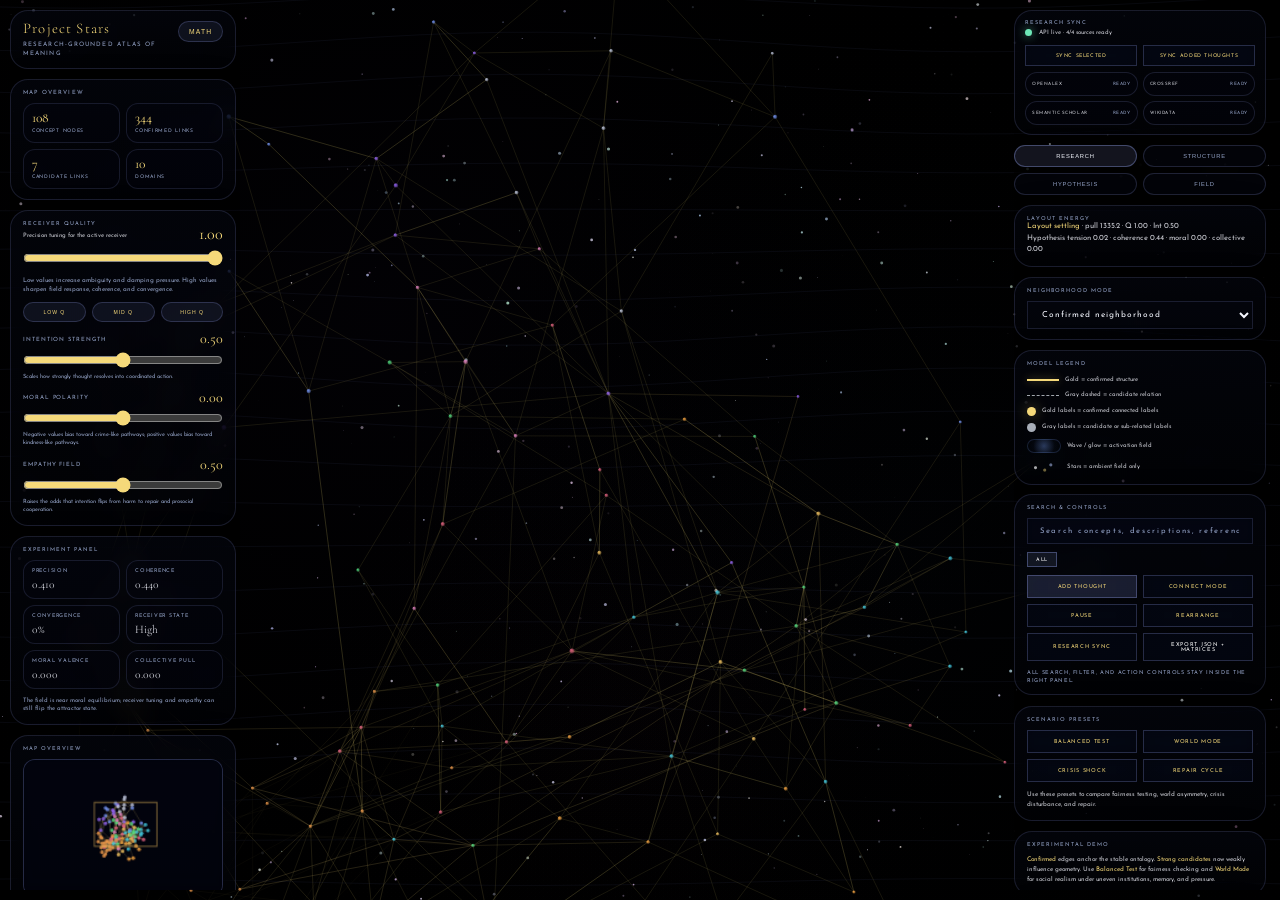
<file: index.html>
<!DOCTYPE html>
<html lang="en">
<head>
<meta charset="UTF-8">
<meta name="viewport" content="width=device-width, initial-scale=1.0">
<title>Project Stars</title>
<link href="https://fonts.googleapis.com/css2?family=Cormorant+Garamond:ital,wght@0,300;0,400;0,600;1,300;1,400&family=Josefin+Sans:wght@100;300;400&display=swap" rel="stylesheet">

<link rel="stylesheet" href="css/style.css">







</head>
<body>

<canvas id="bg"></canvas>
<canvas id="graph"></canvas>
<canvas id="minimap"></canvas>

<div id="header">
  <div id="title-block">
    <h1>Project Stars</h1>
    <p>Research-grounded atlas of meaning</p>
  </div>
  <div id="stats">
    <div class="num" id="node-count">0</div>
    <div class="lbl">thoughts charted</div>
  </div>
</div>


<div id="brand-card" class="ui-corner">
  <div class="brand-title-row">
    <div>
      <div class="brand-title">Project Stars</div>
      <div class="brand-sub">Research-grounded atlas of meaning</div>
    </div>
    <button class="mini-hud-btn" id="math-toggle">Math</button>
  </div>
</div>

<div id="research-corner" class="ui-corner">
  <div class="corner-head">
    <div>
      <div class="corner-title">Research sync</div>
      <div class="corner-status" id="research-status"><span class="research-live-dot"></span>API live · 4/4 sources ready</div>
    </div>
  </div>
  <div class="corner-actions">
    <button class="ctrl-btn" id="sync-selected-btn">Sync Selected</button>
    <button class="ctrl-btn" id="sync-user-btn">Sync Added Thoughts</button>
  </div>
  <div class="source-pills" id="hud-source-grid"></div>
</div>

<div id="metrics-corner" class="ui-corner">
  <div class="metrics-title">Map overview</div>
  <div class="metrics-grid">
    <div class="metric-tile"><div class="value" id="metric-nodes">0</div><div class="label">Concept nodes</div></div>
    <div class="metric-tile"><div class="value" id="metric-edges">0</div><div class="label">Confirmed links</div></div>
    <div class="metric-tile"><div class="value" id="metric-candidates">0</div><div class="label">Candidate links</div></div>
    <div class="metric-tile"><div class="value" id="metric-domains">0</div><div class="label">Domains</div></div>
  </div>
</div>



<div id="receiver-card" class="ui-corner">
  <div class="corner-title">Receiver quality</div>
  <div class="receiver-topline">
    <div class="corner-status">Precision tuning for the active receiver</div>
    <div class="receiver-value" id="receiver-value">1.00</div>
  </div>
  <input class="receiver-slider" type="range" id="receiver-slider" min="0.20" max="1.00" value="1.00" step="0.01">
  <div class="receiver-sub">Low values increase ambiguity and damping pressure. High values sharpen field response, coherence, and convergence.</div>
  <div class="receiver-presets">
    <button class="mini-hud-btn" data-rq="0.35">Low Q</button>
    <button class="mini-hud-btn" data-rq="0.70">Mid Q</button>
    <button class="mini-hud-btn" data-rq="1.00">High Q</button>
  </div>
  <div class="intent-stack">
    <div class="intent-control">
      <div class="intent-row"><div class="intent-label">Intention strength</div><div class="intent-value" id="intention-value">0.50</div></div>
      <input class="intent-slider" type="range" id="intention-slider" min="0" max="1" value="0.50" step="0.01">
      <div class="intent-sub">Scales how strongly thought resolves into coordinated action.</div>
    </div>
    <div class="intent-control">
      <div class="intent-row"><div class="intent-label">Moral polarity</div><div class="intent-value" id="polarity-value">0.00</div></div>
      <input class="intent-slider" type="range" id="polarity-slider" min="-1" max="1" value="0.00" step="0.01">
      <div class="intent-sub">Negative values bias toward crime-like pathways; positive values bias toward kindness-like pathways.</div>
    </div>
    <div class="intent-control">
      <div class="intent-row"><div class="intent-label">Empathy field</div><div class="intent-value" id="empathy-value">0.50</div></div>
      <input class="intent-slider" type="range" id="empathy-slider" min="0" max="1" value="0.50" step="0.01">
      <div class="intent-sub">Raises the odds that intention flips from harm to repair and prosocial cooperation.</div>
    </div>
  </div>
</div>

<div id="experiment-card" class="ui-corner">
  <div class="corner-title">Experiment panel</div>
  <div class="experiment-grid">
    <div class="experiment-tile"><div class="k">Precision</div><div class="v" id="metric-precision">0.000</div></div>
    <div class="experiment-tile"><div class="k">Coherence</div><div class="v" id="metric-coherence">0.000</div></div>
    <div class="experiment-tile"><div class="k">Convergence</div><div class="v" id="metric-convergence">0%</div></div>
    <div class="experiment-tile"><div class="k">Receiver state</div><div class="v" id="metric-rq">High</div></div>
    <div class="experiment-tile"><div class="k">Moral valence</div><div class="v" id="metric-moral">0.000</div></div>
    <div class="experiment-tile"><div class="k">Collective pull</div><div class="v" id="metric-collective">0.000</div></div>
  </div>
  <div class="experiment-note" id="experiment-note">Formal hypothesis: semantic precision emerges from structural constraints, receiver-state tuning, and an intention field that can flip from harm to care.</div>
</div>

<div id="view-switcher">
  <button class="view-btn active" data-view="research">Research</button>
  <button class="view-btn" data-view="structure">Structure</button>
  <button class="view-btn" data-view="hypothesis">Hypothesis</button>
  <button class="view-btn" data-view="field">Field</button>
</div>

<div id="energy-card" class="ui-corner">
  <div class="corner-title">Layout energy</div>
  <div class="energy-line" id="energy-summary"><strong>Settling</strong> · computing structural pull</div>
  <div class="energy-line" id="energy-detail">Hypothesis tension and cluster stability update live.</div>
</div>

<div id="neighborhood-card" class="ui-corner">
  <div class="corner-title">Neighborhood mode</div>
  <select id="neighbor-mode">
    <option value="confirmed">Confirmed neighborhood</option>
    <option value="candidate">Candidate neighborhood</option>
    <option value="semantic">Semantic neighborhood</option>
    <option value="citation">Citation neighborhood</option>
    <option value="ontology">Ontology neighborhood</option>
  </select>
</div>

<div id="layer-legend" class="ui-corner">
  <div class="legend-title">Model legend</div>
  <div class="legend-list">
    <div class="legend-row"><span class="legend-sample-line"></span><span>Gold = confirmed structure</span></div>
    <div class="legend-row"><span class="legend-sample-line candidate"></span><span>Gray dashed = candidate relation</span></div>
    <div class="legend-row"><span class="legend-sample-dot"></span><span>Gold labels = confirmed connected labels</span></div>
    <div class="legend-row"><span class="legend-sample-dot candidate"></span><span>Gray labels = candidate or sub-related labels</span></div>
    <div class="legend-row"><span class="legend-sample-wave"></span><span>Wave / glow = activation field</span></div>
    <div class="legend-row"><span class="legend-sample-stars"></span><span>Stars = ambient field only</span></div>
  </div>
</div>

<div id="math-panel" class="ui-corner">
  <div class="math-panel-head">
    <div class="legend-title">Mathematical model</div>
    <button class="mini-hud-btn" id="math-close">✕</button>
  </div>
  <div class="math-section">
    <div class="math-label">Candidate scoring functional</div>
    <pre id="math-score">S(a,b)=0.24·sem + 0.20·cit + 0.16·topic + 0.14·nbr + 0.11·ont + 0.05·rec + 0.06·author + 0.02·entity + 0.02·source
Candidate iff S(a,b) &gt; τ,  τ = 0.46</pre>
  </div>
  <div class="math-section">
    <div class="math-label">Layout dynamics</div>
    <pre id="math-force">Repulsion: F_rep ∝ (3200·cooling + 800) / r²
Weighted springs: F_spring = w_e·0.015·(d - d_target)
where w_e = 1.00 for confirmed, 0.25 for strong candidates, 0 otherwise
Damping = 0.80, gravity = 0.005
Axiom: confirmed structure dominates, but strong candidates can weakly shape geometry.</pre>
  </div>
  <div class="math-section">
    <div class="math-label">Field source term</div>
    <pre id="math-wave">A(x,t)=Σ_i s_i exp(-||x-x_i||² / σ_i²) · (0.55 + 0.45 sin(ωt + φ_i))
Int_i'(t)=α·A(x_i,t)·Q·MoralValence_i - β·|Int_i|
MoralValence_i = tanh(γ·(EmpathyField - Threshold)) + user polarity bias
Positive intention strengthens collective attractors; negative valence strengthens crime-like pathways.</pre>
    <div class="math-section">
    <div class="math-label">Formal hypothesis</div>
    <div class="formal-note">This atlas is framed as a computational <strong>formalization</strong>, not a theorem-proof. Thoughts, feelings, goals, and intentions are modeled as state transitions in a partially free dynamical field. Precision is operationalized as a measured function of low layout energy, activation coherence, receiver quality, and an intention field whose moral valence can flip under empathy tuning.</div>
  </div>
  <div class="math-section">
    <div class="math-label">Science links</div>
    <div class="science-list">
      <div class="science-item"><strong>Free Energy Principle</strong>Layout settling plays the role of prediction-error reduction under structural constraints.</div>
      <div class="science-item"><strong>Predictive Processing</strong>Candidate relations behave like update proposals; confirmed structure behaves like stabilized priors.</div>
      <div class="science-item"><strong>Dynamical Systems Neuroscience</strong>Receiver quality acts like a metastability / gain parameter controlling whether the field resolves cleanly.</div>
      <div class="science-item"><strong>Theory of Planned Behavior</strong>Intention is modeled as the bridge from cognition to action, consistent with Ajzen's attitude-norm-control framework.</div>
      <div class="science-item"><strong>Moral Psychology & Social Identity</strong>Empathy and collective identity tune whether the same structural field resolves toward crime-like or kindness-like attractors.</div>
    </div>
  </div>
</div>

<div id="search-wrap">
  <input type="text" id="search" placeholder="Search concepts, descriptions, references">
</div>

<div id="filters"></div>
<div id="legend"></div>


<div id="detail-panel">
  <button id="dp-close">✕</button>
  <div id="dp-name"></div>
  <div class="dp-cat" id="dp-cat"></div>
  <div class="detail-grid">
    <div class="meta-grid">
      <div class="meta-pill"><div class="meta-k">Domain</div><div class="meta-v" id="dp-domain"></div></div>
      <div class="meta-pill"><div class="meta-k">Confirmed Links</div><div class="meta-v" id="dp-degree"></div></div>
      <div class="meta-pill"><div class="meta-k">Evidence Class</div><div class="meta-v" id="dp-evidence"></div></div>
      <div class="meta-pill"><div class="meta-k">Consensus</div><div class="meta-v" id="dp-consensus"></div></div>
      <div class="meta-pill"><div class="meta-k">Review State</div><div class="meta-v" id="dp-review"></div></div>
      <div class="meta-pill"><div class="meta-k">Epistemic State</div><div class="meta-v" id="dp-epistemic"></div></div>
      <div class="meta-pill"><div class="meta-k">Candidate Links</div><div class="meta-v" id="dp-candidates"></div></div>
      <div class="meta-pill"><div class="meta-k">Cluster Tightness</div><div class="meta-v" id="dp-cluster-badge"></div></div>
    </div>
    <div class="dp-desc" id="dp-desc"></div>
    <div class="dp-ref" id="dp-ref"></div>
    <div>
      <div class="dp-section-title">Research Provenance</div>
      <div class="dp-subtle" id="dp-source-summary">No external research sync has been recorded for this concept yet.</div>
      <div class="dp-mini-list" id="dp-source-list"></div>
    </div>
    <div>
      <div class="dp-section-title">Confirmed Connections</div>
      <div class="dp-conn-list" id="dp-conns"></div>
    </div>
    <div>
      <div class="dp-section-title">Candidate Relations</div>
      <div class="dp-mini-list" id="dp-possible"></div>
    </div>
    <div>
      <div class="dp-section-title">Relation Status</div>
      <div id="cluster-chip-row">
        <span class="epistemic-badge confirmed">Confirmed</span>
        <span class="epistemic-badge candidate">Candidate</span>
        <span class="epistemic-badge review">Under review</span>
        <span class="epistemic-badge rejected">Rejected</span>
        <span class="epistemic-badge insufficient">Insufficient evidence</span>
      </div>
      <div class="dp-desc" id="dp-edge-notes"></div>
    </div>
    <div>
      <div class="dp-section-title">Relation Basis</div>
      <div class="dp-score-grid" id="dp-score-list"></div>
    </div>
    <div>
      <div class="dp-section-title">Cluster Metrics</div>
      <div class="dp-mini-list" id="dp-cluster-list"></div>
    </div>
    <div>
      <div class="dp-section-title">Provenance & Review</div>
      <div class="dp-subtle" id="dp-edge-citations">No candidate edge selected.</div>
    </div>
    <button class="ctrl-btn" id="dp-focus">Center on concept</button>
  </div>
</div>

<div id="tooltip">
  <h3 id="tt-name"></h3>
  <p id="tt-desc"></p>
  <div class="tt-tag" id="tt-cat"></div>
</div>

<div id="controls">
  <button class="ctrl-btn accent" id="add-btn">Add Thought</button>
  <button class="ctrl-btn" id="connect-btn">Connect Mode</button>
  <button class="ctrl-btn" id="pause-btn">Pause</button>
  <button class="ctrl-btn" id="layout-btn">Rearrange</button>
  <button class="ctrl-btn" id="research-btn">Research Sync</button>
  <button class="ctrl-btn green" id="export-btn">Export JSON + Matrices</button>
</div>

<div id="hint">Drag to pan - Pinch to zoom - Click a node to inspect - Double-click for detail</div>
<div id="sim-status"></div>
<div id="toast"></div>

<div id="modal-bg">
  <div id="modal">
    <h2>Chart a New Thought</h2>
    <div class="field"><label>Concept</label>
      <input type="text" id="m-name" placeholder="e.g. Embodied Cognition, Dark Energy…"></div>
    <div class="field"><label>Description</label>
      <textarea id="m-desc" placeholder="What does this concept encompass?"></textarea></div>
    <div class="field"><label>Scientific Reference</label>
      <input type="text" id="m-ref" placeholder="e.g. Clark & Chalmers, 1998"></div>
    <div class="field"><label>Domain</label><select id="m-cat"></select></div>
    <div class="field"><label>Evidence Class</label>
      <select id="m-evidence">
        <option value="research-grounded">Research-grounded</option>
        <option value="theoretical">Theoretical</option>
        <option value="interpretive">Interpretive synthesis</option>
        <option value="speculative">Speculative</option>
      </select></div>
    <div class="field"><label>Consensus label</label>
      <select id="m-consensus">
        <option value="curated">Curated</option>
        <option value="strong">Strong support</option>
        <option value="emerging">Emerging</option>
        <option value="contested">Contested</option>
      </select></div>
    <div class="field"><label>Connect to (node name, optional)</label>
      <input type="text" id="m-connect" placeholder="e.g. Consciousness, Memory…"></div>
    <div class="field"><label>Relationship type</label>
      <select id="m-relation">
        <option value="related">Related</option>
        <option value="extends">Extends</option>
        <option value="contrasts-with">Contrasts with</option>
        <option value="supports">Supports</option>
        <option value="informs">Informs</option>
        <option value="shares-literature">Shares literature</option>
      </select></div>
    <div class="field"><label>Relationship layer</label>
      <select id="m-edge-status">
        <option value="confirmed">Confirmed</option>
        <option value="possible">Possible / candidate</option>
      </select></div>
    <div class="field"><label>Confidence (0-1)</label>
      <input type="number" id="m-confidence" min="0" max="1" step="0.01" placeholder="e.g. 0.72"></div>
    <div class="field"><label>Grounding basis</label>
      <input type="text" id="m-basis" placeholder="e.g. semantic overlap; citation overlap; shared authors"></div>
    <div class="field"><label>Ontology / entity hints</label>
      <input type="text" id="m-entities" placeholder="e.g. predictive processing; self-model; Q12345"></div>
    <div class="field"><label>Edge rationale</label>
      <textarea id="m-edge-rationale" placeholder="Why should this connection exist? Cite overlap, shared authors, topic proximity, or bridge structure."></textarea></div>
    <div class="field"><label>Edge citations / provenance</label>
      <input type="text" id="m-edge-citations" placeholder="e.g. OpenAlex:W123; Crossref:10.xxxx/xxxx; Semantic Scholar:paperId"></div>
    <div class="field"><label>Review metadata</label>
      <input type="text" id="m-review" placeholder="e.g. pending-review · curator note · checked 2026-03-27"></div>
    <div id="modal-btns">
      <button class="modal-btn cancel" id="modal-cancel">Cancel</button>
      <button class="modal-btn confirm" id="modal-confirm">Chart It</button>
    </div>
  </div>
</div>




  <script type="module" src="js/main.js"></script>
</body>
</html>
</file>
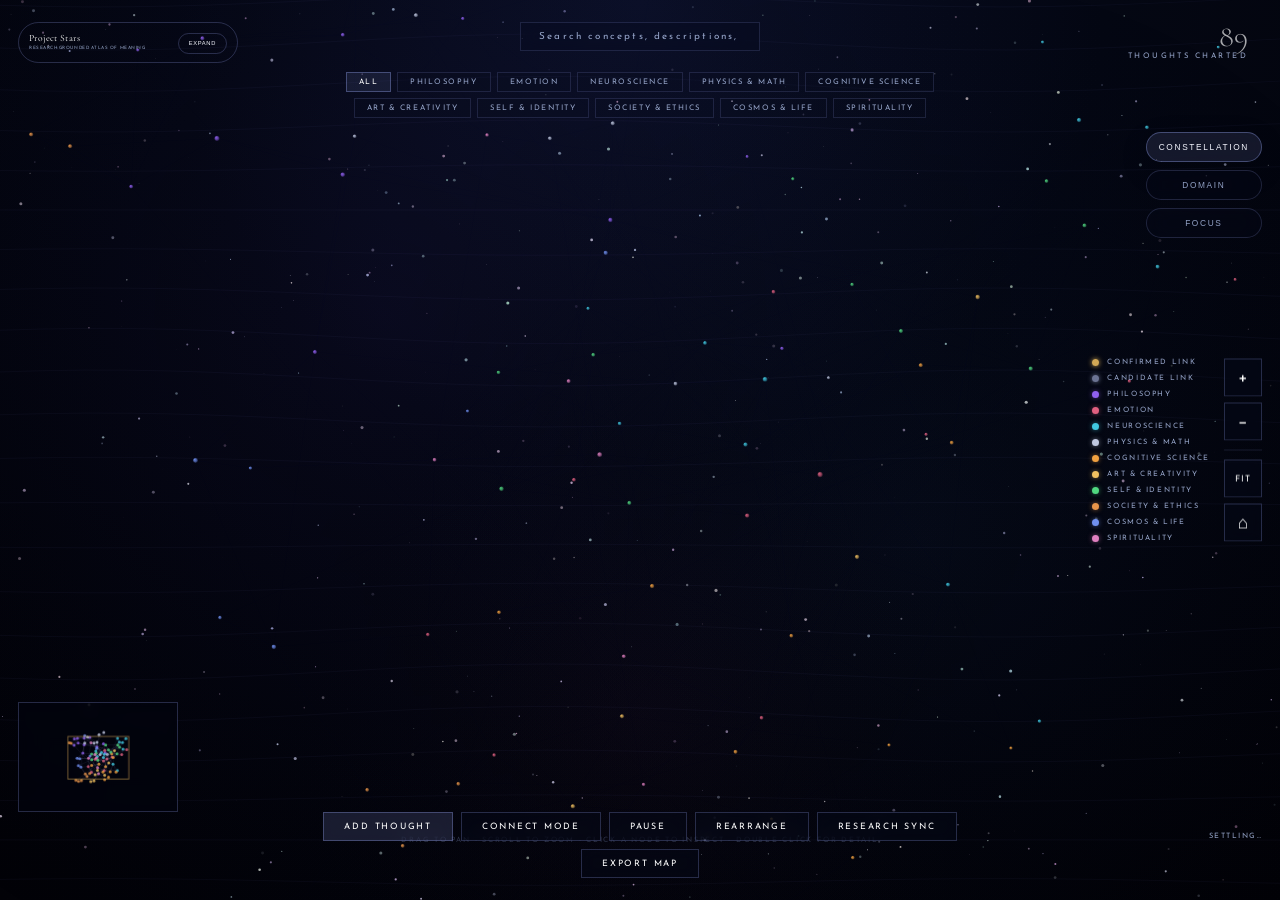
<file: Index.html>
<!DOCTYPE html>
<html lang="en">
<head>
<meta charset="UTF-8">
<meta name="viewport" content="width=device-width, initial-scale=1.0">
<title>Project Stars</title>
<link href="https://fonts.googleapis.com/css2?family=Cormorant+Garamond:ital,wght@0,300;0,400;0,600;1,300;1,400&family=Josefin+Sans:wght@100;300;400&display=swap" rel="stylesheet">
<style>
*, *::before, *::after { box-sizing: border-box; margin: 0; padding: 0; }
:root {
  --void: #03030a;
  --void-2:#070714;
  --glow-gold: #ffffff;
  --glow-gold-dim: rgba(132, 145, 214, 0.45);
  --text: #f5f7ff;
  --text-soft: rgba(245,247,255,0.84);
  --muted: #94a3c7;
  --muted-2: rgba(148,163,199,0.62);
  --panel: rgba(6,10,28,0.42);
  --panel-strong: rgba(8,12,30,0.56);
  --panel-line: rgba(132,145,214,0.28);
  --accent: rgba(132,145,214,0.72);
  --success: rgba(80,216,128,0.9);
  --shadow: 0 18px 60px rgba(0,0,0,0.22);
  --radius: 18px;
}
html,body { width:100%; height:100%; background:radial-gradient(circle at top, #0b1028 0%, #040713 42%, #020207 100%); color:var(--text);
  font-family:'Josefin Sans',sans-serif; overflow:hidden; user-select:none; }
canvas#bg { position:fixed; inset:0; z-index:0; pointer-events:none; }
canvas#graph { position:fixed; inset:0; z-index:1; }
canvas#minimap { position:fixed; bottom:88px; left:18px; z-index:12;
  border:1px solid var(--panel-line); background:rgba(3,8,24,0.30);
  backdrop-filter:blur(6px); width:160px; height:110px; cursor:crosshair; }

/* ── HEADER ── */
#header { position:fixed; top:0; left:0; right:0; z-index:10;
  padding:22px 32px 0; display:flex; align-items:flex-start; justify-content:space-between;
  pointer-events:none; }
#title-block h1 { font-family:'Cormorant Garamond',serif; font-size:1.75rem; font-weight:300;
  letter-spacing:0.15em; color:var(--glow-gold); text-shadow:0 0 36px rgba(132,145,214,0.28); line-height:1; }
#title-block p { font-size:0.55rem; letter-spacing:0.38em; text-transform:uppercase; color:var(--muted); margin-top:5px; }
#stats { text-align:right; }
#stats .num { font-family:'Cormorant Garamond',serif; font-size:1.9rem; font-weight:300;
  color:var(--glow-gold); opacity:.65; line-height:1; }
#stats .lbl { font-size:0.48rem; letter-spacing:0.32em; text-transform:uppercase; color:var(--muted); }

/* ── SEARCH ── */
#search-wrap { position:fixed; top:22px; left:50%; transform:translateX(-50%); z-index:10; }
#search { background:rgba(8,12,30,0.24); border:1px solid rgba(132,145,214,0.18);
  color:var(--text); font-family:'Josefin Sans',sans-serif; font-size:0.62rem;
  letter-spacing:0.22em; padding:9px 18px; width:240px; outline:none;
  transition:all .3s; backdrop-filter:blur(8px); text-align:center; }
#search::placeholder { color:var(--muted); }
#search:focus { border-color:var(--panel-line); box-shadow:0 0 18px rgba(132,145,214,0.18); }

/* ── DOMAIN FILTERS ── */
#filters { position:fixed; top:72px; left:50%; transform:translateX(-50%); z-index:10;
  display:flex; gap:6px; flex-wrap:wrap; justify-content:center; max-width:820px; }
.filter-chip { font-family:'Josefin Sans',sans-serif; font-size:0.48rem; letter-spacing:0.2em;
  text-transform:uppercase; padding:5px 12px; cursor:pointer;
  border:1px solid rgba(132,145,214,0.18); color:var(--muted);
  background:rgba(8,12,30,0.18); transition:all .25s; white-space:nowrap; }
.filter-chip:hover { color:var(--text); border-color:rgba(132,145,214,0.32); }
.filter-chip.active { color:#fff; border-color:rgba(132,145,214,0.42); background:rgba(132,145,214,0.12);
  box-shadow:0 0 12px var(--chip-glow,transparent); }

/* ── ZOOM CONTROLS ── */
#zoom-controls { position:fixed; right:18px; top:50%; transform:translateY(-50%);
  z-index:12; display:flex; flex-direction:column; gap:6px; }
.zc-btn { width:38px; height:38px; display:flex; align-items:center; justify-content:center;
  background:var(--panel); border:1px solid var(--panel-line); color:var(--glow-gold);
  font-size:1.1rem; cursor:pointer; transition:all .25s; backdrop-filter:blur(8px); }
.zc-btn:hover { background:rgba(132,145,214,0.16); border-color:rgba(132,145,214,0.45);
  box-shadow:0 0 16px rgba(132,145,214,0.16); }
.zc-btn.fit { font-size:0.55rem; letter-spacing:0.1em; }
.zc-divider { height:1px; background:rgba(132,145,214,0.16); margin:3px 0; }

/* ── LEGEND (right side) ── */
#legend { position:fixed; right:70px; top:50%; transform:translateY(-50%);
  z-index:10; display:flex; flex-direction:column; gap:8px; pointer-events:none; }
.leg-item { display:flex; align-items:center; gap:8px; }
.leg-dot { width:7px; height:7px; border-radius:50%; flex-shrink:0; }
.leg-lbl { font-size:0.46rem; letter-spacing:0.22em; text-transform:uppercase; color:var(--muted); }

/* ── BOTTOM CONTROLS ── */
#controls { position:fixed; bottom:22px; left:50%; transform:translateX(-50%);
  z-index:12; display:flex; gap:8px; flex-wrap:wrap; justify-content:center; max-width:min(980px, calc(100vw - 32px)); }
.ctrl-btn { background:rgba(8,12,30,0.34); border:1px solid var(--panel-line);
  color:var(--glow-gold); font-family:'Josefin Sans',sans-serif;
  font-size:0.55rem; letter-spacing:0.2em; text-transform:uppercase;
  padding:9px 20px; cursor:pointer; transition:all .3s; backdrop-filter:blur(8px); }
.ctrl-btn:hover { background:rgba(132,145,214,0.14); border-color:rgba(132,145,214,0.42);
  box-shadow:0 0 16px rgba(132,145,214,0.14); }
.ctrl-btn.accent { background:rgba(132,145,214,0.18); border-color:rgba(132,145,214,0.38); }
.ctrl-btn.green { color:#ffffff; border-color:var(--panel-line); background:rgba(8,12,30,0.34); }
.ctrl-btn.green:hover { background:rgba(132,145,214,0.14); border-color:rgba(132,145,214,0.42); }
.ctrl-btn.active { background:rgba(132,145,214,0.18); border-color:rgba(132,145,214,0.42); }

/* ── DETAIL PANEL ── */
#detail-panel { position:fixed; left:18px; top:50%; transform:translateY(-50%);
  width:320px; background:linear-gradient(180deg, rgba(9,13,31,0.34), rgba(5,8,20,0.22)); border:1px solid var(--panel-line);
  border-radius:22px; backdrop-filter:blur(18px); padding:22px 18px; z-index:12;
  box-shadow:var(--shadow); opacity:0; pointer-events:none; transition:opacity .3s; max-height:72vh; overflow-y:auto; }
#detail-panel.show { opacity:1; pointer-events:all; }
#dp-close { position:absolute; top:10px; right:12px; background:none; border:none;
  color:var(--muted); cursor:pointer; font-size:0.85rem; transition:color .2s; }
#dp-close:hover { color:var(--glow-gold); }
#dp-name { font-family:'Cormorant Garamond',serif; font-size:1.2rem; font-weight:300;
  color:var(--glow-gold); margin-bottom:4px; }
.dp-cat { font-size:0.47rem; letter-spacing:0.26em; text-transform:uppercase; color:var(--muted); margin-bottom:10px; }
.dp-desc { font-size:0.6rem; line-height:1.75; color:rgba(232,228,216,0.65); margin-bottom:12px; }
.dp-ref { font-size:0.5rem; letter-spacing:0.1em; color:rgba(192,205,255,0.82); font-style:italic; margin-bottom:12px; line-height:1.6; }
.dp-section-title { font-size:0.46rem; letter-spacing:0.22em; text-transform:uppercase; color:var(--muted); margin-bottom:7px; }
.dp-conn-list { display:flex; flex-wrap:wrap; gap:4px; }
.dp-conn-tag { font-size:0.5rem; letter-spacing:0.1em; border:1px solid rgba(132,145,214,0.18);
  padding:3px 7px; color:rgba(232,228,216,0.45); cursor:pointer; transition:all .2s; }
.dp-conn-tag:hover { border-color:rgba(132,145,214,0.42); color:var(--glow-gold); }

/* ── TOOLTIP ── */
#tooltip { position:fixed; pointer-events:none; background:rgba(8,12,30,0.3);
  border:1px solid var(--panel-line); backdrop-filter:blur(16px);
  padding:12px 16px; max-width:240px; opacity:0; transition:opacity .18s; z-index:20; }
#tooltip.show { opacity:1; }
#tooltip h3 { font-family:'Cormorant Garamond',serif; font-size:1rem; font-weight:400;
  color:var(--glow-gold); margin-bottom:3px; }
#tooltip p { font-size:0.56rem; letter-spacing:0.08em; color:var(--muted); line-height:1.6; }
#tooltip .tt-tag { display:inline-block; margin-top:6px; font-size:0.46rem;
  letter-spacing:0.2em; text-transform:uppercase; color:var(--muted);
  border:1px solid rgba(132,145,214,0.18); padding:2px 7px; }

/* ── ADD MODAL ── */
#modal-bg { position:fixed; inset:0; z-index:30; background:rgba(3,6,16,0.56);
  backdrop-filter:blur(6px); display:none; align-items:center; justify-content:center; }
#modal-bg.open { display:flex; }
#modal { background:rgba(5,9,22,0.42); border:1px solid var(--panel-line);
  border-radius:24px; box-shadow:var(--shadow); padding:32px 34px; min-width:min(620px, calc(100vw - 28px)); max-width:720px; animation:fadeIn .28s; }
@keyframes fadeIn { from{opacity:0;transform:translateY(10px)} to{opacity:1;transform:none} }
#modal h2 { font-family:'Cormorant Garamond',serif; font-size:1.5rem; font-weight:300;
  color:var(--glow-gold); margin-bottom:24px; }
.field { margin-bottom:15px; }
.field label { display:block; font-size:0.5rem; letter-spacing:0.3em; text-transform:uppercase;
  color:var(--muted); margin-bottom:6px; }
.field input,.field select,.field textarea { width:100%; background:rgba(8,12,30,0.18);
  border:1px solid rgba(132,145,214,0.18); color:var(--text);
  font-family:'Josefin Sans',sans-serif; font-size:0.72rem; padding:9px 12px; outline:none; }
.field input:focus,.field select:focus,.field textarea:focus { border-color:rgba(132,145,214,0.42); }
.field select option { background:#07071a; }
.field textarea { resize:vertical; min-height:60px; }
#modal-btns { display:flex; gap:8px; margin-top:20px; justify-content:flex-end; }
.modal-btn { font-family:'Josefin Sans',sans-serif; font-size:0.55rem; letter-spacing:0.2em;
  text-transform:uppercase; padding:9px 22px; cursor:pointer; border:1px solid; transition:all .3s; }
.modal-btn.cancel { background:transparent; border-color:rgba(132,145,214,0.18); color:var(--muted); }
.modal-btn.cancel:hover { border-color:rgba(132,145,214,0.32); color:var(--text); }
.modal-btn.confirm { background:rgba(132,145,214,0.16); border-color:rgba(132,145,214,0.38); color:var(--glow-gold); }
.modal-btn.confirm:hover { background:rgba(132,145,214,0.22); box-shadow:0 0 18px rgba(132,145,214,0.14); }

/* ── TOAST ── */
#toast { position:fixed; bottom:72px; left:50%; transform:translateX(-50%);
  background:var(--panel); border:1px solid rgba(80,216,128,0.38); color:#ffffff;
  font-size:0.56rem; letter-spacing:0.2em; text-transform:uppercase;
  padding:9px 22px; z-index:50; opacity:0; transition:opacity .4s; pointer-events:none; }
#toast.show { opacity:1; }

/* ── SIMULATION STATUS ── */
#sim-status { position:fixed; bottom:60px; right:18px; z-index:12;
  font-size:0.46rem; letter-spacing:0.2em; text-transform:uppercase; color:var(--muted); }

#hint { position:fixed; bottom:56px; left:50%; transform:translateX(-50%);
  font-size:0.46rem; letter-spacing:0.24em; text-transform:uppercase;
  color:rgba(104,120,160,0.4); pointer-events:none; white-space:nowrap; z-index:10; }


/* ── RESEARCH HUD ── */
#research-hud {
  position: fixed;
  left: 18px;
  top: 22px;
  z-index: 13;
  width: min(220px, calc(100vw - 36px));
  background: transparent;
  border: 1px solid var(--panel-line);
  border-radius: 22px;
  backdrop-filter: none;
  box-shadow: none;
  overflow: hidden;
  cursor: grab;
}

#research-hud.dragging {
  cursor: grabbing;
}

.hud-header {
  display: flex;
  justify-content: space-between;
  gap: 8px;
  padding: 10px 10px 8px;
  align-items: flex-start;
}

.hud-header > div {
  min-width: 0;
}

.hud-title {
  font-family: 'Cormorant Garamond', serif;
  font-size: 0.6rem;
  letter-spacing: 0.04em;
  line-height: 1.1;
  color: var(--glow-gold);
  white-space: normal;
  overflow-wrap: break-word;
  word-break: break-word;
}

.hud-sub {
  margin-top: 2px;
  font-size: 0.28rem;
  letter-spacing: 0.12em;
  text-transform: uppercase;
  color: var(--muted);
  line-height: 1.25;
  white-space: normal;
  overflow-wrap: break-word;
  word-break: break-word;
}

.hud-toggle {
  background: transparent;
  border: 1px solid var(--panel-line);
  color: var(--text);
  border-radius: 999px;
  padding: 6px 10px;
  font-size: 0.36rem;
  letter-spacing: 0.12em;
  text-transform: uppercase;
  cursor: pointer;
  transition: all .25s;
  white-space: normal;
  overflow-wrap: break-word;
  word-break: break-word;
  line-height: 1.15;
  text-align: center;
}

.hud-body {
  padding: 0 10px 10px;
  display: grid;
  gap: 8px;
}

.hud-copy {
  font-size: 0.58rem;
  line-height: 1.45;
  color: var(--text-soft);
  white-space: normal;
  overflow-wrap: break-word;
  word-break: break-word;
}

.hud-metrics {
  display: grid;
  grid-template-columns: repeat(3, 1fr);
  gap: 8px;
}

.metric {
  padding: 12px 10px;
  border-radius: 14px;
  background: rgba(8,12,30,0.2);
  border: 1px solid rgba(132,145,214,0.18);
}

.metric .value {
  font-family: 'Cormorant Garamond', serif;
  font-size: 1rem;
  line-height: 1.1;
  color: var(--glow-gold);
  white-space: normal;
  overflow-wrap: break-word;
  word-break: break-word;
}

.metric .label {
  margin-top: 4px;
  font-size: 0.42rem;
  letter-spacing: 0.12em;
  text-transform: uppercase;
  color: var(--muted);
  line-height: 1.3;
  white-space: normal;
  overflow-wrap: break-word;
  word-break: break-word;
}

.hud-section {
  padding-top: 2px;
  border-top: 1px solid rgba(255,255,255,0.07);
}

.hud-section h3 {
  font-size: 0.5rem;
  letter-spacing: 0.14em;
  text-transform: uppercase;
  color: var(--muted);
  margin: 12px 0 8px;
  line-height: 1.25;
  white-space: normal;
  overflow-wrap: break-word;
  word-break: break-word;
}

.hud-list {
  display: grid;
  gap: 7px;
}

.hud-list li {
  margin-left: 16px;
  font-size: 0.56rem;
  line-height: 1.4;
  color: var(--text-soft);
  white-space: normal;
  overflow-wrap: break-word;
  word-break: break-word;
}

.hud-tags {
  display: flex;
  flex-wrap: wrap;
  gap: 6px;
}

.hud-tag {
  padding: 6px 10px;
  border-radius: 999px;
  border: 1px solid rgba(132,145,214,0.22);
  background: rgba(8,12,30,0.18);
  font-size: 0.42rem;
  letter-spacing: 0.1em;
  text-transform: uppercase;
  color: var(--text-soft);
  line-height: 1.2;
  white-space: normal;
  overflow-wrap: break-word;
  word-break: break-word;
}

#research-hud.collapsed .hud-body {
  display: none;
}

#view-switcher { position:fixed; top:132px; right:18px; z-index:13; display:flex; flex-direction:column; gap:8px; }
.view-btn { min-width:112px; text-align:center; background:rgba(8,12,30,0.28); color:var(--muted);
  border:1px solid rgba(132,145,214,0.22); border-radius:999px; padding:9px 12px;
  font-size:0.52rem; letter-spacing:0.2em; text-transform:uppercase; cursor:pointer; backdrop-filter:blur(12px); transition:all .25s; }
.view-btn.active,.view-btn:hover { color:var(--text); border-color:rgba(132,145,214,0.42); background:rgba(132,145,214,0.14); box-shadow:0 10px 30px rgba(0,0,0,0.14); }

.detail-grid { display:grid; gap:10px; }
.meta-grid { display:grid; grid-template-columns:repeat(2,1fr); gap:8px; margin-bottom:12px; }
.meta-pill { border:1px solid rgba(132,145,214,0.18); border-radius:12px; padding:8px 10px; background:rgba(8,12,30,0.18); }
.meta-pill .meta-k { font-size:0.46rem; letter-spacing:0.2em; text-transform:uppercase; color:var(--muted); margin-bottom:3px; }
.meta-pill .meta-v { font-size:0.62rem; color:var(--text-soft); line-height:1.45; }
.dp-empty { font-size:0.56rem; line-height:1.65; color:var(--muted-2); }
#dp-focus { margin-top:14px; width:100%; }

kbd { font-family:inherit; font-size:0.52rem; padding:2px 6px; border-radius:6px; border:1px solid rgba(255,255,255,0.12); background:rgba(255,255,255,0.05); color:var(--text-soft); }
.dp-conn-tag.possible { border-style:dashed; color:rgba(232,228,216,0.42); background:rgba(132,145,214,0.03); }
.dp-conn-tag.possible:hover { color:rgba(255,255,255,0.82); border-color:rgba(132,145,214,0.36); }
#dp-edge-notes { color:rgba(232,228,216,0.58); min-height:22px; }


.hud-actions { display:flex; gap:8px; flex-wrap:wrap; }
.hud-status { display:grid; gap:8px; }
.hud-status-line { font-size:0.5rem; line-height:1.5; color:var(--text-soft); }
.hud-status-line strong { color:var(--glow-gold); font-weight:400; }
.hud-source-grid { display:grid; gap:6px; }
.hud-source-row { display:flex; align-items:center; justify-content:space-between; gap:8px; padding:7px 9px; border-radius:12px; border:1px solid rgba(132,145,214,0.16); background:rgba(8,12,30,0.18); }
.hud-source-name { font-size:0.44rem; letter-spacing:0.14em; text-transform:uppercase; color:var(--text-soft); }
.hud-source-state { font-size:0.44rem; letter-spacing:0.14em; text-transform:uppercase; color:var(--muted); }
.hud-source-state.ok { color:rgba(180,230,255,0.92); }
.hud-source-state.warn { color:rgba(255,210,150,0.92); }
.hud-source-state.err { color:rgba(255,160,160,0.92); }
.dp-subtle { font-size:0.52rem; line-height:1.6; color:var(--muted-2); }
.dp-mini-list { display:grid; gap:6px; }
.dp-mini-item { padding:7px 9px; border-radius:12px; border:1px solid rgba(132,145,214,0.16); background:rgba(8,12,30,0.16); }
.dp-mini-item strong { color:var(--text-soft); font-weight:400; }

@media (max-width: 980px) {
  #legend { display:none; }
  #research-hud { width:min(180px, calc(100vw - 24px)); }
  #detail-panel { left:12px; width:min(320px, calc(100vw - 24px)); top:auto; bottom:126px; transform:none; max-height:46vh; }
  #view-switcher { top:auto; right:12px; bottom:128px; }
  #header { padding:18px 18px 0 18px; }
  #search-wrap { top:18px; left:auto; right:18px; transform:none; }
  #filters { top:104px; max-width:calc(100vw - 28px); }
}

@media (max-width: 700px) {
  #research-hud { left:12px; right:auto; width:min(180px, calc(100vw - 24px)); }
  #header { padding-top:96px; }
  #search-wrap { left:12px; right:12px; top:292px; transform:none; }
  #search { width:100%; }
  #filters { top:344px; }
  #zoom-controls { right:12px; top:auto; bottom:188px; transform:none; }
  #controls { left:12px; right:12px; transform:none; justify-content:stretch; bottom:14px; }
  .ctrl-btn { flex:1 1 calc(50% - 8px); padding:11px 10px; }
  #hint { display:none; }
  canvas#minimap { width:128px; height:92px; bottom:114px; left:12px; }
}

/* Scrollbar */
#detail-panel::-webkit-scrollbar { width:3px; }
#detail-panel::-webkit-scrollbar-track { background:transparent; }
#detail-panel::-webkit-scrollbar-thumb { background:rgba(132,145,214,0.42); }
</style>
</head>
<body>

<canvas id="bg"></canvas>
<canvas id="graph"></canvas>
<canvas id="minimap"></canvas>

<div id="header">
  <div id="title-block">
    <h1></h1>
    <p></p>
  </div>
  <div id="stats">
    <div class="num" id="node-count">0</div>
    <div class="lbl">thoughts charted</div>
  </div>
</div>


<div id="research-hud" class="collapsed">
  <div class="hud-header">
    <div>
      <div class="hud-title">Project Stars</div>
      <div class="hud-sub">research-grounded atlas of meaning</div>
    </div>
    <button class="hud-toggle" id="hud-toggle">Expand</button>
  </div>
  <div class="hud-body">
    <div class="hud-copy">
      Explore concepts as connected nodes across domains. Use the map to move between broad constellations and close inspection without losing the surrounding context.
    </div>
    <div class="hud-metrics">
      <div class="metric"><div class="value" id="metric-nodes">0</div><div class="label">Concept nodes</div></div>
      <div class="metric"><div class="value" id="metric-edges">0</div><div class="label">Confirmed links</div></div>
      <div class="metric"><div class="value" id="metric-candidates">0</div><div class="label">Candidate links</div></div>
      <div class="metric"><div class="value" id="metric-domains">0</div><div class="label">Domains</div></div>
    </div>
    <div class="hud-section">
      <h3>Model</h3>
      <ul class="hud-list">
        <li>Nodes represent concepts grounded in the underlying research dataset.</li>
        <li>Confirmed links remain solid; candidate links stay faint, dashed, and review-only.</li>
        <li>Candidate suggestions are scored from grounded signals such as semantic overlap, citations, topic overlap, and shared neighbors.</li>
      </ul>
    </div>
    <div class="hud-section">
      <h3>Research sources</h3>
      <div class="hud-status">
        <div class="hud-status-line" id="research-status">Awaiting research sync.</div>
        <div class="hud-actions">
          <button class="ctrl-btn" id="sync-selected-btn">Sync Selected</button>
          <button class="ctrl-btn" id="sync-user-btn">Sync Added Thoughts</button>
        </div>
        <div class="hud-source-grid" id="hud-source-grid"></div>
      </div>
    </div>
    <div class="hud-section">
      <h3>Explore</h3>
      <div class="hud-tags"></div>
    </div>
  </div>
</div>

<div id="view-switcher">
  <button class="view-btn active" data-view="constellation">Constellation</button>
  <button class="view-btn" data-view="domain">Domain</button>
  <button class="view-btn" data-view="focus">Focus</button>
</div>

<div id="search-wrap">
  <input type="text" id="search" placeholder="Search concepts, descriptions, references">
</div>

<div id="filters"></div>
<div id="legend"></div>

<div id="zoom-controls">
  <div class="zc-btn" id="zc-in" title="Zoom In">+</div>
  <div class="zc-btn" id="zc-out" title="Zoom Out">−</div>
  <div class="zc-divider"></div>
  <div class="zc-btn fit" id="zc-fit" title="Fit All">FIT</div>
  <div class="zc-btn" id="zc-home" title="Reset">⌂</div>
</div>

<div id="detail-panel">
  <button id="dp-close">✕</button>
  <div id="dp-name"></div>
  <div class="dp-cat" id="dp-cat"></div>
  <div class="detail-grid">
    <div class="meta-grid">
      <div class="meta-pill"><div class="meta-k">Domain</div><div class="meta-v" id="dp-domain"></div></div>
      <div class="meta-pill"><div class="meta-k">Confirmed Links</div><div class="meta-v" id="dp-degree"></div></div>
      <div class="meta-pill"><div class="meta-k">Evidence Class</div><div class="meta-v" id="dp-evidence"></div></div>
      <div class="meta-pill"><div class="meta-k">Consensus</div><div class="meta-v" id="dp-consensus"></div></div>
      <div class="meta-pill"><div class="meta-k">Review State</div><div class="meta-v" id="dp-review"></div></div>
      <div class="meta-pill"><div class="meta-k">Candidate Links</div><div class="meta-v" id="dp-candidates"></div></div>
    </div>
    <div class="dp-desc" id="dp-desc"></div>
    <div class="dp-ref" id="dp-ref"></div>
    <div>
      <div class="dp-section-title">Research Provenance</div>
      <div class="dp-subtle" id="dp-source-summary">No external research sync has been recorded for this concept yet.</div>
      <div class="dp-mini-list" id="dp-source-list"></div>
    </div>
    <div>
      <div class="dp-section-title">Confirmed Connections</div>
      <div class="dp-conn-list" id="dp-conns"></div>
    </div>
    <div>
      <div class="dp-section-title">Possible Related Thoughts</div>
      <div class="dp-conn-list" id="dp-possible"></div>
    </div>
    <div>
      <div class="dp-section-title">Relationship Notes</div>
      <div class="dp-desc" id="dp-edge-notes"></div>
    </div>
    <button class="ctrl-btn" id="dp-focus">Center on concept</button>
  </div>
</div>

<div id="tooltip">
  <h3 id="tt-name"></h3>
  <p id="tt-desc"></p>
  <div class="tt-tag" id="tt-cat"></div>
</div>

<div id="controls">
  <button class="ctrl-btn accent" id="add-btn">Add Thought</button>
  <button class="ctrl-btn" id="connect-btn">Connect Mode</button>
  <button class="ctrl-btn" id="pause-btn">Pause</button>
  <button class="ctrl-btn" id="layout-btn">Rearrange</button>
  <button class="ctrl-btn" id="research-btn">Research Sync</button>
  <button class="ctrl-btn green" id="export-btn">Export Map</button>
</div>

<div id="hint">Drag to pan - Scroll to zoom - Click a node to inspect - Double-click for detail</div>
<div id="sim-status"></div>
<div id="toast"></div>

<div id="modal-bg">
  <div id="modal">
    <h2>Chart a New Thought</h2>
    <div class="field"><label>Concept</label>
      <input type="text" id="m-name" placeholder="e.g. Embodied Cognition, Dark Energy…"></div>
    <div class="field"><label>Description</label>
      <textarea id="m-desc" placeholder="What does this concept encompass?"></textarea></div>
    <div class="field"><label>Scientific Reference</label>
      <input type="text" id="m-ref" placeholder="e.g. Clark & Chalmers, 1998"></div>
    <div class="field"><label>Domain</label><select id="m-cat"></select></div>
    <div class="field"><label>Evidence Class</label>
      <select id="m-evidence">
        <option value="research-grounded">Research-grounded</option>
        <option value="theoretical">Theoretical</option>
        <option value="interpretive">Interpretive synthesis</option>
        <option value="speculative">Speculative</option>
      </select></div>
    <div class="field"><label>Consensus / confidence</label>
      <select id="m-consensus">
        <option value="curated">Curated</option>
        <option value="strong">Strong support</option>
        <option value="emerging">Emerging</option>
        <option value="contested">Contested</option>
      </select></div>
    <div class="field"><label>Connect to (node name, optional)</label>
      <input type="text" id="m-connect" placeholder="e.g. Consciousness, Memory…"></div>
    <div class="field"><label>Relationship type</label>
      <select id="m-relation">
        <option value="related">Related</option>
        <option value="extends">Extends</option>
        <option value="contrasts-with">Contrasts with</option>
        <option value="supports">Supports</option>
        <option value="informs">Informs</option>
        <option value="shares-literature">Shares literature</option>
      </select></div>
    <div class="field"><label>Edge rationale</label>
      <textarea id="m-edge-rationale" placeholder="Why should this connection exist? Cite overlap, shared authors, topic proximity, or bridge structure."></textarea></div>
    <div class="field"><label>Edge citations / provenance</label>
      <input type="text" id="m-edge-citations" placeholder="e.g. OpenAlex:W123; Crossref:10.xxxx/xxxx; Semantic Scholar:paperId"></div>
    <div class="field"><label>Review metadata</label>
      <input type="text" id="m-review" placeholder="e.g. pending-review · curator note · checked 2026-03-27"></div>
    <div id="modal-btns">
      <button class="modal-btn cancel" id="modal-cancel">Cancel</button>
      <button class="modal-btn confirm" id="modal-confirm">Chart It</button>
    </div>
  </div>
</div>

<script>
// ═══════════════════════════════════════════════════════════
// CATEGORIES
// ═══════════════════════════════════════════════════════════
const CATEGORIES = [
  { id:'philosophy',   label:'Philosophy',         color:'#9060f0', glow:'rgba(144,96,240,.55)' },
  { id:'emotion',      label:'Emotion',            color:'#e06080', glow:'rgba(224,96,128,.55)' },
  { id:'neuroscience', label:'Neuroscience',       color:'#40c8e0', glow:'rgba(64,200,224,.55)' },
  { id:'physics',      label:'Physics & Math',     color:'#c0c8e0', glow:'rgba(192,200,224,.55)' },
  { id:'cognitive',    label:'Cognitive Science',  color:'#f0a040', glow:'rgba(240,160,64,.55)' },
  { id:'art',          label:'Art & Creativity',   color:'#f0c060', glow:'rgba(240,192,96,.55)' },
  { id:'self',         label:'Self & Identity',    color:'#50d880', glow:'rgba(80,216,128,.55)' },
  { id:'society',      label:'Society & Ethics',   color:'#e8954a', glow:'rgba(232,149,74,.55)' },
  { id:'cosmos',       label:'Cosmos & Life',      color:'#7090f0', glow:'rgba(112,144,240,.55)' },
  { id:'spirit',       label:'Spirituality',       color:'#e080c0', glow:'rgba(224,128,192,.55)' },
];
const CMAP = {}; CATEGORIES.forEach(c=>CMAP[c.id]=c);

// ═══════════════════════════════════════════════════════════
// NODES — 92 thoughts grounded in contemporary research
// ═══════════════════════════════════════════════════════════
const SEED_NODES = [
// ── PHILOSOPHY ──
{id:1, label:'Being', cat:'philosophy', r:20,
 desc:'The bedrock of ontology — that something exists rather than nothing. Heidegger called it the forgotten question of Western thought.',
 ref:'Heidegger, Being and Time (1927); Parfit, Reasons and Persons (1984)'},
{id:2, label:'Truth', cat:'philosophy', r:18,
 desc:'The correspondence, coherence, or pragmatic usefulness of a belief. Recent epistemology interrogates how social forces distort what counts as truth.',
 ref:'James, Pragmatism (1907); Fricker, Epistemic Injustice (2007)'},
{id:3, label:'Free Will', cat:'philosophy', r:17,
 desc:'Whether deliberation is genuinely open or secretly determined. Compatibilists argue freedom is compatible with determinism; libertarians deny it.',
 ref:'Kane, The Significance of Free Will (1996); Dennett, Freedom Evolves (2003)'},
{id:4, label:'Consciousness', cat:'philosophy', r:22,
 desc:'Chalmers\'s "hard problem" — why physical processes give rise to subjective experience at all. The central mystery of philosophy of mind.',
 ref:'Chalmers, The Conscious Mind (1996); Nagel, What Is It Like to Be a Bat? (1974)'},
{id:5, label:'Time', cat:'philosophy', r:19,
 desc:'Whether time flows or is a static block universe. Physicists and philosophers remain split on whether the past and future are equally real.',
 ref:'McTaggart, The Unreality of Time (1908); Barbour, The End of Time (1999)'},
{id:6, label:'Causality', cat:'philosophy', r:17,
 desc:'The structure of influence: does cause genuinely produce effect, or is it a pattern we impose on correlated events?',
 ref:'Hume, Enquiry (1748); Pearl, The Book of Why (2018)'},
{id:7, label:'Emergence', cat:'philosophy', r:18,
 desc:'How high-level properties — wetness, life, mind — arise from lower-level parts without being reducible to them.',
 ref:'Anderson, More Is Different (1972); Deacon, Incomplete Nature (2011)'},
{id:8, label:'Phenomenology', cat:'philosophy', r:16,
 desc:'The first-person study of how things appear to consciousness — bracketing assumptions to describe experience directly.',
 ref:'Husserl, Ideas I (1913); Merleau-Ponty, Phenomenology of Perception (1945)'},
{id:9, label:'Determinism', cat:'philosophy', r:15,
 desc:'The thesis that every event, including every thought, is the inevitable result of prior causes and the laws of nature.',
 ref:'Laplace, Philosophical Essay on Probabilities (1814)'},
{id:10, label:'Intentionality', cat:'philosophy', r:14,
 desc:'The "aboutness" of mental states — the fact that thoughts are always directed at something. A mark that distinguishes mind from mere matter.',
 ref:'Brentano, Psychology from an Empirical Standpoint (1874); Searle, Intentionality (1983)'},
{id:11, label:'Paradox', cat:'philosophy', r:15,
 desc:'Two incompatible conclusions, each apparently valid. Paradoxes drive progress in logic, mathematics, and physics.',
 ref:'Russell\'s Paradox (1901); Zeno\'s Paradoxes; Quine, The Ways of Paradox (1966)'},

// ── EMOTION ──
{id:12, label:'Love', cat:'emotion', r:23,
 desc:'Neuroscientifically, love activates reward circuits, suppresses critical social judgment, and releases oxytocin — bonding us across selves.',
 ref:'Fisher, Why We Love (2004); Zeki, The Neurobiology of Love (2007)'},
{id:13, label:'Grief', cat:'emotion', r:17,
 desc:'A non-linear neurobiological process: the brain\'s attempt to update a predictive model that still expects the deceased to exist.',
 ref:'O\'Connor, Grieving (2022 Nature Reviews Neuroscience)'},
{id:14, label:'Wonder', cat:'emotion', r:16,
 desc:'Awe at scale or complexity. Research shows awe measurably shrinks the self-concept and expands social concern — a reset button for the ego.',
 ref:'Keltner & Haidt, Approaching Awe (2003); Stellar et al., Self-Transcendent Emotions (2017)'},
{id:15, label:'Fear', cat:'emotion', r:17,
 desc:'Mediated primarily by the amygdala, fear evolved as a fast-route survival signal — bypassing cortical deliberation in milliseconds.',
 ref:'LeDoux, The Emotional Brain (1996); Ohman, Fear and Anxiety (2000)'},
{id:16, label:'Joy', cat:'emotion', r:19,
 desc:'A state of elevated dopaminergic and serotonergic activity. Barbara Fredrickson\'s broaden-and-build theory: joy expands thought-action repertoires.',
 ref:'Fredrickson, The Broaden-and-Build Theory (2001)'},
{id:17, label:'Loneliness', cat:'emotion', r:16,
 desc:'Chroni loneliness is now classified as a public health crisis. It activates the same neural pain circuits as physical injury — isolation literally hurts.',
 ref:'Cacioppo & Patrick, Loneliness (2008); Holt-Lunstad et al., Social Isolation (2015)'},
{id:18, label:'Empathy', cat:'emotion', r:17,
 desc:'Both affective (feeling with) and cognitive (perspective-taking). Mirror neuron systems partially underpin it — but cultural learning is equally decisive.',
 ref:'Decety & Jackson, The Functional Architecture of Empathy (2004); Singer & Klimecki (2014)'},
{id:19, label:'Shame', cat:'emotion', r:15,
 desc:'A global negative evaluation of the self — distinct from guilt (about acts). Chronic shame is linked to narcissism, depression, and aggression.',
 ref:'Tangney & Dearing, Shame and Guilt (2002); Brown, I Thought It Was Just Me (2007)'},
{id:20, label:'Awe', cat:'emotion', r:16,
 desc:'Triggered by vastness that challenges existing mental schemas. Awe reduces inflammation markers and increases prosocial behavior.',
 ref:'Stellar et al., Awe and Inflammation (2015, Emotion)'},
{id:21, label:'Nostalgia', cat:'emotion', r:14,
 desc:'A bittersweet emotion that boosts social connectedness and meaning. Neuroimaging shows it recruits autobiographical memory and reward systems together.',
 ref:'Wildschut et al., Nostalgia: Content, Triggers, Functions (2006)'},

// ── NEUROSCIENCE ──
{id:22, label:'Predictive Processing', cat:'neuroscience', r:21,
 desc:'The leading theory of brain function: the brain is a prediction machine, constantly generating models of the world and updating on prediction errors. Perception is controlled hallucination.',
 ref:'Clark, Surfing Uncertainty (2016); Friston, The Free-Energy Principle (2010)'},
{id:23, label:'Default Mode Network', cat:'neuroscience', r:18,
 desc:'A brain network active during rest, self-referential thought, and social cognition. Dysregulation links to depression, anxiety, and rumination.',
 ref:'Raichle, The Brain\'s Default Mode Network (2015, Annual Review)'},
{id:24, label:'Neuroplasticity', cat:'neuroscience', r:19,
 desc:'The brain\'s lifelong capacity to rewire synaptic connections in response to experience — overturning the once-dominant view that adult brains are fixed.',
 ref:'Doidge, The Brain That Changes Itself (2007); Merzenich, Soft-Wired (2013)'},
{id:25, label:'Interoception', cat:'neuroscience', r:17,
 desc:'The brain\'s sensing of the body\'s internal state — heartbeat, gut, breath. Increasingly seen as the biological root of emotion, self, and even social awareness.',
 ref:'Craig, How Do You Feel? (2015); Seth, Being You (2021)'},
{id:26, label:'Mirror Neurons', cat:'neuroscience', r:16,
 desc:'Neurons that fire both when executing an action and when observing another perform it. Proposed as a substrate for imitation, empathy, and language acquisition.',
 ref:'Rizzolatti & Sinigaglia, Mirrors in the Brain (2008)'},
{id:27, label:'Synaptic Pruning', cat:'neuroscience', r:14,
 desc:'The adolescent brain eliminates unused synaptic connections — a process of neural editing that shapes personality and vulnerability to psychiatric conditions.',
 ref:'Paus, Keshavan & Giedd, Why Do Many Psychiatric Disorders Emerge in Adolescence? (2008)'},
{id:28, label:'Embodied Cognition', cat:'neuroscience', r:18,
 desc:'Cognition is not computation in a brain-box but is shaped by the whole body and environment. Posture, gesture, and sensation co-constitute thought.',
 ref:'Varela, Thompson & Rosch, The Embodied Mind (1991); Lakoff & Johnson, Philosophy in the Flesh (1999)'},
{id:29, label:'Attention', cat:'neuroscience', r:19,
 desc:'The selective allocation of neural resources. William James called it "the taking possession by the mind." Its voluntary control is the foundation of self-regulation.',
 ref:'Posner, Orienting of Attention (1980); McGilchrist, The Master and His Emissary (2009)'},
{id:30, label:'Sleep & Memory', cat:'neuroscience', r:17,
 desc:'During sleep, the hippocampus replays waking experiences and transfers them to cortical long-term storage — memory consolidation requires unconsciousness.',
 ref:'Walker, Why We Sleep (2017); Wilson & McNaughton (1994, Science)'},
{id:31, label:'Emotional Regulation', cat:'neuroscience', r:16,
 desc:'The set of strategies — reappraisal, suppression, distancing — by which the prefrontal cortex modulates amygdalar responses to emotional stimuli.',
 ref:'Gross, The Emerging Field of Emotion Regulation (1998)'},
{id:32, label:'Salience', cat:'neuroscience', r:15,
 desc:'The salience network (insula + anterior cingulate) determines what reaches conscious awareness — it is the gatekeeper between internal and external worlds.',
 ref:'Menon & Uddin, Saliency, Switching, Attention (2010)'},
{id:33, label:'Glymphatic System', cat:'neuroscience', r:14,
 desc:'The brain\'s waste-clearance system — active during deep sleep — flushes out amyloid and tau proteins implicated in Alzheimer\'s disease.',
 ref:'Iliff et al. (2012, Science Translational Medicine)'},

// ── PHYSICS & MATH ──
{id:34, label:'Entropy', cat:'physics', r:18,
 desc:'The universe\'s tendency toward disorder defines the arrow of time. Boltzmann showed entropy is a measure of the number of microscopic arrangements a system can occupy.',
 ref:'Boltzmann (1872); Carroll, From Eternity to Here (2010)'},
{id:35, label:'Quantum Superposition', cat:'physics', r:18,
 desc:'A quantum system exists in multiple states simultaneously until measured. Schrödinger\'s equation governs superposed states — its interpretation remains contested.',
 ref:'Schrödinger (1935); Everett, Relative State Formulation (1957)'},
{id:36, label:'Infinity', cat:'physics', r:17,
 desc:'Cantor\'s set theory revealed infinite hierarchies of infinity. In physics, infinities in equations often signal the limits of current theory.',
 ref:'Cantor, Über unendliche Lineare Punktmannigfaltigkeiten (1883)'},
{id:37, label:'Information Theory', cat:'physics', r:17,
 desc:'Shannon\'s formalization of information as a measure of surprise. Modern physics increasingly treats information as fundamental — "it from bit."',
 ref:'Shannon, A Mathematical Theory of Communication (1948); Wheeler (1990)'},
{id:38, label:'Many-Worlds', cat:'physics', r:15,
 desc:'Everett\'s interpretation of quantum mechanics: every quantum event branches the universe into parallel outcomes, all equally real.',
 ref:'Everett (1957); Deutsch, The Fabric of Reality (1997)'},
{id:39, label:'Complexity Theory', cat:'physics', r:16,
 desc:'The science of systems with many interacting parts that produce emergent, unpredictable global behaviors — from ant colonies to economies to consciousness.',
 ref:'Holland, Emergence: From Chaos to Order (1998); Kauffman, The Origins of Order (1993)'},
{id:40, label:'Dark Matter', cat:'physics', r:15,
 desc:'Unknown matter comprising 27% of the universe — inferred from gravitational effects but never directly detected. The universe is mostly invisible to us.',
 ref:'Rubin & Ford (1970); Planck Collaboration (2018)'},
{id:41, label:'Holographic Principle', cat:'physics', r:14,
 desc:'All information in a volume of space can be encoded on its boundary surface — suggesting our three-dimensional universe may be a projection.',
 ref:'\'t Hooft (1993); Susskind (1995); Maldacena, The Large-N Limit (1997)'},

// ── COGNITIVE SCIENCE ──
{id:42, label:'Metacognition', cat:'cognitive', r:18,
 desc:'Thinking about thinking. The ability to monitor and regulate one\'s own cognitive processes — a key differentiator of expert from novice performance.',
 ref:'Flavell, Metacognition and Cognitive Monitoring (1979); Dunning-Kruger (1999)'},
{id:43, label:'Cognitive Bias', cat:'cognitive', r:19,
 desc:'Systematic errors in reasoning arising from mental shortcuts (heuristics). Kahneman and Tversky catalogued over 180 — they are not bugs but evolved features.',
 ref:'Tversky & Kahneman, Judgment Under Uncertainty (1974); Kahneman, Thinking, Fast and Slow (2011)'},
{id:44, label:'Flow State', cat:'cognitive', r:17,
 desc:'Csikszentmihalyi\'s optimal experience: total absorption in a skill-matched challenge, accompanied by loss of self-consciousness and distorted time perception.',
 ref:'Csikszentmihalyi, Flow: The Psychology of Optimal Experience (1990)'},
{id:45, label:'Theory of Mind', cat:'cognitive', r:18,
 desc:'The capacity to attribute mental states — beliefs, desires, intentions — to others. Absent in early autism; it underlies all social complexity and storytelling.',
 ref:'Premack & Woodruff (1978); Baron-Cohen, Leslie & Frith (1985)'},
{id:46, label:'Working Memory', cat:'cognitive', r:16,
 desc:'The cognitive workspace where information is held and manipulated for immediate use. Baddeley\'s model identifies a phonological loop, visuospatial sketchpad, and central executive.',
 ref:'Baddeley & Hitch (1974); Miller, The Magical Number Seven (1956)'},
{id:47, label:'Pattern Recognition', cat:'cognitive', r:17,
 desc:'The brain\'s core operation — finding regularities in noisy sensory data. Both its power and its weakness: we find patterns even where none exist (apophenia).',
 ref:'Gestalt psychology; Kahneman; Shermer, The Believing Brain (2011)'},
{id:48, label:'Decision Making', cat:'cognitive', r:17,
 desc:'Somatic marker hypothesis: emotion is not the enemy of reason but is necessary for rational choice. Patients with prefrontal damage can\'t decide despite intact logic.',
 ref:'Damasio, Descartes\' Error (1994); Kahneman & Tversky, Prospect Theory (1979)'},
{id:49, label:'Conceptual Metaphor', cat:'cognitive', r:15,
 desc:'Lakoff & Johnson: abstract concepts are structured by embodied metaphors. We understand argument as war, time as a resource, the mind as a container.',
 ref:'Lakoff & Johnson, Metaphors We Live By (1980)'},
{id:50, label:'Linguistic Relativity', cat:'cognitive', r:15,
 desc:'The hypothesis that language shapes thought — weak version widely accepted: different languages predispose different cognitive patterns (color, time, space).',
 ref:'Whorf (1940s); Boroditsky, How Language Shapes Thought (2011)'},
{id:51, label:'Cognitive Load', cat:'cognitive', r:14,
 desc:'Working memory has limited capacity — when overloaded, learning and decision quality collapse. Sweller\'s theory underpins modern instructional design.',
 ref:'Sweller, Cognitive Load During Problem Solving (1988)'},

// ── ART & CREATIVITY ──
{id:52, label:'Beauty', cat:'art', r:19,
 desc:'Kant\'s "free play of imagination and understanding." Neurostheticians find beauty activates the medial orbito-frontal cortex — a region associated with reward.',
 ref:'Kant, Critique of Judgment (1790); Chatterjee & Vartanian, Neuroaesthetics (2014)'},
{id:53, label:'Story', cat:'art', r:19,
 desc:'The mind\'s primary sense-making form. Narrative activates multiple brain regions simultaneously — motor, sensory, emotional — far more than factual statements.',
 ref:'Bruner, Actual Minds, Possible Worlds (1986); Gottschall, The Storytelling Animal (2012)'},
{id:54, label:'Music', cat:'art', r:18,
 desc:'Music uniquely activates reward, motor, and emotional circuits simultaneously. Anticipation — tension before resolution — is as pleasurable as the resolution itself.',
 ref:'Huron, Sweet Anticipation (2006); Salimpoor et al., Anatomically Distinct Dopamine Release (2011)'},
{id:55, label:'Imagination', cat:'art', r:20,
 desc:'Shares neural architecture with episodic memory and future simulation — the hippocampus is central to all three. To imagine is to remember a world that hasn\'t happened yet.',
 ref:'Schacter & Addis, The Cognitive Neuroscience of Constructive Memory (2007)'},
{id:56, label:'Play', cat:'art', r:16,
 desc:'Cross-species behavior that is intrinsically motivated, process-focused, and preparatory. In humans, play is the laboratory of innovation, identity, and social rule learning.',
 ref:'Sutton-Smith, The Ambiguity of Play (1997); Brown, Play (2009)'},
{id:57, label:'Symbol', cat:'art', r:15,
 desc:'The capacity to let one thing stand for another. Human symbolic thought — beginning with cave art ~45,000 ya — is uniquely open-ended and culturally cumulative.',
 ref:'Deacon, The Symbolic Species (1997); Mithen, The Prehistory of the Mind (1996)'},
{id:58, label:'Ritual', cat:'art', r:15,
 desc:'Repeated, symbolic action that coordinates collective emotion and reinforces group identity. Cross-culturally universal — from funerals to handshakes to sport.',
 ref:'Bell, Ritual Theory, Ritual Practice (1992); Durkheim, The Elementary Forms of Religious Life (1912)'},

// ── SELF & IDENTITY ──
{id:59, label:'Identity', cat:'self', r:19,
 desc:'Constructed, not discovered. Narrative identity theory: the self is the story we tell about the continuity of our experiences across time.',
 ref:'Ricoeur, Oneself as Another (1992); McAdams, The Stories We Live By (1993)'},
{id:60, label:'Memory', cat:'self', r:18,
 desc:'Memory is reconstructive, not reproductive — every act of recall rewrites the trace. Loftus\'s false memory research revolutionized eyewitness testimony law.',
 ref:'Loftus, The Myth of Repressed Memory (1994); Schacter, The Seven Sins of Memory (2001)'},
{id:61, label:'Death', cat:'self', r:20,
 desc:'Terror Management Theory: much of human culture is an anxiety buffer against awareness of mortality. Becker won the Pulitzer arguing civilizations are denial-of-death projects.',
 ref:'Becker, The Denial of Death (1973); Greenberg, Solomon & Pyszczynski, TMT (1986)'},
{id:62, label:'Purpose', cat:'self', r:18,
 desc:'Frankl showed purpose is foundational to psychological survival. Recent research links sense of purpose to reduced inflammation, longer telomeres, lower mortality.',
 ref:'Frankl, Man\'s Search for Meaning (1946); Hill et al., Purpose in Life (2014)'},
{id:63, label:'Ego', cat:'self', r:16,
 desc:'The constructed sense of being a unified, continuous self — now understood to be a brain-generated inference, not a fact about the world.',
 ref:'Metzinger, Being No One (2003); Hood, The Self Illusion (2012)'},
{id:64, label:'Trauma', cat:'self', r:17,
 desc:'Trauma encodes memories differently — fragmentary, sensory, easily re-triggered. Van der Kolk\'s work showed PTSD is literally stored in the body\'s physiology.',
 ref:'Van der Kolk, The Body Keeps the Score (2014); Levine, Waking the Tiger (1997)'},
{id:65, label:'Dream', cat:'self', r:17,
 desc:'REM dreams emerge when the PFC is offline and the limbic system is hyperactive. Activation-synthesis theory: dreams are the brain making narrative from random firing.',
 ref:'Hobson & McCarley, The Brain as a Dream State Generator (1977); Walker (2017)'},
{id:66, label:'Attachment', cat:'self', r:18,
 desc:'Bowlby\'s discovery: early caregiver bonds create internal working models that shape all subsequent relationships. Four attachment styles have been cross-culturally replicated.',
 ref:'Bowlby, Attachment (1969); Ainsworth, Patterns of Attachment (1978)'},
{id:67, label:'Resilience', cat:'self', r:16,
 desc:'Not the absence of trauma but the capacity to reorganize adaptive functioning under threat. Post-traumatic growth — becoming stronger at broken places — is well-documented.',
 ref:'Bonanno, Loss, Trauma, and Human Resilience (2004); Tedeschi & Calhoun, PTG (1996)'},
{id:68, label:'Ego Death', cat:'self', r:15,
 desc:'The dissolution of self-boundaries during psychedelic states or deep meditation. Correlated with decreased default mode network activity. Therapeutic potential now actively researched.',
 ref:'Carhart-Harris et al., Neural Correlates of the Psychedelic State (2012)'},

// ── SOCIETY & ETHICS ──
{id:69, label:'Justice', cat:'society', r:18,
 desc:'Rawls\'s veil of ignorance: principles chosen without knowing your place in society. Sen argues justice is inseparable from capabilities — what people can actually do and be.',
 ref:'Rawls, A Theory of Justice (1971); Sen, The Idea of Justice (2009)'},
{id:70, label:'Power', cat:'society', r:17,
 desc:'Foucault\'s power is not possessed but exercised through discourse, institutions, and norms — it produces subjects as much as it represses them.',
 ref:'Foucault, Discipline and Punish (1975); Lukes, Power: A Radical View (2005)'},
{id:71, label:'Trust', cat:'society', r:17,
 desc:'The foundation of social capital and economic exchange. High-trust societies outperform low-trust ones by virtually every metric of wellbeing.',
 ref:'Putnam, Bowling Alone (2000); Fukuyama, Trust (1995)'},
{id:72, label:'Tribalism', cat:'society', r:17,
 desc:'The in-group/out-group distinction is cognitively automatic and cross-culturally universal. Social identity theory: we derive self-esteem from group membership.',
 ref:'Tajfel & Turner, Social Identity Theory (1979); Haidt, The Righteous Mind (2012)'},
{id:73, label:'Cooperation', cat:'society', r:17,
 desc:'Humans cooperate with non-kin strangers at an unparalleled scale — enabled by shared fictions, institutions, and the capacity for altruistic punishment of cheaters.',
 ref:'Axelrod, The Evolution of Cooperation (1984); Henrich, The Secret of Our Success (2015)'},
{id:74, label:'Freedom', cat:'society', r:18,
 desc:'Berlin\'s two concepts: negative liberty (freedom from interference) vs. positive liberty (capacity for self-realization). Both matter — and they conflict.',
 ref:'Berlin, Two Concepts of Liberty (1958); Nozick vs. Rawls debate'},
{id:75, label:'Reciprocity', cat:'society', r:15,
 desc:'The universal norm of returning benefit for benefit. Strong reciprocity — rewarding cooperators and punishing defectors at personal cost — stabilizes large-scale cooperation.',
 ref:'Fehr & Gächter, Altruistic Punishment in Humans (2002, Nature)'},
{id:76, label:'Status', cat:'society', r:15,
 desc:'Dominance hierarchies exist in all human societies. Relative status (not absolute wealth) is the strongest predictor of health outcomes — the social gradient of health.',
 ref:'Marmot, The Status Syndrome (2004); Sapolsky, Behave (2017)'},

// ── COSMOS & LIFE ──
{id:77, label:'Evolution', cat:'cosmos', r:20,
 desc:'Darwin\'s insight: random variation plus natural selection, given deep time, generates all biological complexity without foresight or design.',
 ref:'Darwin, On the Origin of Species (1859); Dawkins, The Selfish Gene (1976)'},
{id:78, label:'Life', cat:'cosmos', r:21,
 desc:'Life is defined by autopoiesis — self-maintenance through metabolism — and Darwinian heredity. Its origin from chemistry remains one of science\'s deepest open questions.',
 ref:'Maturana & Varela, Autopoiesis and Cognition (1980); Szostak, The Origin of Life (2009)'},
{id:79, label:'Extinction', cat:'cosmos', r:16,
 desc:'99.9% of all species that ever lived are extinct. We are likely in Earth\'s sixth mass extinction, the first driven by a single species.',
 ref:'Kolbert, The Sixth Extinction (2014); Barnosky et al. (2011, Nature)'},
{id:80, label:'Symbiosis', cat:'cosmos', r:15,
 desc:'Cooperation between organisms of different species — from mitochondria (ancient endosymbiosis) to gut microbiome. The microbiome influences mood, immunity, and cognition.',
 ref:'Margulis, Symbiosis in Cell Evolution (1981); Cryan et al., The Microbiota-Gut-Brain Axis (2019)'},
{id:81, label:'Chaos', cat:'cosmos', r:16,
 desc:'Deterministic systems can be unpredictable beyond short timescales due to sensitivity to initial conditions — the butterfly effect. Weather is the canonical example.',
 ref:'Lorenz, Deterministic Nonperiodic Flow (1963); Gleick, Chaos (1987)'},
{id:82, label:'Space', cat:'cosmos', r:19,
 desc:'Space is not the backdrop of events but a dynamic field that bends under mass and expands at accelerating rates. We may inhabit one bubble in a multiverse.',
 ref:'Einstein, General Relativity (1915); Guth, The Inflationary Universe (1997)'},
{id:83, label:'Silence', cat:'cosmos', r:14,
 desc:'In neuroscience, silence is not the absence of neural activity but an active state of the auditory cortex. Silence is as much constructed by the brain as sound.',
 ref:'Bhikkhu, The Sounds of Silence (2010); Cage, 4\'33\" (1952)'},

// ── SPIRITUALITY ──
{id:84, label:'Transcendence', cat:'spirit', r:18,
 desc:'The experience of going beyond ordinary self-boundaries. Self-transcendent experiences activate default mode network suppression and increase a sense of unity.',
 ref:'Yaden et al., The Varieties of Self-Transcendent Experience (2017, Review of General Psychology)'},
{id:85, label:'Meaning', cat:'spirit', r:21,
 desc:'Frankl distinguished meaning from pleasure: meaning comes through suffering, work, and love. Neuroscience links meaning-making to the ventromedial prefrontal cortex.',
 ref:'Frankl, Man\'s Search for Meaning (1946); Heintzelman & King, Life Is Pretty Meaningful (2014)'},
{id:86, label:'Impermanence', cat:'spirit', r:16,
 desc:'The Buddhist insight that all phenomena are transient. Modern physics agrees: particles are excitations of fields, and fields themselves are impermanent configurations of energy.',
 ref:'Thich Nhat Hanh, The Heart of the Buddha\'s Teaching (1998)'},
{id:87, label:'Sacred', cat:'spirit', r:15,
 desc:'Durkheim: the sacred/profane distinction is the fundamental religious category. Something becomes sacred through collective ritual — it is a social, not divine, designation.',
 ref:'Durkheim, The Elementary Forms of Religious Life (1912); Haidt, The Righteous Mind (2012)'},
{id:88, label:'Compassion', cat:'spirit', r:17,
 desc:'Distinct from empathy: compassion is the motivational response to others\' suffering. Cultivating compassion (vs. empathy alone) reduces burnout and increases helping behavior.',
 ref:'Singer & Klimecki, Empathy versus Compassion (2014, Trends in Cognitive Sciences)'},
{id:89, label:'Interconnection', cat:'spirit', r:17,
 desc:'The ecological, quantum, and philosophical insight that boundaries between self and world are porous — organisms are processes embedded in larger processes.',
 ref:'Capra, The Web of Life (1996); Thich Nhat Hanh, Interbeing (1987)'},
];

// ═══════════════════════════════════════════════════════════
// EDGES: rich web of cross-domain connections
// ═══════════════════════════════════════════════════════════
const SEED_EDGES = [
  // Philosophy core
  [1,4],[1,5],[1,7],[1,11],[2,6],[2,3],[2,11],[3,69],[3,74],[4,9],[4,3],[5,4],
  [5,22],[5,25],[5,63],[5,29],[5,8],[6,34],[6,5],[7,39],[7,78],[8,5],[8,28],
  [9,6],[9,3],[10,5],[10,53],[11,36],[11,35],[11,81],
  // Emotion web
  [12,13],[12,16],[12,17],[12,18],[12,66],[12,85],[13,61],[13,64],[13,60],
  [14,20],[14,82],[14,89],[15,29],[15,64],[15,15],[16,62],[16,44],[16,85],
  [17,59],[17,23],[18,45],[18,88],[19,59],[19,63],[20,14],[20,52],[21,60],[21,59],
  // Neuroscience connections
  [22,5],[22,29],[22,25],[22,43],[22,47],[23,59],[23,65],[23,60],[24,60],[24,30],
  [24,65],[24,66],[25,12],[25,15],[25,31],[25,63],[26,18],[26,28],[27,24],[27,66],
  [28,8],[28,49],[28,53],[29,42],[29,31],[30,65],[30,60],[31,43],[31,15],[32,29],
  [32,22],[33,30],[33,65],
  // Physics links
  [34,5],[34,81],[34,6],[35,5],[35,38],[35,37],[36,85],[37,22],[37,7],[38,40],
  [39,7],[39,81],[40,82],[41,82],[41,37],
  // Cognitive science
  [42,29],[42,63],[43,48],[43,47],[43,72],[44,62],[44,55],[45,53],[45,18],[45,73],
  [46,51],[46,29],[47,22],[47,53],[47,87],[48,43],[48,3],[49,54],[49,28],[50,28],
  [50,47],[51,46],[51,48],
  // Art & creativity
  [52,20],[52,14],[52,57],[53,45],[53,59],[53,57],[54,12],[54,20],[54,56],[55,65],
  [55,60],[55,5],[56,58],[56,73],[57,87],[57,49],[58,87],[58,73],
  // Self & identity
  [59,60],[59,63],[59,66],[60,30],[60,65],[60,55],[61,84],[61,62],[61,85],[62,85],
  [62,89],[63,22],[63,68],[63,19],[64,15],[64,25],[64,31],[65,30],[65,55],[65,22],
  [66,12],[66,71],[67,64],[67,62],[68,84],[68,63],[68,86],
  // Society
  [69,2],[69,3],[69,74],[70,71],[70,76],[71,73],[71,75],[72,73],[72,15],[72,87],
  [73,75],[73,77],[74,3],[74,4],[75,76],[76,70],[76,72],
  // Cosmos & life
  [77,7],[77,78],[77,14],[77,79],[78,7],[78,80],[79,77],[79,61],[80,78],[80,89],
  [81,39],[81,6],[82,36],[82,83],[83,54],[83,32],
  // Spirituality
  [84,5],[84,89],[84,85],[85,62],[85,89],[85,16],[86,5],[86,6],[86,89],[87,58],
  [87,84],[88,18],[88,89],[88,62],[89,80],[89,7],[89,85],
  // Cross-domain surprising links
  [22,55],[34,86],[35,84],[37,53],[28,55],[8,25],[43,19],[44,55],[47,87],[39,5],
  [37,62],[40,11],[73,77],[18,52],[53,59],[31,67],[65,68],[25,8],[42,59],[36,35],
];

// GRAPH STATE, LAYERS, SCORING, AND RENDERING
const EXTERNAL_SOURCES = {
  openalex:{label:'OpenAlex', role:'works, authors, topics, citation neighborhoods', status:'ready', endpoint:'https://api.openalex.org/works'},
  crossref:{label:'Crossref', role:'DOI metadata, references, funders, provenance', status:'ready', endpoint:'https://api.crossref.org/works'},
  semanticscholar:{label:'Semantic Scholar', role:'paper graph, recommendations, expansion', status:'ready', endpoint:'https://api.semanticscholar.org/graph/v1/paper/search'},
  wikidata:{label:'Wikidata', role:'entity resolution, ontology alignment, identifiers', status:'ready', endpoint:'https://www.wikidata.org/w/api.php'}
};
const CANDIDATE_THRESHOLD=0.46;
const RESEARCH_TIMEOUT_MS=9000;
let nodes=[], edges=[], nextId=200;
const researchState={lastSyncAt:null,lastSyncTarget:'none',pending:false,pendingCount:0,lastError:'',sources:{openalex:{state:'idle',hits:0,last:null},crossref:{state:'idle',hits:0,last:null},semanticscholar:{state:'idle',hits:0,last:null},wikidata:{state:'idle',hits:0,last:null}}};
let cam={x:0,y:0,z:0.85};
let drag=null, hovered=null, selected=null;
let connectMode=false, connectFrom=null;
let searchTerm='', filterCat=null;
let paused=false, settled=false, simAge=0;
let W, H, waveTime=0;
let currentView='constellation';
const VIEW_MODES=['constellation','domain','focus'];

const bgC=document.getElementById('bg');
const bgX=bgC.getContext('2d');
const gc=document.getElementById('graph');
const ctx=gc.getContext('2d');
const mm=document.getElementById('minimap');
const mmx=mm.getContext('2d');

function resize(){
  W=gc.width=bgC.width=window.innerWidth;
  H=gc.height=bgC.height=window.innerHeight;
  drawStars();
}
window.addEventListener('resize',resize);

function pr(n){const x=Math.sin(n+1)*43758.5453;return x-Math.floor(x);}
const STOP_WORDS=new Set(['the','and','for','with','from','that','this','into','about','when','where','what','why','how','than','then','they','them','their','have','has','had','its','our','your','his','her','also','more','less','very','across','within','without','between','under','over','not','all','are','was','were','can','yet','but','too','via','use']);
function tokenize(text=''){ return (text.toLowerCase().match(/[a-z0-9]+/g)||[]).filter(t=>t.length>2&&!STOP_WORDS.has(t)); }
function unique(arr){return [...new Set(arr)];}
function intersectCount(a,b){let c=0; a.forEach(v=>{if(b.has(v))c++;}); return c;}
function jaccard(a,b){ const sa=new Set(a), sb=new Set(b); const inter=intersectCount(sa,sb); const union=new Set([...sa,...sb]).size||1; return inter/union; }
function extractYears(text=''){ return (text.match(/(?:19|20)\d{2}/g)||[]).map(Number); }
function avg(nums){ return nums.length?nums.reduce((s,v)=>s+v,0)/nums.length:null; }
function nodeText(n){ return [n.label,n.desc,n.ref].filter(Boolean).join(' '); }
function computeNodeSignals(n){
  const localTokens=tokenize(nodeText(n));
  const ext=(n.research&&n.research.signals)||{};
  const topicSeeds=[n.cat,...localTokens.filter(t=>t.length>5).slice(0,10),...(ext.topics||[])];
  const refTokens=[...(n.ref?tokenize(n.ref):[]),...(ext.references||[]),...(ext.venues||[])];
  const descTokens=[...localTokens,...(ext.abstractTokens||[]),...(ext.entities||[]),...(ext.authors||[])];
  const years=[...extractYears(n.ref||''),...((ext.years||[]).filter(Boolean))];
  return {
    tokenSet:new Set(unique(descTokens)),
    refSet:new Set(unique(refTokens)),
    topicSet:new Set(unique(topicSeeds)),
    authorSet:new Set(unique(ext.authors||[])),
    entitySet:new Set(unique(ext.entities||[])),
    yearAvg:avg(years),
    externalScore: ext.qualityScore || 0
  };
}
function edgeKey(a,b){ return a<b?`${a}::${b}`:`${b}::${a}`; }
function createEdge(a,b,overrides={}){
  const status=overrides.status||'confirmed';
  return {
    a,b,
    relation:overrides.relation||'related',
    status,
    confidence:overrides.confidence ?? (status==='confirmed'?0.95:0.58),
    basis:overrides.basis||['curated seed relation'],
    notes:overrides.notes||'',
    rationale:overrides.rationale||'',
    citations:overrides.citations||[],
    evidenceClass:overrides.evidenceClass||'research-grounded',
    consensus:overrides.consensus||'curated',
    provenance:overrides.provenance||{source:'internal-curation'},
    review:overrides.review||{state: status==='confirmed' ? 'confirmed' : 'pending-review', reviewedAt:null, reviewedBy:'human'},
    scoreComponents:overrides.scoreComponents||null
  };
}
function nodeById(id){return nodes.find(n=>n.id===id);}
function getNodeEdges(id,status=null){ return edges.filter(e=>(e.a===id||e.b===id)&&(!status||e.status===status)); }
function getConns(n,status='confirmed'){ return getNodeEdges(n.id,status).map(e=>nodeById(e.a===n.id?e.b:e.a)).filter(Boolean); }
function buildConfirmedNeighborMap(){ const m=new Map(); nodes.forEach(n=>m.set(n.id,new Set())); edges.filter(e=>e.status==='confirmed').forEach(e=>{m.get(e.a).add(e.b);m.get(e.b).add(e.a);}); return m; }
function scoreCandidate(a,b,neighborMap){
  const sa=a._signals||computeNodeSignals(a);
  const sb=b._signals||computeNodeSignals(b);
  const semantic=jaccard(sa.tokenSet,sb.tokenSet);
  const citation=jaccard(sa.refSet,sb.refSet);
  const sharedTopics=jaccard(sa.topicSet,sb.topicSet);
  const sharedNeighbors=jaccard(neighborMap.get(a.id)||new Set(),neighborMap.get(b.id)||new Set());
  const sharedAuthors=jaccard(sa.authorSet||new Set(),sb.authorSet||new Set());
  const sharedEntities=jaccard(sa.entitySet||new Set(),sb.entitySet||new Set());
  const ontology=((a.cat===b.cat)?0.55:0)+((intersectCount(sa.topicSet,sb.topicSet)>2)?0.22:0)+sharedEntities*0.23;
  let recency=0.35;
  if(sa.yearAvg&&sb.yearAvg){ recency=Math.max(0,1-Math.abs(sa.yearAvg-sb.yearAvg)/25); }
  const sourceQuality=Math.min(1, ((sa.externalScore||0)+(sb.externalScore||0))/2);
  const score=semantic*0.24+citation*0.2+sharedTopics*0.16+sharedNeighbors*0.14+ontology*0.11+recency*0.05+sharedAuthors*0.06+sharedEntities*0.02+sourceQuality*0.02;
  const basis=[];
  if(semantic>0.14) basis.push(`semantic overlap ${semantic.toFixed(2)}`);
  if(citation>0.05) basis.push(`citation overlap ${citation.toFixed(2)}`);
  if(sharedTopics>0.12) basis.push(`shared topics ${sharedTopics.toFixed(2)}`);
  if(sharedNeighbors>0.05) basis.push(`shared neighbors ${sharedNeighbors.toFixed(2)}`);
  if(sharedAuthors>0.02) basis.push(`shared authors ${sharedAuthors.toFixed(2)}`);
  if(sharedEntities>0.02) basis.push(`ontology entities ${sharedEntities.toFixed(2)}`);
  if(ontology>0.4) basis.push(a.cat===b.cat?'same domain':'ontology match');
  if(sourceQuality>0.25) basis.push(`source quality ${sourceQuality.toFixed(2)}`);
  if(!basis.length) basis.push('multi-signal weak match');
  return {score, components:{semanticSimilarity:semantic,citationOverlap:citation,sharedTopics,sharedNeighbors,ontologyMatch:ontology,recencyWeight:recency,sharedAuthors,entityMatch:sharedEntities,sourceQuality}, basis};
}



function clamp(v,min,max){ return Math.max(min, Math.min(max, v)); }
function safeArray(v){ return Array.isArray(v)?v:[]; }
function dedupeCompact(arr){ return unique((arr||[]).map(v=>String(v||'').trim()).filter(Boolean)); }
function parseCitationTokens(ref=''){ return dedupeCompact(ref.split(/[;,]|\s{2,}/).map(s=>s.trim()).filter(Boolean)); }
function setResearchStatus(msg){ const el=document.getElementById('research-status'); if(el) el.textContent=msg; }
function renderSourceStatus(){
  const wrap=document.getElementById('hud-source-grid');
  if(!wrap) return;
  wrap.innerHTML='';
  Object.entries(EXTERNAL_SOURCES).forEach(([key,meta])=>{
    const s=researchState.sources[key]||{state:'idle',hits:0,last:null};
    const row=document.createElement('div'); row.className='hud-source-row';
    const name=document.createElement('div'); name.className='hud-source-name'; name.textContent=meta.label;
    const state=document.createElement('div');
    const cls=s.state==='ok'?'ok':(s.state==='error'?'err':(s.state==='pending'?'warn':''));
    state.className='hud-source-state '+cls;
    state.textContent=s.state==='idle'?'idle':(s.state==='pending'?'syncing':`${s.state}${s.hits?` · ${s.hits}`:''}`);
    row.appendChild(name); row.appendChild(state); wrap.appendChild(row);
  });
}
function setSourceState(key,state,hits=0){
  if(!researchState.sources[key]) researchState.sources[key]={state:'idle',hits:0,last:null};
  researchState.sources[key].state=state;
  researchState.sources[key].hits=hits;
  researchState.sources[key].last=new Date().toISOString();
  renderSourceStatus();
}
async function fetchJSON(url, opts={}){
  const controller=new AbortController();
  const timer=setTimeout(()=>controller.abort(), opts.timeout||RESEARCH_TIMEOUT_MS);
  try{
    const res=await fetch(url,{headers:opts.headers||{},signal:controller.signal});
    if(!res.ok) throw new Error(`HTTP ${res.status}`);
    return await res.json();
  } finally { clearTimeout(timer); }
}
function extractDoi(ref=''){ const m=String(ref).match(/10\.\d{4,9}\/[\-._;()\/:A-Z0-9]+/i); return m?m[0]:''; }
function buildResearchQuery(node){
  const base=[node.label,node.desc,node.ref].filter(Boolean).join(' ');
  return [node.label, ...tokenize(base).slice(0,10)].join(' ').trim();
}
function ensureResearchNodeShape(node){
  if(!node.research){
    node.research={lastSyncedAt:null, summary:'', sources:{}, identifiers:{}, signals:{topics:[],references:[],authors:[],entities:[],years:[],venues:[],abstractTokens:[],qualityScore:0}, notes:[]};
  }
  node.research.sources=node.research.sources||{};
  node.research.identifiers=node.research.identifiers||{};
  node.research.signals=node.research.signals||{topics:[],references:[],authors:[],entities:[],years:[],venues:[],abstractTokens:[],qualityScore:0};
  node.research.notes=node.research.notes||[];
  return node.research;
}
function mergeResearchPayload(node, payload){
  const r=ensureResearchNodeShape(node);
  const sig=r.signals;
  Object.entries(payload.sources||{}).forEach(([k,v])=>{ r.sources[k]=v; });
  Object.assign(r.identifiers, payload.identifiers||{});
  sig.topics=dedupeCompact([...(sig.topics||[]), ...safeArray(payload.signals?.topics)]);
  sig.references=dedupeCompact([...(sig.references||[]), ...safeArray(payload.signals?.references)]);
  sig.authors=dedupeCompact([...(sig.authors||[]), ...safeArray(payload.signals?.authors)]);
  sig.entities=dedupeCompact([...(sig.entities||[]), ...safeArray(payload.signals?.entities)]);
  sig.years=dedupeCompact([...(sig.years||[]), ...safeArray(payload.signals?.years)]).map(v=>Number(v)).filter(Boolean);
  sig.venues=dedupeCompact([...(sig.venues||[]), ...safeArray(payload.signals?.venues)]);
  sig.abstractTokens=dedupeCompact([...(sig.abstractTokens||[]), ...safeArray(payload.signals?.abstractTokens)]);
  sig.qualityScore=clamp(Math.max(sig.qualityScore||0, payload.signals?.qualityScore||0),0,1);
  r.notes=dedupeCompact([...(r.notes||[]), ...safeArray(payload.notes)]);
  r.lastSyncedAt=new Date().toISOString();
  const sources=Object.keys(r.sources).filter(k=>r.sources[k]?.hitCount);
  r.summary=sources.length ? `${sources.length} sources linked · ${sources.map(k=>EXTERNAL_SOURCES[k]?.label||k).join(', ')}` : 'No external matches linked yet';
  node._signals=computeNodeSignals(node);
}
async function fetchOpenAlex(node, query){
  setSourceState('openalex','pending');
  try{
    const url=`https://api.openalex.org/works?search=${encodeURIComponent(query)}&per-page=3&mailto=research-map@example.com`;
    const json=await fetchJSON(url);
    const results=safeArray(json.results).slice(0,3);
    const topics=results.flatMap(w=>safeArray(w.concepts).map(c=>c.display_name));
    const authors=results.flatMap(w=>safeArray(w.authorships).map(a=>a.author?.display_name));
    const refs=results.flatMap(w=>safeArray(w.referenced_works));
    const venues=results.map(w=>w.primary_location?.source?.display_name).filter(Boolean);
    const years=results.map(w=>w.publication_year).filter(Boolean);
    setSourceState('openalex', results.length?'ok':'idle', results.length);
    return {sources:{openalex:{hitCount:results.length, query, works:results.map(w=>({id:w.id,title:w.display_name,year:w.publication_year,citedBy:w.cited_by_count||0,doi:w.doi||'',topics:safeArray(w.concepts).slice(0,5).map(c=>c.display_name)}))}}, identifiers:{openalex:results[0]?.id||''}, signals:{topics,authors,references:refs,venues,years,abstractTokens:tokenize(results.map(w=>w.display_name).join(' ')),qualityScore:results.length?0.78:0}, notes:results.length?[`OpenAlex matched ${results.length} work(s).`]:[]};
  } catch(err){ setSourceState('openalex','error'); return {sources:{openalex:{hitCount:0,error:String(err.message||err)}} ,notes:[`OpenAlex sync error: ${err.message||err}`]}; }
}
async function fetchCrossref(node, query){
  setSourceState('crossref','pending');
  try{
    const doi=extractDoi(node.ref||'');
    const url=doi ? `https://api.crossref.org/works/${encodeURIComponent(doi)}` : `https://api.crossref.org/works?query.bibliographic=${encodeURIComponent(query)}&rows=3`;
    const json=await fetchJSON(url,{headers:{'Accept':'application/json'}});
    const items=doi ? [json.message].filter(Boolean) : safeArray(json.message?.items).slice(0,3);
    const authors=items.flatMap(it=>safeArray(it.author).map(a=>[a.given,a.family].filter(Boolean).join(' ')));
    const refs=items.flatMap(it=>safeArray(it.reference).map(r=>r.DOI||r.article-title||r.unstructured));
    const venues=items.map(it=>safeArray(it['container-title'])[0]).filter(Boolean);
    const years=items.map(it=>it.issued?.['date-parts']?.[0]?.[0]).filter(Boolean);
    setSourceState('crossref', items.length?'ok':'idle', items.length);
    return {sources:{crossref:{hitCount:items.length, query, works:items.map(it=>({doi:it.DOI||'',title:safeArray(it.title)[0]||'',year:it.issued?.['date-parts']?.[0]?.[0]||'',publisher:it.publisher||'',referenceCount:it['reference-count']||0}))}}, identifiers:{doi:doi||items[0]?.DOI||''}, signals:{authors,references:refs,venues,years,topics:items.flatMap(it=>safeArray(it.subject||[])),abstractTokens:tokenize(items.map(it=>safeArray(it.title)[0]||'').join(' ')),qualityScore:items.length?0.72:0}, notes:items.length?[`Crossref linked ${items.length} bibliographic record(s).`]:[]};
  } catch(err){ setSourceState('crossref','error'); return {sources:{crossref:{hitCount:0,error:String(err.message||err)}} ,notes:[`Crossref sync error: ${err.message||err}`]}; }
}
async function fetchSemanticScholar(node, query){
  setSourceState('semanticscholar','pending');
  try{
    const url=`https://api.semanticscholar.org/graph/v1/paper/search?query=${encodeURIComponent(query)}&limit=3&fields=paperId,title,year,authors,citationCount,externalIds,fieldsOfStudy`;
    const json=await fetchJSON(url);
    const items=safeArray(json.data).slice(0,3);
    const authors=items.flatMap(it=>safeArray(it.authors).map(a=>a.name));
    const topics=items.flatMap(it=>safeArray(it.fieldsOfStudy));
    const years=items.map(it=>it.year).filter(Boolean);
    const refs=items.flatMap(it=>Object.values(it.externalIds||{}));
    setSourceState('semanticscholar', items.length?'ok':'idle', items.length);
    return {sources:{semanticscholar:{hitCount:items.length, query, papers:items.map(it=>({paperId:it.paperId,title:it.title,year:it.year,citationCount:it.citationCount||0,externalIds:it.externalIds||{}}))}}, identifiers:{semanticScholar:items[0]?.paperId||''}, signals:{authors,topics,references:refs,years,abstractTokens:tokenize(items.map(it=>it.title).join(' ')),qualityScore:items.length?0.74:0}, notes:items.length?[`Semantic Scholar linked ${items.length} paper graph record(s).`]:[]};
  } catch(err){ setSourceState('semanticscholar','error'); return {sources:{semanticscholar:{hitCount:0,error:String(err.message||err)}} ,notes:[`Semantic Scholar sync error: ${err.message||err}`]}; }
}
async function fetchWikidata(node, query){
  setSourceState('wikidata','pending');
  try{
    const url=`https://www.wikidata.org/w/api.php?action=wbsearchentities&search=${encodeURIComponent(node.label)}&language=en&limit=3&format=json&origin=*`;
    const json=await fetchJSON(url);
    const items=safeArray(json.search).slice(0,3);
    const entities=items.map(it=>it.label).filter(Boolean);
    const topics=items.flatMap(it=>tokenize(`${it.label||''} ${it.description||''}`));
    setSourceState('wikidata', items.length?'ok':'idle', items.length);
    return {sources:{wikidata:{hitCount:items.length, query, entities:items.map(it=>({id:it.id,label:it.label,description:it.description||'',concepturi:it.concepturi||''}))}}, identifiers:{wikidata:items[0]?.id||''}, signals:{entities,topics,abstractTokens:topics,qualityScore:items.length?0.6:0}, notes:items.length?[`Wikidata linked ${items.length} entity match(es).`]:[]};
  } catch(err){ setSourceState('wikidata','error'); return {sources:{wikidata:{hitCount:0,error:String(err.message||err)}} ,notes:[`Wikidata sync error: ${err.message||err}`]}; }
}
async function enrichNodeFromSources(node, opts={}){
  if(!node) return null;
  ensureResearchNodeShape(node);
  const query=buildResearchQuery(node);
  if(!opts.silent) setResearchStatus(`Syncing research for ${node.label}…`);
  researchState.pending=true;
  researchState.pendingCount=(researchState.pendingCount||0)+1;
  const payloads=await Promise.allSettled([fetchOpenAlex(node,query), fetchCrossref(node,query), fetchSemanticScholar(node,query), fetchWikidata(node,query)]);
  payloads.forEach(p=>{ if(p.status==='fulfilled' && p.value) mergeResearchPayload(node,p.value); });
  node.research.lastQuery=query;
  node.research.lastSyncedAt=new Date().toISOString();
  researchState.lastSyncAt=node.research.lastSyncedAt;
  researchState.lastSyncTarget=node.label;
  researchState.pendingCount=Math.max(0,(researchState.pendingCount||1)-1);
  researchState.pending=researchState.pendingCount>0;
  recomputeCandidateEdges();
  updateCounter();
  if(selected && selected.id===node.id) showPanel(node);
  const sourceHits=Object.values(node.research.sources||{}).reduce((sum,s)=>sum+(s?.hitCount||0),0);
  if(!opts.silent) setResearchStatus(sourceHits?`Last sync: ${node.label} · ${sourceHits} linked record(s).`:`Last sync: ${node.label} · no strong matches.`);
  return node;
}
async function enrichNodeSet(nodeSet, opts={}){
  const targets=(nodeSet||[]).filter(Boolean);
  if(!targets.length){ toast('No nodes available for research sync'); return; }
  setResearchStatus(`Syncing ${targets.length} thought${targets.length===1?'':'s'}…`);
  for(const node of targets){ await enrichNodeFromSources(node,{silent:true}); }
  const label=opts.label||`${targets.length} thoughts`;
  setResearchStatus(`Last sync: ${label} · ${new Date().toLocaleString()}`);
  toast(`Research sync complete · ${targets.length} thought${targets.length===1?'':'s'}`);
  if(selected) showPanel(selected);
}
function drawStars(){
  bgX.clearRect(0,0,W,H);
  [[W*.3,H*.35,W*.55,'rgba(60,30,120,0.09)'],[W*.72,H*.6,W*.45,'rgba(30,60,110,0.08)'],[W*.5,H*.8,W*.3,'rgba(100,30,80,0.06)']].forEach(([cx,cy,rad,col])=>{
    const g=bgX.createRadialGradient(cx,cy,0,cx,cy,rad);
    g.addColorStop(0,col);g.addColorStop(1,'rgba(0,0,0,0)');
    bgX.fillStyle=g;bgX.fillRect(0,0,W,H);
  });
  for(let i=0;i<500;i++){
    const x=pr(i*3+7)*W,y=pr(i*3+8)*H,r=pr(i*3+9)*1.6,a=0.1+pr(i+7)*.7;
    bgX.beginPath();bgX.arc(x,y,r,0,Math.PI*2);
    bgX.fillStyle=`rgba(${175+Math.floor(pr(i*7)*70)},${175+Math.floor(pr(i*7+1)*70)},${215+Math.floor(pr(i*7+2)*35)},${a})`;
    bgX.fill();
  }
}
function drawWaveField(){
  drawStars();
  bgX.save();
  bgX.globalAlpha=0.42;
  const spacing=Math.max(24, Math.min(42, 32/Math.max(cam.z,0.55)));
  const sx=Math.floor(W/spacing)+3;
  const sy=Math.floor(H/spacing)+3;
  const disturbance=selected?{x:W/2+cam.x+selected.x*cam.z,y:H/2+cam.y+selected.y*cam.z}:null;
  for(let yi=-1; yi<sy; yi++){
    bgX.beginPath();
    for(let xi=-1; xi<sx; xi++){
      const x=xi*spacing, y=yi*spacing;
      const long=Math.sin(x*0.007 + waveTime*0.9) * Math.cos(y*0.01 - waveTime*0.55);
      let disturbanceTerm=0;
      if(disturbance){
        const dx=x-disturbance.x, dy=y-disturbance.y;
        const d=Math.sqrt(dx*dx+dy*dy)+1;
        disturbanceTerm=Math.sin(d*0.045-waveTime*2.2)*Math.exp(-d/230)*16;
      }
      const yy=y+long*8+disturbanceTerm;
      if(xi===-1) bgX.moveTo(x,yy); else bgX.lineTo(x,yy);
    }
    bgX.strokeStyle='rgba(132,145,214,0.10)';
    bgX.lineWidth=1;
    bgX.stroke();
  }
  bgX.restore();
}

function initGraph(){
  const cp={};
  CATEGORIES.forEach((c,i)=>{
    const a=(i/CATEGORIES.length)*Math.PI*2-Math.PI/2, d=260;
    cp[c.id]={x:Math.cos(a)*d,y:Math.sin(a)*d};
  });
  nodes=SEED_NODES.map(n=>{
    const p=cp[n.cat];
    const a=pr(n.id*17)*Math.PI*2, d=50+pr(n.id*31)*130;
    const node={...n,evidence:n.evidence||'research-grounded',consensus:n.consensus||'curated',sourceType:n.sourceType||'seeded-curation',reviewState:n.reviewState||'seeded-review',provenance:n.provenance||'seed-dataset',research:n.research||{lastSyncedAt:null, summary:'', sources:{}, identifiers:{}, signals:{topics:[],references:parseCitationTokens(n.ref||''),authors:[],entities:[],years:extractYears(n.ref||''),venues:[],abstractTokens:[],qualityScore:0}, notes:[]},x:p.x+Math.cos(a)*d,y:p.y+Math.sin(a)*d,vx:(pr(n.id)-0.5)*3,vy:(pr(n.id*2)-0.5)*3,pinned:false,alpha:1,visible:true};
    node._signals=computeNodeSignals(node);
    return node;
  });
  edges=SEED_EDGES.map(([a,b])=>createEdge(a,b,{status:'confirmed', relation:'related', notes:'Seeded confirmed relation', citations:['seed-curation'], provenance:{source:'seed-curation'}, review:{state:'confirmed', reviewedAt:'2026-03-27', reviewedBy:'curator'}}));
  recomputeCandidateEdges();
  updateCounter();
}
function recomputeCandidateEdges(){
  const confirmedPairs=new Set(edges.filter(e=>e.status==='confirmed').map(e=>edgeKey(e.a,e.b)));
  edges=edges.filter(e=>e.status==='confirmed');
  const neighborMap=buildConfirmedNeighborMap();
  const candidates=[];
  for(let i=0;i<nodes.length;i++){
    for(let j=i+1;j<nodes.length;j++){
      const a=nodes[i], b=nodes[j];
      if(confirmedPairs.has(edgeKey(a.id,b.id))) continue;
      const scored=scoreCandidate(a,b,neighborMap);
      if(scored.score>=CANDIDATE_THRESHOLD){
        candidates.push(createEdge(a.id,b.id,{status:'possible', relation:a.cat===b.cat?'topic-adjacent':'candidate-bridge', confidence:Number(scored.score.toFixed(3)), basis:scored.basis, notes:'Research-grounded candidate inferred from overlap and graph structure. Never auto-promoted.', rationale:scored.basis.join(' · '), provenance:{source:'candidate-scoring-layer', sources:Object.keys(EXTERNAL_SOURCES)}, review:{state:'pending-review', reviewedAt:null, reviewedBy:'human'}, scoreComponents:scored.components, evidenceClass:'candidate-inference', consensus:'needs-review'}));
      }
    }
  }
  edges.push(...candidates.sort((x,y)=>y.confidence-x.confidence));
}
function centerOnNode(n, zoom=Math.max(cam.z, 1.2)){ cam.z=Math.min(zoom, 2.5); cam.x=-n.x*cam.z; cam.y=-n.y*cam.z; }
function fitAll(){
  if(!nodes.length)return;
  let mnX=Infinity,mxX=-Infinity,mnY=Infinity,mxY=-Infinity;
  nodes.forEach(n=>{mnX=Math.min(mnX,n.x-n.r);mxX=Math.max(mxX,n.x+n.r);mnY=Math.min(mnY,n.y-n.r);mxY=Math.max(mxY,n.y+n.r);});
  const w=mxX-mnX+160,h=mxY-mnY+160;
  cam.z=Math.max(0.12,Math.min(1.5,Math.min(W/w,H/h)));
  cam.x=-(mnX+mxX)/2*cam.z; cam.y=-(mnY+mxY)/2*cam.z;
}
function applyViewMode(mode){
  currentView=mode;
  document.querySelectorAll('.view-btn').forEach(btn=>btn.classList.toggle('active', btn.dataset.view===mode));
  settled=false; simAge=0;
  if(mode==='constellation'){ fitAll(); return; }
  if(mode==='domain'){
    const spreadX=Math.min(300, W*0.18), spreadY=Math.min(180, H*0.16);
    CATEGORIES.forEach((c,i)=>{ const row=Math.floor(i/3), col=i%3; c._targetX=(col-1)*spreadX*1.9; c._targetY=(row-1.5)*spreadY*1.7; });
    nodes.forEach((n,idx)=>{ const c=CMAP[n.cat]; const angle=(idx%12)/12*Math.PI*2; const ring=24+((idx%7)*10); n.x=(c?c._targetX:0)+Math.cos(angle)*ring; n.y=(c?c._targetY:0)+Math.sin(angle)*ring; n.vx=(Math.random()-.5)*0.5; n.vy=(Math.random()-.5)*0.5; });
    fitAll(); return;
  }
  if(mode==='focus'){ if(selected){ centerOnNode(selected, 1.6); } else if(nodes[0]) { centerOnNode(nodes[0], 1.1); } }
}
function updateCounter(){
  document.getElementById('node-count').textContent=nodes.length;
  document.getElementById('metric-nodes').textContent=nodes.length;
  document.getElementById('metric-edges').textContent=edges.filter(e=>e.status==='confirmed').length;
  document.getElementById('metric-candidates').textContent=edges.filter(e=>e.status==='possible').length;
  document.getElementById('metric-domains').textContent=CATEGORIES.length;
}
function tick(){
  if(paused) return;
  simAge++; waveTime += 0.016;
  const cooling=Math.max(0.3, 1-simAge/400);
  const REPEL=3200*cooling+800, SPRING=0.015, DAMP=0.80, GRAVITY=0.005;
  nodes.forEach(n=>{
    if(n.pinned)return;
    n.vx-=n.x*GRAVITY;n.vy-=n.y*GRAVITY;
    nodes.forEach(m=>{ if(m===n)return; const dx=n.x-m.x,dy=n.y-m.y,d2=dx*dx+dy*dy+4,f=REPEL/d2; n.vx+=dx*f;n.vy+=dy*f; });
    n.vx*=DAMP;n.vy*=DAMP; n.x+=n.vx;n.y+=n.vy;
  });
  edges.filter(e=>e.status==='confirmed').forEach(e=>{
    const a=nodeById(e.a),b=nodeById(e.b);if(!a||!b)return;
    const dx=b.x-a.x,dy=b.y-a.y,d=Math.sqrt(dx*dx+dy*dy)||1;
    const tgt=90+a.r+b.r,f=(d-tgt)*SPRING;
    const fx=dx/d*f,fy=dy/d*f;
    if(!a.pinned){a.vx+=fx;a.vy+=fy;} if(!b.pinned){b.vx-=fx;b.vy-=fy;}
  });
  nodes.forEach(n=>{
    const matchSearch=!searchTerm||(n.label.toLowerCase().includes(searchTerm)||n.desc.toLowerCase().includes(searchTerm));
    const matchCat=!filterCat||n.cat===filterCat;
    n.visible=matchSearch&&matchCat; n.alpha=n.visible?1:0.07;
  });
  if(simAge>350&&!settled){settled=true;}
  document.getElementById('sim-status').textContent=settled?'':'settling…';
}
function selectedPossibleLabelIds(){ return selected ? new Set(getConns(selected,'possible').map(n=>n.id)) : new Set(); }
function draw(){
  drawWaveField();
  ctx.clearRect(0,0,W,H);
  ctx.save();
  ctx.translate(W/2+cam.x,H/2+cam.y); ctx.scale(cam.z,cam.z);
  const possibleLabelSet=selectedPossibleLabelIds();
  edges.forEach(e=>{
    const a=nodeById(e.a),b=nodeById(e.b);if(!a||!b)return;
    const al=Math.min(a.alpha,b.alpha), isSel=selected&&(selected.id===a.id||selected.id===b.id);
    ctx.beginPath();ctx.moveTo(a.x,a.y);ctx.lineTo(b.x,b.y);
    if(e.status==='possible'){
      ctx.setLineDash([7,7]); ctx.strokeStyle=`rgba(196,208,255,${(isSel?0.26:0.11)*al})`; ctx.lineWidth=isSel?1.35:0.8;
    } else {
      ctx.setLineDash([]);
      if(isSel){ctx.strokeStyle=`rgba(240,192,96,${0.62*al})`;ctx.lineWidth=1.6;}
      else if(currentView==='domain'){ctx.strokeStyle=`rgba(140,155,195,${0.16*al})`;ctx.lineWidth=0.9;}
      else if(currentView==='focus' && selected){ctx.strokeStyle=`rgba(255,255,255,${0.26*al})`;ctx.lineWidth=1.15;}
      else{ctx.strokeStyle=`rgba(140,155,195,${0.1*al})`;ctx.lineWidth=0.7;}
    }
    ctx.stroke(); ctx.setLineDash([]);
  });
  nodes.forEach(n=>{
    const cat=CMAP[n.cat]||CMAP.philosophy, isH=hovered===n, isS=selected===n, a=n.alpha;
    if(isH||isS){ const g=ctx.createRadialGradient(n.x,n.y,0,n.x,n.y,n.r*4); g.addColorStop(0,cat.glow.replace('.55',`.${Math.round(45*a)}`)); g.addColorStop(1,'rgba(0,0,0,0)'); ctx.beginPath();ctx.arc(n.x,n.y,n.r*4,0,Math.PI*2);ctx.fillStyle=g;ctx.fill(); }
    if(connectMode&&connectFrom===n){ const g=ctx.createRadialGradient(n.x,n.y,0,n.x,n.y,n.r*5); g.addColorStop(0,'rgba(240,192,96,0.35)');g.addColorStop(1,'rgba(0,0,0,0)'); ctx.beginPath();ctx.arc(n.x,n.y,n.r*5,0,Math.PI*2);ctx.fillStyle=g;ctx.fill(); }
    const gr=ctx.createRadialGradient(n.x-n.r*.35,n.y-n.r*.35,0,n.x,n.y,n.r);
    gr.addColorStop(0,cat.color+'f0'); gr.addColorStop(0.55,cat.color+(Math.round(0xaa*a).toString(16).padStart(2,'0'))); gr.addColorStop(1,cat.color+(Math.round(0x33*a).toString(16).padStart(2,'0')));
    ctx.globalAlpha=a; ctx.beginPath();ctx.arc(n.x,n.y,n.r,0,Math.PI*2);ctx.fillStyle=gr;ctx.fill(); ctx.globalAlpha=1;
    if(isS){ctx.beginPath();ctx.arc(n.x,n.y,n.r+5,0,Math.PI*2);ctx.strokeStyle=`rgba(240,192,96,${0.75*a})`;ctx.lineWidth=1.5;ctx.stroke();}
    else if(isH){ctx.beginPath();ctx.arc(n.x,n.y,n.r+3,0,Math.PI*2);ctx.strokeStyle=`rgba(255,255,255,${0.28*a})`;ctx.lineWidth=1;ctx.stroke();}
    const baseShowLabel=cam.z>0.62||isH||isS||currentView==='domain';
    const possibleRelatedLabel=selected && possibleLabelSet.has(n.id);
    if(baseShowLabel||possibleRelatedLabel){
      let labelAlpha=Math.max(0,Math.min(1,(cam.z-0.35)*2.5))*a, fontSize=Math.max(10, Math.round(10.5/cam.z));
      if(possibleRelatedLabel && !baseShowLabel){ labelAlpha=0.28*a; fontSize=Math.max(10, Math.round(10/cam.z)); ctx.fillStyle='rgba(210,220,255,0.85)'; }
      else { ctx.fillStyle='rgba(235,230,215,1)'; }
      ctx.globalAlpha=labelAlpha; ctx.font=`${fontSize}px Josefin Sans`; ctx.textAlign='center';ctx.textBaseline='top'; ctx.fillText(n.label,n.x,n.y+n.r+5/cam.z); ctx.globalAlpha=1;
    }
  });
  ctx.restore();
}
function drawMinimap(){
  const MW=mm.width=160,MH=mm.height=110; mmx.clearRect(0,0,MW,MH); mmx.fillStyle='rgba(3,3,12,0.5)'; mmx.fillRect(0,0,MW,MH);
  if(!nodes.length)return;
  let mnX=Infinity,mxX=-Infinity,mnY=Infinity,mxY=-Infinity;
  nodes.forEach(n=>{mnX=Math.min(mnX,n.x);mxX=Math.max(mxX,n.x);mnY=Math.min(mnY,n.y);mxY=Math.max(mxY,n.y);});
  const pad=30,scx=(MW-pad*2)/(mxX-mnX||1),scy=(MH-pad*2)/(mxY-mnY||1),sc=Math.min(scx,scy),ox=MW/2-(mnX+mxX)/2*sc,oy=MH/2-(mnY+mxY)/2*sc;
  edges.forEach(e=>{ const a=nodeById(e.a),b=nodeById(e.b);if(!a||!b)return; mmx.beginPath();mmx.moveTo(a.x*sc+ox,a.y*sc+oy);mmx.lineTo(b.x*sc+ox,b.y*sc+oy); mmx.strokeStyle=e.status==='possible'?'rgba(196,208,255,0.10)':'rgba(140,155,195,0.18)'; mmx.lineWidth=0.5; mmx.stroke(); });
  nodes.forEach(n=>{ const cat=CMAP[n.cat]||CMAP.philosophy; mmx.beginPath();mmx.arc(n.x*sc+ox,n.y*sc+oy,Math.max(1.5,n.r*sc),0,Math.PI*2); mmx.fillStyle=cat.color+(n.visible?'cc':'33'); mmx.fill(); });
  const vl=(-W/2-cam.x)/cam.z,vt=(-H/2-cam.y)/cam.z,vr=vl+W/cam.z,vb=vt+H/cam.z;
  mmx.strokeStyle='rgba(240,192,96,0.5)';mmx.lineWidth=1; mmx.strokeRect(vl*sc+ox,vt*sc+oy,(vr-vl)*sc,(vb-vt)*sc);
}
function worldPos(e){ const r=gc.getBoundingClientRect(); return{x:(e.clientX-r.left-W/2-cam.x)/cam.z,y:(e.clientY-r.top-H/2-cam.y)/cam.z}; }
function nodeAt(wp){ return nodes.find(n=>Math.hypot(n.x-wp.x,n.y-wp.y)<=n.r+7)||null; }
function showPanel(n){
  selected=n;
  const confirmed=getConns(n,'confirmed');
  const possible=getConns(n,'possible').sort((a,b)=>{
    const ea=edges.find(e=>e.status==='possible'&&((e.a===n.id&&e.b===a.id)||(e.b===n.id&&e.a===a.id)));
    const eb=edges.find(e=>e.status==='possible'&&((e.a===n.id&&e.b===b.id)||(e.b===n.id&&e.a===b.id)));
    return (eb?.confidence||0)-(ea?.confidence||0);
  }).slice(0,12);
  document.getElementById('dp-name').textContent=n.label;
  document.getElementById('dp-cat').textContent=CMAP[n.cat]?.label||n.cat;
  document.getElementById('dp-domain').textContent=CMAP[n.cat]?.label||n.cat;
  document.getElementById('dp-degree').textContent=`${confirmed.length} confirmed`;
  document.getElementById('dp-evidence').textContent=n.evidence||'research-grounded';
  document.getElementById('dp-consensus').textContent=n.consensus||'curated';
  document.getElementById('dp-review').textContent=n.reviewState||'seeded-review';
  document.getElementById('dp-candidates').textContent=`${possible.length} surfaced for review`;
  document.getElementById('dp-desc').textContent=n.desc||'';
  document.getElementById('dp-ref').textContent=n.ref?'Reference: '+n.ref:'No source note attached yet.';
  const sourceSummary=document.getElementById('dp-source-summary');
  const sourceList=document.getElementById('dp-source-list');
  const research=n.research||null;
  sourceList.innerHTML='';
  if(research && Object.keys(research.sources||{}).length){
    sourceSummary.textContent=`${research.summary||'External sources attached.'}${research.lastSyncedAt?` Last synced ${new Date(research.lastSyncedAt).toLocaleString()}.`:''}`;
    Object.entries(research.sources).forEach(([key,val])=>{
      const item=document.createElement('div'); item.className='dp-mini-item';
      const title=EXTERNAL_SOURCES[key]?.label||key;
      const hits=val?.hitCount||0;
      const labelParts=[`${title}: ${hits} match${hits===1?'':'es'}`];
      if(val?.works?.[0]?.title) labelParts.push(val.works[0].title);
      if(val?.papers?.[0]?.title) labelParts.push(val.papers[0].title);
      if(val?.entities?.[0]?.label) labelParts.push(val.entities[0].label);
      item.innerHTML=`<strong>${labelParts[0]}</strong><div class="dp-subtle">${labelParts.slice(1).join(' · ') || (val?.error || 'Linked for provenance and candidate scoring.')}</div>`;
      sourceList.appendChild(item);
    });
  } else {
    sourceSummary.textContent='No external research sync has been recorded for this concept yet.';
  }
  const confirmedList=document.getElementById('dp-conns'); confirmedList.innerHTML='';
  if(!confirmed.length){ confirmedList.innerHTML='<div class="dp-empty">No confirmed links recorded yet.</div>'; }
  else { confirmed.forEach(c=>{ const t=document.createElement('div'); t.className='dp-conn-tag'; t.textContent=c.label; t.onclick=()=>showPanel(c); confirmedList.appendChild(t); }); }
  const possibleList=document.getElementById('dp-possible'); possibleList.innerHTML='';
  if(!possible.length){ possibleList.innerHTML='<div class="dp-empty">No candidate links are above the current review threshold.</div>'; }
  else { possible.forEach(c=>{ const edge=edges.find(e=>e.status==='possible'&&((e.a===n.id&&e.b===c.id)||(e.b===n.id&&e.a===c.id))); const t=document.createElement('div'); t.className='dp-conn-tag possible'; t.textContent=`${c.label} · ${(edge?.confidence||0).toFixed(2)}`; t.title=(edge?.basis||[]).join(' · '); t.onclick=()=>showPanel(c); possibleList.appendChild(t); }); }
  const strongest=possible[0] ? edges.find(e=>e.status==='possible'&&((e.a===n.id&&e.b===possible[0].id)||(e.b===n.id&&e.a===possible[0].id))) : null;
  document.getElementById('dp-edge-notes').textContent=strongest ? `Top candidate signal: ${strongest.rationale}. Review state: ${strongest.review?.state||'pending-review'}.` : 'Edge rationale, citations, provenance, and review metadata are preserved in export for both confirmed and candidate layers.';
  document.getElementById('detail-panel').classList.add('show');
  if(currentView==='focus') centerOnNode(n,1.55);
}

gc.style.cursor='grab';
gc.addEventListener('mousemove',e=>{
  const wp=worldPos(e); hovered=nodeAt(wp); gc.style.cursor=hovered?'pointer':(drag?'grabbing':'grab');
  if(drag){ if(drag.node){drag.node.x=wp.x;drag.node.y=wp.y;drag.node.pinned=true;} else{cam.x+=e.clientX-drag.lx;cam.y+=e.clientY-drag.ly;drag.lx=e.clientX;drag.ly=e.clientY;} }
  const tt=document.getElementById('tooltip');
  if(hovered){
    tt.classList.add('show');
    document.getElementById('tt-name').textContent=hovered.label;
    document.getElementById('tt-desc').textContent=hovered.desc?.slice(0,110)+(hovered.desc?.length>110?'…':'')||'';
    const possibleCount=getConns(hovered,'possible').length;
    document.getElementById('tt-cat').textContent=`${CMAP[hovered.cat]?.label||''}${possibleCount?` · ${possibleCount} candidate`:''}`;
    let tx=e.clientX+16,ty=e.clientY-8; if(tx+250>W)tx=e.clientX-260;if(ty+120>H)ty=e.clientY-120; tt.style.left=tx+'px';tt.style.top=ty+'px';
  } else { tt.classList.remove('show'); }
});
let lastClick=0;
gc.addEventListener('mousedown',e=>{
  if(e.button!==0)return;
  const wp=worldPos(e), n=nodeAt(wp);
  if(n){
    if(connectMode){
      if(!connectFrom){ connectFrom=n; }
      else if(connectFrom!==n){
        const ex=edges.find(ed=>(ed.a===connectFrom.id&&ed.b===n.id)||(ed.b===connectFrom.id&&ed.a===n.id));
        if(!ex){ edges.push(createEdge(connectFrom.id,n.id,{status:'confirmed', relation:'related', provenance:{source:'manual-connect-mode'}, review:{state:'confirmed', reviewedAt:new Date().toISOString(), reviewedBy:'human'}})); recomputeCandidateEdges(); updateCounter(); }
        connectFrom=null;
      }
    } else {
      drag={node:n}; n.pinned=true; const now=Date.now(); if(now-lastClick<340){showPanel(n);} else {selected=n;} lastClick=now;
    }
  } else { drag={lx:e.clientX,ly:e.clientY}; selected=null; document.getElementById('detail-panel').classList.remove('show'); }
});
gc.addEventListener('mouseup',()=>{ if(drag?.node)setTimeout(()=>{if(drag)drag.node.pinned=false;},800); drag=null; });
gc.addEventListener('mouseleave',()=>{ drag=null; });
gc.addEventListener('wheel',e=>{ e.preventDefault(); const prev=cam.z,f=e.deltaY<0?1.1:0.91; cam.z=Math.max(0.12,Math.min(4,cam.z*f)); const r=gc.getBoundingClientRect(); const mx=e.clientX-r.left-W/2,my=e.clientY-r.top-H/2; cam.x=mx-(mx-cam.x)*(cam.z/prev); cam.y=my-(my-cam.y)*(cam.z/prev); },{passive:false});
mm.addEventListener('click',e=>{ const r=mm.getBoundingClientRect(); const mx=e.clientX-r.left,my=e.clientY-r.top; let mnX=Infinity,mxX=-Infinity,mnY=Infinity,mxY=-Infinity; nodes.forEach(n=>{mnX=Math.min(mnX,n.x);mxX=Math.max(mxX,n.x);mnY=Math.min(mnY,n.y);mxY=Math.max(mxY,n.y);}); const pad=30,MW=160,MH=110; const sc=Math.min((MW-pad*2)/(mxX-mnX||1),(MH-pad*2)/(mxY-mnY||1)); const ox=MW/2-(mnX+mxX)/2*sc,oy=MH/2-(mnY+mxY)/2*sc; const worldX=(mx-ox)/sc,worldY=(my-oy)/sc; cam.x=-worldX*cam.z;cam.y=-worldY*cam.z; });
gc.addEventListener('touchstart',e=>{e.preventDefault(); const t=e.touches[0], wp=worldPos(t), n=nodeAt(wp); if(n){drag={node:n};n.pinned=true;selected=n;} else {drag={lx:t.clientX,ly:t.clientY};}},{passive:false});
gc.addEventListener('touchmove',e=>{e.preventDefault(); const t=e.touches[0], wp=worldPos(t); if(drag?.node){drag.node.x=wp.x;drag.node.y=wp.y;} else if(drag){cam.x+=t.clientX-drag.lx;cam.y+=t.clientY-drag.ly;drag.lx=t.clientX;drag.ly=t.clientY;}},{passive:false});
gc.addEventListener('touchend',()=>{ if(drag?.node)setTimeout(()=>{if(drag)drag.node.pinned=false;},800); drag=null; });

document.getElementById('zc-in').onclick=()=>{cam.z=Math.min(4,cam.z*1.2);};
document.getElementById('zc-out').onclick=()=>{cam.z=Math.max(0.12,cam.z/1.2);};
document.getElementById('zc-fit').onclick=fitAll;
document.getElementById('zc-home').onclick=()=>{cam={x:0,y:0,z:0.85};};
document.getElementById('pause-btn').onclick=function(){ paused=!paused; this.textContent=paused?'Resume':'Pause'; this.classList.toggle('active',paused); };
document.getElementById('layout-btn').onclick=()=>{ settled=false;simAge=0; nodes.forEach(n=>{n.x=(Math.random()-.5)*700;n.y=(Math.random()-.5)*700;n.vx=(Math.random()-.5)*8;n.vy=(Math.random()-.5)*8;}); };
document.getElementById('connect-btn').onclick=function(){ connectMode=!connectMode;connectFrom=null; this.classList.toggle('active',connectMode); this.textContent=connectMode?'✕ Exit Connect':'Connect Mode'; };
document.getElementById('research-btn').onclick=async ()=>{
  if(selected) return enrichNodeFromSources(selected);
  const userAdded=nodes.filter(n=>n.sourceType==='user-added').slice(0,12);
  if(userAdded.length) return enrichNodeSet(userAdded,{label:'added thoughts'});
  return enrichNodeSet(nodes.slice(0,8),{label:'seeded sample'});
};
document.getElementById('sync-selected-btn').onclick=async ()=>{ if(!selected){ toast('Select a node to sync'); return; } await enrichNodeFromSources(selected); };
document.getElementById('sync-user-btn').onclick=async ()=>{ const userAdded=nodes.filter(n=>n.sourceType==='user-added'); if(!userAdded.length){ toast('No added thoughts to sync yet'); return; } await enrichNodeSet(userAdded.slice(0,20),{label:'added thoughts'}); };
document.getElementById('dp-close').onclick=()=>{ document.getElementById('detail-panel').classList.remove('show');selected=null; };
document.getElementById('hud-toggle').onclick=function(){ const hud=document.getElementById('research-hud'); hud.classList.toggle('collapsed'); this.textContent=hud.classList.contains('collapsed')?'Expand':'Collapse'; };
const hud=document.getElementById('research-hud');
const hudHandle=hud.querySelector('.hud-header') || hud;
let hudDragging=false, hudOffsetX=0, hudOffsetY=0;
hudHandle.style.cursor='grab';
hudHandle.addEventListener('mousedown',e=>{ if(e.target.closest('button')) return; hudDragging=true; hud.classList.add('dragging'); const rect=hud.getBoundingClientRect(); hudOffsetX=e.clientX-rect.left; hudOffsetY=e.clientY-rect.top; e.preventDefault(); });
document.addEventListener('mousemove',e=>{ if(!hudDragging) return; const rect=hud.getBoundingClientRect(); let newLeft=e.clientX-hudOffsetX; let newTop=e.clientY-hudOffsetY; const maxLeft=window.innerWidth-rect.width; const maxTop=window.innerHeight-rect.height; newLeft=Math.max(0, Math.min(newLeft, maxLeft)); newTop=Math.max(0, Math.min(newTop, maxTop)); hud.style.left=`${newLeft}px`; hud.style.top=`${newTop}px`; hud.style.right='auto'; hud.style.bottom='auto'; });
document.addEventListener('mouseup',()=>{ hudDragging=false; hud.classList.remove('dragging'); });
document.querySelectorAll('.view-btn').forEach(btn=>{ btn.onclick=()=>applyViewMode(btn.dataset.view); });
document.getElementById('dp-focus').onclick=()=>{ if(selected) centerOnNode(selected, 1.7); };
document.getElementById('search').addEventListener('input',e=>{ searchTerm=e.target.value.toLowerCase().trim(); });
const filterBar=document.getElementById('filters');
const allChip=document.createElement('div');
allChip.className='filter-chip active';allChip.textContent='All';
allChip.onclick=()=>{filterCat=null;document.querySelectorAll('.filter-chip').forEach(c=>c.classList.remove('active'));allChip.classList.add('active');};
filterBar.appendChild(allChip);
CATEGORIES.forEach(c=>{ const chip=document.createElement('div'); chip.className='filter-chip'; chip.textContent=c.label; chip.style.setProperty('--chip-color',c.color); chip.style.setProperty('--chip-glow',c.glow); chip.onclick=()=>{ if(filterCat===c.id){filterCat=null;chip.classList.remove('active');allChip.classList.add('active');} else {filterCat=c.id;document.querySelectorAll('.filter-chip').forEach(x=>x.classList.remove('active'));chip.classList.add('active');} }; filterBar.appendChild(chip); });
const leg=document.getElementById('legend');
[{label:'Confirmed link', color:'rgba(240,192,96,0.88)'},{label:'Candidate link', color:'rgba(196,208,255,0.54)'}].forEach(item=>{ const d=document.createElement('div'); d.className='leg-item'; d.innerHTML=`<div class="leg-dot" style="background:${item.color};box-shadow:0 0 5px ${item.color}"></div><span class="leg-lbl">${item.label}</span>`; leg.appendChild(d); });
CATEGORIES.forEach(c=>{ const d=document.createElement('div');d.className='leg-item'; d.innerHTML=`<div class="leg-dot" style="background:${c.color};box-shadow:0 0 5px ${c.color}88"></div><span class="leg-lbl">${c.label}</span>`; leg.appendChild(d); });
const catSel=document.getElementById('m-cat');
CATEGORIES.forEach(c=>{const o=document.createElement('option');o.value=c.id;o.textContent=c.label;catSel.appendChild(o);});
document.getElementById('add-btn').onclick=()=>document.getElementById('modal-bg').classList.add('open');
document.getElementById('modal-cancel').onclick=()=>document.getElementById('modal-bg').classList.remove('open');
document.getElementById('modal-bg').onclick=e=>{if(e.target===document.getElementById('modal-bg'))document.getElementById('modal-bg').classList.remove('open');};
document.getElementById('modal-confirm').onclick=async ()=>{
  const label=document.getElementById('m-name').value.trim(); if(!label)return;
  const desc=document.getElementById('m-desc').value.trim();
  const ref=document.getElementById('m-ref').value.trim();
  const catId=document.getElementById('m-cat').value;
  const evidence=document.getElementById('m-evidence').value;
  const consensus=document.getElementById('m-consensus').value;
  const connectTo=document.getElementById('m-connect').value.trim().toLowerCase();
  const relation=document.getElementById('m-relation').value;
  const rationale=document.getElementById('m-edge-rationale').value.trim();
  const citations=document.getElementById('m-edge-citations').value.trim();
  const review=document.getElementById('m-review').value.trim();
  const a=Math.random()*Math.PI*2,d=100+Math.random()*200;
  const nn={id:++nextId,label,desc,ref,cat:catId,evidence,consensus,sourceType:'user-added',reviewState:review||'pending-review',provenance:'manual-entry',research:{lastSyncedAt:null, summary:'', sources:{}, identifiers:{}, signals:{topics:[],references:parseCitationTokens(citations),authors:[],entities:[],years:extractYears(ref),venues:[],abstractTokens:[],qualityScore:0}, notes:[]},x:Math.cos(a)*d,y:Math.sin(a)*d,vx:0,vy:0,r:14,pinned:false,alpha:1,visible:true};
  nn._signals=computeNodeSignals(nn);
  nodes.push(nn);
  if(connectTo){
    const t=nodes.find(n=>n.label.toLowerCase()===connectTo);
    if(t) edges.push(createEdge(nn.id,t.id,{status:'confirmed', relation, rationale, notes:rationale, citations:citations?citations.split(/\s*;\s*/):[], provenance:{source:'user-add-modal'}, review:{state:review||'confirmed', reviewedAt:new Date().toISOString(), reviewedBy:'human'}, evidenceClass:evidence, consensus}));
  }
  recomputeCandidateEdges(); updateCounter();
  ['m-name','m-desc','m-ref','m-connect','m-edge-rationale','m-edge-citations','m-review'].forEach(id=>document.getElementById(id).value='');
  document.getElementById('m-evidence').value='research-grounded';
  document.getElementById('m-consensus').value='curated';
  document.getElementById('m-relation').value='related';
  document.getElementById('modal-bg').classList.remove('open');
  selected=nn;
  toast(`"${label}" added to the map`);
  showPanel(nn);
  await enrichNodeFromSources(nn);
};

document.getElementById('export-btn').onclick=()=>{
  const data={
    meta:{title:'Project Stars', exported:new Date().toISOString(), nodes:nodes.length, edges:edges.length, domains:CATEGORIES.length, schemaVersion:'research-graph-v3', note:'Confirmed and candidate relationships are stored separately. Candidate links are inferred from grounded signals only and never auto-promoted.'},
    integration:{ externalSources:EXTERNAL_SOURCES, runtimeResearchState:researchState, candidateScoring:{ threshold:CANDIDATE_THRESHOLD, features:['semantic similarity','citation overlap','shared topics','shared neighbors','ontology match','recency weight','shared authors','entity match','source quality'] } },
    categories:CATEGORIES,
    nodes:nodes.map(n=>({id:n.id,label:n.label,cat:n.cat,desc:n.desc,ref:n.ref||'',evidence:n.evidence||'',consensus:n.consensus||'',sourceType:n.sourceType||'',reviewState:n.reviewState||'',provenance:n.provenance||'',research:n.research||null,x:Math.round(n.x),y:Math.round(n.y),r:n.r})),
    edges:edges.map(e=>({from:e.a,to:e.b,fromLabel:nodeById(e.a)?.label,toLabel:nodeById(e.b)?.label,relation:e.relation,status:e.status,confidence:e.confidence,basis:e.basis,notes:e.notes,rationale:e.rationale,citations:e.citations,evidenceClass:e.evidenceClass,consensus:e.consensus,provenance:e.provenance,review:e.review,scoreComponents:e.scoreComponents}))
  };
  const blob=new Blob([JSON.stringify(data,null,2)],{type:'application/json'});
  const a=document.createElement('a'); a.href=URL.createObjectURL(blob); a.download=`mind-map-${new Date().toISOString().slice(0,10)}.json`; a.click();
  toast(`Exported ${nodes.length} thoughts · ${edges.filter(e=>e.status==='confirmed').length} confirmed · ${edges.filter(e=>e.status==='possible').length} candidate`);
};
function toast(msg){ const t=document.getElementById('toast'); t.textContent=msg; t.classList.add('show'); setTimeout(()=>t.classList.remove('show'),2800); }
document.addEventListener('keydown',e=>{
  if(e.key==='/'){ e.preventDefault(); document.getElementById('search').focus(); }
  if(e.key==='Escape'){ connectMode=false; connectFrom=null; document.getElementById('connect-btn').classList.remove('active'); document.getElementById('connect-btn').textContent='Connect Mode'; document.getElementById('detail-panel').classList.remove('show'); document.getElementById('modal-bg').classList.remove('open'); selected=null; }
  if(e.key.toLowerCase()==='f') fitAll();
  if(e.key.toLowerCase()==='h') cam={x:0,y:0,z:0.85};
  if(e.key.toLowerCase()==='v'){ const idx=(VIEW_MODES.indexOf(currentView)+1)%VIEW_MODES.length; applyViewMode(VIEW_MODES[idx]); }
});
document.getElementById('search').addEventListener('focus',()=>document.getElementById('search').select());
// ── LOOP ──
function loop(){
  tick();draw();drawMinimap();
  requestAnimationFrame(loop);
}

resize();
renderSourceStatus();
initGraph();
updateCounter();
setResearchStatus('Awaiting research sync. Select a thought or add one to enrich it from live sources.');
// Auto fit after a short settle
setTimeout(()=>applyViewMode('constellation'),700);
loop();
</script>
</body>
</html>
</file>
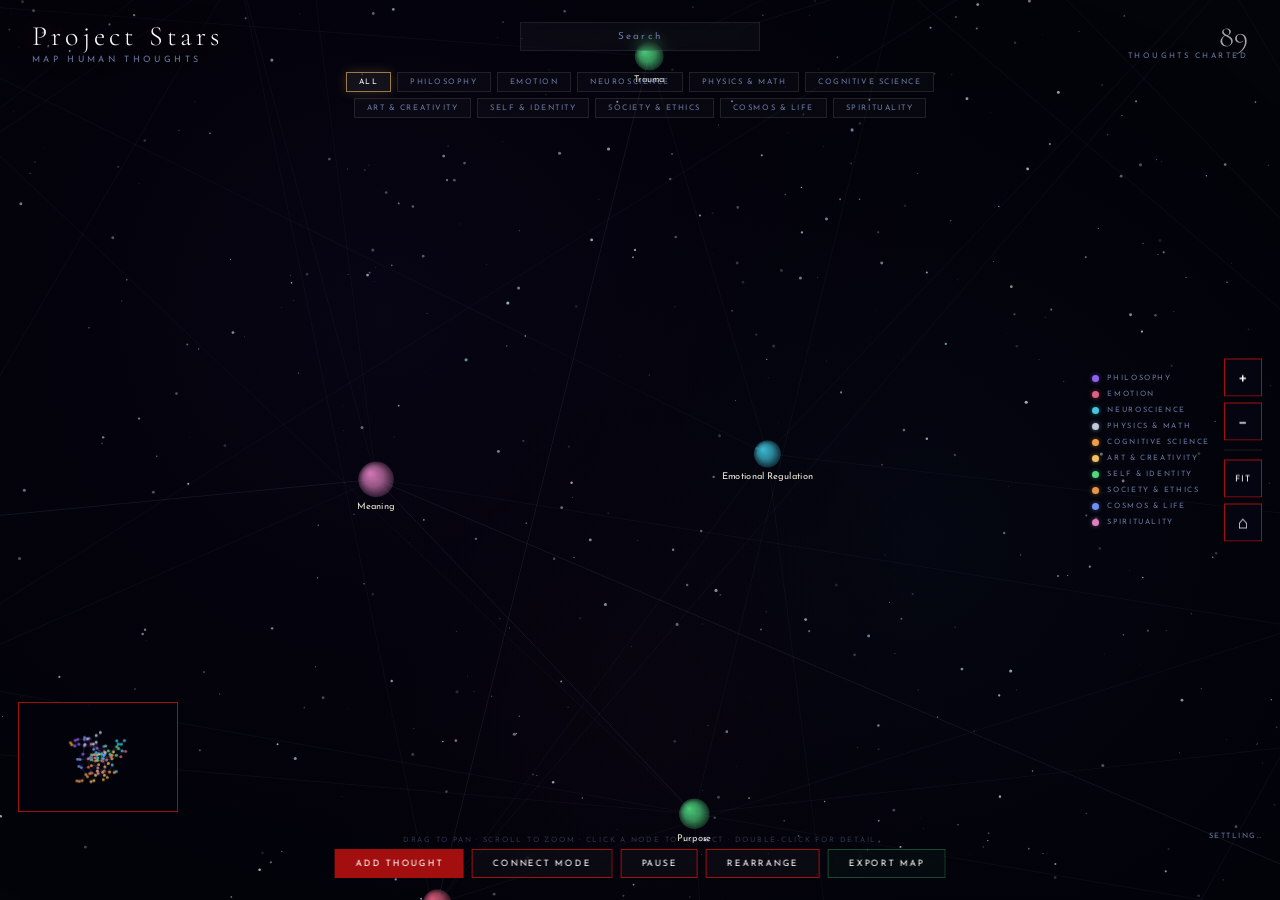
<file: cartography.html>
<!DOCTYPE html>
<html lang="en">
<head>
<meta charset="UTF-8">
<meta name="viewport" content="width=device-width, initial-scale=1.0">
<title>Project Stars</title>
<link href="https://fonts.googleapis.com/css2?family=Cormorant+Garamond:ital,wght@0,300;0,400;0,600;1,300;1,400&family=Josefin+Sans:wght@100;300;400&display=swap" rel="stylesheet">
<style>
*, *::before, *::after { box-sizing: border-box; margin: 0; padding: 0; }
:root {
  --void: #03030a; --glow-gold: #ffffff; --glow-gold-dim: rgba(163, 15, 15, 1);
  --text: #ffffff; --muted: #6878a0; --panel: rgba(6,6,20,0.92);
}
html,body { width:100%; height:100%; background:var(--void); color:var(--text);
  font-family:'Josefin Sans',sans-serif; overflow:hidden; user-select:none; }
canvas#bg { position:fixed; inset:0; z-index:0; pointer-events:none; }
canvas#graph { position:fixed; inset:0; z-index:1; }
canvas#minimap { position:fixed; bottom:88px; left:18px; z-index:12;
  border:1px solid rgba(163, 15, 15, 1); background:rgba(3,3,12,0.85);
  backdrop-filter:blur(6px); width:160px; height:110px; cursor:crosshair; }

/* ── HEADER ── */
#header { position:fixed; top:0; left:0; right:0; z-index:10;
  padding:22px 32px 0; display:flex; align-items:flex-start; justify-content:space-between;
  pointer-events:none; }
#title-block h1 { font-family:'Cormorant Garamond',serif; font-size:1.75rem; font-weight:300;
  letter-spacing:0.15em; color:var(--glow-gold); text-shadow:0 0 40px rgba(163, 15, 15, 1); line-height:1; }
#title-block p { font-size:0.55rem; letter-spacing:0.38em; text-transform:uppercase; color:var(--muted); margin-top:5px; }
#stats { text-align:right; }
#stats .num { font-family:'Cormorant Garamond',serif; font-size:1.9rem; font-weight:300;
  color:var(--glow-gold); opacity:.65; line-height:1; }
#stats .lbl { font-size:0.48rem; letter-spacing:0.32em; text-transform:uppercase; color:var(--muted); }

/* ── SEARCH ── */
#search-wrap { position:fixed; top:22px; left:50%; transform:translateX(-50%); z-index:10; }
#search { background:rgba(255,255,255,0.03); border:1px solid rgba(255,255,255,0.08);
  color:var(--text); font-family:'Josefin Sans',sans-serif; font-size:0.62rem;
  letter-spacing:0.22em; padding:9px 18px; width:240px; outline:none;
  transition:all .3s; backdrop-filter:blur(8px); text-align:center; }
#search::placeholder { color:var(--muted); }
#search:focus { border-color:rgba(163, 15, 15, 1); box-shadow:0 0 18px rgba(163, 15, 15, 1); }

/* ── DOMAIN FILTERS ── */
#filters { position:fixed; top:72px; left:50%; transform:translateX(-50%); z-index:10;
  display:flex; gap:6px; flex-wrap:wrap; justify-content:center; max-width:820px; }
.filter-chip { font-family:'Josefin Sans',sans-serif; font-size:0.48rem; letter-spacing:0.2em;
  text-transform:uppercase; padding:5px 12px; cursor:pointer;
  border:1px solid rgba(255,255,255,0.1); color:var(--muted);
  background:rgba(255,255,255,0.02); transition:all .25s; white-space:nowrap; }
.filter-chip:hover { color:var(--text); border-color:rgba(255,255,255,0.25); }
.filter-chip.active { color:#fff; border-color:var(--chip-color,#fff); background:rgba(255,255,255,0.06);
  box-shadow:0 0 12px var(--chip-glow,transparent); }

/* ── ZOOM CONTROLS ── */
#zoom-controls { position:fixed; right:18px; top:50%; transform:translateY(-50%);
  z-index:12; display:flex; flex-direction:column; gap:6px; }
.zc-btn { width:38px; height:38px; display:flex; align-items:center; justify-content:center;
  background:var(--panel); border:1px solid rgba(163, 15, 15, 1); color:var(--glow-gold);
  font-size:1.1rem; cursor:pointer; transition:all .25s; backdrop-filter:blur(8px); }
.zc-btn:hover { background:rgba(163, 15, 15, 1); border-color:rgba(163, 15, 15, 1);
  box-shadow:0 0 16px rgba(163, 15, 15, 1); }
.zc-btn.fit { font-size:0.55rem; letter-spacing:0.1em; }
.zc-divider { height:1px; background:rgba(240,192,96,0.12); margin:3px 0; }

/* ── LEGEND (right side) ── */
#legend { position:fixed; right:70px; top:50%; transform:translateY(-50%);
  z-index:10; display:flex; flex-direction:column; gap:8px; pointer-events:none; }
.leg-item { display:flex; align-items:center; gap:8px; }
.leg-dot { width:7px; height:7px; border-radius:50%; flex-shrink:0; }
.leg-lbl { font-size:0.46rem; letter-spacing:0.22em; text-transform:uppercase; color:var(--muted); }

/* ── BOTTOM CONTROLS ── */
#controls { position:fixed; bottom:22px; left:50%; transform:translateX(-50%);
  z-index:12; display:flex; gap:8px; flex-wrap:wrap; justify-content:center; }
.ctrl-btn { background:rgba(255,255,255,0.03); border:1px solid rgba(163, 15, 15, 1);
  color:var(--glow-gold); font-family:'Josefin Sans',sans-serif;
  font-size:0.55rem; letter-spacing:0.2em; text-transform:uppercase;
  padding:9px 20px; cursor:pointer; transition:all .3s; backdrop-filter:blur(8px); }
.ctrl-btn:hover { background:rgba(240,192,96,0.09); border-color:rgba(163, 15, 15, 1);
  box-shadow:0 0 16px rgba(163, 15, 15, 1); }
.ctrl-btn.accent { background:rgba(163, 15, 15, 1); border-color:rgba(163, 15, 15, 1); }
.ctrl-btn.green { color:#ffffff; border-color:rgba(80,216,128,0.3); background:rgba(80,216,128,0.04); }
.ctrl-btn.green:hover { background:rgba(80,216,128,0.12); border-color:rgba(80,216,128,0.6); }
.ctrl-btn.active { background:rgba(163, 15, 15, 1); border-color:rgba(163, 15, 15, 1); }

/* ── DETAIL PANEL ── */
#detail-panel { position:fixed; left:18px; top:50%; transform:translateY(-50%);
  width:210px; background:var(--panel); border:1px solid rgba(163, 15, 15, 1);
  backdrop-filter:blur(18px); padding:20px 18px; z-index:12;
  opacity:0; pointer-events:none; transition:opacity .3s; max-height:70vh; overflow-y:auto; }
#detail-panel.show { opacity:1; pointer-events:all; }
#dp-close { position:absolute; top:10px; right:12px; background:none; border:none;
  color:var(--muted); cursor:pointer; font-size:0.85rem; transition:color .2s; }
#dp-close:hover { color:var(--glow-gold); }
#dp-name { font-family:'Cormorant Garamond',serif; font-size:1.2rem; font-weight:300;
  color:var(--glow-gold); margin-bottom:4px; }
.dp-cat { font-size:0.47rem; letter-spacing:0.26em; text-transform:uppercase; color:var(--muted); margin-bottom:10px; }
.dp-desc { font-size:0.6rem; line-height:1.75; color:rgba(232,228,216,0.65); margin-bottom:12px; }
.dp-ref { font-size:0.5rem; letter-spacing:0.1em; color:rgba(163, 15, 15, 1); font-style:italic; margin-bottom:12px; line-height:1.6; }
.dp-section-title { font-size:0.46rem; letter-spacing:0.22em; text-transform:uppercase; color:var(--muted); margin-bottom:7px; }
.dp-conn-list { display:flex; flex-wrap:wrap; gap:4px; }
.dp-conn-tag { font-size:0.5rem; letter-spacing:0.1em; border:1px solid rgba(255,255,255,0.1);
  padding:3px 7px; color:rgba(232,228,216,0.45); cursor:pointer; transition:all .2s; }
.dp-conn-tag:hover { border-color:rgba(163, 15, 15, 1); color:var(--glow-gold); }

/* ── TOOLTIP ── */
#tooltip { position:fixed; pointer-events:none; background:var(--panel);
  border:1px solid rgba(163, 15, 15, 1); backdrop-filter:blur(16px);
  padding:12px 16px; max-width:240px; opacity:0; transition:opacity .18s; z-index:20; }
#tooltip.show { opacity:1; }
#tooltip h3 { font-family:'Cormorant Garamond',serif; font-size:1rem; font-weight:400;
  color:var(--glow-gold); margin-bottom:3px; }
#tooltip p { font-size:0.56rem; letter-spacing:0.08em; color:var(--muted); line-height:1.6; }
#tooltip .tt-tag { display:inline-block; margin-top:6px; font-size:0.46rem;
  letter-spacing:0.2em; text-transform:uppercase; color:var(--muted);
  border:1px solid rgba(255,255,255,0.1); padding:2px 7px; }

/* ── ADD MODAL ── */
#modal-bg { position:fixed; inset:0; z-index:30; background:rgba(3,3,10,0.82);
  backdrop-filter:blur(6px); display:none; align-items:center; justify-content:center; }
#modal-bg.open { display:flex; }
#modal { background:rgba(5,5,18,0.98); border:1px solid rgba(163, 15, 15, 1);
  padding:36px 44px; min-width:380px; animation:fadeIn .28s; }
@keyframes fadeIn { from{opacity:0;transform:translateY(10px)} to{opacity:1;transform:none} }
#modal h2 { font-family:'Cormorant Garamond',serif; font-size:1.5rem; font-weight:300;
  color:var(--glow-gold); margin-bottom:24px; }
.field { margin-bottom:15px; }
.field label { display:block; font-size:0.5rem; letter-spacing:0.3em; text-transform:uppercase;
  color:var(--muted); margin-bottom:6px; }
.field input,.field select,.field textarea { width:100%; background:rgba(255,255,255,0.025);
  border:1px solid rgba(255,255,255,0.1); color:var(--text);
  font-family:'Josefin Sans',sans-serif; font-size:0.72rem; padding:9px 12px; outline:none; }
.field input:focus,.field select:focus,.field textarea:focus { border-color:rgba(240,192,96,0.38); }
.field select option { background:#07071a; }
.field textarea { resize:vertical; min-height:60px; }
#modal-btns { display:flex; gap:8px; margin-top:20px; justify-content:flex-end; }
.modal-btn { font-family:'Josefin Sans',sans-serif; font-size:0.55rem; letter-spacing:0.2em;
  text-transform:uppercase; padding:9px 22px; cursor:pointer; border:1px solid; transition:all .3s; }
.modal-btn.cancel { background:transparent; border-color:rgba(255,255,255,0.1); color:var(--muted); }
.modal-btn.cancel:hover { border-color:rgba(255,255,255,0.28); color:var(--text); }
.modal-btn.confirm { background:rgba(163, 15, 15, 1); border-color:rgba(163, 15, 15, 1); color:var(--glow-gold); }
.modal-btn.confirm:hover { background:rgba(163, 15, 15, 1); box-shadow:0 0 18px rgba(163, 15, 15, 1); }

/* ── TOAST ── */
#toast { position:fixed; bottom:72px; left:50%; transform:translateX(-50%);
  background:var(--panel); border:1px solid rgba(80,216,128,0.38); color:#ffffff;
  font-size:0.56rem; letter-spacing:0.2em; text-transform:uppercase;
  padding:9px 22px; z-index:50; opacity:0; transition:opacity .4s; pointer-events:none; }
#toast.show { opacity:1; }

/* ── SIMULATION STATUS ── */
#sim-status { position:fixed; bottom:60px; right:18px; z-index:12;
  font-size:0.46rem; letter-spacing:0.2em; text-transform:uppercase; color:var(--muted); }

#hint { position:fixed; bottom:56px; left:50%; transform:translateX(-50%);
  font-size:0.46rem; letter-spacing:0.24em; text-transform:uppercase;
  color:rgba(104,120,160,0.4); pointer-events:none; white-space:nowrap; z-index:10; }

/* Scrollbar */
#detail-panel::-webkit-scrollbar { width:3px; }
#detail-panel::-webkit-scrollbar-track { background:transparent; }
#detail-panel::-webkit-scrollbar-thumb { background:rgba(163, 15, 15, 1); }
</style>
</head>
<body>

<canvas id="bg"></canvas>
<canvas id="graph"></canvas>
<canvas id="minimap"></canvas>

<div id="header">
  <div id="title-block">
    <h1>Project Stars</h1>
    <p>map human thoughts</p>
  </div>
  <div id="stats">
    <div class="num" id="node-count">0</div>
    <div class="lbl">thoughts charted</div>
  </div>
</div>

<div id="search-wrap">
  <input type="text" id="search" placeholder="Search">
</div>

<div id="filters"></div>
<div id="legend"></div>

<div id="zoom-controls">
  <div class="zc-btn" id="zc-in" title="Zoom In">+</div>
  <div class="zc-btn" id="zc-out" title="Zoom Out">−</div>
  <div class="zc-divider"></div>
  <div class="zc-btn fit" id="zc-fit" title="Fit All">FIT</div>
  <div class="zc-btn" id="zc-home" title="Reset">⌂</div>
</div>

<div id="detail-panel">
  <button id="dp-close">✕</button>
  <div id="dp-name"></div>
  <div class="dp-cat" id="dp-cat"></div>
  <div class="dp-desc" id="dp-desc"></div>
  <div class="dp-ref" id="dp-ref"></div>
  <div class="dp-section-title">Connected Thoughts</div>
  <div class="dp-conn-list" id="dp-conns"></div>
</div>

<div id="tooltip">
  <h3 id="tt-name"></h3>
  <p id="tt-desc"></p>
  <div class="tt-tag" id="tt-cat"></div>
</div>

<div id="controls">
  <button class="ctrl-btn accent" id="add-btn">Add Thought</button>
  <button class="ctrl-btn" id="connect-btn">Connect Mode</button>
  <button class="ctrl-btn" id="pause-btn">Pause</button>
  <button class="ctrl-btn" id="layout-btn">Rearrange</button>
  <button class="ctrl-btn green" id="export-btn">Export Map</button>
</div>

<div id="hint">Drag to pan · Scroll to zoom · Click a node to inspect · Double-click for detail</div>
<div id="sim-status"></div>
<div id="toast"></div>

<div id="modal-bg">
  <div id="modal">
    <h2>Chart a New Thought</h2>
    <div class="field"><label>Concept / Thought</label>
      <input type="text" id="m-name" placeholder="e.g. Embodied Cognition, Dark Energy…"></div>
    <div class="field"><label>Description</label>
      <textarea id="m-desc" placeholder="What does this concept encompass?"></textarea></div>
    <div class="field"><label>Scientific Reference (optional)</label>
      <input type="text" id="m-ref" placeholder="e.g. Clark & Chalmers, 1998"></div>
    <div class="field"><label>Domain</label><select id="m-cat"></select></div>
    <div class="field"><label>Connect to (node name, optional)</label>
      <input type="text" id="m-connect" placeholder="e.g. Consciousness, Memory…"></div>
    <div id="modal-btns">
      <button class="modal-btn cancel" id="modal-cancel">Cancel</button>
      <button class="modal-btn confirm" id="modal-confirm">Chart It</button>
    </div>
  </div>
</div>

<script>
// ═══════════════════════════════════════════════════════════
// CATEGORIES
// ═══════════════════════════════════════════════════════════
const CATEGORIES = [
  { id:'philosophy',   label:'Philosophy',         color:'#9060f0', glow:'rgba(144,96,240,.55)' },
  { id:'emotion',      label:'Emotion',            color:'#e06080', glow:'rgba(224,96,128,.55)' },
  { id:'neuroscience', label:'Neuroscience',       color:'#40c8e0', glow:'rgba(64,200,224,.55)' },
  { id:'physics',      label:'Physics & Math',     color:'#c0c8e0', glow:'rgba(192,200,224,.55)' },
  { id:'cognitive',    label:'Cognitive Science',  color:'#f0a040', glow:'rgba(240,160,64,.55)' },
  { id:'art',          label:'Art & Creativity',   color:'#f0c060', glow:'rgba(240,192,96,.55)' },
  { id:'self',         label:'Self & Identity',    color:'#50d880', glow:'rgba(80,216,128,.55)' },
  { id:'society',      label:'Society & Ethics',   color:'#e8954a', glow:'rgba(232,149,74,.55)' },
  { id:'cosmos',       label:'Cosmos & Life',      color:'#7090f0', glow:'rgba(112,144,240,.55)' },
  { id:'spirit',       label:'Spirituality',       color:'#e080c0', glow:'rgba(224,128,192,.55)' },
];
const CMAP = {}; CATEGORIES.forEach(c=>CMAP[c.id]=c);

// ═══════════════════════════════════════════════════════════
// NODES — 92 thoughts grounded in contemporary research
// ═══════════════════════════════════════════════════════════
const SEED_NODES = [
// ── PHILOSOPHY ──
{id:1, label:'Being', cat:'philosophy', r:20,
 desc:'The bedrock of ontology — that something exists rather than nothing. Heidegger called it the forgotten question of Western thought.',
 ref:'Heidegger, Being and Time (1927); Parfit, Reasons and Persons (1984)'},
{id:2, label:'Truth', cat:'philosophy', r:18,
 desc:'The correspondence, coherence, or pragmatic usefulness of a belief. Recent epistemology interrogates how social forces distort what counts as truth.',
 ref:'James, Pragmatism (1907); Fricker, Epistemic Injustice (2007)'},
{id:3, label:'Free Will', cat:'philosophy', r:17,
 desc:'Whether deliberation is genuinely open or secretly determined. Compatibilists argue freedom is compatible with determinism; libertarians deny it.',
 ref:'Kane, The Significance of Free Will (1996); Dennett, Freedom Evolves (2003)'},
{id:4, label:'Consciousness', cat:'philosophy', r:22,
 desc:'Chalmers\'s "hard problem" — why physical processes give rise to subjective experience at all. The central mystery of philosophy of mind.',
 ref:'Chalmers, The Conscious Mind (1996); Nagel, What Is It Like to Be a Bat? (1974)'},
{id:5, label:'Time', cat:'philosophy', r:19,
 desc:'Whether time flows or is a static block universe. Physicists and philosophers remain split on whether the past and future are equally real.',
 ref:'McTaggart, The Unreality of Time (1908); Barbour, The End of Time (1999)'},
{id:6, label:'Causality', cat:'philosophy', r:17,
 desc:'The structure of influence: does cause genuinely produce effect, or is it a pattern we impose on correlated events?',
 ref:'Hume, Enquiry (1748); Pearl, The Book of Why (2018)'},
{id:7, label:'Emergence', cat:'philosophy', r:18,
 desc:'How high-level properties — wetness, life, mind — arise from lower-level parts without being reducible to them.',
 ref:'Anderson, More Is Different (1972); Deacon, Incomplete Nature (2011)'},
{id:8, label:'Phenomenology', cat:'philosophy', r:16,
 desc:'The first-person study of how things appear to consciousness — bracketing assumptions to describe experience directly.',
 ref:'Husserl, Ideas I (1913); Merleau-Ponty, Phenomenology of Perception (1945)'},
{id:9, label:'Determinism', cat:'philosophy', r:15,
 desc:'The thesis that every event, including every thought, is the inevitable result of prior causes and the laws of nature.',
 ref:'Laplace, Philosophical Essay on Probabilities (1814)'},
{id:10, label:'Intentionality', cat:'philosophy', r:14,
 desc:'The "aboutness" of mental states — the fact that thoughts are always directed at something. A mark that distinguishes mind from mere matter.',
 ref:'Brentano, Psychology from an Empirical Standpoint (1874); Searle, Intentionality (1983)'},
{id:11, label:'Paradox', cat:'philosophy', r:15,
 desc:'Two incompatible conclusions, each apparently valid. Paradoxes drive progress in logic, mathematics, and physics.',
 ref:'Russell\'s Paradox (1901); Zeno\'s Paradoxes; Quine, The Ways of Paradox (1966)'},

// ── EMOTION ──
{id:12, label:'Love', cat:'emotion', r:23,
 desc:'Neuroscientifically, love activates reward circuits, suppresses critical social judgment, and releases oxytocin — bonding us across selves.',
 ref:'Fisher, Why We Love (2004); Zeki, The Neurobiology of Love (2007)'},
{id:13, label:'Grief', cat:'emotion', r:17,
 desc:'A non-linear neurobiological process: the brain\'s attempt to update a predictive model that still expects the deceased to exist.',
 ref:'O\'Connor, Grieving (2022 Nature Reviews Neuroscience)'},
{id:14, label:'Wonder', cat:'emotion', r:16,
 desc:'Awe at scale or complexity. Research shows awe measurably shrinks the self-concept and expands social concern — a reset button for the ego.',
 ref:'Keltner & Haidt, Approaching Awe (2003); Stellar et al., Self-Transcendent Emotions (2017)'},
{id:15, label:'Fear', cat:'emotion', r:17,
 desc:'Mediated primarily by the amygdala, fear evolved as a fast-route survival signal — bypassing cortical deliberation in milliseconds.',
 ref:'LeDoux, The Emotional Brain (1996); Ohman, Fear and Anxiety (2000)'},
{id:16, label:'Joy', cat:'emotion', r:19,
 desc:'A state of elevated dopaminergic and serotonergic activity. Barbara Fredrickson\'s broaden-and-build theory: joy expands thought-action repertoires.',
 ref:'Fredrickson, The Broaden-and-Build Theory (2001)'},
{id:17, label:'Loneliness', cat:'emotion', r:16,
 desc:'Chroni loneliness is now classified as a public health crisis. It activates the same neural pain circuits as physical injury — isolation literally hurts.',
 ref:'Cacioppo & Patrick, Loneliness (2008); Holt-Lunstad et al., Social Isolation (2015)'},
{id:18, label:'Empathy', cat:'emotion', r:17,
 desc:'Both affective (feeling with) and cognitive (perspective-taking). Mirror neuron systems partially underpin it — but cultural learning is equally decisive.',
 ref:'Decety & Jackson, The Functional Architecture of Empathy (2004); Singer & Klimecki (2014)'},
{id:19, label:'Shame', cat:'emotion', r:15,
 desc:'A global negative evaluation of the self — distinct from guilt (about acts). Chronic shame is linked to narcissism, depression, and aggression.',
 ref:'Tangney & Dearing, Shame and Guilt (2002); Brown, I Thought It Was Just Me (2007)'},
{id:20, label:'Awe', cat:'emotion', r:16,
 desc:'Triggered by vastness that challenges existing mental schemas. Awe reduces inflammation markers and increases prosocial behavior.',
 ref:'Stellar et al., Awe and Inflammation (2015, Emotion)'},
{id:21, label:'Nostalgia', cat:'emotion', r:14,
 desc:'A bittersweet emotion that boosts social connectedness and meaning. Neuroimaging shows it recruits autobiographical memory and reward systems together.',
 ref:'Wildschut et al., Nostalgia: Content, Triggers, Functions (2006)'},

// ── NEUROSCIENCE ──
{id:22, label:'Predictive Processing', cat:'neuroscience', r:21,
 desc:'The leading theory of brain function: the brain is a prediction machine, constantly generating models of the world and updating on prediction errors. Perception is controlled hallucination.',
 ref:'Clark, Surfing Uncertainty (2016); Friston, The Free-Energy Principle (2010)'},
{id:23, label:'Default Mode Network', cat:'neuroscience', r:18,
 desc:'A brain network active during rest, self-referential thought, and social cognition. Dysregulation links to depression, anxiety, and rumination.',
 ref:'Raichle, The Brain\'s Default Mode Network (2015, Annual Review)'},
{id:24, label:'Neuroplasticity', cat:'neuroscience', r:19,
 desc:'The brain\'s lifelong capacity to rewire synaptic connections in response to experience — overturning the once-dominant view that adult brains are fixed.',
 ref:'Doidge, The Brain That Changes Itself (2007); Merzenich, Soft-Wired (2013)'},
{id:25, label:'Interoception', cat:'neuroscience', r:17,
 desc:'The brain\'s sensing of the body\'s internal state — heartbeat, gut, breath. Increasingly seen as the biological root of emotion, self, and even social awareness.',
 ref:'Craig, How Do You Feel? (2015); Seth, Being You (2021)'},
{id:26, label:'Mirror Neurons', cat:'neuroscience', r:16,
 desc:'Neurons that fire both when executing an action and when observing another perform it. Proposed as a substrate for imitation, empathy, and language acquisition.',
 ref:'Rizzolatti & Sinigaglia, Mirrors in the Brain (2008)'},
{id:27, label:'Synaptic Pruning', cat:'neuroscience', r:14,
 desc:'The adolescent brain eliminates unused synaptic connections — a process of neural editing that shapes personality and vulnerability to psychiatric conditions.',
 ref:'Paus, Keshavan & Giedd, Why Do Many Psychiatric Disorders Emerge in Adolescence? (2008)'},
{id:28, label:'Embodied Cognition', cat:'neuroscience', r:18,
 desc:'Cognition is not computation in a brain-box but is shaped by the whole body and environment. Posture, gesture, and sensation co-constitute thought.',
 ref:'Varela, Thompson & Rosch, The Embodied Mind (1991); Lakoff & Johnson, Philosophy in the Flesh (1999)'},
{id:29, label:'Attention', cat:'neuroscience', r:19,
 desc:'The selective allocation of neural resources. William James called it "the taking possession by the mind." Its voluntary control is the foundation of self-regulation.',
 ref:'Posner, Orienting of Attention (1980); McGilchrist, The Master and His Emissary (2009)'},
{id:30, label:'Sleep & Memory', cat:'neuroscience', r:17,
 desc:'During sleep, the hippocampus replays waking experiences and transfers them to cortical long-term storage — memory consolidation requires unconsciousness.',
 ref:'Walker, Why We Sleep (2017); Wilson & McNaughton (1994, Science)'},
{id:31, label:'Emotional Regulation', cat:'neuroscience', r:16,
 desc:'The set of strategies — reappraisal, suppression, distancing — by which the prefrontal cortex modulates amygdalar responses to emotional stimuli.',
 ref:'Gross, The Emerging Field of Emotion Regulation (1998)'},
{id:32, label:'Salience', cat:'neuroscience', r:15,
 desc:'The salience network (insula + anterior cingulate) determines what reaches conscious awareness — it is the gatekeeper between internal and external worlds.',
 ref:'Menon & Uddin, Saliency, Switching, Attention (2010)'},
{id:33, label:'Glymphatic System', cat:'neuroscience', r:14,
 desc:'The brain\'s waste-clearance system — active during deep sleep — flushes out amyloid and tau proteins implicated in Alzheimer\'s disease.',
 ref:'Iliff et al. (2012, Science Translational Medicine)'},

// ── PHYSICS & MATH ──
{id:34, label:'Entropy', cat:'physics', r:18,
 desc:'The universe\'s tendency toward disorder defines the arrow of time. Boltzmann showed entropy is a measure of the number of microscopic arrangements a system can occupy.',
 ref:'Boltzmann (1872); Carroll, From Eternity to Here (2010)'},
{id:35, label:'Quantum Superposition', cat:'physics', r:18,
 desc:'A quantum system exists in multiple states simultaneously until measured. Schrödinger\'s equation governs superposed states — its interpretation remains contested.',
 ref:'Schrödinger (1935); Everett, Relative State Formulation (1957)'},
{id:36, label:'Infinity', cat:'physics', r:17,
 desc:'Cantor\'s set theory revealed infinite hierarchies of infinity. In physics, infinities in equations often signal the limits of current theory.',
 ref:'Cantor, Über unendliche Lineare Punktmannigfaltigkeiten (1883)'},
{id:37, label:'Information Theory', cat:'physics', r:17,
 desc:'Shannon\'s formalization of information as a measure of surprise. Modern physics increasingly treats information as fundamental — "it from bit."',
 ref:'Shannon, A Mathematical Theory of Communication (1948); Wheeler (1990)'},
{id:38, label:'Many-Worlds', cat:'physics', r:15,
 desc:'Everett\'s interpretation of quantum mechanics: every quantum event branches the universe into parallel outcomes, all equally real.',
 ref:'Everett (1957); Deutsch, The Fabric of Reality (1997)'},
{id:39, label:'Complexity Theory', cat:'physics', r:16,
 desc:'The science of systems with many interacting parts that produce emergent, unpredictable global behaviors — from ant colonies to economies to consciousness.',
 ref:'Holland, Emergence: From Chaos to Order (1998); Kauffman, The Origins of Order (1993)'},
{id:40, label:'Dark Matter', cat:'physics', r:15,
 desc:'Unknown matter comprising 27% of the universe — inferred from gravitational effects but never directly detected. The universe is mostly invisible to us.',
 ref:'Rubin & Ford (1970); Planck Collaboration (2018)'},
{id:41, label:'Holographic Principle', cat:'physics', r:14,
 desc:'All information in a volume of space can be encoded on its boundary surface — suggesting our three-dimensional universe may be a projection.',
 ref:'\'t Hooft (1993); Susskind (1995); Maldacena, The Large-N Limit (1997)'},

// ── COGNITIVE SCIENCE ──
{id:42, label:'Metacognition', cat:'cognitive', r:18,
 desc:'Thinking about thinking. The ability to monitor and regulate one\'s own cognitive processes — a key differentiator of expert from novice performance.',
 ref:'Flavell, Metacognition and Cognitive Monitoring (1979); Dunning-Kruger (1999)'},
{id:43, label:'Cognitive Bias', cat:'cognitive', r:19,
 desc:'Systematic errors in reasoning arising from mental shortcuts (heuristics). Kahneman and Tversky catalogued over 180 — they are not bugs but evolved features.',
 ref:'Tversky & Kahneman, Judgment Under Uncertainty (1974); Kahneman, Thinking, Fast and Slow (2011)'},
{id:44, label:'Flow State', cat:'cognitive', r:17,
 desc:'Csikszentmihalyi\'s optimal experience: total absorption in a skill-matched challenge, accompanied by loss of self-consciousness and distorted time perception.',
 ref:'Csikszentmihalyi, Flow: The Psychology of Optimal Experience (1990)'},
{id:45, label:'Theory of Mind', cat:'cognitive', r:18,
 desc:'The capacity to attribute mental states — beliefs, desires, intentions — to others. Absent in early autism; it underlies all social complexity and storytelling.',
 ref:'Premack & Woodruff (1978); Baron-Cohen, Leslie & Frith (1985)'},
{id:46, label:'Working Memory', cat:'cognitive', r:16,
 desc:'The cognitive workspace where information is held and manipulated for immediate use. Baddeley\'s model identifies a phonological loop, visuospatial sketchpad, and central executive.',
 ref:'Baddeley & Hitch (1974); Miller, The Magical Number Seven (1956)'},
{id:47, label:'Pattern Recognition', cat:'cognitive', r:17,
 desc:'The brain\'s core operation — finding regularities in noisy sensory data. Both its power and its weakness: we find patterns even where none exist (apophenia).',
 ref:'Gestalt psychology; Kahneman; Shermer, The Believing Brain (2011)'},
{id:48, label:'Decision Making', cat:'cognitive', r:17,
 desc:'Somatic marker hypothesis: emotion is not the enemy of reason but is necessary for rational choice. Patients with prefrontal damage can\'t decide despite intact logic.',
 ref:'Damasio, Descartes\' Error (1994); Kahneman & Tversky, Prospect Theory (1979)'},
{id:49, label:'Conceptual Metaphor', cat:'cognitive', r:15,
 desc:'Lakoff & Johnson: abstract concepts are structured by embodied metaphors. We understand argument as war, time as a resource, the mind as a container.',
 ref:'Lakoff & Johnson, Metaphors We Live By (1980)'},
{id:50, label:'Linguistic Relativity', cat:'cognitive', r:15,
 desc:'The hypothesis that language shapes thought — weak version widely accepted: different languages predispose different cognitive patterns (color, time, space).',
 ref:'Whorf (1940s); Boroditsky, How Language Shapes Thought (2011)'},
{id:51, label:'Cognitive Load', cat:'cognitive', r:14,
 desc:'Working memory has limited capacity — when overloaded, learning and decision quality collapse. Sweller\'s theory underpins modern instructional design.',
 ref:'Sweller, Cognitive Load During Problem Solving (1988)'},

// ── ART & CREATIVITY ──
{id:52, label:'Beauty', cat:'art', r:19,
 desc:'Kant\'s "free play of imagination and understanding." Neurostheticians find beauty activates the medial orbito-frontal cortex — a region associated with reward.',
 ref:'Kant, Critique of Judgment (1790); Chatterjee & Vartanian, Neuroaesthetics (2014)'},
{id:53, label:'Story', cat:'art', r:19,
 desc:'The mind\'s primary sense-making form. Narrative activates multiple brain regions simultaneously — motor, sensory, emotional — far more than factual statements.',
 ref:'Bruner, Actual Minds, Possible Worlds (1986); Gottschall, The Storytelling Animal (2012)'},
{id:54, label:'Music', cat:'art', r:18,
 desc:'Music uniquely activates reward, motor, and emotional circuits simultaneously. Anticipation — tension before resolution — is as pleasurable as the resolution itself.',
 ref:'Huron, Sweet Anticipation (2006); Salimpoor et al., Anatomically Distinct Dopamine Release (2011)'},
{id:55, label:'Imagination', cat:'art', r:20,
 desc:'Shares neural architecture with episodic memory and future simulation — the hippocampus is central to all three. To imagine is to remember a world that hasn\'t happened yet.',
 ref:'Schacter & Addis, The Cognitive Neuroscience of Constructive Memory (2007)'},
{id:56, label:'Play', cat:'art', r:16,
 desc:'Cross-species behavior that is intrinsically motivated, process-focused, and preparatory. In humans, play is the laboratory of innovation, identity, and social rule learning.',
 ref:'Sutton-Smith, The Ambiguity of Play (1997); Brown, Play (2009)'},
{id:57, label:'Symbol', cat:'art', r:15,
 desc:'The capacity to let one thing stand for another. Human symbolic thought — beginning with cave art ~45,000 ya — is uniquely open-ended and culturally cumulative.',
 ref:'Deacon, The Symbolic Species (1997); Mithen, The Prehistory of the Mind (1996)'},
{id:58, label:'Ritual', cat:'art', r:15,
 desc:'Repeated, symbolic action that coordinates collective emotion and reinforces group identity. Cross-culturally universal — from funerals to handshakes to sport.',
 ref:'Bell, Ritual Theory, Ritual Practice (1992); Durkheim, The Elementary Forms of Religious Life (1912)'},

// ── SELF & IDENTITY ──
{id:59, label:'Identity', cat:'self', r:19,
 desc:'Constructed, not discovered. Narrative identity theory: the self is the story we tell about the continuity of our experiences across time.',
 ref:'Ricoeur, Oneself as Another (1992); McAdams, The Stories We Live By (1993)'},
{id:60, label:'Memory', cat:'self', r:18,
 desc:'Memory is reconstructive, not reproductive — every act of recall rewrites the trace. Loftus\'s false memory research revolutionized eyewitness testimony law.',
 ref:'Loftus, The Myth of Repressed Memory (1994); Schacter, The Seven Sins of Memory (2001)'},
{id:61, label:'Death', cat:'self', r:20,
 desc:'Terror Management Theory: much of human culture is an anxiety buffer against awareness of mortality. Becker won the Pulitzer arguing civilizations are denial-of-death projects.',
 ref:'Becker, The Denial of Death (1973); Greenberg, Solomon & Pyszczynski, TMT (1986)'},
{id:62, label:'Purpose', cat:'self', r:18,
 desc:'Frankl showed purpose is foundational to psychological survival. Recent research links sense of purpose to reduced inflammation, longer telomeres, lower mortality.',
 ref:'Frankl, Man\'s Search for Meaning (1946); Hill et al., Purpose in Life (2014)'},
{id:63, label:'Ego', cat:'self', r:16,
 desc:'The constructed sense of being a unified, continuous self — now understood to be a brain-generated inference, not a fact about the world.',
 ref:'Metzinger, Being No One (2003); Hood, The Self Illusion (2012)'},
{id:64, label:'Trauma', cat:'self', r:17,
 desc:'Trauma encodes memories differently — fragmentary, sensory, easily re-triggered. Van der Kolk\'s work showed PTSD is literally stored in the body\'s physiology.',
 ref:'Van der Kolk, The Body Keeps the Score (2014); Levine, Waking the Tiger (1997)'},
{id:65, label:'Dream', cat:'self', r:17,
 desc:'REM dreams emerge when the PFC is offline and the limbic system is hyperactive. Activation-synthesis theory: dreams are the brain making narrative from random firing.',
 ref:'Hobson & McCarley, The Brain as a Dream State Generator (1977); Walker (2017)'},
{id:66, label:'Attachment', cat:'self', r:18,
 desc:'Bowlby\'s discovery: early caregiver bonds create internal working models that shape all subsequent relationships. Four attachment styles have been cross-culturally replicated.',
 ref:'Bowlby, Attachment (1969); Ainsworth, Patterns of Attachment (1978)'},
{id:67, label:'Resilience', cat:'self', r:16,
 desc:'Not the absence of trauma but the capacity to reorganize adaptive functioning under threat. Post-traumatic growth — becoming stronger at broken places — is well-documented.',
 ref:'Bonanno, Loss, Trauma, and Human Resilience (2004); Tedeschi & Calhoun, PTG (1996)'},
{id:68, label:'Ego Death', cat:'self', r:15,
 desc:'The dissolution of self-boundaries during psychedelic states or deep meditation. Correlated with decreased default mode network activity. Therapeutic potential now actively researched.',
 ref:'Carhart-Harris et al., Neural Correlates of the Psychedelic State (2012)'},

// ── SOCIETY & ETHICS ──
{id:69, label:'Justice', cat:'society', r:18,
 desc:'Rawls\'s veil of ignorance: principles chosen without knowing your place in society. Sen argues justice is inseparable from capabilities — what people can actually do and be.',
 ref:'Rawls, A Theory of Justice (1971); Sen, The Idea of Justice (2009)'},
{id:70, label:'Power', cat:'society', r:17,
 desc:'Foucault\'s power is not possessed but exercised through discourse, institutions, and norms — it produces subjects as much as it represses them.',
 ref:'Foucault, Discipline and Punish (1975); Lukes, Power: A Radical View (2005)'},
{id:71, label:'Trust', cat:'society', r:17,
 desc:'The foundation of social capital and economic exchange. High-trust societies outperform low-trust ones by virtually every metric of wellbeing.',
 ref:'Putnam, Bowling Alone (2000); Fukuyama, Trust (1995)'},
{id:72, label:'Tribalism', cat:'society', r:17,
 desc:'The in-group/out-group distinction is cognitively automatic and cross-culturally universal. Social identity theory: we derive self-esteem from group membership.',
 ref:'Tajfel & Turner, Social Identity Theory (1979); Haidt, The Righteous Mind (2012)'},
{id:73, label:'Cooperation', cat:'society', r:17,
 desc:'Humans cooperate with non-kin strangers at an unparalleled scale — enabled by shared fictions, institutions, and the capacity for altruistic punishment of cheaters.',
 ref:'Axelrod, The Evolution of Cooperation (1984); Henrich, The Secret of Our Success (2015)'},
{id:74, label:'Freedom', cat:'society', r:18,
 desc:'Berlin\'s two concepts: negative liberty (freedom from interference) vs. positive liberty (capacity for self-realization). Both matter — and they conflict.',
 ref:'Berlin, Two Concepts of Liberty (1958); Nozick vs. Rawls debate'},
{id:75, label:'Reciprocity', cat:'society', r:15,
 desc:'The universal norm of returning benefit for benefit. Strong reciprocity — rewarding cooperators and punishing defectors at personal cost — stabilizes large-scale cooperation.',
 ref:'Fehr & Gächter, Altruistic Punishment in Humans (2002, Nature)'},
{id:76, label:'Status', cat:'society', r:15,
 desc:'Dominance hierarchies exist in all human societies. Relative status (not absolute wealth) is the strongest predictor of health outcomes — the social gradient of health.',
 ref:'Marmot, The Status Syndrome (2004); Sapolsky, Behave (2017)'},

// ── COSMOS & LIFE ──
{id:77, label:'Evolution', cat:'cosmos', r:20,
 desc:'Darwin\'s insight: random variation plus natural selection, given deep time, generates all biological complexity without foresight or design.',
 ref:'Darwin, On the Origin of Species (1859); Dawkins, The Selfish Gene (1976)'},
{id:78, label:'Life', cat:'cosmos', r:21,
 desc:'Life is defined by autopoiesis — self-maintenance through metabolism — and Darwinian heredity. Its origin from chemistry remains one of science\'s deepest open questions.',
 ref:'Maturana & Varela, Autopoiesis and Cognition (1980); Szostak, The Origin of Life (2009)'},
{id:79, label:'Extinction', cat:'cosmos', r:16,
 desc:'99.9% of all species that ever lived are extinct. We are likely in Earth\'s sixth mass extinction, the first driven by a single species.',
 ref:'Kolbert, The Sixth Extinction (2014); Barnosky et al. (2011, Nature)'},
{id:80, label:'Symbiosis', cat:'cosmos', r:15,
 desc:'Cooperation between organisms of different species — from mitochondria (ancient endosymbiosis) to gut microbiome. The microbiome influences mood, immunity, and cognition.',
 ref:'Margulis, Symbiosis in Cell Evolution (1981); Cryan et al., The Microbiota-Gut-Brain Axis (2019)'},
{id:81, label:'Chaos', cat:'cosmos', r:16,
 desc:'Deterministic systems can be unpredictable beyond short timescales due to sensitivity to initial conditions — the butterfly effect. Weather is the canonical example.',
 ref:'Lorenz, Deterministic Nonperiodic Flow (1963); Gleick, Chaos (1987)'},
{id:82, label:'Space', cat:'cosmos', r:19,
 desc:'Space is not the backdrop of events but a dynamic field that bends under mass and expands at accelerating rates. We may inhabit one bubble in a multiverse.',
 ref:'Einstein, General Relativity (1915); Guth, The Inflationary Universe (1997)'},
{id:83, label:'Silence', cat:'cosmos', r:14,
 desc:'In neuroscience, silence is not the absence of neural activity but an active state of the auditory cortex. Silence is as much constructed by the brain as sound.',
 ref:'Bhikkhu, The Sounds of Silence (2010); Cage, 4\'33\" (1952)'},

// ── SPIRITUALITY ──
{id:84, label:'Transcendence', cat:'spirit', r:18,
 desc:'The experience of going beyond ordinary self-boundaries. Self-transcendent experiences activate default mode network suppression and increase a sense of unity.',
 ref:'Yaden et al., The Varieties of Self-Transcendent Experience (2017, Review of General Psychology)'},
{id:85, label:'Meaning', cat:'spirit', r:21,
 desc:'Frankl distinguished meaning from pleasure: meaning comes through suffering, work, and love. Neuroscience links meaning-making to the ventromedial prefrontal cortex.',
 ref:'Frankl, Man\'s Search for Meaning (1946); Heintzelman & King, Life Is Pretty Meaningful (2014)'},
{id:86, label:'Impermanence', cat:'spirit', r:16,
 desc:'The Buddhist insight that all phenomena are transient. Modern physics agrees: particles are excitations of fields, and fields themselves are impermanent configurations of energy.',
 ref:'Thich Nhat Hanh, The Heart of the Buddha\'s Teaching (1998)'},
{id:87, label:'Sacred', cat:'spirit', r:15,
 desc:'Durkheim: the sacred/profane distinction is the fundamental religious category. Something becomes sacred through collective ritual — it is a social, not divine, designation.',
 ref:'Durkheim, The Elementary Forms of Religious Life (1912); Haidt, The Righteous Mind (2012)'},
{id:88, label:'Compassion', cat:'spirit', r:17,
 desc:'Distinct from empathy: compassion is the motivational response to others\' suffering. Cultivating compassion (vs. empathy alone) reduces burnout and increases helping behavior.',
 ref:'Singer & Klimecki, Empathy versus Compassion (2014, Trends in Cognitive Sciences)'},
{id:89, label:'Interconnection', cat:'spirit', r:17,
 desc:'The ecological, quantum, and philosophical insight that boundaries between self and world are porous — organisms are processes embedded in larger processes.',
 ref:'Capra, The Web of Life (1996); Thich Nhat Hanh, Interbeing (1987)'},
];

// ═══════════════════════════════════════════════════════════
// EDGES: rich web of cross-domain connections
// ═══════════════════════════════════════════════════════════
const SEED_EDGES = [
  // Philosophy core
  [1,4],[1,5],[1,7],[1,11],[2,6],[2,3],[2,11],[3,69],[3,74],[4,9],[4,3],[5,4],
  [5,22],[5,25],[5,63],[5,29],[5,8],[6,34],[6,5],[7,39],[7,78],[8,5],[8,28],
  [9,6],[9,3],[10,5],[10,53],[11,36],[11,35],[11,81],
  // Emotion web
  [12,13],[12,16],[12,17],[12,18],[12,66],[12,85],[13,61],[13,64],[13,60],
  [14,20],[14,82],[14,89],[15,29],[15,64],[15,15],[16,62],[16,44],[16,85],
  [17,59],[17,23],[18,45],[18,88],[19,59],[19,63],[20,14],[20,52],[21,60],[21,59],
  // Neuroscience connections
  [22,5],[22,29],[22,25],[22,43],[22,47],[23,59],[23,65],[23,60],[24,60],[24,30],
  [24,65],[24,66],[25,12],[25,15],[25,31],[25,63],[26,18],[26,28],[27,24],[27,66],
  [28,8],[28,49],[28,53],[29,42],[29,31],[30,65],[30,60],[31,43],[31,15],[32,29],
  [32,22],[33,30],[33,65],
  // Physics links
  [34,5],[34,81],[34,6],[35,5],[35,38],[35,37],[36,85],[37,22],[37,7],[38,40],
  [39,7],[39,81],[40,82],[41,82],[41,37],
  // Cognitive science
  [42,29],[42,63],[43,48],[43,47],[43,72],[44,62],[44,55],[45,53],[45,18],[45,73],
  [46,51],[46,29],[47,22],[47,53],[47,87],[48,43],[48,3],[49,54],[49,28],[50,28],
  [50,47],[51,46],[51,48],
  // Art & creativity
  [52,20],[52,14],[52,57],[53,45],[53,59],[53,57],[54,12],[54,20],[54,56],[55,65],
  [55,60],[55,5],[56,58],[56,73],[57,87],[57,49],[58,87],[58,73],
  // Self & identity
  [59,60],[59,63],[59,66],[60,30],[60,65],[60,55],[61,84],[61,62],[61,85],[62,85],
  [62,89],[63,22],[63,68],[63,19],[64,15],[64,25],[64,31],[65,30],[65,55],[65,22],
  [66,12],[66,71],[67,64],[67,62],[68,84],[68,63],[68,86],
  // Society
  [69,2],[69,3],[69,74],[70,71],[70,76],[71,73],[71,75],[72,73],[72,15],[72,87],
  [73,75],[73,77],[74,3],[74,4],[75,76],[76,70],[76,72],
  // Cosmos & life
  [77,7],[77,78],[77,14],[77,79],[78,7],[78,80],[79,77],[79,61],[80,78],[80,89],
  [81,39],[81,6],[82,36],[82,83],[83,54],[83,32],
  // Spirituality
  [84,5],[84,89],[84,85],[85,62],[85,89],[85,16],[86,5],[86,6],[86,89],[87,58],
  [87,84],[88,18],[88,89],[88,62],[89,80],[89,7],[89,85],
  // Cross-domain surprising links
  [22,55],[34,86],[35,84],[37,53],[28,55],[8,25],[43,19],[44,55],[47,87],[39,5],
  [37,62],[40,11],[73,77],[18,52],[53,59],[31,67],[65,68],[25,8],[42,59],[36,35],
];

// ═══════════════════════════════════════════════════════════
// CANVAS & STATE
// ═══════════════════════════════════════════════════════════
let nodes=[], edges=[], nextId=200;
let cam={x:0,y:0,z:0.85};
let drag=null, hovered=null, selected=null;
let connectMode=false, connectFrom=null;
let searchTerm='', filterCat=null;
let paused=false, settled=false, simAge=0;
let W, H;

const bgC=document.getElementById('bg');
const bgX=bgC.getContext('2d');
const gc=document.getElementById('graph');
const ctx=gc.getContext('2d');
const mm=document.getElementById('minimap');
const mmx=mm.getContext('2d');

function resize(){
  W=gc.width=bgC.width=window.innerWidth;
  H=gc.height=bgC.height=window.innerHeight;
  drawStars();
}
window.addEventListener('resize',resize);

// ── STARS ──
function pr(n){const x=Math.sin(n+1)*43758.5453;return x-Math.floor(x);}
function drawStars(){
  bgX.clearRect(0,0,W,H);
  // Nebulae
  [[W*.3,H*.35,W*.55,'rgba(60,30,120,0.09)'],[W*.72,H*.6,W*.45,'rgba(30,60,110,0.08)'],[W*.5,H*.8,W*.3,'rgba(100,30,80,0.06)']].forEach(([cx,cy,rad,col])=>{
    const g=bgX.createRadialGradient(cx,cy,0,cx,cy,rad);
    g.addColorStop(0,col);g.addColorStop(1,'rgba(0,0,0,0)');
    bgX.fillStyle=g;bgX.fillRect(0,0,W,H);
  });
  for(let i=0;i<500;i++){
    const x=pr(i*3+7)*W,y=pr(i*3+8)*H,r=pr(i*3+9)*1.6,a=0.1+pr(i+7)*.7;
    bgX.beginPath();bgX.arc(x,y,r,0,Math.PI*2);
    bgX.fillStyle=`rgba(${175+Math.floor(pr(i*7)*70)},${175+Math.floor(pr(i*7+1)*70)},${215+Math.floor(pr(i*7+2)*35)},${a})`;
    bgX.fill();
  }
}

// ── INIT ──
function initGraph(){
  const cp={};
  CATEGORIES.forEach((c,i)=>{
    const a=(i/CATEGORIES.length)*Math.PI*2-Math.PI/2, d=260;
    cp[c.id]={x:Math.cos(a)*d,y:Math.sin(a)*d};
  });
  nodes=SEED_NODES.map(n=>{
    const p=cp[n.cat];
    const a=pr(n.id*17)*Math.PI*2, d=50+pr(n.id*31)*130;
    return{...n,x:p.x+Math.cos(a)*d,y:p.y+Math.sin(a)*d,vx:(pr(n.id)-0.5)*3,vy:(pr(n.id*2)-0.5)*3,pinned:false,alpha:1,visible:true};
  });
  edges=SEED_EDGES.map(([a,b])=>({a,b}));
  updateCounter();
}
function nodeById(id){return nodes.find(n=>n.id===id);}
function updateCounter(){document.getElementById('node-count').textContent=nodes.length;}

// ── SIMULATION ──
function tick(){
  if(paused) return;
  simAge++;
  // Cool down after 300 ticks
  const cooling=Math.max(0.3, 1-simAge/400);
  const REPEL=3200*cooling+800, SPRING=0.015, DAMP=0.80, GRAVITY=0.005;

  nodes.forEach(n=>{
    if(n.pinned)return;
    n.vx-=n.x*GRAVITY;n.vy-=n.y*GRAVITY;
    nodes.forEach(m=>{
      if(m===n)return;
      const dx=n.x-m.x,dy=n.y-m.y,d2=dx*dx+dy*dy+4,f=REPEL/d2;
      n.vx+=dx*f;n.vy+=dy*f;
    });
    n.vx*=DAMP;n.vy*=DAMP;
    n.x+=n.vx;n.y+=n.vy;
  });
  edges.forEach(e=>{
    const a=nodeById(e.a),b=nodeById(e.b);if(!a||!b)return;
    const dx=b.x-a.x,dy=b.y-a.y,d=Math.sqrt(dx*dx+dy*dy)||1;
    const tgt=90+a.r+b.r,f=(d-tgt)*SPRING;
    const fx=dx/d*f,fy=dy/d*f;
    if(!a.pinned){a.vx+=fx;a.vy+=fy;}
    if(!b.pinned){b.vx-=fx;b.vy-=fy;}
  });

  // Compute visibility
  nodes.forEach(n=>{
    const matchSearch=!searchTerm||(n.label.toLowerCase().includes(searchTerm)||n.desc.toLowerCase().includes(searchTerm));
    const matchCat=!filterCat||n.cat===filterCat;
    n.visible=matchSearch&&matchCat;
    n.alpha=n.visible?1:0.07;
  });

  // Status
  if(simAge>350&&!settled){settled=true;}
  document.getElementById('sim-status').textContent=settled?'':'settling…';
}

// ── DRAW MAIN ──
function draw(){
  ctx.clearRect(0,0,W,H);
  ctx.save();
  ctx.translate(W/2+cam.x,H/2+cam.y);
  ctx.scale(cam.z,cam.z);

  // Edges
  edges.forEach(e=>{
    const a=nodeById(e.a),b=nodeById(e.b);if(!a||!b)return;
    const al=Math.min(a.alpha,b.alpha);
    const isSel=selected&&(selected.id===a.id||selected.id===b.id);
    ctx.beginPath();ctx.moveTo(a.x,a.y);ctx.lineTo(b.x,b.y);
    if(isSel){ctx.strokeStyle=`rgba(240,192,96,${0.55*al})`;ctx.lineWidth=1.4;}
    else{ctx.strokeStyle=`rgba(140,155,195,${0.1*al})`;ctx.lineWidth=0.7;}
    ctx.stroke();
  });

  // Nodes
  nodes.forEach(n=>{
    const cat=CMAP[n.cat]||CMAP.philosophy;
    const isH=hovered===n,isS=selected===n;
    const a=n.alpha;

    if(isH||isS){
      const g=ctx.createRadialGradient(n.x,n.y,0,n.x,n.y,n.r*4);
      g.addColorStop(0,cat.glow.replace('.55',`.${Math.round(45*a)}`));
      g.addColorStop(1,'rgba(0,0,0,0)');
      ctx.beginPath();ctx.arc(n.x,n.y,n.r*4,0,Math.PI*2);ctx.fillStyle=g;ctx.fill();
    }
    if(connectMode&&connectFrom===n){
      const g=ctx.createRadialGradient(n.x,n.y,0,n.x,n.y,n.r*5);
      g.addColorStop(0,'rgba(240,192,96,0.35)');g.addColorStop(1,'rgba(0,0,0,0)');
      ctx.beginPath();ctx.arc(n.x,n.y,n.r*5,0,Math.PI*2);ctx.fillStyle=g;ctx.fill();
    }

    const gr=ctx.createRadialGradient(n.x-n.r*.35,n.y-n.r*.35,0,n.x,n.y,n.r);
    gr.addColorStop(0,cat.color+'f0');
    gr.addColorStop(0.55,cat.color+(Math.round(0xaa*a).toString(16).padStart(2,'0')));
    gr.addColorStop(1,cat.color+(Math.round(0x33*a).toString(16).padStart(2,'0')));
    ctx.globalAlpha=a;
    ctx.beginPath();ctx.arc(n.x,n.y,n.r,0,Math.PI*2);ctx.fillStyle=gr;ctx.fill();
    ctx.globalAlpha=1;

    if(isS){ctx.beginPath();ctx.arc(n.x,n.y,n.r+5,0,Math.PI*2);ctx.strokeStyle=`rgba(240,192,96,${0.75*a})`;ctx.lineWidth=1.5;ctx.stroke();}
    else if(isH){ctx.beginPath();ctx.arc(n.x,n.y,n.r+3,0,Math.PI*2);ctx.strokeStyle=`rgba(255,255,255,${0.28*a})`;ctx.lineWidth=1;ctx.stroke();}

    // Label — always show if zoomed in enough or selected/hovered
    const showLabel=cam.z>0.5||isH||isS;
    if(showLabel){
      const labelAlpha=Math.max(0,Math.min(1,(cam.z-0.35)*2.5))*a;
      ctx.globalAlpha=labelAlpha;
      ctx.fillStyle='rgba(235,230,215,1)';
      ctx.font=`${Math.round(9.5/cam.z)}px Josefin Sans`;
      ctx.textAlign='center';ctx.textBaseline='top';
      ctx.fillText(n.label,n.x,n.y+n.r+5/cam.z);
      ctx.globalAlpha=1;
    }
  });

  ctx.restore();
}

// ── MINIMAP ──
function drawMinimap(){
  const MW=mm.width=160,MH=mm.height=110;
  mmx.clearRect(0,0,MW,MH);
  mmx.fillStyle='rgba(3,3,12,0.5)';mmx.fillRect(0,0,MW,MH);

  if(!nodes.length)return;
  let mnX=Infinity,mxX=-Infinity,mnY=Infinity,mxY=-Infinity;
  nodes.forEach(n=>{mnX=Math.min(mnX,n.x);mxX=Math.max(mxX,n.x);mnY=Math.min(mnY,n.y);mxY=Math.max(mxY,n.y);});
  const pad=30,scx=(MW-pad*2)/(mxX-mnX||1),scy=(MH-pad*2)/(mxY-mnY||1),sc=Math.min(scx,scy);
  const ox=MW/2-(mnX+mxX)/2*sc,oy=MH/2-(mnY+mxY)/2*sc;

  // Edges
  edges.forEach(e=>{
    const a=nodeById(e.a),b=nodeById(e.b);if(!a||!b)return;
    mmx.beginPath();mmx.moveTo(a.x*sc+ox,a.y*sc+oy);mmx.lineTo(b.x*sc+ox,b.y*sc+oy);
    mmx.strokeStyle='rgba(140,155,195,0.18)';mmx.lineWidth=0.5;mmx.stroke();
  });

  // Nodes
  nodes.forEach(n=>{
    const cat=CMAP[n.cat]||CMAP.philosophy;
    mmx.beginPath();mmx.arc(n.x*sc+ox,n.y*sc+oy,Math.max(1.5,n.r*sc),0,Math.PI*2);
    mmx.fillStyle=cat.color+(n.visible?'cc':'33');mmx.fill();
  });

  // Viewport rect
  const vl=(-W/2-cam.x)/cam.z,vt=(-H/2-cam.y)/cam.z;
  const vr=vl+W/cam.z,vb=vt+H/cam.z;
  mmx.strokeStyle='rgba(240,192,96,0.5)';mmx.lineWidth=1;
  mmx.strokeRect(vl*sc+ox,vt*sc+oy,(vr-vl)*sc,(vb-vt)*sc);
}

// ── FIT ALL ──
function fitAll(){
  if(!nodes.length)return;
  let mnX=Infinity,mxX=-Infinity,mnY=Infinity,mxY=-Infinity;
  nodes.forEach(n=>{
    mnX=Math.min(mnX,n.x-n.r);mxX=Math.max(mxX,n.x+n.r);
    mnY=Math.min(mnY,n.y-n.r);mxY=Math.max(mxY,n.y+n.r);
  });
  const pad=70;
  const zx=(W-pad*2)/(mxX-mnX||1),zy=(H-pad*2)/(mxY-mnY||1);
  cam.z=Math.min(zx,zy,1.8);
  cam.x=-((mnX+mxX)/2)*cam.z;
  cam.y=-((mnY+mxY)/2)*cam.z;
}

// ── INTERACTION ──
function worldPos(e){
  const r=gc.getBoundingClientRect();
  return{x:(e.clientX-r.left-W/2-cam.x)/cam.z,y:(e.clientY-r.top-H/2-cam.y)/cam.z};
}
function nodeAt(wp){return nodes.find(n=>Math.hypot(n.x-wp.x,n.y-wp.y)<=n.r+7)||null;}

function getConns(n){
  const c=[];
  edges.forEach(e=>{
    if(e.a===n.id){const m=nodeById(e.b);if(m)c.push(m);}
    if(e.b===n.id){const m=nodeById(e.a);if(m)c.push(m);}
  });
  return c;
}

function showPanel(n){
  selected=n;
  document.getElementById('dp-name').textContent=n.label;
  document.getElementById('dp-cat').textContent=CMAP[n.cat]?.label||n.cat;
  document.getElementById('dp-desc').textContent=n.desc||'';
  document.getElementById('dp-ref').textContent=n.ref?'Reference: '+n.ref:'';
  document.getElementById('dp-ref').style.display=n.ref?'block':'none';
  const cl=document.getElementById('dp-conns');cl.innerHTML='';
  getConns(n).forEach(c=>{
    const t=document.createElement('div');t.className='dp-conn-tag';
    t.textContent=c.label;t.onclick=()=>showPanel(c);
    cl.appendChild(t);
  });
  document.getElementById('detail-panel').classList.add('show');
}

gc.style.cursor='grab';

gc.addEventListener('mousemove',e=>{
  const wp=worldPos(e);
  hovered=nodeAt(wp);
  gc.style.cursor=hovered?'pointer':(drag?'grabbing':'grab');
  if(drag){
    if(drag.node){drag.node.x=wp.x;drag.node.y=wp.y;drag.node.pinned=true;}
    else{cam.x+=e.clientX-drag.lx;cam.y+=e.clientY-drag.ly;drag.lx=e.clientX;drag.ly=e.clientY;}
  }
  const tt=document.getElementById('tooltip');
  if(hovered){
    tt.classList.add('show');
    document.getElementById('tt-name').textContent=hovered.label;
    document.getElementById('tt-desc').textContent=hovered.desc?.slice(0,110)+(hovered.desc?.length>110?'…':'')||'';
    document.getElementById('tt-cat').textContent=CMAP[hovered.cat]?.label||'';
    let tx=e.clientX+16,ty=e.clientY-8;
    if(tx+250>W)tx=e.clientX-260;if(ty+120>H)ty=e.clientY-120;
    tt.style.left=tx+'px';tt.style.top=ty+'px';
  }else{tt.classList.remove('show');}
});

let lastClick=0;
gc.addEventListener('mousedown',e=>{
  if(e.button!==0)return;
  const wp=worldPos(e);const n=nodeAt(wp);
  if(n){
    if(connectMode){
      if(!connectFrom){connectFrom=n;}
      else if(connectFrom!==n){
        const ex=edges.find(ed=>(ed.a===connectFrom.id&&ed.b===n.id)||(ed.b===connectFrom.id&&ed.a===n.id));
        if(!ex)edges.push({a:connectFrom.id,b:n.id});
        connectFrom=null;
      }
    }else{
      drag={node:n};n.pinned=true;
      const now=Date.now();
      if(now-lastClick<340){showPanel(n);}else{selected=n;}
      lastClick=now;
    }
  }else{
    drag={lx:e.clientX,ly:e.clientY};
    selected=null;
    document.getElementById('detail-panel').classList.remove('show');
  }
});
gc.addEventListener('mouseup',()=>{if(drag?.node)setTimeout(()=>{if(drag)drag.node.pinned=false;},800);drag=null;});
gc.addEventListener('mouseleave',()=>{drag=null;});
gc.addEventListener('wheel',e=>{
  e.preventDefault();
  const prev=cam.z,f=e.deltaY<0?1.1:0.91;
  cam.z=Math.max(0.12,Math.min(4,cam.z*f));
  // Zoom toward mouse
  const r=gc.getBoundingClientRect();
  const mx=e.clientX-r.left-W/2,my=e.clientY-r.top-H/2;
  cam.x=mx-(mx-cam.x)*(cam.z/prev);
  cam.y=my-(my-cam.y)*(cam.z/prev);
},{passive:false});

// Minimap click: pan to that region
mm.addEventListener('click',e=>{
  const r=mm.getBoundingClientRect();
  const mx=e.clientX-r.left,my=e.clientY-r.top;
  let mnX=Infinity,mxX=-Infinity,mnY=Infinity,mxY=-Infinity;
  nodes.forEach(n=>{mnX=Math.min(mnX,n.x);mxX=Math.max(mxX,n.x);mnY=Math.min(mnY,n.y);mxY=Math.max(mxY,n.y);});
  const pad=30,MW=160,MH=110;
  const sc=Math.min((MW-pad*2)/(mxX-mnX||1),(MH-pad*2)/(mxY-mnY||1));
  const ox=MW/2-(mnX+mxX)/2*sc,oy=MH/2-(mnY+mxY)/2*sc;
  const worldX=(mx-ox)/sc,worldY=(my-oy)/sc;
  cam.x=-worldX*cam.z;cam.y=-worldY*cam.z;
});

// Touch
let touchStart=null;
gc.addEventListener('touchstart',e=>{e.preventDefault();
  const t=e.touches[0];const wp=worldPos(t);const n=nodeAt(wp);
  if(n){drag={node:n};n.pinned=true;selected=n;}
  else{drag={lx:t.clientX,ly:t.clientY};}
},{passive:false});
gc.addEventListener('touchmove',e=>{e.preventDefault();
  const t=e.touches[0];const wp=worldPos(t);
  if(drag?.node){drag.node.x=wp.x;drag.node.y=wp.y;}
  else if(drag){cam.x+=t.clientX-drag.lx;cam.y+=t.clientY-drag.ly;drag.lx=t.clientX;drag.ly=t.clientY;}
},{passive:false});
gc.addEventListener('touchend',()=>{if(drag?.node)setTimeout(()=>{if(drag)drag.node.pinned=false;},800);drag=null;});

// ── CONTROLS ──
document.getElementById('zc-in').onclick=()=>{cam.z=Math.min(4,cam.z*1.2);};
document.getElementById('zc-out').onclick=()=>{cam.z=Math.max(0.12,cam.z/1.2);};
document.getElementById('zc-fit').onclick=fitAll;
document.getElementById('zc-home').onclick=()=>{cam={x:0,y:0,z:0.85};};

document.getElementById('pause-btn').onclick=function(){
  paused=!paused;
  this.textContent=paused?'Resume':'Pause';
  this.classList.toggle('active',paused);
};
document.getElementById('layout-btn').onclick=()=>{
  settled=false;simAge=0;
  nodes.forEach(n=>{n.x=(Math.random()-.5)*700;n.y=(Math.random()-.5)*700;n.vx=(Math.random()-.5)*8;n.vy=(Math.random()-.5)*8;});
};
document.getElementById('connect-btn').onclick=function(){
  connectMode=!connectMode;connectFrom=null;
  this.classList.toggle('active',connectMode);
  this.textContent=connectMode?'✕ Exit Connect':'Connect Mode';
};
document.getElementById('dp-close').onclick=()=>{
  document.getElementById('detail-panel').classList.remove('show');selected=null;
};

// Search
document.getElementById('search').addEventListener('input',e=>{
  searchTerm=e.target.value.toLowerCase().trim();
});

// Domain filters
const filterBar=document.getElementById('filters');
const allChip=document.createElement('div');
allChip.className='filter-chip active';allChip.textContent='All';
allChip.style.setProperty('--chip-color','rgba(240,192,96,0.6)');
allChip.style.setProperty('--chip-glow','rgba(240,192,96,0.2)');
allChip.onclick=()=>{filterCat=null;document.querySelectorAll('.filter-chip').forEach(c=>c.classList.remove('active'));allChip.classList.add('active');};
filterBar.appendChild(allChip);
CATEGORIES.forEach(c=>{
  const chip=document.createElement('div');
  chip.className='filter-chip';chip.textContent=c.label;
  chip.style.setProperty('--chip-color',c.color);
  chip.style.setProperty('--chip-glow',c.glow);
  chip.onclick=()=>{
    if(filterCat===c.id){filterCat=null;chip.classList.remove('active');allChip.classList.add('active');}
    else{filterCat=c.id;document.querySelectorAll('.filter-chip').forEach(x=>x.classList.remove('active'));chip.classList.add('active');}
  };
  filterBar.appendChild(chip);
});

// Legend
const leg=document.getElementById('legend');
CATEGORIES.forEach(c=>{
  const d=document.createElement('div');d.className='leg-item';
  d.innerHTML=`<div class="leg-dot" style="background:${c.color};box-shadow:0 0 5px ${c.color}88"></div><span class="leg-lbl">${c.label}</span>`;
  leg.appendChild(d);
});

// Add modal
const catSel=document.getElementById('m-cat');
CATEGORIES.forEach(c=>{const o=document.createElement('option');o.value=c.id;o.textContent=c.label;catSel.appendChild(o);});
document.getElementById('add-btn').onclick=()=>document.getElementById('modal-bg').classList.add('open');
document.getElementById('modal-cancel').onclick=()=>document.getElementById('modal-bg').classList.remove('open');
document.getElementById('modal-bg').onclick=e=>{if(e.target===document.getElementById('modal-bg'))document.getElementById('modal-bg').classList.remove('open');};
document.getElementById('modal-confirm').onclick=()=>{
  const label=document.getElementById('m-name').value.trim();if(!label)return;
  const desc=document.getElementById('m-desc').value.trim();
  const ref=document.getElementById('m-ref').value.trim();
  const catId=document.getElementById('m-cat').value;
  const connectTo=document.getElementById('m-connect').value.trim().toLowerCase();
  const a=Math.random()*Math.PI*2,d=100+Math.random()*200;
  const nn={id:++nextId,label,desc,ref,cat:catId,x:Math.cos(a)*d,y:Math.sin(a)*d,vx:0,vy:0,r:14,pinned:false,alpha:1,visible:true};
  nodes.push(nn);
  if(connectTo){const t=nodes.find(n=>n.label.toLowerCase()===connectTo);if(t)edges.push({a:nn.id,b:t.id});}
  updateCounter();
  ['m-name','m-desc','m-ref','m-connect'].forEach(id=>document.getElementById(id).value='');
  document.getElementById('modal-bg').classList.remove('open');
  toast(`"${label}" added to the map`);
};

// Export
document.getElementById('export-btn').onclick=()=>{
  const data={
    meta:{title:'Cartography of the Mind',exported:new Date().toISOString(),nodes:nodes.length,edges:edges.length},
    categories:CATEGORIES,
    nodes:nodes.map(n=>({id:n.id,label:n.label,cat:n.cat,desc:n.desc,ref:n.ref||'',x:Math.round(n.x),y:Math.round(n.y),r:n.r})),
    edges:edges.map(e=>({from:e.a,to:e.b,fromLabel:nodeById(e.a)?.label,toLabel:nodeById(e.b)?.label}))
  };
  const blob=new Blob([JSON.stringify(data,null,2)],{type:'application/json'});
  const a=document.createElement('a');a.href=URL.createObjectURL(blob);
  a.download=`mind-map-${new Date().toISOString().slice(0,10)}.json`;a.click();
  toast(`Exported ${nodes.length} thoughts · ${edges.length} connections`);
};

function toast(msg){
  const t=document.getElementById('toast');t.textContent=msg;
  t.classList.add('show');setTimeout(()=>t.classList.remove('show'),2800);
}

// ── LOOP ──
function loop(){
  tick();draw();drawMinimap();
  requestAnimationFrame(loop);
}

resize();
initGraph();
// Auto fit after a short settle
setTimeout(fitAll,1200);
loop();
</script>
</body>
</html>
</file>
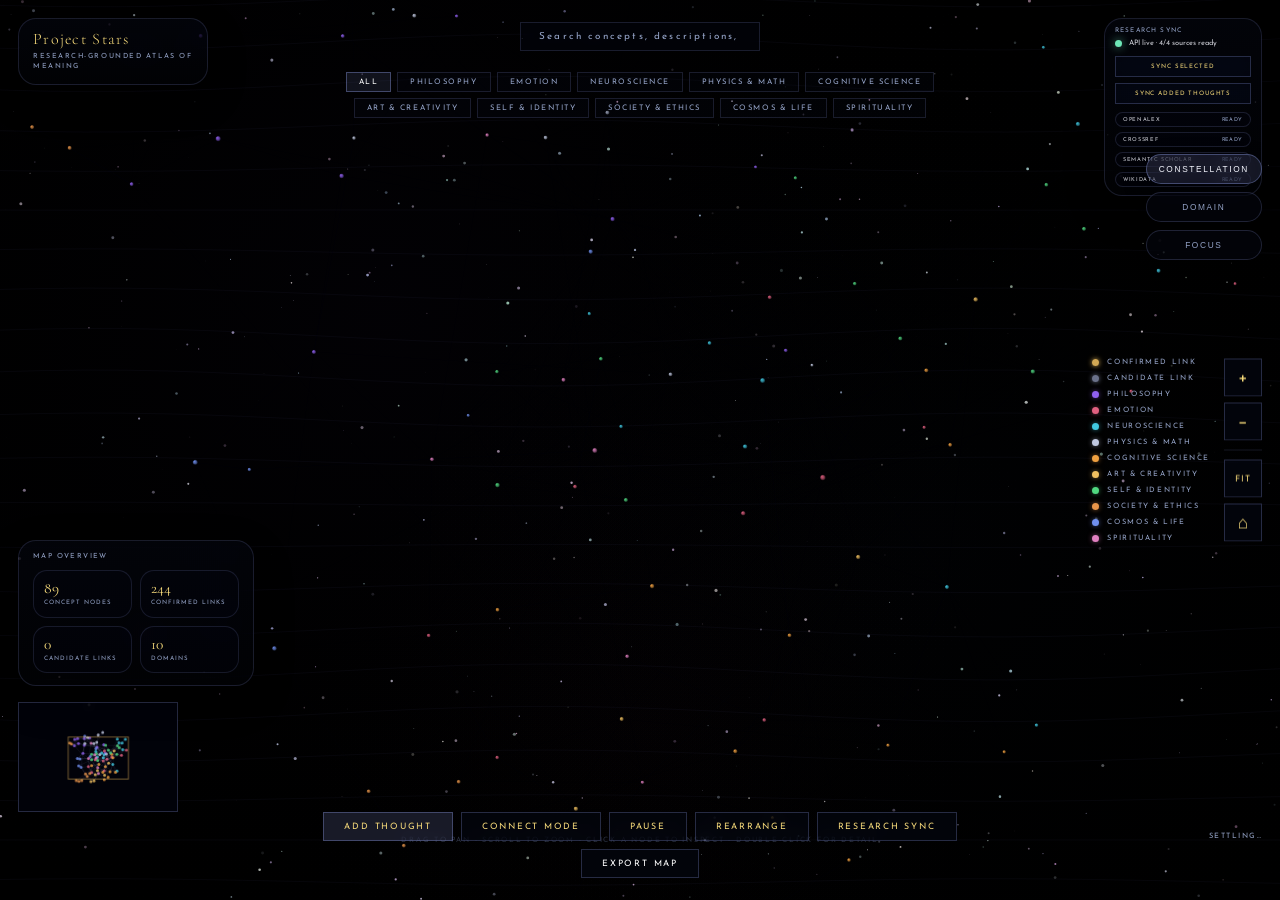
<file: index up.html>
<!DOCTYPE html>
<html lang="en">
<head>
<meta charset="UTF-8">
<meta name="viewport" content="width=device-width, initial-scale=1.0">
<title>Project Stars</title>
<link href="https://fonts.googleapis.com/css2?family=Cormorant+Garamond:ital,wght@0,300;0,400;0,600;1,300;1,400&family=Josefin+Sans:wght@100;300;400&display=swap" rel="stylesheet">
<style>
*, *::before, *::after { box-sizing: border-box; margin: 0; padding: 0; }
:root {
  --void: #000000;
  --void-2:#000000;
  --glow-gold: #f5d97a;
  --glow-gold-dim: rgba(132, 145, 214, 0.45);
  --text: #f5f7ff;
  --text-soft: rgba(245,247,255,0.84);
  --muted: #94a3c7;
  --muted-2: rgba(148,163,199,0.62);
  --panel: rgba(6,10,28,0.42);
  --panel-strong: rgba(8,12,30,0.56);
  --panel-line: rgba(132,145,214,0.28);
  --accent: rgba(132,145,214,0.72);
  --success: rgba(80,216,128,0.9);
  --shadow: 0 18px 60px rgba(0,0,0,0.22);
  --radius: 18px;
}
html,body { width:100%; height:100%; background:#000; color:var(--text);
  font-family:'Josefin Sans',sans-serif; overflow:hidden; user-select:none; }
canvas#bg { position:fixed; inset:0; z-index:0; pointer-events:none; }
canvas#graph { position:fixed; inset:0; z-index:1; }
canvas#minimap { position:fixed; bottom:88px; left:18px; z-index:12;
  border:1px solid var(--panel-line); background:rgba(3,8,24,0.30);
  backdrop-filter:blur(6px); width:160px; height:110px; cursor:crosshair; }

/* ── HEADER ── */
#header { display:none; }
#title-block h1 { font-family:'Cormorant Garamond',serif; font-size:1.75rem; font-weight:300;
  letter-spacing:0.15em; color:var(--glow-gold); text-shadow:0 0 36px rgba(132,145,214,0.28); line-height:1; }
#title-block p { font-size:0.55rem; letter-spacing:0.38em; text-transform:uppercase; color:var(--muted); margin-top:5px; }
#stats { text-align:right; }
#stats .num { font-family:'Cormorant Garamond',serif; font-size:1.9rem; font-weight:300;
  color:var(--glow-gold); opacity:.65; line-height:1; }
#stats .lbl { font-size:0.48rem; letter-spacing:0.32em; text-transform:uppercase; color:var(--muted); }

/* ── SEARCH ── */
#search-wrap { position:fixed; top:22px; left:50%; transform:translateX(-50%); z-index:10; }
#search { background:rgba(8,12,30,0.24); border:1px solid rgba(132,145,214,0.18);
  color:var(--text); font-family:'Josefin Sans',sans-serif; font-size:0.62rem;
  letter-spacing:0.22em; padding:9px 18px; width:240px; outline:none;
  transition:all .3s; backdrop-filter:blur(8px); text-align:center; }
#search::placeholder { color:var(--muted); }
#search:focus { border-color:var(--panel-line); box-shadow:0 0 18px rgba(132,145,214,0.18); }

/* ── DOMAIN FILTERS ── */
#filters { position:fixed; top:72px; left:50%; transform:translateX(-50%); z-index:10;
  display:flex; gap:6px; flex-wrap:wrap; justify-content:center; max-width:820px; }
.filter-chip { font-family:'Josefin Sans',sans-serif; font-size:0.48rem; letter-spacing:0.2em;
  text-transform:uppercase; padding:5px 12px; cursor:pointer;
  border:1px solid rgba(132,145,214,0.18); color:var(--muted);
  background:rgba(8,12,30,0.18); transition:all .25s; white-space:nowrap; }
.filter-chip:hover { color:var(--text); border-color:rgba(132,145,214,0.32); }
.filter-chip.active { color:#fff; border-color:rgba(132,145,214,0.42); background:rgba(132,145,214,0.12);
  box-shadow:0 0 12px var(--chip-glow,transparent); }

/* ── ZOOM CONTROLS ── */
#zoom-controls { position:fixed; right:18px; top:50%; transform:translateY(-50%);
  z-index:12; display:flex; flex-direction:column; gap:6px; }
.zc-btn { width:38px; height:38px; display:flex; align-items:center; justify-content:center;
  background:var(--panel); border:1px solid var(--panel-line); color:var(--glow-gold);
  font-size:1.1rem; cursor:pointer; transition:all .25s; backdrop-filter:blur(8px); }
.zc-btn:hover { background:rgba(132,145,214,0.16); border-color:rgba(132,145,214,0.45);
  box-shadow:0 0 16px rgba(132,145,214,0.16); }
.zc-btn.fit { font-size:0.55rem; letter-spacing:0.1em; }
.zc-divider { height:1px; background:rgba(132,145,214,0.16); margin:3px 0; }

/* ── LEGEND (right side) ── */
#legend { position:fixed; right:70px; top:50%; transform:translateY(-50%);
  z-index:10; display:flex; flex-direction:column; gap:8px; pointer-events:none; }
.leg-item { display:flex; align-items:center; gap:8px; }
.leg-dot { width:7px; height:7px; border-radius:50%; flex-shrink:0; }
.leg-lbl { font-size:0.46rem; letter-spacing:0.22em; text-transform:uppercase; color:var(--muted); }

/* ── BOTTOM CONTROLS ── */
#controls { position:fixed; bottom:22px; left:50%; transform:translateX(-50%);
  z-index:12; display:flex; gap:8px; flex-wrap:wrap; justify-content:center; max-width:min(980px, calc(100vw - 32px)); }
.ctrl-btn { background:rgba(8,12,30,0.34); border:1px solid var(--panel-line);
  color:var(--glow-gold); font-family:'Josefin Sans',sans-serif;
  font-size:0.55rem; letter-spacing:0.2em; text-transform:uppercase;
  padding:9px 20px; cursor:pointer; transition:all .3s; backdrop-filter:blur(8px); }
.ctrl-btn:hover { background:rgba(132,145,214,0.14); border-color:rgba(132,145,214,0.42);
  box-shadow:0 0 16px rgba(132,145,214,0.14); }
.ctrl-btn.accent { background:rgba(132,145,214,0.18); border-color:rgba(132,145,214,0.38); }
.ctrl-btn.green { color:#ffffff; border-color:var(--panel-line); background:rgba(8,12,30,0.34); }
.ctrl-btn.green:hover { background:rgba(132,145,214,0.14); border-color:rgba(132,145,214,0.42); }
.ctrl-btn.active { background:rgba(132,145,214,0.18); border-color:rgba(132,145,214,0.42); }

/* ── DETAIL PANEL ── */
#detail-panel { position:fixed; left:18px; top:50%; transform:translateY(-50%);
  width:320px; background:linear-gradient(180deg, rgba(9,13,31,0.34), rgba(5,8,20,0.22)); border:1px solid var(--panel-line);
  border-radius:22px; backdrop-filter:blur(18px); padding:22px 18px; z-index:12;
  box-shadow:var(--shadow); opacity:0; pointer-events:none; transition:opacity .3s; max-height:72vh; overflow-y:auto; }
#detail-panel.show { opacity:1; pointer-events:all; }
#dp-close { position:absolute; top:10px; right:12px; background:none; border:none;
  color:var(--muted); cursor:pointer; font-size:0.85rem; transition:color .2s; }
#dp-close:hover { color:var(--glow-gold); }
#dp-name { font-family:'Cormorant Garamond',serif; font-size:1.2rem; font-weight:300;
  color:var(--glow-gold); margin-bottom:4px; }
.dp-cat { font-size:0.47rem; letter-spacing:0.26em; text-transform:uppercase; color:var(--muted); margin-bottom:10px; }
.dp-desc { font-size:0.6rem; line-height:1.75; color:rgba(232,228,216,0.65); margin-bottom:12px; }
.dp-ref { font-size:0.5rem; letter-spacing:0.1em; color:rgba(192,205,255,0.82); font-style:italic; margin-bottom:12px; line-height:1.6; }
.dp-section-title { font-size:0.46rem; letter-spacing:0.22em; text-transform:uppercase; color:var(--muted); margin-bottom:7px; }
.dp-conn-list { display:flex; flex-wrap:wrap; gap:4px; }
.dp-conn-tag { font-size:0.5rem; letter-spacing:0.1em; border:1px solid rgba(132,145,214,0.18);
  padding:3px 7px; color:rgba(232,228,216,0.45); cursor:pointer; transition:all .2s; }
.dp-conn-tag:hover { border-color:rgba(132,145,214,0.42); color:var(--glow-gold); }

/* ── TOOLTIP ── */
#tooltip { position:fixed; pointer-events:none; background:rgba(8,12,30,0.3);
  border:1px solid var(--panel-line); backdrop-filter:blur(16px);
  padding:12px 16px; max-width:240px; opacity:0; transition:opacity .18s; z-index:20; }
#tooltip.show { opacity:1; }
#tooltip h3 { font-family:'Cormorant Garamond',serif; font-size:1rem; font-weight:400;
  color:var(--glow-gold); margin-bottom:3px; }
#tooltip p { font-size:0.56rem; letter-spacing:0.08em; color:var(--muted); line-height:1.6; }
#tooltip .tt-tag { display:inline-block; margin-top:6px; font-size:0.46rem;
  letter-spacing:0.2em; text-transform:uppercase; color:var(--muted);
  border:1px solid rgba(132,145,214,0.18); padding:2px 7px; }

/* ── ADD MODAL ── */
#modal-bg { position:fixed; inset:0; z-index:30; background:rgba(3,6,16,0.56);
  backdrop-filter:blur(6px); display:none; align-items:center; justify-content:center; }
#modal-bg.open { display:flex; }
#modal { background:rgba(5,9,22,0.42); border:1px solid var(--panel-line);
  border-radius:24px; box-shadow:var(--shadow); padding:32px 34px; min-width:min(620px, calc(100vw - 28px)); max-width:720px; animation:fadeIn .28s; }
@keyframes fadeIn { from{opacity:0;transform:translateY(10px)} to{opacity:1;transform:none} }
#modal h2 { font-family:'Cormorant Garamond',serif; font-size:1.5rem; font-weight:300;
  color:var(--glow-gold); margin-bottom:24px; }
.field { margin-bottom:15px; }
.field label { display:block; font-size:0.5rem; letter-spacing:0.3em; text-transform:uppercase;
  color:var(--muted); margin-bottom:6px; }
.field input,.field select,.field textarea { width:100%; background:rgba(8,12,30,0.18);
  border:1px solid rgba(132,145,214,0.18); color:var(--text);
  font-family:'Josefin Sans',sans-serif; font-size:0.72rem; padding:9px 12px; outline:none; }
.field input:focus,.field select:focus,.field textarea:focus { border-color:rgba(132,145,214,0.42); }
.field select option { background:#07071a; }
.field textarea { resize:vertical; min-height:60px; }
#modal-btns { display:flex; gap:8px; margin-top:20px; justify-content:flex-end; }
.modal-btn { font-family:'Josefin Sans',sans-serif; font-size:0.55rem; letter-spacing:0.2em;
  text-transform:uppercase; padding:9px 22px; cursor:pointer; border:1px solid; transition:all .3s; }
.modal-btn.cancel { background:transparent; border-color:rgba(132,145,214,0.18); color:var(--muted); }
.modal-btn.cancel:hover { border-color:rgba(132,145,214,0.32); color:var(--text); }
.modal-btn.confirm { background:rgba(132,145,214,0.16); border-color:rgba(132,145,214,0.38); color:var(--glow-gold); }
.modal-btn.confirm:hover { background:rgba(132,145,214,0.22); box-shadow:0 0 18px rgba(132,145,214,0.14); }

/* ── TOAST ── */
#toast { position:fixed; bottom:72px; left:50%; transform:translateX(-50%);
  background:var(--panel); border:1px solid rgba(80,216,128,0.38); color:#ffffff;
  font-size:0.56rem; letter-spacing:0.2em; text-transform:uppercase;
  padding:9px 22px; z-index:50; opacity:0; transition:opacity .4s; pointer-events:none; }
#toast.show { opacity:1; }

/* ── SIMULATION STATUS ── */
#sim-status { position:fixed; bottom:60px; right:18px; z-index:12;
  font-size:0.46rem; letter-spacing:0.2em; text-transform:uppercase; color:var(--muted); }

#hint { position:fixed; bottom:56px; left:50%; transform:translateX(-50%);
  font-size:0.46rem; letter-spacing:0.24em; text-transform:uppercase;
  color:rgba(104,120,160,0.4); pointer-events:none; white-space:nowrap; z-index:10; }


/* ── CORNER UI CARDS ── */
.ui-corner {
  position: fixed;
  z-index: 13;
  border: 1px solid rgba(132,145,214,0.18);
  background: linear-gradient(180deg, rgba(7,11,28,0.32), rgba(6,10,24,0.16));
  backdrop-filter: blur(12px);
  border-radius: 18px;
  box-shadow: 0 14px 44px rgba(0,0,0,0.16);
}

#brand-card {
  left: 18px;
  top: 18px;
  padding: 12px 14px;
  width: 190px;
}

#brand-card .brand-title {
  font-family: 'Cormorant Garamond', serif;
  font-size: 1rem;
  font-weight: 300;
  letter-spacing: 0.08em;
  color: var(--glow-gold);
  line-height: 1;
}

#brand-card .brand-sub {
  margin-top: 5px;
  font-size: 0.44rem;
  letter-spacing: 0.22em;
  text-transform: uppercase;
  color: var(--muted);
  line-height: 1.45;
}

#research-corner {
  right: 18px;
  top: 18px;
  width: min(158px, calc(100vw - 36px));
  padding: 8px 10px;
}

.corner-head {
  display: flex;
  align-items: flex-start;
  justify-content: space-between;
  gap: 8px;
}

.corner-title {
  font-size: 0.4rem;
  letter-spacing: 0.18em;
  text-transform: uppercase;
  color: var(--muted);
}

.corner-status {
  margin-top: 4px;
  font-size: 0.47rem;
  line-height: 1.35;
  color: var(--text-soft);
}

.corner-actions { display:flex; flex-direction:column; gap:6px; margin-top:8px; }
.corner-actions .ctrl-btn { width:100%; padding:6px 8px; font-size:0.38rem; letter-spacing:0.14em; }

.source-pills {
  display: grid;
  gap: 5px;
  margin-top: 8px;
}

.source-pill {
  display: inline-flex;
  align-items: center;
  justify-content: space-between;
  gap: 6px;
  padding: 4px 7px;
  border-radius: 999px;
  border: 1px solid rgba(132,145,214,0.18);
  background: rgba(8,12,30,0.16);
}

.source-pill .name {
  font-size: 0.34rem;
  letter-spacing: 0.12em;
  text-transform: uppercase;
  color: var(--text-soft);
}

.source-pill .state {
  font-size: 0.33rem;
  letter-spacing: 0.12em;
  text-transform: uppercase;
  color: var(--muted);
}

.source-pill .state.ok { color: rgba(180,230,255,0.92); }
.source-pill .state.warn { color: rgba(255,210,150,0.92); }
.source-pill .state.err { color: rgba(255,160,160,0.92); }

#metrics-corner {
  left: 18px;
  bottom: 214px;
  width: 236px;
  padding: 12px 14px;
}

.metrics-title {
  font-size: 0.44rem;
  letter-spacing: 0.2em;
  text-transform: uppercase;
  color: var(--muted);
  margin-bottom: 10px;
}

.metrics-grid {
  display: grid;
  grid-template-columns: repeat(2, minmax(0, 1fr));
  gap: 8px;
}

.metric-tile {
  padding: 9px 10px;
  border-radius: 14px;
  background: rgba(8,12,30,0.16);
  border: 1px solid rgba(132,145,214,0.16);
}

.metric-tile .value {
  font-family: 'Cormorant Garamond', serif;
  font-size: 0.96rem;
  line-height: 1.05;
  color: var(--glow-gold);
}

.metric-tile .label {
  margin-top: 3px;
  font-size: 0.38rem;
  letter-spacing: 0.16em;
  text-transform: uppercase;
  color: var(--muted);
  line-height: 1.35;
}
#view-switcher { position:fixed; top:154px; right:18px; z-index:13; display:flex; flex-direction:column; gap:8px; }
.view-btn { min-width:112px; text-align:center; background:rgba(8,12,30,0.28); color:var(--muted);
  border:1px solid rgba(132,145,214,0.22); border-radius:999px; padding:9px 12px;
  font-size:0.52rem; letter-spacing:0.2em; text-transform:uppercase; cursor:pointer; backdrop-filter:blur(12px); transition:all .25s; }
.view-btn.active,.view-btn:hover { color:var(--text); border-color:rgba(132,145,214,0.42); background:rgba(132,145,214,0.14); box-shadow:0 10px 30px rgba(0,0,0,0.14); }

.detail-grid { display:grid; gap:10px; }
.meta-grid { display:grid; grid-template-columns:repeat(2,1fr); gap:8px; margin-bottom:12px; }
.meta-pill { border:1px solid rgba(132,145,214,0.18); border-radius:12px; padding:8px 10px; background:rgba(8,12,30,0.18); }
.meta-pill .meta-k { font-size:0.46rem; letter-spacing:0.2em; text-transform:uppercase; color:var(--muted); margin-bottom:3px; }
.meta-pill .meta-v { font-size:0.62rem; color:var(--text-soft); line-height:1.45; }
.dp-empty { font-size:0.56rem; line-height:1.65; color:var(--muted-2); }
#dp-focus { margin-top:14px; width:100%; }

kbd { font-family:inherit; font-size:0.52rem; padding:2px 6px; border-radius:6px; border:1px solid rgba(255,255,255,0.12); background:rgba(255,255,255,0.05); color:var(--text-soft); }
.dp-conn-tag.possible { border-style:dashed; color:rgba(232,228,216,0.42); background:rgba(132,145,214,0.03); }
.dp-conn-tag.possible:hover { color:rgba(255,255,255,0.82); border-color:rgba(132,145,214,0.36); }
#dp-edge-notes { color:rgba(232,228,216,0.58); min-height:22px; }


.hud-actions { display:flex; gap:8px; flex-wrap:wrap; }
.hud-status { display:grid; gap:8px; }
.hud-status-line { font-size:0.5rem; line-height:1.5; color:var(--text-soft); }
.hud-status-line strong { color:var(--glow-gold); font-weight:400; }
.hud-source-grid { display:grid; gap:6px; }
.hud-source-row { display:flex; align-items:center; justify-content:space-between; gap:8px; padding:7px 9px; border-radius:12px; border:1px solid rgba(132,145,214,0.16); background:rgba(8,12,30,0.18); }
.hud-source-name { font-size:0.44rem; letter-spacing:0.14em; text-transform:uppercase; color:var(--text-soft); }
.hud-source-state { font-size:0.44rem; letter-spacing:0.14em; text-transform:uppercase; color:var(--muted); }
.hud-source-state.ok { color:rgba(180,230,255,0.92); }
.hud-source-state.warn { color:rgba(255,210,150,0.92); }
.hud-source-state.err { color:rgba(255,160,160,0.92); }
.dp-subtle { font-size:0.52rem; line-height:1.6; color:var(--muted-2); }
.research-live-dot { display:inline-block; width:7px; height:7px; border-radius:50%; margin-right:7px; background:#6ee7b7; box-shadow:0 0 10px rgba(110,231,183,0.7); vertical-align:middle; }
.research-live-dot.offline { background:#f59e0b; box-shadow:0 0 10px rgba(245,158,11,0.55); }
.dp-mini-list { display:grid; gap:6px; }
.dp-mini-item { padding:7px 9px; border-radius:12px; border:1px solid rgba(132,145,214,0.16); background:rgba(8,12,30,0.16); }
.dp-mini-item strong { color:var(--text-soft); font-weight:400; }

@media (max-width: 980px) {
  #legend { display:none; }
  #brand-card { left:12px; top:16px; width:172px; }
  #research-corner { right:12px; top:16px; width:min(148px, calc(100vw - 24px)); }
  #metrics-corner { left:12px; bottom:206px; width:220px; }
  #detail-panel { left:12px; width:min(320px, calc(100vw - 24px)); top:auto; bottom:126px; transform:none; max-height:46vh; }
  #view-switcher { top:auto; right:12px; bottom:128px; }
  #header { padding:18px 18px 0 18px; }
  #search-wrap { top:102px; left:50%; transform:translateX(-50%); }
  #filters { top:154px; max-width:calc(100vw - 28px); }
}

@media (max-width: 700px) {
  #brand-card { left:12px; top:12px; width:calc(100vw - 24px); }
  #research-corner { left:12px; right:12px; top:86px; width:auto; }
  #metrics-corner { left:12px; right:12px; width:auto; bottom:206px; }
  #header { display:none; }
  #search-wrap { left:12px; right:12px; top:214px; transform:none; }
  #search { width:100%; }
  #filters { top:266px; }
  #zoom-controls { right:12px; top:auto; bottom:188px; transform:none; }
  #controls { left:12px; right:12px; transform:none; justify-content:stretch; bottom:14px; }
  .ctrl-btn { flex:1 1 calc(50% - 8px); padding:11px 10px; }
  #hint { display:none; }
  canvas#minimap { width:128px; height:92px; bottom:106px; left:12px; }
}

/* Scrollbar */
#detail-panel::-webkit-scrollbar { width:3px; }
#detail-panel::-webkit-scrollbar-track { background:transparent; }
#detail-panel::-webkit-scrollbar-thumb { background:rgba(132,145,214,0.42); }
</style>
</head>
<body>

<canvas id="bg"></canvas>
<canvas id="graph"></canvas>
<canvas id="minimap"></canvas>

<div id="header">
  <div id="title-block">
    <h1>Project Stars</h1>
    <p>Research-grounded atlas of meaning</p>
  </div>
  <div id="stats">
    <div class="num" id="node-count">0</div>
    <div class="lbl">thoughts charted</div>
  </div>
</div>


<div id="brand-card" class="ui-corner">
  <div class="brand-title">Project Stars</div>
  <div class="brand-sub">Research-grounded atlas of meaning</div>
</div>

<div id="research-corner" class="ui-corner">
  <div class="corner-head">
    <div>
      <div class="corner-title">Research sync</div>
      <div class="corner-status" id="research-status"><span class="research-live-dot"></span>API live · 4/4 sources ready</div>
    </div>
  </div>
  <div class="corner-actions">
    <button class="ctrl-btn" id="sync-selected-btn">Sync Selected</button>
    <button class="ctrl-btn" id="sync-user-btn">Sync Added Thoughts</button>
  </div>
  <div class="source-pills" id="hud-source-grid"></div>
</div>

<div id="metrics-corner" class="ui-corner">
  <div class="metrics-title">Map overview</div>
  <div class="metrics-grid">
    <div class="metric-tile"><div class="value" id="metric-nodes">0</div><div class="label">Concept nodes</div></div>
    <div class="metric-tile"><div class="value" id="metric-edges">0</div><div class="label">Confirmed links</div></div>
    <div class="metric-tile"><div class="value" id="metric-candidates">0</div><div class="label">Candidate links</div></div>
    <div class="metric-tile"><div class="value" id="metric-domains">0</div><div class="label">Domains</div></div>
  </div>
</div>

<div id="view-switcher">
  <button class="view-btn active" data-view="constellation">Constellation</button>
  <button class="view-btn" data-view="domain">Domain</button>
  <button class="view-btn" data-view="focus">Focus</button>
</div>

<div id="search-wrap">
  <input type="text" id="search" placeholder="Search concepts, descriptions, references">
</div>

<div id="filters"></div>
<div id="legend"></div>

<div id="zoom-controls">
  <div class="zc-btn" id="zc-in" title="Zoom In">+</div>
  <div class="zc-btn" id="zc-out" title="Zoom Out">−</div>
  <div class="zc-divider"></div>
  <div class="zc-btn fit" id="zc-fit" title="Fit All">FIT</div>
  <div class="zc-btn" id="zc-home" title="Reset">⌂</div>
</div>

<div id="detail-panel">
  <button id="dp-close">✕</button>
  <div id="dp-name"></div>
  <div class="dp-cat" id="dp-cat"></div>
  <div class="detail-grid">
    <div class="meta-grid">
      <div class="meta-pill"><div class="meta-k">Domain</div><div class="meta-v" id="dp-domain"></div></div>
      <div class="meta-pill"><div class="meta-k">Confirmed Links</div><div class="meta-v" id="dp-degree"></div></div>
      <div class="meta-pill"><div class="meta-k">Evidence Class</div><div class="meta-v" id="dp-evidence"></div></div>
      <div class="meta-pill"><div class="meta-k">Consensus</div><div class="meta-v" id="dp-consensus"></div></div>
      <div class="meta-pill"><div class="meta-k">Review State</div><div class="meta-v" id="dp-review"></div></div>
      <div class="meta-pill"><div class="meta-k">Candidate Links</div><div class="meta-v" id="dp-candidates"></div></div>
    </div>
    <div class="dp-desc" id="dp-desc"></div>
    <div class="dp-ref" id="dp-ref"></div>
    <div>
      <div class="dp-section-title">Research Provenance</div>
      <div class="dp-subtle" id="dp-source-summary">No external research sync has been recorded for this concept yet.</div>
      <div class="dp-mini-list" id="dp-source-list"></div>
    </div>
    <div>
      <div class="dp-section-title">Confirmed Connections</div>
      <div class="dp-conn-list" id="dp-conns"></div>
    </div>
    <div>
      <div class="dp-section-title">Possible Related Thoughts</div>
      <div class="dp-conn-list" id="dp-possible"></div>
    </div>
    <div>
      <div class="dp-section-title">Relationship Notes</div>
      <div class="dp-desc" id="dp-edge-notes"></div>
    </div>
    <div>
      <div class="dp-section-title">Candidate Evidence Snapshot</div>
      <div class="dp-mini-list" id="dp-score-list"></div>
    </div>
    <div>
      <div class="dp-section-title">Edge Citations & Review</div>
      <div class="dp-subtle" id="dp-edge-citations">No candidate edge selected.</div>
    </div>
    <button class="ctrl-btn" id="dp-focus">Center on concept</button>
  </div>
</div>

<div id="tooltip">
  <h3 id="tt-name"></h3>
  <p id="tt-desc"></p>
  <div class="tt-tag" id="tt-cat"></div>
</div>

<div id="controls">
  <button class="ctrl-btn accent" id="add-btn">Add Thought</button>
  <button class="ctrl-btn" id="connect-btn">Connect Mode</button>
  <button class="ctrl-btn" id="pause-btn">Pause</button>
  <button class="ctrl-btn" id="layout-btn">Rearrange</button>
  <button class="ctrl-btn" id="research-btn">Research Sync</button>
  <button class="ctrl-btn green" id="export-btn">Export Map</button>
</div>

<div id="hint">Drag to pan - Scroll to zoom - Click a node to inspect - Double-click for detail</div>
<div id="sim-status"></div>
<div id="toast"></div>

<div id="modal-bg">
  <div id="modal">
    <h2>Chart a New Thought</h2>
    <div class="field"><label>Concept</label>
      <input type="text" id="m-name" placeholder="e.g. Embodied Cognition, Dark Energy…"></div>
    <div class="field"><label>Description</label>
      <textarea id="m-desc" placeholder="What does this concept encompass?"></textarea></div>
    <div class="field"><label>Scientific Reference</label>
      <input type="text" id="m-ref" placeholder="e.g. Clark & Chalmers, 1998"></div>
    <div class="field"><label>Domain</label><select id="m-cat"></select></div>
    <div class="field"><label>Evidence Class</label>
      <select id="m-evidence">
        <option value="research-grounded">Research-grounded</option>
        <option value="theoretical">Theoretical</option>
        <option value="interpretive">Interpretive synthesis</option>
        <option value="speculative">Speculative</option>
      </select></div>
    <div class="field"><label>Consensus label</label>
      <select id="m-consensus">
        <option value="curated">Curated</option>
        <option value="strong">Strong support</option>
        <option value="emerging">Emerging</option>
        <option value="contested">Contested</option>
      </select></div>
    <div class="field"><label>Connect to (node name, optional)</label>
      <input type="text" id="m-connect" placeholder="e.g. Consciousness, Memory…"></div>
    <div class="field"><label>Relationship type</label>
      <select id="m-relation">
        <option value="related">Related</option>
        <option value="extends">Extends</option>
        <option value="contrasts-with">Contrasts with</option>
        <option value="supports">Supports</option>
        <option value="informs">Informs</option>
        <option value="shares-literature">Shares literature</option>
      </select></div>
    <div class="field"><label>Relationship layer</label>
      <select id="m-edge-status">
        <option value="confirmed">Confirmed</option>
        <option value="possible">Possible / candidate</option>
      </select></div>
    <div class="field"><label>Confidence (0-1)</label>
      <input type="number" id="m-confidence" min="0" max="1" step="0.01" placeholder="e.g. 0.72"></div>
    <div class="field"><label>Grounding basis</label>
      <input type="text" id="m-basis" placeholder="e.g. semantic overlap; citation overlap; shared authors"></div>
    <div class="field"><label>Ontology / entity hints</label>
      <input type="text" id="m-entities" placeholder="e.g. predictive processing; self-model; Q12345"></div>
    <div class="field"><label>Edge rationale</label>
      <textarea id="m-edge-rationale" placeholder="Why should this connection exist? Cite overlap, shared authors, topic proximity, or bridge structure."></textarea></div>
    <div class="field"><label>Edge citations / provenance</label>
      <input type="text" id="m-edge-citations" placeholder="e.g. OpenAlex:W123; Crossref:10.xxxx/xxxx; Semantic Scholar:paperId"></div>
    <div class="field"><label>Review metadata</label>
      <input type="text" id="m-review" placeholder="e.g. pending-review · curator note · checked 2026-03-27"></div>
    <div id="modal-btns">
      <button class="modal-btn cancel" id="modal-cancel">Cancel</button>
      <button class="modal-btn confirm" id="modal-confirm">Chart It</button>
    </div>
  </div>
</div>

<script>
// ═══════════════════════════════════════════════════════════
// CATEGORIES
// ═══════════════════════════════════════════════════════════
const CATEGORIES = [
  { id:'philosophy',   label:'Philosophy',         color:'#9060f0', glow:'rgba(144,96,240,.55)' },
  { id:'emotion',      label:'Emotion',            color:'#e06080', glow:'rgba(224,96,128,.55)' },
  { id:'neuroscience', label:'Neuroscience',       color:'#40c8e0', glow:'rgba(64,200,224,.55)' },
  { id:'physics',      label:'Physics & Math',     color:'#c0c8e0', glow:'rgba(192,200,224,.55)' },
  { id:'cognitive',    label:'Cognitive Science',  color:'#f0a040', glow:'rgba(240,160,64,.55)' },
  { id:'art',          label:'Art & Creativity',   color:'#f0c060', glow:'rgba(240,192,96,.55)' },
  { id:'self',         label:'Self & Identity',    color:'#50d880', glow:'rgba(80,216,128,.55)' },
  { id:'society',      label:'Society & Ethics',   color:'#e8954a', glow:'rgba(232,149,74,.55)' },
  { id:'cosmos',       label:'Cosmos & Life',      color:'#7090f0', glow:'rgba(112,144,240,.55)' },
  { id:'spirit',       label:'Spirituality',       color:'#e080c0', glow:'rgba(224,128,192,.55)' },
];
const CMAP = {}; CATEGORIES.forEach(c=>CMAP[c.id]=c);

// ═══════════════════════════════════════════════════════════
// NODES — 92 thoughts grounded in contemporary research
// ═══════════════════════════════════════════════════════════
const SEED_NODES = [
// ── PHILOSOPHY ──
{id:1, label:'Being', cat:'philosophy', r:20,
 desc:'The bedrock of ontology — that something exists rather than nothing. Heidegger called it the forgotten question of Western thought.',
 ref:'Heidegger, Being and Time (1927); Parfit, Reasons and Persons (1984)'},
{id:2, label:'Truth', cat:'philosophy', r:18,
 desc:'The correspondence, coherence, or pragmatic usefulness of a belief. Recent epistemology interrogates how social forces distort what counts as truth.',
 ref:'James, Pragmatism (1907); Fricker, Epistemic Injustice (2007)'},
{id:3, label:'Free Will', cat:'philosophy', r:17,
 desc:'Whether deliberation is genuinely open or secretly determined. Compatibilists argue freedom is compatible with determinism; libertarians deny it.',
 ref:'Kane, The Significance of Free Will (1996); Dennett, Freedom Evolves (2003)'},
{id:4, label:'Consciousness', cat:'philosophy', r:22,
 desc:'Chalmers\'s "hard problem" — why physical processes give rise to subjective experience at all. The central mystery of philosophy of mind.',
 ref:'Chalmers, The Conscious Mind (1996); Nagel, What Is It Like to Be a Bat? (1974)'},
{id:5, label:'Time', cat:'philosophy', r:19,
 desc:'Whether time flows or is a static block universe. Physicists and philosophers remain split on whether the past and future are equally real.',
 ref:'McTaggart, The Unreality of Time (1908); Barbour, The End of Time (1999)'},
{id:6, label:'Causality', cat:'philosophy', r:17,
 desc:'The structure of influence: does cause genuinely produce effect, or is it a pattern we impose on correlated events?',
 ref:'Hume, Enquiry (1748); Pearl, The Book of Why (2018)'},
{id:7, label:'Emergence', cat:'philosophy', r:18,
 desc:'How high-level properties — wetness, life, mind — arise from lower-level parts without being reducible to them.',
 ref:'Anderson, More Is Different (1972); Deacon, Incomplete Nature (2011)'},
{id:8, label:'Phenomenology', cat:'philosophy', r:16,
 desc:'The first-person study of how things appear to consciousness — bracketing assumptions to describe experience directly.',
 ref:'Husserl, Ideas I (1913); Merleau-Ponty, Phenomenology of Perception (1945)'},
{id:9, label:'Determinism', cat:'philosophy', r:15,
 desc:'The thesis that every event, including every thought, is the inevitable result of prior causes and the laws of nature.',
 ref:'Laplace, Philosophical Essay on Probabilities (1814)'},
{id:10, label:'Intentionality', cat:'philosophy', r:14,
 desc:'The "aboutness" of mental states — the fact that thoughts are always directed at something. A mark that distinguishes mind from mere matter.',
 ref:'Brentano, Psychology from an Empirical Standpoint (1874); Searle, Intentionality (1983)'},
{id:11, label:'Paradox', cat:'philosophy', r:15,
 desc:'Two incompatible conclusions, each apparently valid. Paradoxes drive progress in logic, mathematics, and physics.',
 ref:'Russell\'s Paradox (1901); Zeno\'s Paradoxes; Quine, The Ways of Paradox (1966)'},

// ── EMOTION ──
{id:12, label:'Love', cat:'emotion', r:23,
 desc:'Neuroscientifically, love activates reward circuits, suppresses critical social judgment, and releases oxytocin — bonding us across selves.',
 ref:'Fisher, Why We Love (2004); Zeki, The Neurobiology of Love (2007)'},
{id:13, label:'Grief', cat:'emotion', r:17,
 desc:'A non-linear neurobiological process: the brain\'s attempt to update a predictive model that still expects the deceased to exist.',
 ref:'O\'Connor, Grieving (2022 Nature Reviews Neuroscience)'},
{id:14, label:'Wonder', cat:'emotion', r:16,
 desc:'Awe at scale or complexity. Research shows awe measurably shrinks the self-concept and expands social concern — a reset button for the ego.',
 ref:'Keltner & Haidt, Approaching Awe (2003); Stellar et al., Self-Transcendent Emotions (2017)'},
{id:15, label:'Fear', cat:'emotion', r:17,
 desc:'Mediated primarily by the amygdala, fear evolved as a fast-route survival signal — bypassing cortical deliberation in milliseconds.',
 ref:'LeDoux, The Emotional Brain (1996); Ohman, Fear and Anxiety (2000)'},
{id:16, label:'Joy', cat:'emotion', r:19,
 desc:'A state of elevated dopaminergic and serotonergic activity. Barbara Fredrickson\'s broaden-and-build theory: joy expands thought-action repertoires.',
 ref:'Fredrickson, The Broaden-and-Build Theory (2001)'},
{id:17, label:'Loneliness', cat:'emotion', r:16,
 desc:'Chroni loneliness is now classified as a public health crisis. It activates the same neural pain circuits as physical injury — isolation literally hurts.',
 ref:'Cacioppo & Patrick, Loneliness (2008); Holt-Lunstad et al., Social Isolation (2015)'},
{id:18, label:'Empathy', cat:'emotion', r:17,
 desc:'Both affective (feeling with) and cognitive (perspective-taking). Mirror neuron systems partially underpin it — but cultural learning is equally decisive.',
 ref:'Decety & Jackson, The Functional Architecture of Empathy (2004); Singer & Klimecki (2014)'},
{id:19, label:'Shame', cat:'emotion', r:15,
 desc:'A global negative evaluation of the self — distinct from guilt (about acts). Chronic shame is linked to narcissism, depression, and aggression.',
 ref:'Tangney & Dearing, Shame and Guilt (2002); Brown, I Thought It Was Just Me (2007)'},
{id:20, label:'Awe', cat:'emotion', r:16,
 desc:'Triggered by vastness that challenges existing mental schemas. Awe reduces inflammation markers and increases prosocial behavior.',
 ref:'Stellar et al., Awe and Inflammation (2015, Emotion)'},
{id:21, label:'Nostalgia', cat:'emotion', r:14,
 desc:'A bittersweet emotion that boosts social connectedness and meaning. Neuroimaging shows it recruits autobiographical memory and reward systems together.',
 ref:'Wildschut et al., Nostalgia: Content, Triggers, Functions (2006)'},

// ── NEUROSCIENCE ──
{id:22, label:'Predictive Processing', cat:'neuroscience', r:21,
 desc:'The leading theory of brain function: the brain is a prediction machine, constantly generating models of the world and updating on prediction errors. Perception is controlled hallucination.',
 ref:'Clark, Surfing Uncertainty (2016); Friston, The Free-Energy Principle (2010)'},
{id:23, label:'Default Mode Network', cat:'neuroscience', r:18,
 desc:'A brain network active during rest, self-referential thought, and social cognition. Dysregulation links to depression, anxiety, and rumination.',
 ref:'Raichle, The Brain\'s Default Mode Network (2015, Annual Review)'},
{id:24, label:'Neuroplasticity', cat:'neuroscience', r:19,
 desc:'The brain\'s lifelong capacity to rewire synaptic connections in response to experience — overturning the once-dominant view that adult brains are fixed.',
 ref:'Doidge, The Brain That Changes Itself (2007); Merzenich, Soft-Wired (2013)'},
{id:25, label:'Interoception', cat:'neuroscience', r:17,
 desc:'The brain\'s sensing of the body\'s internal state — heartbeat, gut, breath. Increasingly seen as the biological root of emotion, self, and even social awareness.',
 ref:'Craig, How Do You Feel? (2015); Seth, Being You (2021)'},
{id:26, label:'Mirror Neurons', cat:'neuroscience', r:16,
 desc:'Neurons that fire both when executing an action and when observing another perform it. Proposed as a substrate for imitation, empathy, and language acquisition.',
 ref:'Rizzolatti & Sinigaglia, Mirrors in the Brain (2008)'},
{id:27, label:'Synaptic Pruning', cat:'neuroscience', r:14,
 desc:'The adolescent brain eliminates unused synaptic connections — a process of neural editing that shapes personality and vulnerability to psychiatric conditions.',
 ref:'Paus, Keshavan & Giedd, Why Do Many Psychiatric Disorders Emerge in Adolescence? (2008)'},
{id:28, label:'Embodied Cognition', cat:'neuroscience', r:18,
 desc:'Cognition is not computation in a brain-box but is shaped by the whole body and environment. Posture, gesture, and sensation co-constitute thought.',
 ref:'Varela, Thompson & Rosch, The Embodied Mind (1991); Lakoff & Johnson, Philosophy in the Flesh (1999)'},
{id:29, label:'Attention', cat:'neuroscience', r:19,
 desc:'The selective allocation of neural resources. William James called it "the taking possession by the mind." Its voluntary control is the foundation of self-regulation.',
 ref:'Posner, Orienting of Attention (1980); McGilchrist, The Master and His Emissary (2009)'},
{id:30, label:'Sleep & Memory', cat:'neuroscience', r:17,
 desc:'During sleep, the hippocampus replays waking experiences and transfers them to cortical long-term storage — memory consolidation requires unconsciousness.',
 ref:'Walker, Why We Sleep (2017); Wilson & McNaughton (1994, Science)'},
{id:31, label:'Emotional Regulation', cat:'neuroscience', r:16,
 desc:'The set of strategies — reappraisal, suppression, distancing — by which the prefrontal cortex modulates amygdalar responses to emotional stimuli.',
 ref:'Gross, The Emerging Field of Emotion Regulation (1998)'},
{id:32, label:'Salience', cat:'neuroscience', r:15,
 desc:'The salience network (insula + anterior cingulate) determines what reaches conscious awareness — it is the gatekeeper between internal and external worlds.',
 ref:'Menon & Uddin, Saliency, Switching, Attention (2010)'},
{id:33, label:'Glymphatic System', cat:'neuroscience', r:14,
 desc:'The brain\'s waste-clearance system — active during deep sleep — flushes out amyloid and tau proteins implicated in Alzheimer\'s disease.',
 ref:'Iliff et al. (2012, Science Translational Medicine)'},

// ── PHYSICS & MATH ──
{id:34, label:'Entropy', cat:'physics', r:18,
 desc:'The universe\'s tendency toward disorder defines the arrow of time. Boltzmann showed entropy is a measure of the number of microscopic arrangements a system can occupy.',
 ref:'Boltzmann (1872); Carroll, From Eternity to Here (2010)'},
{id:35, label:'Quantum Superposition', cat:'physics', r:18,
 desc:'A quantum system exists in multiple states simultaneously until measured. Schrödinger\'s equation governs superposed states — its interpretation remains contested.',
 ref:'Schrödinger (1935); Everett, Relative State Formulation (1957)'},
{id:36, label:'Infinity', cat:'physics', r:17,
 desc:'Cantor\'s set theory revealed infinite hierarchies of infinity. In physics, infinities in equations often signal the limits of current theory.',
 ref:'Cantor, Über unendliche Lineare Punktmannigfaltigkeiten (1883)'},
{id:37, label:'Information Theory', cat:'physics', r:17,
 desc:'Shannon\'s formalization of information as a measure of surprise. Modern physics increasingly treats information as fundamental — "it from bit."',
 ref:'Shannon, A Mathematical Theory of Communication (1948); Wheeler (1990)'},
{id:38, label:'Many-Worlds', cat:'physics', r:15,
 desc:'Everett\'s interpretation of quantum mechanics: every quantum event branches the universe into parallel outcomes, all equally real.',
 ref:'Everett (1957); Deutsch, The Fabric of Reality (1997)'},
{id:39, label:'Complexity Theory', cat:'physics', r:16,
 desc:'The science of systems with many interacting parts that produce emergent, unpredictable global behaviors — from ant colonies to economies to consciousness.',
 ref:'Holland, Emergence: From Chaos to Order (1998); Kauffman, The Origins of Order (1993)'},
{id:40, label:'Dark Matter', cat:'physics', r:15,
 desc:'Unknown matter comprising 27% of the universe — inferred from gravitational effects but never directly detected. The universe is mostly invisible to us.',
 ref:'Rubin & Ford (1970); Planck Collaboration (2018)'},
{id:41, label:'Holographic Principle', cat:'physics', r:14,
 desc:'All information in a volume of space can be encoded on its boundary surface — suggesting our three-dimensional universe may be a projection.',
 ref:'\'t Hooft (1993); Susskind (1995); Maldacena, The Large-N Limit (1997)'},

// ── COGNITIVE SCIENCE ──
{id:42, label:'Metacognition', cat:'cognitive', r:18,
 desc:'Thinking about thinking. The ability to monitor and regulate one\'s own cognitive processes — a key differentiator of expert from novice performance.',
 ref:'Flavell, Metacognition and Cognitive Monitoring (1979); Dunning-Kruger (1999)'},
{id:43, label:'Cognitive Bias', cat:'cognitive', r:19,
 desc:'Systematic errors in reasoning arising from mental shortcuts (heuristics). Kahneman and Tversky catalogued over 180 — they are not bugs but evolved features.',
 ref:'Tversky & Kahneman, Judgment Under Uncertainty (1974); Kahneman, Thinking, Fast and Slow (2011)'},
{id:44, label:'Flow State', cat:'cognitive', r:17,
 desc:'Csikszentmihalyi\'s optimal experience: total absorption in a skill-matched challenge, accompanied by loss of self-consciousness and distorted time perception.',
 ref:'Csikszentmihalyi, Flow: The Psychology of Optimal Experience (1990)'},
{id:45, label:'Theory of Mind', cat:'cognitive', r:18,
 desc:'The capacity to attribute mental states — beliefs, desires, intentions — to others. Absent in early autism; it underlies all social complexity and storytelling.',
 ref:'Premack & Woodruff (1978); Baron-Cohen, Leslie & Frith (1985)'},
{id:46, label:'Working Memory', cat:'cognitive', r:16,
 desc:'The cognitive workspace where information is held and manipulated for immediate use. Baddeley\'s model identifies a phonological loop, visuospatial sketchpad, and central executive.',
 ref:'Baddeley & Hitch (1974); Miller, The Magical Number Seven (1956)'},
{id:47, label:'Pattern Recognition', cat:'cognitive', r:17,
 desc:'The brain\'s core operation — finding regularities in noisy sensory data. Both its power and its weakness: we find patterns even where none exist (apophenia).',
 ref:'Gestalt psychology; Kahneman; Shermer, The Believing Brain (2011)'},
{id:48, label:'Decision Making', cat:'cognitive', r:17,
 desc:'Somatic marker hypothesis: emotion is not the enemy of reason but is necessary for rational choice. Patients with prefrontal damage can\'t decide despite intact logic.',
 ref:'Damasio, Descartes\' Error (1994); Kahneman & Tversky, Prospect Theory (1979)'},
{id:49, label:'Conceptual Metaphor', cat:'cognitive', r:15,
 desc:'Lakoff & Johnson: abstract concepts are structured by embodied metaphors. We understand argument as war, time as a resource, the mind as a container.',
 ref:'Lakoff & Johnson, Metaphors We Live By (1980)'},
{id:50, label:'Linguistic Relativity', cat:'cognitive', r:15,
 desc:'The hypothesis that language shapes thought — weak version widely accepted: different languages predispose different cognitive patterns (color, time, space).',
 ref:'Whorf (1940s); Boroditsky, How Language Shapes Thought (2011)'},
{id:51, label:'Cognitive Load', cat:'cognitive', r:14,
 desc:'Working memory has limited capacity — when overloaded, learning and decision quality collapse. Sweller\'s theory underpins modern instructional design.',
 ref:'Sweller, Cognitive Load During Problem Solving (1988)'},

// ── ART & CREATIVITY ──
{id:52, label:'Beauty', cat:'art', r:19,
 desc:'Kant\'s "free play of imagination and understanding." Neurostheticians find beauty activates the medial orbito-frontal cortex — a region associated with reward.',
 ref:'Kant, Critique of Judgment (1790); Chatterjee & Vartanian, Neuroaesthetics (2014)'},
{id:53, label:'Story', cat:'art', r:19,
 desc:'The mind\'s primary sense-making form. Narrative activates multiple brain regions simultaneously — motor, sensory, emotional — far more than factual statements.',
 ref:'Bruner, Actual Minds, Possible Worlds (1986); Gottschall, The Storytelling Animal (2012)'},
{id:54, label:'Music', cat:'art', r:18,
 desc:'Music uniquely activates reward, motor, and emotional circuits simultaneously. Anticipation — tension before resolution — is as pleasurable as the resolution itself.',
 ref:'Huron, Sweet Anticipation (2006); Salimpoor et al., Anatomically Distinct Dopamine Release (2011)'},
{id:55, label:'Imagination', cat:'art', r:20,
 desc:'Shares neural architecture with episodic memory and future simulation — the hippocampus is central to all three. To imagine is to remember a world that hasn\'t happened yet.',
 ref:'Schacter & Addis, The Cognitive Neuroscience of Constructive Memory (2007)'},
{id:56, label:'Play', cat:'art', r:16,
 desc:'Cross-species behavior that is intrinsically motivated, process-focused, and preparatory. In humans, play is the laboratory of innovation, identity, and social rule learning.',
 ref:'Sutton-Smith, The Ambiguity of Play (1997); Brown, Play (2009)'},
{id:57, label:'Symbol', cat:'art', r:15,
 desc:'The capacity to let one thing stand for another. Human symbolic thought — beginning with cave art ~45,000 ya — is uniquely open-ended and culturally cumulative.',
 ref:'Deacon, The Symbolic Species (1997); Mithen, The Prehistory of the Mind (1996)'},
{id:58, label:'Ritual', cat:'art', r:15,
 desc:'Repeated, symbolic action that coordinates collective emotion and reinforces group identity. Cross-culturally universal — from funerals to handshakes to sport.',
 ref:'Bell, Ritual Theory, Ritual Practice (1992); Durkheim, The Elementary Forms of Religious Life (1912)'},

// ── SELF & IDENTITY ──
{id:59, label:'Identity', cat:'self', r:19,
 desc:'Constructed, not discovered. Narrative identity theory: the self is the story we tell about the continuity of our experiences across time.',
 ref:'Ricoeur, Oneself as Another (1992); McAdams, The Stories We Live By (1993)'},
{id:60, label:'Memory', cat:'self', r:18,
 desc:'Memory is reconstructive, not reproductive — every act of recall rewrites the trace. Loftus\'s false memory research revolutionized eyewitness testimony law.',
 ref:'Loftus, The Myth of Repressed Memory (1994); Schacter, The Seven Sins of Memory (2001)'},
{id:61, label:'Death', cat:'self', r:20,
 desc:'Terror Management Theory: much of human culture is an anxiety buffer against awareness of mortality. Becker won the Pulitzer arguing civilizations are denial-of-death projects.',
 ref:'Becker, The Denial of Death (1973); Greenberg, Solomon & Pyszczynski, TMT (1986)'},
{id:62, label:'Purpose', cat:'self', r:18,
 desc:'Frankl showed purpose is foundational to psychological survival. Recent research links sense of purpose to reduced inflammation, longer telomeres, lower mortality.',
 ref:'Frankl, Man\'s Search for Meaning (1946); Hill et al., Purpose in Life (2014)'},
{id:63, label:'Ego', cat:'self', r:16,
 desc:'The constructed sense of being a unified, continuous self — now understood to be a brain-generated inference, not a fact about the world.',
 ref:'Metzinger, Being No One (2003); Hood, The Self Illusion (2012)'},
{id:64, label:'Trauma', cat:'self', r:17,
 desc:'Trauma encodes memories differently — fragmentary, sensory, easily re-triggered. Van der Kolk\'s work showed PTSD is literally stored in the body\'s physiology.',
 ref:'Van der Kolk, The Body Keeps the Score (2014); Levine, Waking the Tiger (1997)'},
{id:65, label:'Dream', cat:'self', r:17,
 desc:'REM dreams emerge when the PFC is offline and the limbic system is hyperactive. Activation-synthesis theory: dreams are the brain making narrative from random firing.',
 ref:'Hobson & McCarley, The Brain as a Dream State Generator (1977); Walker (2017)'},
{id:66, label:'Attachment', cat:'self', r:18,
 desc:'Bowlby\'s discovery: early caregiver bonds create internal working models that shape all subsequent relationships. Four attachment styles have been cross-culturally replicated.',
 ref:'Bowlby, Attachment (1969); Ainsworth, Patterns of Attachment (1978)'},
{id:67, label:'Resilience', cat:'self', r:16,
 desc:'Not the absence of trauma but the capacity to reorganize adaptive functioning under threat. Post-traumatic growth — becoming stronger at broken places — is well-documented.',
 ref:'Bonanno, Loss, Trauma, and Human Resilience (2004); Tedeschi & Calhoun, PTG (1996)'},
{id:68, label:'Ego Death', cat:'self', r:15,
 desc:'The dissolution of self-boundaries during psychedelic states or deep meditation. Correlated with decreased default mode network activity. Therapeutic potential now actively researched.',
 ref:'Carhart-Harris et al., Neural Correlates of the Psychedelic State (2012)'},

// ── SOCIETY & ETHICS ──
{id:69, label:'Justice', cat:'society', r:18,
 desc:'Rawls\'s veil of ignorance: principles chosen without knowing your place in society. Sen argues justice is inseparable from capabilities — what people can actually do and be.',
 ref:'Rawls, A Theory of Justice (1971); Sen, The Idea of Justice (2009)'},
{id:70, label:'Power', cat:'society', r:17,
 desc:'Foucault\'s power is not possessed but exercised through discourse, institutions, and norms — it produces subjects as much as it represses them.',
 ref:'Foucault, Discipline and Punish (1975); Lukes, Power: A Radical View (2005)'},
{id:71, label:'Trust', cat:'society', r:17,
 desc:'The foundation of social capital and economic exchange. High-trust societies outperform low-trust ones by virtually every metric of wellbeing.',
 ref:'Putnam, Bowling Alone (2000); Fukuyama, Trust (1995)'},
{id:72, label:'Tribalism', cat:'society', r:17,
 desc:'The in-group/out-group distinction is cognitively automatic and cross-culturally universal. Social identity theory: we derive self-esteem from group membership.',
 ref:'Tajfel & Turner, Social Identity Theory (1979); Haidt, The Righteous Mind (2012)'},
{id:73, label:'Cooperation', cat:'society', r:17,
 desc:'Humans cooperate with non-kin strangers at an unparalleled scale — enabled by shared fictions, institutions, and the capacity for altruistic punishment of cheaters.',
 ref:'Axelrod, The Evolution of Cooperation (1984); Henrich, The Secret of Our Success (2015)'},
{id:74, label:'Freedom', cat:'society', r:18,
 desc:'Berlin\'s two concepts: negative liberty (freedom from interference) vs. positive liberty (capacity for self-realization). Both matter — and they conflict.',
 ref:'Berlin, Two Concepts of Liberty (1958); Nozick vs. Rawls debate'},
{id:75, label:'Reciprocity', cat:'society', r:15,
 desc:'The universal norm of returning benefit for benefit. Strong reciprocity — rewarding cooperators and punishing defectors at personal cost — stabilizes large-scale cooperation.',
 ref:'Fehr & Gächter, Altruistic Punishment in Humans (2002, Nature)'},
{id:76, label:'Status', cat:'society', r:15,
 desc:'Dominance hierarchies exist in all human societies. Relative status (not absolute wealth) is the strongest predictor of health outcomes — the social gradient of health.',
 ref:'Marmot, The Status Syndrome (2004); Sapolsky, Behave (2017)'},

// ── COSMOS & LIFE ──
{id:77, label:'Evolution', cat:'cosmos', r:20,
 desc:'Darwin\'s insight: random variation plus natural selection, given deep time, generates all biological complexity without foresight or design.',
 ref:'Darwin, On the Origin of Species (1859); Dawkins, The Selfish Gene (1976)'},
{id:78, label:'Life', cat:'cosmos', r:21,
 desc:'Life is defined by autopoiesis — self-maintenance through metabolism — and Darwinian heredity. Its origin from chemistry remains one of science\'s deepest open questions.',
 ref:'Maturana & Varela, Autopoiesis and Cognition (1980); Szostak, The Origin of Life (2009)'},
{id:79, label:'Extinction', cat:'cosmos', r:16,
 desc:'99.9% of all species that ever lived are extinct. We are likely in Earth\'s sixth mass extinction, the first driven by a single species.',
 ref:'Kolbert, The Sixth Extinction (2014); Barnosky et al. (2011, Nature)'},
{id:80, label:'Symbiosis', cat:'cosmos', r:15,
 desc:'Cooperation between organisms of different species — from mitochondria (ancient endosymbiosis) to gut microbiome. The microbiome influences mood, immunity, and cognition.',
 ref:'Margulis, Symbiosis in Cell Evolution (1981); Cryan et al., The Microbiota-Gut-Brain Axis (2019)'},
{id:81, label:'Chaos', cat:'cosmos', r:16,
 desc:'Deterministic systems can be unpredictable beyond short timescales due to sensitivity to initial conditions — the butterfly effect. Weather is the canonical example.',
 ref:'Lorenz, Deterministic Nonperiodic Flow (1963); Gleick, Chaos (1987)'},
{id:82, label:'Space', cat:'cosmos', r:19,
 desc:'Space is not the backdrop of events but a dynamic field that bends under mass and expands at accelerating rates. We may inhabit one bubble in a multiverse.',
 ref:'Einstein, General Relativity (1915); Guth, The Inflationary Universe (1997)'},
{id:83, label:'Silence', cat:'cosmos', r:14,
 desc:'In neuroscience, silence is not the absence of neural activity but an active state of the auditory cortex. Silence is as much constructed by the brain as sound.',
 ref:'Bhikkhu, The Sounds of Silence (2010); Cage, 4\'33\" (1952)'},

// ── SPIRITUALITY ──
{id:84, label:'Transcendence', cat:'spirit', r:18,
 desc:'The experience of going beyond ordinary self-boundaries. Self-transcendent experiences activate default mode network suppression and increase a sense of unity.',
 ref:'Yaden et al., The Varieties of Self-Transcendent Experience (2017, Review of General Psychology)'},
{id:85, label:'Meaning', cat:'spirit', r:21,
 desc:'Frankl distinguished meaning from pleasure: meaning comes through suffering, work, and love. Neuroscience links meaning-making to the ventromedial prefrontal cortex.',
 ref:'Frankl, Man\'s Search for Meaning (1946); Heintzelman & King, Life Is Pretty Meaningful (2014)'},
{id:86, label:'Impermanence', cat:'spirit', r:16,
 desc:'The Buddhist insight that all phenomena are transient. Modern physics agrees: particles are excitations of fields, and fields themselves are impermanent configurations of energy.',
 ref:'Thich Nhat Hanh, The Heart of the Buddha\'s Teaching (1998)'},
{id:87, label:'Sacred', cat:'spirit', r:15,
 desc:'Durkheim: the sacred/profane distinction is the fundamental religious category. Something becomes sacred through collective ritual — it is a social, not divine, designation.',
 ref:'Durkheim, The Elementary Forms of Religious Life (1912); Haidt, The Righteous Mind (2012)'},
{id:88, label:'Compassion', cat:'spirit', r:17,
 desc:'Distinct from empathy: compassion is the motivational response to others\' suffering. Cultivating compassion (vs. empathy alone) reduces burnout and increases helping behavior.',
 ref:'Singer & Klimecki, Empathy versus Compassion (2014, Trends in Cognitive Sciences)'},
{id:89, label:'Interconnection', cat:'spirit', r:17,
 desc:'The ecological, quantum, and philosophical insight that boundaries between self and world are porous — organisms are processes embedded in larger processes.',
 ref:'Capra, The Web of Life (1996); Thich Nhat Hanh, Interbeing (1987)'},
];

// ═══════════════════════════════════════════════════════════
// EDGES: rich web of cross-domain connections
// ═══════════════════════════════════════════════════════════
const SEED_EDGES = [
  // Philosophy core
  [1,4],[1,5],[1,7],[1,11],[2,6],[2,3],[2,11],[3,69],[3,74],[4,9],[4,3],[5,4],
  [5,22],[5,25],[5,63],[5,29],[5,8],[6,34],[6,5],[7,39],[7,78],[8,5],[8,28],
  [9,6],[9,3],[10,5],[10,53],[11,36],[11,35],[11,81],
  // Emotion web
  [12,13],[12,16],[12,17],[12,18],[12,66],[12,85],[13,61],[13,64],[13,60],
  [14,20],[14,82],[14,89],[15,29],[15,64],[15,15],[16,62],[16,44],[16,85],
  [17,59],[17,23],[18,45],[18,88],[19,59],[19,63],[20,14],[20,52],[21,60],[21,59],
  // Neuroscience connections
  [22,5],[22,29],[22,25],[22,43],[22,47],[23,59],[23,65],[23,60],[24,60],[24,30],
  [24,65],[24,66],[25,12],[25,15],[25,31],[25,63],[26,18],[26,28],[27,24],[27,66],
  [28,8],[28,49],[28,53],[29,42],[29,31],[30,65],[30,60],[31,43],[31,15],[32,29],
  [32,22],[33,30],[33,65],
  // Physics links
  [34,5],[34,81],[34,6],[35,5],[35,38],[35,37],[36,85],[37,22],[37,7],[38,40],
  [39,7],[39,81],[40,82],[41,82],[41,37],
  // Cognitive science
  [42,29],[42,63],[43,48],[43,47],[43,72],[44,62],[44,55],[45,53],[45,18],[45,73],
  [46,51],[46,29],[47,22],[47,53],[47,87],[48,43],[48,3],[49,54],[49,28],[50,28],
  [50,47],[51,46],[51,48],
  // Art & creativity
  [52,20],[52,14],[52,57],[53,45],[53,59],[53,57],[54,12],[54,20],[54,56],[55,65],
  [55,60],[55,5],[56,58],[56,73],[57,87],[57,49],[58,87],[58,73],
  // Self & identity
  [59,60],[59,63],[59,66],[60,30],[60,65],[60,55],[61,84],[61,62],[61,85],[62,85],
  [62,89],[63,22],[63,68],[63,19],[64,15],[64,25],[64,31],[65,30],[65,55],[65,22],
  [66,12],[66,71],[67,64],[67,62],[68,84],[68,63],[68,86],
  // Society
  [69,2],[69,3],[69,74],[70,71],[70,76],[71,73],[71,75],[72,73],[72,15],[72,87],
  [73,75],[73,77],[74,3],[74,4],[75,76],[76,70],[76,72],
  // Cosmos & life
  [77,7],[77,78],[77,14],[77,79],[78,7],[78,80],[79,77],[79,61],[80,78],[80,89],
  [81,39],[81,6],[82,36],[82,83],[83,54],[83,32],
  // Spirituality
  [84,5],[84,89],[84,85],[85,62],[85,89],[85,16],[86,5],[86,6],[86,89],[87,58],
  [87,84],[88,18],[88,89],[88,62],[89,80],[89,7],[89,85],
  // Cross-domain surprising links
  [22,55],[34,86],[35,84],[37,53],[28,55],[8,25],[43,19],[44,55],[47,87],[39,5],
  [37,62],[40,11],[73,77],[18,52],[53,59],[31,67],[65,68],[25,8],[42,59],[36,35],
];

// GRAPH STATE, LAYERS, SCORING, AND RENDERING
const EXTERNAL_SOURCES = {
  openalex:{label:'OpenAlex', role:'works, authors, topics, citation neighborhoods', status:'ready', endpoint:'https://api.openalex.org/works'},
  crossref:{label:'Crossref', role:'DOI metadata, references, funders, provenance', status:'ready', endpoint:'https://api.crossref.org/works'},
  semanticscholar:{label:'Semantic Scholar', role:'paper graph, recommendations, expansion', status:'ready', endpoint:'https://api.semanticscholar.org/graph/v1/paper/search'},
  wikidata:{label:'Wikidata', role:'entity resolution, ontology alignment, identifiers', status:'ready', endpoint:'https://www.wikidata.org/w/api.php'}
};
const CANDIDATE_THRESHOLD=0.46;
const POSSIBLE_LABEL_BASE_ALPHA=0.34;
const POSSIBLE_LABEL_SELECTED_ALPHA=0.62;
const RESEARCH_TIMEOUT_MS=9000;
let nodes=[], edges=[], nextId=200;
const researchState={lastSyncAt:null,lastSyncTarget:'none',pending:false,pendingCount:0,lastError:'',sources:{openalex:{state:'idle',hits:0,last:null},crossref:{state:'idle',hits:0,last:null},semanticscholar:{state:'idle',hits:0,last:null},wikidata:{state:'idle',hits:0,last:null}}};
let cam={x:0,y:0,z:0.85};
let drag=null, hovered=null, selected=null;
let connectMode=false, connectFrom=null;
let searchTerm='', filterCat=null;
let paused=false, settled=false, simAge=0;
let W, H, waveTime=0;
let currentView='constellation';
const VIEW_MODES=['constellation','domain','focus'];

const bgC=document.getElementById('bg');
const bgX=bgC.getContext('2d');
const gc=document.getElementById('graph');
const ctx=gc.getContext('2d');
const mm=document.getElementById('minimap');
const mmx=mm.getContext('2d');

function resize(){
  W=gc.width=bgC.width=window.innerWidth;
  H=gc.height=bgC.height=window.innerHeight;
  drawStars();
}
window.addEventListener('resize',resize);
window.addEventListener('online',renderSourceStatus);
window.addEventListener('offline',renderSourceStatus);

function pr(n){const x=Math.sin(n+1)*43758.5453;return x-Math.floor(x);}
const STOP_WORDS=new Set(['the','and','for','with','from','that','this','into','about','when','where','what','why','how','than','then','they','them','their','have','has','had','its','our','your','his','her','also','more','less','very','across','within','without','between','under','over','not','all','are','was','were','can','yet','but','too','via','use']);
function tokenize(text=''){ return (text.toLowerCase().match(/[a-z0-9]+/g)||[]).filter(t=>t.length>2&&!STOP_WORDS.has(t)); }
function unique(arr){return [...new Set(arr)];}
function intersectCount(a,b){let c=0; a.forEach(v=>{if(b.has(v))c++;}); return c;}
function jaccard(a,b){ const sa=new Set(a), sb=new Set(b); const inter=intersectCount(sa,sb); const union=new Set([...sa,...sb]).size||1; return inter/union; }
function extractYears(text=''){ return (text.match(/(?:19|20)\d{2}/g)||[]).map(Number); }
function avg(nums){ return nums.length?nums.reduce((s,v)=>s+v,0)/nums.length:null; }
function nodeText(n){ return [n.label,n.desc,n.ref].filter(Boolean).join(' '); }
function computeNodeSignals(n){
  const localTokens=tokenize(nodeText(n));
  const ext=(n.research&&n.research.signals)||{};
  const topicSeeds=[n.cat,...localTokens.filter(t=>t.length>5).slice(0,10),...(ext.topics||[])];
  const refTokens=[...(n.ref?tokenize(n.ref):[]),...(ext.references||[]),...(ext.venues||[])];
  const descTokens=[...localTokens,...(ext.abstractTokens||[]),...(ext.entities||[]),...(ext.authors||[])];
  const years=[...extractYears(n.ref||''),...((ext.years||[]).filter(Boolean))];
  return {
    tokenSet:new Set(unique(descTokens)),
    refSet:new Set(unique(refTokens)),
    topicSet:new Set(unique(topicSeeds)),
    authorSet:new Set(unique(ext.authors||[])),
    entitySet:new Set(unique(ext.entities||[])),
    yearAvg:avg(years),
    externalScore: ext.qualityScore || 0
  };
}
function edgeKey(a,b){ return a<b?`${a}::${b}`:`${b}::${a}`; }
function createEdge(a,b,overrides={}){
  const status=overrides.status||'confirmed';
  return {
    a,b,
    relation:overrides.relation||'related',
    status,
    confidence:overrides.confidence ?? (status==='confirmed'?0.95:0.58),
    basis:overrides.basis||['curated seed relation'],
    notes:overrides.notes||'',
    rationale:overrides.rationale||'',
    citations:overrides.citations||[],
    evidenceClass:overrides.evidenceClass||'research-grounded',
    consensus:overrides.consensus||'curated',
    provenance:overrides.provenance||{source:'internal-curation'},
    review:overrides.review||{state: status==='confirmed' ? 'confirmed' : 'pending-review', reviewedAt:null, reviewedBy:'human'},
    scoreComponents:overrides.scoreComponents||null
  };
}
function nodeById(id){return nodes.find(n=>n.id===id);}
function getNodeEdges(id,status=null){ return edges.filter(e=>(e.a===id||e.b===id)&&(!status||e.status===status)); }
function getConns(n,status='confirmed'){ return getNodeEdges(n.id,status).map(e=>nodeById(e.a===n.id?e.b:e.a)).filter(Boolean); }
function buildConfirmedNeighborMap(){ const m=new Map(); nodes.forEach(n=>m.set(n.id,new Set())); edges.filter(e=>e.status==='confirmed').forEach(e=>{m.get(e.a).add(e.b);m.get(e.b).add(e.a);}); return m; }
function scoreCandidate(a,b,neighborMap){
  const sa=a._signals||computeNodeSignals(a);
  const sb=b._signals||computeNodeSignals(b);
  const semantic=jaccard(sa.tokenSet,sb.tokenSet);
  const citation=jaccard(sa.refSet,sb.refSet);
  const sharedTopics=jaccard(sa.topicSet,sb.topicSet);
  const sharedNeighbors=jaccard(neighborMap.get(a.id)||new Set(),neighborMap.get(b.id)||new Set());
  const sharedAuthors=jaccard(sa.authorSet||new Set(),sb.authorSet||new Set());
  const sharedEntities=jaccard(sa.entitySet||new Set(),sb.entitySet||new Set());
  const ontology=((a.cat===b.cat)?0.55:0)+((intersectCount(sa.topicSet,sb.topicSet)>2)?0.22:0)+sharedEntities*0.23;
  let recency=0.35;
  if(sa.yearAvg&&sb.yearAvg){ recency=Math.max(0,1-Math.abs(sa.yearAvg-sb.yearAvg)/25); }
  const sourceQuality=Math.min(1, ((sa.externalScore||0)+(sb.externalScore||0))/2);
  const score=semantic*0.24+citation*0.2+sharedTopics*0.16+sharedNeighbors*0.14+ontology*0.11+recency*0.05+sharedAuthors*0.06+sharedEntities*0.02+sourceQuality*0.02;
  const basis=[];
  if(semantic>0.14) basis.push(`semantic overlap ${semantic.toFixed(2)}`);
  if(citation>0.05) basis.push(`citation overlap ${citation.toFixed(2)}`);
  if(sharedTopics>0.12) basis.push(`shared topics ${sharedTopics.toFixed(2)}`);
  if(sharedNeighbors>0.05) basis.push(`shared neighbors ${sharedNeighbors.toFixed(2)}`);
  if(sharedAuthors>0.02) basis.push(`shared authors ${sharedAuthors.toFixed(2)}`);
  if(sharedEntities>0.02) basis.push(`ontology entities ${sharedEntities.toFixed(2)}`);
  if(ontology>0.4) basis.push(a.cat===b.cat?'same domain':'ontology match');
  if(sourceQuality>0.25) basis.push(`source quality ${sourceQuality.toFixed(2)}`);
  if(!basis.length) basis.push('multi-signal weak match');
  return {score, components:{semanticSimilarity:semantic,citationOverlap:citation,sharedTopics,sharedNeighbors,ontologyMatch:ontology,recencyWeight:recency,sharedAuthors,entityMatch:sharedEntities,sourceQuality}, basis};
}



function clamp(v,min,max){ return Math.max(min, Math.min(max, v)); }
function safeArray(v){ return Array.isArray(v)?v:[]; }
function dedupeCompact(arr){ return unique((arr||[]).map(v=>String(v||'').trim()).filter(Boolean)); }
function parseCitationTokens(ref=''){ return dedupeCompact(ref.split(/[;,]|\s{2,}/).map(s=>s.trim()).filter(Boolean)); }
function setResearchStatus(msg){ const el=document.getElementById('research-status'); if(el) el.innerHTML=msg; }
function renderSourceStatus(){
  const wrap=document.getElementById('hud-source-grid');
  if(!wrap) return;
  wrap.innerHTML='';
  const online=navigator.onLine!==false;
  const readyCount=Object.values(researchState.sources).filter(s=>s.state==='ok'||s.state==='idle').length;
  const statusEl=document.getElementById('research-status');
  if(statusEl && !researchState.pending){
    statusEl.innerHTML=`<span class="research-live-dot ${online?'':'offline'}"></span>${online?'API live':'Offline'} · ${readyCount}/${Object.keys(EXTERNAL_SOURCES).length} sources ready`;
  }
  Object.entries(EXTERNAL_SOURCES).forEach(([key,meta])=>{
    const s=researchState.sources[key]||{state:'idle',hits:0,last:null};
    const row=document.createElement('div'); row.className='source-pill';
    const name=document.createElement('div'); name.className='name'; name.textContent=meta.label;
    const state=document.createElement('div');
    const cls=s.state==='ok'?'ok':(s.state==='error'?'err':(s.state==='pending'?'warn':''));
    state.className='state '+cls;
    state.textContent=s.state==='idle'?'ready':(s.state==='pending'?'live':`${s.state}${s.hits?` · ${s.hits}`:''}`);
    row.appendChild(name); row.appendChild(state); wrap.appendChild(row);
  });
}
function setSourceState(key,state,hits=0){
  if(!researchState.sources[key]) researchState.sources[key]={state:'idle',hits:0,last:null};
  researchState.sources[key].state=state;
  researchState.sources[key].hits=hits;
  researchState.sources[key].last=new Date().toISOString();
  renderSourceStatus();
}
async function fetchJSON(url, opts={}){
  const controller=new AbortController();
  const timer=setTimeout(()=>controller.abort(), opts.timeout||RESEARCH_TIMEOUT_MS);
  try{
    const res=await fetch(url,{headers:opts.headers||{},signal:controller.signal});
    if(!res.ok) throw new Error(`HTTP ${res.status}`);
    return await res.json();
  } finally { clearTimeout(timer); }
}
function extractDoi(ref=''){ const m=String(ref).match(/10\.\d{4,9}\/[\-._;()\/:A-Z0-9]+/i); return m?m[0]:''; }
function buildResearchQuery(node){
  const base=[node.label,node.desc,node.ref].filter(Boolean).join(' ');
  return [node.label, ...tokenize(base).slice(0,10)].join(' ').trim();
}
function ensureResearchNodeShape(node){
  if(!node.research){
    node.research={lastSyncedAt:null, summary:'', sources:{}, identifiers:{}, signals:{topics:[],references:[],authors:[],entities:[],years:[],venues:[],abstractTokens:[],qualityScore:0}, notes:[]};
  }
  node.research.sources=node.research.sources||{};
  node.research.identifiers=node.research.identifiers||{};
  node.research.signals=node.research.signals||{topics:[],references:[],authors:[],entities:[],years:[],venues:[],abstractTokens:[],qualityScore:0};
  node.research.notes=node.research.notes||[];
  return node.research;
}
function mergeResearchPayload(node, payload){
  const r=ensureResearchNodeShape(node);
  const sig=r.signals;
  Object.entries(payload.sources||{}).forEach(([k,v])=>{ r.sources[k]=v; });
  Object.assign(r.identifiers, payload.identifiers||{});
  sig.topics=dedupeCompact([...(sig.topics||[]), ...safeArray(payload.signals?.topics)]);
  sig.references=dedupeCompact([...(sig.references||[]), ...safeArray(payload.signals?.references)]);
  sig.authors=dedupeCompact([...(sig.authors||[]), ...safeArray(payload.signals?.authors)]);
  sig.entities=dedupeCompact([...(sig.entities||[]), ...safeArray(payload.signals?.entities)]);
  sig.years=dedupeCompact([...(sig.years||[]), ...safeArray(payload.signals?.years)]).map(v=>Number(v)).filter(Boolean);
  sig.venues=dedupeCompact([...(sig.venues||[]), ...safeArray(payload.signals?.venues)]);
  sig.abstractTokens=dedupeCompact([...(sig.abstractTokens||[]), ...safeArray(payload.signals?.abstractTokens)]);
  sig.qualityScore=clamp(Math.max(sig.qualityScore||0, payload.signals?.qualityScore||0),0,1);
  r.notes=dedupeCompact([...(r.notes||[]), ...safeArray(payload.notes)]);
  r.lastSyncedAt=new Date().toISOString();
  const sources=Object.keys(r.sources).filter(k=>r.sources[k]?.hitCount);
  r.summary=sources.length ? `${sources.length} sources linked · ${sources.map(k=>EXTERNAL_SOURCES[k]?.label||k).join(', ')}` : 'No external matches linked yet';
  node._signals=computeNodeSignals(node);
}
async function fetchOpenAlex(node, query){
  setSourceState('openalex','pending');
  try{
    const url=`https://api.openalex.org/works?search=${encodeURIComponent(query)}&per-page=3&mailto=research-map@example.com`;
    const json=await fetchJSON(url);
    const results=safeArray(json.results).slice(0,3);
    const topics=results.flatMap(w=>safeArray(w.concepts).map(c=>c.display_name));
    const authors=results.flatMap(w=>safeArray(w.authorships).map(a=>a.author?.display_name));
    const refs=results.flatMap(w=>safeArray(w.referenced_works));
    const venues=results.map(w=>w.primary_location?.source?.display_name).filter(Boolean);
    const years=results.map(w=>w.publication_year).filter(Boolean);
    setSourceState('openalex', results.length?'ok':'idle', results.length);
    return {sources:{openalex:{hitCount:results.length, query, works:results.map(w=>({id:w.id,title:w.display_name,year:w.publication_year,citedBy:w.cited_by_count||0,doi:w.doi||'',topics:safeArray(w.concepts).slice(0,5).map(c=>c.display_name)}))}}, identifiers:{openalex:results[0]?.id||''}, signals:{topics,authors,references:refs,venues,years,abstractTokens:tokenize(results.map(w=>w.display_name).join(' ')),qualityScore:results.length?0.78:0}, notes:results.length?[`OpenAlex matched ${results.length} work(s).`]:[]};
  } catch(err){ setSourceState('openalex','error'); return {sources:{openalex:{hitCount:0,error:String(err.message||err)}} ,notes:[`OpenAlex sync error: ${err.message||err}`]}; }
}
async function fetchCrossref(node, query){
  setSourceState('crossref','pending');
  try{
    const doi=extractDoi(node.ref||'');
    const url=doi ? `https://api.crossref.org/works/${encodeURIComponent(doi)}` : `https://api.crossref.org/works?query.bibliographic=${encodeURIComponent(query)}&rows=3`;
    const json=await fetchJSON(url,{headers:{'Accept':'application/json'}});
    const items=doi ? [json.message].filter(Boolean) : safeArray(json.message?.items).slice(0,3);
    const authors=items.flatMap(it=>safeArray(it.author).map(a=>[a.given,a.family].filter(Boolean).join(' ')));
    const refs=items.flatMap(it=>safeArray(it.reference).map(r=>r.DOI||r.article-title||r.unstructured));
    const venues=items.map(it=>safeArray(it['container-title'])[0]).filter(Boolean);
    const years=items.map(it=>it.issued?.['date-parts']?.[0]?.[0]).filter(Boolean);
    setSourceState('crossref', items.length?'ok':'idle', items.length);
    return {sources:{crossref:{hitCount:items.length, query, works:items.map(it=>({doi:it.DOI||'',title:safeArray(it.title)[0]||'',year:it.issued?.['date-parts']?.[0]?.[0]||'',publisher:it.publisher||'',referenceCount:it['reference-count']||0}))}}, identifiers:{doi:doi||items[0]?.DOI||''}, signals:{authors,references:refs,venues,years,topics:items.flatMap(it=>safeArray(it.subject||[])),abstractTokens:tokenize(items.map(it=>safeArray(it.title)[0]||'').join(' ')),qualityScore:items.length?0.72:0}, notes:items.length?[`Crossref linked ${items.length} bibliographic record(s).`]:[]};
  } catch(err){ setSourceState('crossref','error'); return {sources:{crossref:{hitCount:0,error:String(err.message||err)}} ,notes:[`Crossref sync error: ${err.message||err}`]}; }
}
async function fetchSemanticScholar(node, query){
  setSourceState('semanticscholar','pending');
  try{
    const url=`https://api.semanticscholar.org/graph/v1/paper/search?query=${encodeURIComponent(query)}&limit=3&fields=paperId,title,year,authors,citationCount,externalIds,fieldsOfStudy`;
    const json=await fetchJSON(url);
    const items=safeArray(json.data).slice(0,3);
    const authors=items.flatMap(it=>safeArray(it.authors).map(a=>a.name));
    const topics=items.flatMap(it=>safeArray(it.fieldsOfStudy));
    const years=items.map(it=>it.year).filter(Boolean);
    const refs=items.flatMap(it=>Object.values(it.externalIds||{}));
    setSourceState('semanticscholar', items.length?'ok':'idle', items.length);
    return {sources:{semanticscholar:{hitCount:items.length, query, papers:items.map(it=>({paperId:it.paperId,title:it.title,year:it.year,citationCount:it.citationCount||0,externalIds:it.externalIds||{}}))}}, identifiers:{semanticScholar:items[0]?.paperId||''}, signals:{authors,topics,references:refs,years,abstractTokens:tokenize(items.map(it=>it.title).join(' ')),qualityScore:items.length?0.74:0}, notes:items.length?[`Semantic Scholar linked ${items.length} paper graph record(s).`]:[]};
  } catch(err){ setSourceState('semanticscholar','error'); return {sources:{semanticscholar:{hitCount:0,error:String(err.message||err)}} ,notes:[`Semantic Scholar sync error: ${err.message||err}`]}; }
}
async function fetchWikidata(node, query){
  setSourceState('wikidata','pending');
  try{
    const url=`https://www.wikidata.org/w/api.php?action=wbsearchentities&search=${encodeURIComponent(node.label)}&language=en&limit=3&format=json&origin=*`;
    const json=await fetchJSON(url);
    const items=safeArray(json.search).slice(0,3);
    const entities=items.map(it=>it.label).filter(Boolean);
    const topics=items.flatMap(it=>tokenize(`${it.label||''} ${it.description||''}`));
    setSourceState('wikidata', items.length?'ok':'idle', items.length);
    return {sources:{wikidata:{hitCount:items.length, query, entities:items.map(it=>({id:it.id,label:it.label,description:it.description||'',concepturi:it.concepturi||''}))}}, identifiers:{wikidata:items[0]?.id||''}, signals:{entities,topics,abstractTokens:topics,qualityScore:items.length?0.6:0}, notes:items.length?[`Wikidata linked ${items.length} entity match(es).`]:[]};
  } catch(err){ setSourceState('wikidata','error'); return {sources:{wikidata:{hitCount:0,error:String(err.message||err)}} ,notes:[`Wikidata sync error: ${err.message||err}`]}; }
}
async function enrichNodeFromSources(node, opts={}){
  if(!node) return null;
  ensureResearchNodeShape(node);
  const query=buildResearchQuery(node);
  if(!opts.silent) setResearchStatus(`Syncing research for ${node.label}…`);
  researchState.pending=true;
  researchState.pendingCount=(researchState.pendingCount||0)+1;
  const payloads=await Promise.allSettled([fetchOpenAlex(node,query), fetchCrossref(node,query), fetchSemanticScholar(node,query), fetchWikidata(node,query)]);
  payloads.forEach(p=>{ if(p.status==='fulfilled' && p.value) mergeResearchPayload(node,p.value); });
  node.research.lastQuery=query;
  node.research.lastSyncedAt=new Date().toISOString();
  researchState.lastSyncAt=node.research.lastSyncedAt;
  researchState.lastSyncTarget=node.label;
  researchState.pendingCount=Math.max(0,(researchState.pendingCount||1)-1);
  researchState.pending=researchState.pendingCount>0;
  recomputeCandidateEdges();
  updateCounter();
  if(selected && selected.id===node.id) showPanel(node);
  const sourceHits=Object.values(node.research.sources||{}).reduce((sum,s)=>sum+(s?.hitCount||0),0);
  if(!opts.silent) setResearchStatus(sourceHits?`Last sync: ${node.label} · ${sourceHits} linked record(s).`:`Last sync: ${node.label} · no strong matches.`);
  return node;
}
async function enrichNodeSet(nodeSet, opts={}){
  const targets=(nodeSet||[]).filter(Boolean);
  if(!targets.length){ toast('No nodes available for research sync'); return; }
  setResearchStatus(`Syncing ${targets.length} thought${targets.length===1?'':'s'}…`);
  for(const node of targets){ await enrichNodeFromSources(node,{silent:true}); }
  const label=opts.label||`${targets.length} thoughts`;
  setResearchStatus(`Last sync: ${label} · ${new Date().toLocaleString()}`);
  toast(`Research sync complete · ${targets.length} thought${targets.length===1?'':'s'}`);
  if(selected) showPanel(selected);
}
function drawStars(){
  bgX.clearRect(0,0,W,H);
  [[W*.3,H*.35,W*.55,'rgba(40,24,90,0.05)'],[W*.72,H*.6,W*.45,'rgba(20,40,80,0.04)'],[W*.5,H*.8,W*.3,'rgba(80,20,60,0.03)']].forEach(([cx,cy,rad,col])=>{
    const g=bgX.createRadialGradient(cx,cy,0,cx,cy,rad);
    g.addColorStop(0,col);g.addColorStop(1,'rgba(0,0,0,0)');
    bgX.fillStyle=g;bgX.fillRect(0,0,W,H);
  });
  for(let i=0;i<500;i++){
    const x=pr(i*3+7)*W,y=pr(i*3+8)*H,r=pr(i*3+9)*1.6,a=0.1+pr(i+7)*.7;
    bgX.beginPath();bgX.arc(x,y,r,0,Math.PI*2);
    bgX.fillStyle=`rgba(${175+Math.floor(pr(i*7)*70)},${175+Math.floor(pr(i*7+1)*70)},${215+Math.floor(pr(i*7+2)*35)},${a})`;
    bgX.fill();
  }
}
function drawWaveField(){
  drawStars();
  bgX.save();
  bgX.globalAlpha=0.42;
  const spacing=Math.max(24, Math.min(42, 32/Math.max(cam.z,0.55)));
  const sx=Math.floor(W/spacing)+3;
  const sy=Math.floor(H/spacing)+3;
  const disturbance=selected?{x:W/2+cam.x+selected.x*cam.z,y:H/2+cam.y+selected.y*cam.z}:null;
  for(let yi=-1; yi<sy; yi++){
    bgX.beginPath();
    for(let xi=-1; xi<sx; xi++){
      const x=xi*spacing, y=yi*spacing;
      const long=Math.sin(x*0.007 + waveTime*0.9) * Math.cos(y*0.01 - waveTime*0.55);
      let disturbanceTerm=0;
      if(disturbance){
        const dx=x-disturbance.x, dy=y-disturbance.y;
        const d=Math.sqrt(dx*dx+dy*dy)+1;
        disturbanceTerm=Math.sin(d*0.045-waveTime*2.2)*Math.exp(-d/230)*16;
      }
      const yy=y+long*8+disturbanceTerm;
      if(xi===-1) bgX.moveTo(x,yy); else bgX.lineTo(x,yy);
    }
    bgX.strokeStyle='rgba(132,145,214,0.10)';
    bgX.lineWidth=1;
    bgX.stroke();
  }
  bgX.restore();
}

function initGraph(){
  const cp={};
  CATEGORIES.forEach((c,i)=>{
    const a=(i/CATEGORIES.length)*Math.PI*2-Math.PI/2, d=260;
    cp[c.id]={x:Math.cos(a)*d,y:Math.sin(a)*d};
  });
  nodes=SEED_NODES.map(n=>{
    const p=cp[n.cat];
    const a=pr(n.id*17)*Math.PI*2, d=50+pr(n.id*31)*130;
    const node={...n,evidence:n.evidence||'research-grounded',consensus:n.consensus||'curated',sourceType:n.sourceType||'seeded-curation',reviewState:n.reviewState||'seeded-review',provenance:n.provenance||'seed-dataset',research:n.research||{lastSyncedAt:null, summary:'', sources:{}, identifiers:{}, signals:{topics:[],references:parseCitationTokens(n.ref||''),authors:[],entities:[],years:extractYears(n.ref||''),venues:[],abstractTokens:[],qualityScore:0}, notes:[]},x:p.x+Math.cos(a)*d,y:p.y+Math.sin(a)*d,vx:(pr(n.id)-0.5)*3,vy:(pr(n.id*2)-0.5)*3,pinned:false,alpha:1,visible:true};
    node._signals=computeNodeSignals(node);
    return node;
  });
  edges=SEED_EDGES.map(([a,b])=>createEdge(a,b,{status:'confirmed', relation:'related', notes:'Seeded confirmed relation', citations:['seed-curation'], provenance:{source:'seed-curation'}, review:{state:'confirmed', reviewedAt:'2026-03-27', reviewedBy:'curator'}}));
  recomputeCandidateEdges();
  updateCounter();
}
function recomputeCandidateEdges(){
  const confirmedPairs=new Set(edges.filter(e=>e.status==='confirmed').map(e=>edgeKey(e.a,e.b)));
  edges=edges.filter(e=>e.status==='confirmed');
  const neighborMap=buildConfirmedNeighborMap();
  const candidates=[];
  for(let i=0;i<nodes.length;i++){
    for(let j=i+1;j<nodes.length;j++){
      const a=nodes[i], b=nodes[j];
      if(confirmedPairs.has(edgeKey(a.id,b.id))) continue;
      const scored=scoreCandidate(a,b,neighborMap);
      if(scored.score>=CANDIDATE_THRESHOLD){
        candidates.push(createEdge(a.id,b.id,{status:'possible', relation:a.cat===b.cat?'topic-adjacent':'candidate-bridge', confidence:Number(scored.score.toFixed(3)), basis:scored.basis, notes:'Research-grounded candidate inferred from overlap and graph structure. Never auto-promoted.', rationale:scored.basis.join(' · '), provenance:{source:'candidate-scoring-layer', sources:Object.keys(EXTERNAL_SOURCES)}, review:{state:'pending-review', reviewedAt:null, reviewedBy:'human'}, scoreComponents:scored.components, evidenceClass:'candidate-inference', consensus:'needs-review'}));
      }
    }
  }
  edges.push(...candidates.sort((x,y)=>y.confidence-x.confidence));
}
function centerOnNode(n, zoom=Math.max(cam.z, 1.2)){ cam.z=Math.min(zoom, 2.5); cam.x=-n.x*cam.z; cam.y=-n.y*cam.z; }
function fitAll(){
  if(!nodes.length)return;
  let mnX=Infinity,mxX=-Infinity,mnY=Infinity,mxY=-Infinity;
  nodes.forEach(n=>{mnX=Math.min(mnX,n.x-n.r);mxX=Math.max(mxX,n.x+n.r);mnY=Math.min(mnY,n.y-n.r);mxY=Math.max(mxY,n.y+n.r);});
  const w=mxX-mnX+160,h=mxY-mnY+160;
  cam.z=Math.max(0.12,Math.min(1.5,Math.min(W/w,H/h)));
  cam.x=-(mnX+mxX)/2*cam.z; cam.y=-(mnY+mxY)/2*cam.z;
}
function applyViewMode(mode){
  currentView=mode;
  document.querySelectorAll('.view-btn').forEach(btn=>btn.classList.toggle('active', btn.dataset.view===mode));
  settled=false; simAge=0;
  if(mode==='constellation'){ fitAll(); return; }
  if(mode==='domain'){
    const spreadX=Math.min(300, W*0.18), spreadY=Math.min(180, H*0.16);
    CATEGORIES.forEach((c,i)=>{ const row=Math.floor(i/3), col=i%3; c._targetX=(col-1)*spreadX*1.9; c._targetY=(row-1.5)*spreadY*1.7; });
    nodes.forEach((n,idx)=>{ const c=CMAP[n.cat]; const angle=(idx%12)/12*Math.PI*2; const ring=24+((idx%7)*10); n.x=(c?c._targetX:0)+Math.cos(angle)*ring; n.y=(c?c._targetY:0)+Math.sin(angle)*ring; n.vx=(Math.random()-.5)*0.5; n.vy=(Math.random()-.5)*0.5; });
    fitAll(); return;
  }
  if(mode==='focus'){ if(selected){ centerOnNode(selected, 1.6); } else if(nodes[0]) { centerOnNode(nodes[0], 1.1); } }
}
function updateCounter(){
  document.getElementById('node-count').textContent=nodes.length;
  document.getElementById('metric-nodes').textContent=nodes.length;
  document.getElementById('metric-edges').textContent=edges.filter(e=>e.status==='confirmed').length;
  document.getElementById('metric-candidates').textContent=edges.filter(e=>e.status==='possible').length;
  document.getElementById('metric-domains').textContent=CATEGORIES.length;
}
function tick(){
  if(paused) return;
  simAge++; waveTime += 0.016;
  const cooling=Math.max(0.3, 1-simAge/400);
  const REPEL=3200*cooling+800, SPRING=0.015, DAMP=0.80, GRAVITY=0.005;
  nodes.forEach(n=>{
    if(n.pinned)return;
    n.vx-=n.x*GRAVITY;n.vy-=n.y*GRAVITY;
    nodes.forEach(m=>{ if(m===n)return; const dx=n.x-m.x,dy=n.y-m.y,d2=dx*dx+dy*dy+4,f=REPEL/d2; n.vx+=dx*f;n.vy+=dy*f; });
    n.vx*=DAMP;n.vy*=DAMP; n.x+=n.vx;n.y+=n.vy;
  });
  edges.filter(e=>e.status==='confirmed').forEach(e=>{
    const a=nodeById(e.a),b=nodeById(e.b);if(!a||!b)return;
    const dx=b.x-a.x,dy=b.y-a.y,d=Math.sqrt(dx*dx+dy*dy)||1;
    const tgt=90+a.r+b.r,f=(d-tgt)*SPRING;
    const fx=dx/d*f,fy=dy/d*f;
    if(!a.pinned){a.vx+=fx;a.vy+=fy;} if(!b.pinned){b.vx-=fx;b.vy-=fy;}
  });
  nodes.forEach(n=>{
    const matchSearch=!searchTerm||(n.label.toLowerCase().includes(searchTerm)||n.desc.toLowerCase().includes(searchTerm));
    const matchCat=!filterCat||n.cat===filterCat;
    n.visible=matchSearch&&matchCat; n.alpha=n.visible?1:0.07;
  });
  if(simAge>350&&!settled){settled=true;}
  document.getElementById('sim-status').textContent=settled?'':'settling…';
}
function getEdgeBetween(a,b,status=null){
  return edges.find(e=>((e.a===a&&e.b===b)||(e.a===b&&e.b===a)) && (!status || e.status===status)) || null;
}
function selectedPossibleLabelIds(){ return selected ? new Set(getConns(selected,'possible').map(n=>n.id)) : new Set(); }
function selectedPossibleEdgeMap(){
  const map=new Map();
  if(!selected) return map;
  edges.forEach(e=>{
    if(e.status!=='possible') return;
    if(e.a===selected.id) map.set(e.b,e);
    else if(e.b===selected.id) map.set(e.a,e);
  });
  return map;
}
function selectedConfirmedLabelIds(){ return selected ? new Set(getConns(selected,'confirmed').map(n=>n.id)) : new Set(); }
function nodeIsInViewport(n, pad=42){
  const sx=W/2+cam.x+n.x*cam.z;
  const sy=H/2+cam.y+n.y*cam.z;
  const rr=(n.r*cam.z)+pad;
  return sx>=-rr && sx<=W+rr && sy>=-rr && sy<=H+rr;
}
function shouldShowNodeLabel(n, possibleEdgeMap, confirmedLabelSet){
  const isH=hovered===n, isS=selected===n;
  const confirmedRelatedLabel=confirmedLabelSet.has(n.id);
  const possibleEdge=possibleEdgeMap.get(n.id)||null;
  const possibleRelatedLabel=Boolean(possibleEdge);
  const viewportZoomLabel=cam.z>=1.12 && n.visible && nodeIsInViewport(n, 18);
  const baseShowLabel=cam.z>0.62||isH||isS||currentView==='domain'||viewportZoomLabel||confirmedRelatedLabel;
  return {baseShowLabel, possibleRelatedLabel, confirmedRelatedLabel, possibleEdge, viewportZoomLabel};
}
function draw(){
  drawWaveField();
  ctx.clearRect(0,0,W,H);
  ctx.save();
  ctx.translate(W/2+cam.x,H/2+cam.y); ctx.scale(cam.z,cam.z);
  const possibleLabelSet=selectedPossibleLabelIds();
  const possibleEdgeMap=selectedPossibleEdgeMap();
  const confirmedLabelSet=selectedConfirmedLabelIds();
  edges.forEach(e=>{
    const a=nodeById(e.a),b=nodeById(e.b);if(!a||!b)return;
    const al=Math.min(a.alpha,b.alpha), isSel=selected&&(selected.id===a.id||selected.id===b.id);
    ctx.beginPath();ctx.moveTo(a.x,a.y);ctx.lineTo(b.x,b.y);
    if(e.status==='possible'){
      ctx.setLineDash([7,7]);
      ctx.strokeStyle=`rgba(196,208,255,${(isSel?0.34:0.10)*al})`;
      ctx.lineWidth=isSel?1.6:0.8;
    } else {
      ctx.setLineDash([]);
      if(currentView==='domain'){ctx.strokeStyle=`rgba(140,155,195,${0.16*al})`;ctx.lineWidth=0.9;}
      else if(currentView==='focus' && selected){ctx.strokeStyle=`rgba(255,255,255,${(isSel?0.34:0.22)*al})`;ctx.lineWidth=isSel?1.25:1.05;}
      else{ctx.strokeStyle=`rgba(140,155,195,${(isSel?0.18:0.10)*al})`;ctx.lineWidth=isSel?0.95:0.72;}
    }
    ctx.stroke(); ctx.setLineDash([]);
  });
  nodes.forEach(n=>{
    const cat=CMAP[n.cat]||CMAP.philosophy, isH=hovered===n, isS=selected===n, a=n.alpha;
    const selectedPossibleEdge=possibleEdgeMap.get(n.id)||null;
    const isPossibleNeighbor=possibleLabelSet.has(n.id);
    const isConfirmedNeighbor=confirmedLabelSet.has(n.id);
    const displayAlpha=(isPossibleNeighbor && selectedPossibleEdge) ? Math.max(a, 0.72) : (isConfirmedNeighbor ? Math.max(a,0.9) : a);
    if(isH||isS){ const g=ctx.createRadialGradient(n.x,n.y,0,n.x,n.y,n.r*4); g.addColorStop(0,cat.glow.replace('.55',`.${Math.round(45*displayAlpha)}`)); g.addColorStop(1,'rgba(0,0,0,0)'); ctx.beginPath();ctx.arc(n.x,n.y,n.r*4,0,Math.PI*2);ctx.fillStyle=g;ctx.fill(); }
    if(connectMode&&connectFrom===n){ const g=ctx.createRadialGradient(n.x,n.y,0,n.x,n.y,n.r*5); g.addColorStop(0,'rgba(240,192,96,0.35)');g.addColorStop(1,'rgba(0,0,0,0)'); ctx.beginPath();ctx.arc(n.x,n.y,n.r*5,0,Math.PI*2);ctx.fillStyle=g;ctx.fill(); }
    const gr=ctx.createRadialGradient(n.x-n.r*.35,n.y-n.r*.35,0,n.x,n.y,n.r);
    gr.addColorStop(0,cat.color+'f0'); gr.addColorStop(0.55,cat.color+(Math.round(0xaa*displayAlpha).toString(16).padStart(2,'0'))); gr.addColorStop(1,cat.color+(Math.round(0x33*displayAlpha).toString(16).padStart(2,'0')));
    ctx.globalAlpha=displayAlpha; ctx.beginPath();ctx.arc(n.x,n.y,n.r,0,Math.PI*2);ctx.fillStyle=gr;ctx.fill(); ctx.globalAlpha=1;
    if(isS){ctx.beginPath();ctx.arc(n.x,n.y,n.r+5,0,Math.PI*2);ctx.strokeStyle=`rgba(240,192,96,${0.75*displayAlpha})`;ctx.lineWidth=1.5;ctx.stroke();}
    else if(isH){ctx.beginPath();ctx.arc(n.x,n.y,n.r+3,0,Math.PI*2);ctx.strokeStyle=`rgba(255,255,255,${0.28*displayAlpha})`;ctx.lineWidth=1;ctx.stroke();}
    else if(selectedPossibleEdge){ctx.beginPath();ctx.arc(n.x,n.y,n.r+2.5,0,Math.PI*2);ctx.strokeStyle=`rgba(160,170,180,${0.42*Math.max(displayAlpha,0.8)})`;ctx.lineWidth=1;ctx.stroke();}
    else if(isConfirmedNeighbor){ctx.beginPath();ctx.arc(n.x,n.y,n.r+3.2,0,Math.PI*2);ctx.strokeStyle=`rgba(245,217,122,${0.68*Math.max(displayAlpha,0.88)})`;ctx.lineWidth=1.25;ctx.stroke();}
    const {baseShowLabel, possibleRelatedLabel, confirmedRelatedLabel, possibleEdge, viewportZoomLabel}=shouldShowNodeLabel(n, possibleEdgeMap, confirmedLabelSet);
    if(baseShowLabel||possibleRelatedLabel||confirmedRelatedLabel){
      let labelAlpha=Math.max(0,Math.min(1,(cam.z-0.35)*2.5))*displayAlpha, fontSize=Math.max(10, Math.round(10.5/cam.z));
      if(confirmedRelatedLabel){
        labelAlpha=Math.max(labelAlpha, 0.92*Math.max(displayAlpha,0.9));
        fontSize=Math.max(10, Math.round(10.8/cam.z));
        ctx.fillStyle='rgba(245,217,122,0.98)';
      } else if(possibleRelatedLabel && !baseShowLabel){
        const edgeConfidence=possibleEdge?.confidence ?? 0.5;
        labelAlpha=(POSSIBLE_LABEL_BASE_ALPHA + edgeConfidence*0.18) * Math.max(displayAlpha,0.8);
        fontSize=Math.max(10, Math.round(10.25/cam.z));
        ctx.fillStyle='rgba(150,156,166,0.94)';
      } else if(viewportZoomLabel){
        labelAlpha=Math.max(labelAlpha,0.82*displayAlpha);
        ctx.fillStyle='rgba(235,230,215,0.98)';
      } else {
        ctx.fillStyle='rgba(235,230,215,1)';
      }
      ctx.globalAlpha=Math.min(1, labelAlpha);
      ctx.font=`${fontSize}px Josefin Sans`; ctx.textAlign='center';ctx.textBaseline='top'; ctx.fillText(n.label,n.x,n.y+n.r+5/cam.z); ctx.globalAlpha=1;
    }
  });
  ctx.restore();
}
function drawMinimap(){
  const MW=mm.width=160,MH=mm.height=110; mmx.clearRect(0,0,MW,MH); mmx.fillStyle='rgba(3,3,12,0.5)'; mmx.fillRect(0,0,MW,MH);
  if(!nodes.length)return;
  let mnX=Infinity,mxX=-Infinity,mnY=Infinity,mxY=-Infinity;
  nodes.forEach(n=>{mnX=Math.min(mnX,n.x);mxX=Math.max(mxX,n.x);mnY=Math.min(mnY,n.y);mxY=Math.max(mxY,n.y);});
  const pad=30,scx=(MW-pad*2)/(mxX-mnX||1),scy=(MH-pad*2)/(mxY-mnY||1),sc=Math.min(scx,scy),ox=MW/2-(mnX+mxX)/2*sc,oy=MH/2-(mnY+mxY)/2*sc;
  edges.forEach(e=>{ const a=nodeById(e.a),b=nodeById(e.b);if(!a||!b)return; mmx.beginPath();mmx.moveTo(a.x*sc+ox,a.y*sc+oy);mmx.lineTo(b.x*sc+ox,b.y*sc+oy); mmx.strokeStyle=e.status==='possible'?'rgba(196,208,255,0.10)':'rgba(140,155,195,0.18)'; mmx.lineWidth=0.5; mmx.stroke(); });
  nodes.forEach(n=>{ const cat=CMAP[n.cat]||CMAP.philosophy; mmx.beginPath();mmx.arc(n.x*sc+ox,n.y*sc+oy,Math.max(1.5,n.r*sc),0,Math.PI*2); mmx.fillStyle=cat.color+(n.visible?'cc':'33'); mmx.fill(); });
  const vl=(-W/2-cam.x)/cam.z,vt=(-H/2-cam.y)/cam.z,vr=vl+W/cam.z,vb=vt+H/cam.z;
  mmx.strokeStyle='rgba(240,192,96,0.5)';mmx.lineWidth=1; mmx.strokeRect(vl*sc+ox,vt*sc+oy,(vr-vl)*sc,(vb-vt)*sc);
}
function worldPos(e){ const r=gc.getBoundingClientRect(); return{x:(e.clientX-r.left-W/2-cam.x)/cam.z,y:(e.clientY-r.top-H/2-cam.y)/cam.z}; }
function nodeAt(wp){ return nodes.find(n=>Math.hypot(n.x-wp.x,n.y-wp.y)<=n.r+7)||null; }
function showPanel(n){
  selected=n;
  const confirmed=getConns(n,'confirmed');
  const possible=getConns(n,'possible').sort((a,b)=>{
    const ea=getEdgeBetween(n.id,a.id,'possible');
    const eb=getEdgeBetween(n.id,b.id,'possible');
    return (eb?.confidence||0)-(ea?.confidence||0);
  }).slice(0,12);
  document.getElementById('dp-name').textContent=n.label;
  document.getElementById('dp-cat').textContent=CMAP[n.cat]?.label||n.cat;
  document.getElementById('dp-domain').textContent=CMAP[n.cat]?.label||n.cat;
  document.getElementById('dp-degree').textContent=`${confirmed.length} confirmed`;
  document.getElementById('dp-evidence').textContent=n.evidence||'research-grounded';
  document.getElementById('dp-consensus').textContent=n.consensus||'curated';
  document.getElementById('dp-review').textContent=n.reviewState||'seeded-review';
  document.getElementById('dp-candidates').textContent=`${possible.length} surfaced for review`;
  document.getElementById('dp-desc').textContent=n.desc||'';
  document.getElementById('dp-ref').textContent=n.ref?'Reference: '+n.ref:'No source note attached yet.';
  const sourceSummary=document.getElementById('dp-source-summary');
  const sourceList=document.getElementById('dp-source-list');
  const scoreList=document.getElementById('dp-score-list');
  const edgeCitationBox=document.getElementById('dp-edge-citations');
  const research=n.research||null;
  sourceList.innerHTML='';
  scoreList.innerHTML='';
  edgeCitationBox.textContent='No candidate edge selected.';
  if(research && Object.keys(research.sources||{}).length){
    sourceSummary.textContent=`${research.summary||'External sources attached.'}${research.lastSyncedAt?` Last synced ${new Date(research.lastSyncedAt).toLocaleString()}.`:''}`;
    Object.entries(research.sources).forEach(([key,val])=>{
      const item=document.createElement('div'); item.className='dp-mini-item';
      const title=EXTERNAL_SOURCES[key]?.label||key;
      const hits=val?.hitCount||0;
      const labelParts=[`${title}: ${hits} match${hits===1?'':'es'}`];
      if(val?.works?.[0]?.title) labelParts.push(val.works[0].title);
      if(val?.papers?.[0]?.title) labelParts.push(val.papers[0].title);
      if(val?.entities?.[0]?.label) labelParts.push(val.entities[0].label);
      item.innerHTML=`<strong>${labelParts[0]}</strong><div class="dp-subtle">${labelParts.slice(1).join(' · ') || (val?.error || 'Linked for provenance and candidate scoring.')}</div>`;
      sourceList.appendChild(item);
    });
  } else {
    sourceSummary.textContent='No external research sync has been recorded for this concept yet.';
  }
  const confirmedList=document.getElementById('dp-conns'); confirmedList.innerHTML='';
  if(!confirmed.length){ confirmedList.innerHTML='<div class="dp-empty">No confirmed links recorded yet.</div>'; }
  else { confirmed.forEach(c=>{ const t=document.createElement('div'); t.className='dp-conn-tag'; t.textContent=c.label; t.onclick=()=>showPanel(c); confirmedList.appendChild(t); }); }
  const possibleList=document.getElementById('dp-possible'); possibleList.innerHTML='';
  if(!possible.length){ possibleList.innerHTML='<div class="dp-empty">No candidate links are above the current review threshold.</div>'; }
  else {
    possible.forEach(c=>{
      const edge=getEdgeBetween(n.id,c.id,'possible');
      const t=document.createElement('div');
      t.className='dp-conn-tag possible';
      t.textContent=`${c.label} · ${(edge?.confidence||0).toFixed(2)}`;
      t.title=(edge?.basis||[]).join(' · ');
      t.onclick=()=>showPanel(c);
      possibleList.appendChild(t);
    });
  }
  const strongest=possible[0] ? getEdgeBetween(n.id,possible[0].id,'possible') : null;
  document.getElementById('dp-edge-notes').textContent=strongest ? `Top candidate signal: ${strongest.rationale}. Review state: ${strongest.review?.state||'pending-review'}. Candidate links remain review-only and are never auto-promoted.` : 'Edge rationale, citations, provenance, and review metadata are preserved in export for both confirmed and candidate layers.';
  if(strongest?.scoreComponents){
    Object.entries(strongest.scoreComponents).forEach(([key,val])=>{
      const item=document.createElement('div'); item.className='dp-mini-item';
      const score=typeof val==='number' ? val.toFixed(2) : String(val);
      item.innerHTML=`<strong>${key}</strong><div class="dp-subtle">${score}</div>`;
      scoreList.appendChild(item);
    });
  } else {
    scoreList.innerHTML='<div class="dp-empty">No candidate scoring data is attached to this concept yet.</div>';
  }
  if(strongest){
    const citeParts=[];
    if(strongest.citations?.length) citeParts.push(`Citations: ${strongest.citations.join('; ')}`);
    if(strongest.basis?.length) citeParts.push(`Basis: ${strongest.basis.join(' · ')}`);
    if(strongest.provenance) citeParts.push(`Provenance: ${JSON.stringify(strongest.provenance)}`);
    if(strongest.review) citeParts.push(`Review: ${strongest.review.state||'pending-review'}`);
    edgeCitationBox.textContent=citeParts.join(' | ');
  }
  document.getElementById('detail-panel').classList.add('show');
  if(currentView==='focus') centerOnNode(n,1.55);
}

gc.style.cursor='grab';
gc.addEventListener('mousemove',e=>{
  const wp=worldPos(e); hovered=nodeAt(wp); gc.style.cursor=hovered?'pointer':(drag?'grabbing':'grab');
  if(drag){ if(drag.node){drag.node.x=wp.x;drag.node.y=wp.y;drag.node.pinned=true;} else{cam.x+=e.clientX-drag.lx;cam.y+=e.clientY-drag.ly;drag.lx=e.clientX;drag.ly=e.clientY;} }
  const tt=document.getElementById('tooltip');
  if(hovered){
    tt.classList.add('show');
    document.getElementById('tt-name').textContent=hovered.label;
    document.getElementById('tt-desc').textContent=hovered.desc?.slice(0,110)+(hovered.desc?.length>110?'…':'')||'';
    const possibleCount=getConns(hovered,'possible').length;
    document.getElementById('tt-cat').textContent=`${CMAP[hovered.cat]?.label||''}${possibleCount?` · ${possibleCount} candidate`:''}`;
    let tx=e.clientX+16,ty=e.clientY-8; if(tx+250>W)tx=e.clientX-260;if(ty+120>H)ty=e.clientY-120; tt.style.left=tx+'px';tt.style.top=ty+'px';
  } else { tt.classList.remove('show'); }
});
let lastClick=0;
gc.addEventListener('mousedown',e=>{
  if(e.button!==0)return;
  const wp=worldPos(e), n=nodeAt(wp);
  if(n){
    if(connectMode){
      if(!connectFrom){ connectFrom=n; }
      else if(connectFrom!==n){
        const ex=edges.find(ed=>(ed.a===connectFrom.id&&ed.b===n.id)||(ed.b===connectFrom.id&&ed.a===n.id));
        if(!ex){ edges.push(createEdge(connectFrom.id,n.id,{status:'confirmed', relation:'related', provenance:{source:'manual-connect-mode'}, review:{state:'confirmed', reviewedAt:new Date().toISOString(), reviewedBy:'human'}})); recomputeCandidateEdges(); updateCounter(); }
        connectFrom=null;
      }
    } else {
      drag={node:n}; n.pinned=true; const now=Date.now(); if(now-lastClick<340){showPanel(n);} else {selected=n;} lastClick=now;
    }
  } else { drag={lx:e.clientX,ly:e.clientY}; selected=null; document.getElementById('detail-panel').classList.remove('show'); }
});
gc.addEventListener('mouseup',()=>{ if(drag?.node)setTimeout(()=>{if(drag)drag.node.pinned=false;},800); drag=null; });
gc.addEventListener('mouseleave',()=>{ drag=null; });
gc.addEventListener('wheel',e=>{ e.preventDefault(); const prev=cam.z,f=e.deltaY<0?1.1:0.91; cam.z=Math.max(0.12,Math.min(4,cam.z*f)); const r=gc.getBoundingClientRect(); const mx=e.clientX-r.left-W/2,my=e.clientY-r.top-H/2; cam.x=mx-(mx-cam.x)*(cam.z/prev); cam.y=my-(my-cam.y)*(cam.z/prev); },{passive:false});
mm.addEventListener('click',e=>{ const r=mm.getBoundingClientRect(); const mx=e.clientX-r.left,my=e.clientY-r.top; let mnX=Infinity,mxX=-Infinity,mnY=Infinity,mxY=-Infinity; nodes.forEach(n=>{mnX=Math.min(mnX,n.x);mxX=Math.max(mxX,n.x);mnY=Math.min(mnY,n.y);mxY=Math.max(mxY,n.y);}); const pad=30,MW=160,MH=110; const sc=Math.min((MW-pad*2)/(mxX-mnX||1),(MH-pad*2)/(mxY-mnY||1)); const ox=MW/2-(mnX+mxX)/2*sc,oy=MH/2-(mnY+mxY)/2*sc; const worldX=(mx-ox)/sc,worldY=(my-oy)/sc; cam.x=-worldX*cam.z;cam.y=-worldY*cam.z; });
gc.addEventListener('touchstart',e=>{e.preventDefault(); const t=e.touches[0], wp=worldPos(t), n=nodeAt(wp); if(n){drag={node:n};n.pinned=true;selected=n;} else {drag={lx:t.clientX,ly:t.clientY};}},{passive:false});
gc.addEventListener('touchmove',e=>{e.preventDefault(); const t=e.touches[0], wp=worldPos(t); if(drag?.node){drag.node.x=wp.x;drag.node.y=wp.y;} else if(drag){cam.x+=t.clientX-drag.lx;cam.y+=t.clientY-drag.ly;drag.lx=t.clientX;drag.ly=t.clientY;}},{passive:false});
gc.addEventListener('touchend',()=>{ if(drag?.node)setTimeout(()=>{if(drag)drag.node.pinned=false;},800); drag=null; });

document.getElementById('zc-in').onclick=()=>{cam.z=Math.min(4,cam.z*1.2);};
document.getElementById('zc-out').onclick=()=>{cam.z=Math.max(0.12,cam.z/1.2);};
document.getElementById('zc-fit').onclick=fitAll;
document.getElementById('zc-home').onclick=()=>{cam={x:0,y:0,z:0.85};};
document.getElementById('pause-btn').onclick=function(){ paused=!paused; this.textContent=paused?'Resume':'Pause'; this.classList.toggle('active',paused); };
document.getElementById('layout-btn').onclick=()=>{ settled=false;simAge=0; nodes.forEach(n=>{n.x=(Math.random()-.5)*700;n.y=(Math.random()-.5)*700;n.vx=(Math.random()-.5)*8;n.vy=(Math.random()-.5)*8;}); };
document.getElementById('connect-btn').onclick=function(){ connectMode=!connectMode;connectFrom=null; this.classList.toggle('active',connectMode); this.textContent=connectMode?'✕ Exit Connect':'Connect Mode'; };
document.getElementById('research-btn').onclick=async ()=>{
  if(selected) return enrichNodeFromSources(selected);
  const userAdded=nodes.filter(n=>n.sourceType==='user-added').slice(0,12);
  if(userAdded.length) return enrichNodeSet(userAdded,{label:'added thoughts'});
  return enrichNodeSet(nodes.slice(0,8),{label:'seeded sample'});
};
document.getElementById('sync-selected-btn').onclick=async ()=>{ if(!selected){ toast('Select a node to sync'); return; } await enrichNodeFromSources(selected); };
document.getElementById('sync-user-btn').onclick=async ()=>{ const userAdded=nodes.filter(n=>n.sourceType==='user-added'); if(!userAdded.length){ toast('No added thoughts to sync yet'); return; } await enrichNodeSet(userAdded.slice(0,20),{label:'added thoughts'}); };
document.getElementById('dp-close').onclick=()=>{ document.getElementById('detail-panel').classList.remove('show');selected=null; };
document.querySelectorAll('.view-btn').forEach(btn=>{ btn.onclick=()=>applyViewMode(btn.dataset.view); });
document.getElementById('dp-focus').onclick=()=>{ if(selected) centerOnNode(selected, 1.7); };
document.getElementById('search').addEventListener('input',e=>{ searchTerm=e.target.value.toLowerCase().trim(); });
const filterBar=document.getElementById('filters');
const allChip=document.createElement('div');
allChip.className='filter-chip active';allChip.textContent='All';
allChip.onclick=()=>{filterCat=null;document.querySelectorAll('.filter-chip').forEach(c=>c.classList.remove('active'));allChip.classList.add('active');};
filterBar.appendChild(allChip);
CATEGORIES.forEach(c=>{ const chip=document.createElement('div'); chip.className='filter-chip'; chip.textContent=c.label; chip.style.setProperty('--chip-color',c.color); chip.style.setProperty('--chip-glow',c.glow); chip.onclick=()=>{ if(filterCat===c.id){filterCat=null;chip.classList.remove('active');allChip.classList.add('active');} else {filterCat=c.id;document.querySelectorAll('.filter-chip').forEach(x=>x.classList.remove('active'));chip.classList.add('active');} }; filterBar.appendChild(chip); });
const leg=document.getElementById('legend');
[{label:'Confirmed link', color:'rgba(240,192,96,0.88)'},{label:'Candidate link', color:'rgba(196,208,255,0.54)'}].forEach(item=>{ const d=document.createElement('div'); d.className='leg-item'; d.innerHTML=`<div class="leg-dot" style="background:${item.color};box-shadow:0 0 5px ${item.color}"></div><span class="leg-lbl">${item.label}</span>`; leg.appendChild(d); });
CATEGORIES.forEach(c=>{ const d=document.createElement('div');d.className='leg-item'; d.innerHTML=`<div class="leg-dot" style="background:${c.color};box-shadow:0 0 5px ${c.color}88"></div><span class="leg-lbl">${c.label}</span>`; leg.appendChild(d); });
const catSel=document.getElementById('m-cat');
CATEGORIES.forEach(c=>{const o=document.createElement('option');o.value=c.id;o.textContent=c.label;catSel.appendChild(o);});
document.getElementById('add-btn').onclick=()=>document.getElementById('modal-bg').classList.add('open');
document.getElementById('modal-cancel').onclick=()=>document.getElementById('modal-bg').classList.remove('open');
document.getElementById('modal-bg').onclick=e=>{if(e.target===document.getElementById('modal-bg'))document.getElementById('modal-bg').classList.remove('open');};
document.getElementById('modal-confirm').onclick=async ()=>{
  const label=document.getElementById('m-name').value.trim(); if(!label)return;
  const desc=document.getElementById('m-desc').value.trim();
  const ref=document.getElementById('m-ref').value.trim();
  const catId=document.getElementById('m-cat').value;
  const evidence=document.getElementById('m-evidence').value;
  const consensus=document.getElementById('m-consensus').value;
  const connectTo=document.getElementById('m-connect').value.trim().toLowerCase();
  const relation=document.getElementById('m-relation').value;
  const edgeStatus=document.getElementById('m-edge-status').value;
  const confidenceInput=document.getElementById('m-confidence').value.trim();
  const rationale=document.getElementById('m-edge-rationale').value.trim();
  const basis=document.getElementById('m-basis').value.trim();
  const entityHints=document.getElementById('m-entities').value.trim();
  const citations=document.getElementById('m-edge-citations').value.trim();
  const review=document.getElementById('m-review').value.trim();
  const a=Math.random()*Math.PI*2,d=100+Math.random()*200;
  const nn={id:++nextId,label,desc,ref,cat:catId,evidence,consensus,sourceType:'user-added',reviewState:review||'pending-review',provenance:'manual-entry',research:{lastSyncedAt:null, summary:'', sources:{}, identifiers:{}, signals:{topics:[],references:parseCitationTokens(citations),authors:[],entities:dedupeCompact(entityHints.split(/\s*;\s*/)),years:extractYears(ref),venues:[],abstractTokens:[],qualityScore:0}, notes:basis?basis.split(/\s*;\s*/):[]},x:Math.cos(a)*d,y:Math.sin(a)*d,vx:0,vy:0,r:14,pinned:false,alpha:1,visible:true};
  nn._signals=computeNodeSignals(nn);
  nodes.push(nn);
  if(connectTo){
    const t=nodes.find(n=>n.label.toLowerCase()===connectTo);
    if(t) edges.push(createEdge(nn.id,t.id,{status:edgeStatus, relation, confidence:confidenceInput==='' ? (edgeStatus==='confirmed'?0.95:0.58) : Math.max(0, Math.min(1, Number(confidenceInput))), basis:basis?basis.split(/\s*;\s*/):['manual relationship entry'], rationale, notes:rationale, citations:citations?citations.split(/\s*;\s*/):[], provenance:{source:'user-add-modal', entityHints:dedupeCompact(entityHints.split(/\s*;\s*/))}, review:{state:review||(edgeStatus==='confirmed'?'confirmed':'pending-review'), reviewedAt:new Date().toISOString(), reviewedBy:'human'}, evidenceClass:evidence, consensus}));
  }
  recomputeCandidateEdges(); updateCounter();
  ['m-name','m-desc','m-ref','m-connect','m-confidence','m-basis','m-entities','m-edge-rationale','m-edge-citations','m-review'].forEach(id=>document.getElementById(id).value='');
  document.getElementById('m-evidence').value='research-grounded';
  document.getElementById('m-consensus').value='curated';
  document.getElementById('m-relation').value='related';
  document.getElementById('m-edge-status').value='confirmed';
  document.getElementById('modal-bg').classList.remove('open');
  selected=nn;
  toast(`"${label}" added to the map`);
  showPanel(nn);
  await enrichNodeFromSources(nn);
};

document.getElementById('export-btn').onclick=()=>{
  const data={
    meta:{title:'Project Stars', exported:new Date().toISOString(), nodes:nodes.length, edges:edges.length, domains:CATEGORIES.length, schemaVersion:'research-graph-v4', note:'Confirmed and candidate relationships are stored separately. Candidate links are inferred from grounded signals only and never auto-promoted.'},
    integration:{ externalSources:EXTERNAL_SOURCES, runtimeResearchState:researchState, candidateScoring:{ threshold:CANDIDATE_THRESHOLD, features:['semantic similarity','citation overlap','shared topics','shared neighbors','ontology match','recency weight','shared authors','entity match','source quality'] } },
    ontology:{ categories:CATEGORIES.map(c=>({id:c.id,label:c.label,color:c.color})), relationshipLayers:['confirmed','possible'], evidenceClasses:['research-grounded','theoretical','interpretive','speculative','candidate-inference'], relationshipTypes:['related','extends','contrasts-with','supports','informs','shares-literature','topic-adjacent','candidate-bridge'] },
    uiState:{ currentView, selectedNodeId:selected?.id||null, candidateLabelRule:'show labels only for possible related thoughts, not confirmed ones', waveField:{enabled:true, selectedNodeDisturbance:true} },
    categories:CATEGORIES,
    nodes:nodes.map(n=>({id:n.id,label:n.label,cat:n.cat,desc:n.desc,ref:n.ref||'',evidence:n.evidence||'',consensus:n.consensus||'',sourceType:n.sourceType||'',reviewState:n.reviewState||'',provenance:n.provenance||'',research:n.research||null,x:Math.round(n.x),y:Math.round(n.y),r:n.r})),
    edges:edges.map(e=>({from:e.a,to:e.b,fromLabel:nodeById(e.a)?.label,toLabel:nodeById(e.b)?.label,relation:e.relation,status:e.status,confidence:e.confidence,basis:e.basis,notes:e.notes,rationale:e.rationale,citations:e.citations,evidenceClass:e.evidenceClass,consensus:e.consensus,provenance:e.provenance,review:e.review,scoreComponents:e.scoreComponents}))
  };
  const blob=new Blob([JSON.stringify(data,null,2)],{type:'application/json'});
  const a=document.createElement('a'); a.href=URL.createObjectURL(blob); a.download=`mind-map-${new Date().toISOString().slice(0,10)}.json`; a.click();
  toast(`Exported ${nodes.length} thoughts · ${edges.filter(e=>e.status==='confirmed').length} confirmed · ${edges.filter(e=>e.status==='possible').length} candidate`);
};
function toast(msg){ const t=document.getElementById('toast'); t.textContent=msg; t.classList.add('show'); setTimeout(()=>t.classList.remove('show'),2800); }
document.addEventListener('keydown',e=>{
  if(e.key==='/'){ e.preventDefault(); document.getElementById('search').focus(); }
  if(e.key==='Escape'){ connectMode=false; connectFrom=null; document.getElementById('connect-btn').classList.remove('active'); document.getElementById('connect-btn').textContent='Connect Mode'; document.getElementById('detail-panel').classList.remove('show'); document.getElementById('modal-bg').classList.remove('open'); selected=null; }
  if(e.key.toLowerCase()==='f') fitAll();
  if(e.key.toLowerCase()==='h') cam={x:0,y:0,z:0.85};
  if(e.key.toLowerCase()==='v'){ const idx=(VIEW_MODES.indexOf(currentView)+1)%VIEW_MODES.length; applyViewMode(VIEW_MODES[idx]); }
});
document.getElementById('search').addEventListener('focus',()=>document.getElementById('search').select());
// ── LOOP ──
function loop(){
  tick();draw();drawMinimap();
  requestAnimationFrame(loop);
}

resize();
renderSourceStatus();
initGraph();
updateCounter();
renderSourceStatus();
// Auto fit after a short settle
setTimeout(()=>applyViewMode('constellation'),700);
loop();
</script>
</body>
</html>
</file>
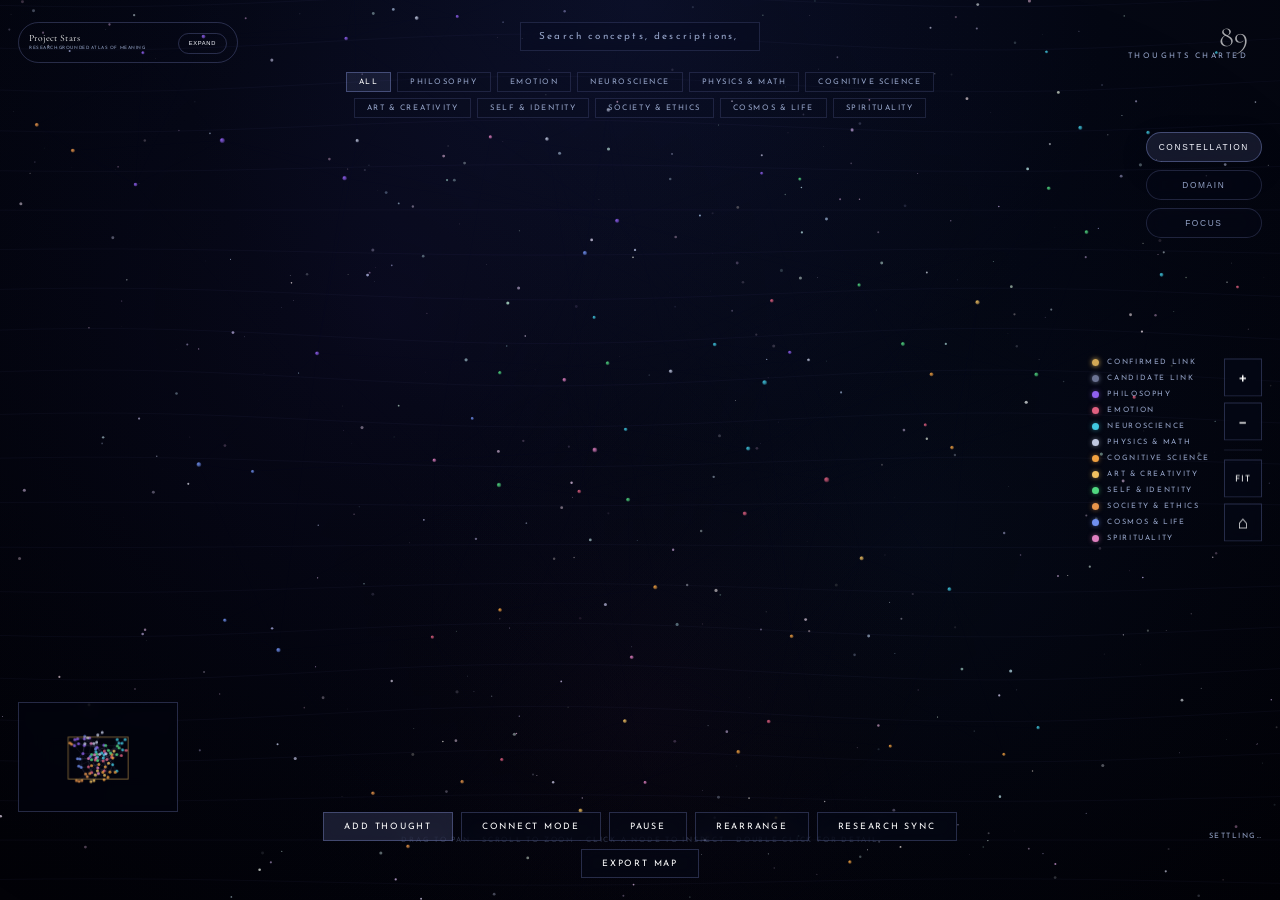
<file: index9.html>
<!DOCTYPE html>
<html lang="en">
<head>
<meta charset="UTF-8">
<meta name="viewport" content="width=device-width, initial-scale=1.0">
<title>Project Stars</title>
<link href="https://fonts.googleapis.com/css2?family=Cormorant+Garamond:ital,wght@0,300;0,400;0,600;1,300;1,400&family=Josefin+Sans:wght@100;300;400&display=swap" rel="stylesheet">
<style>
*, *::before, *::after { box-sizing: border-box; margin: 0; padding: 0; }
:root {
  --void: #03030a;
  --void-2:#070714;
  --glow-gold: #ffffff;
  --glow-gold-dim: rgba(132, 145, 214, 0.45);
  --text: #f5f7ff;
  --text-soft: rgba(245,247,255,0.84);
  --muted: #94a3c7;
  --muted-2: rgba(148,163,199,0.62);
  --panel: rgba(6,10,28,0.42);
  --panel-strong: rgba(8,12,30,0.56);
  --panel-line: rgba(132,145,214,0.28);
  --accent: rgba(132,145,214,0.72);
  --success: rgba(80,216,128,0.9);
  --shadow: 0 18px 60px rgba(0,0,0,0.22);
  --radius: 18px;
}
html,body { width:100%; height:100%; background:radial-gradient(circle at top, #0b1028 0%, #040713 42%, #020207 100%); color:var(--text);
  font-family:'Josefin Sans',sans-serif; overflow:hidden; user-select:none; }
canvas#bg { position:fixed; inset:0; z-index:0; pointer-events:none; }
canvas#graph { position:fixed; inset:0; z-index:1; }
canvas#minimap { position:fixed; bottom:88px; left:18px; z-index:12;
  border:1px solid var(--panel-line); background:rgba(3,8,24,0.30);
  backdrop-filter:blur(6px); width:160px; height:110px; cursor:crosshair; }

/* ── HEADER ── */
#header { position:fixed; top:0; left:0; right:0; z-index:10;
  padding:22px 32px 0; display:flex; align-items:flex-start; justify-content:space-between;
  pointer-events:none; }
#title-block h1 { font-family:'Cormorant Garamond',serif; font-size:1.75rem; font-weight:300;
  letter-spacing:0.15em; color:var(--glow-gold); text-shadow:0 0 36px rgba(132,145,214,0.28); line-height:1; }
#title-block p { font-size:0.55rem; letter-spacing:0.38em; text-transform:uppercase; color:var(--muted); margin-top:5px; }
#stats { text-align:right; }
#stats .num { font-family:'Cormorant Garamond',serif; font-size:1.9rem; font-weight:300;
  color:var(--glow-gold); opacity:.65; line-height:1; }
#stats .lbl { font-size:0.48rem; letter-spacing:0.32em; text-transform:uppercase; color:var(--muted); }

/* ── SEARCH ── */
#search-wrap { position:fixed; top:22px; left:50%; transform:translateX(-50%); z-index:10; }
#search { background:rgba(8,12,30,0.24); border:1px solid rgba(132,145,214,0.18);
  color:var(--text); font-family:'Josefin Sans',sans-serif; font-size:0.62rem;
  letter-spacing:0.22em; padding:9px 18px; width:240px; outline:none;
  transition:all .3s; backdrop-filter:blur(8px); text-align:center; }
#search::placeholder { color:var(--muted); }
#search:focus { border-color:var(--panel-line); box-shadow:0 0 18px rgba(132,145,214,0.18); }

/* ── DOMAIN FILTERS ── */
#filters { position:fixed; top:72px; left:50%; transform:translateX(-50%); z-index:10;
  display:flex; gap:6px; flex-wrap:wrap; justify-content:center; max-width:820px; }
.filter-chip { font-family:'Josefin Sans',sans-serif; font-size:0.48rem; letter-spacing:0.2em;
  text-transform:uppercase; padding:5px 12px; cursor:pointer;
  border:1px solid rgba(132,145,214,0.18); color:var(--muted);
  background:rgba(8,12,30,0.18); transition:all .25s; white-space:nowrap; }
.filter-chip:hover { color:var(--text); border-color:rgba(132,145,214,0.32); }
.filter-chip.active { color:#fff; border-color:rgba(132,145,214,0.42); background:rgba(132,145,214,0.12);
  box-shadow:0 0 12px var(--chip-glow,transparent); }

/* ── ZOOM CONTROLS ── */
#zoom-controls { position:fixed; right:18px; top:50%; transform:translateY(-50%);
  z-index:12; display:flex; flex-direction:column; gap:6px; }
.zc-btn { width:38px; height:38px; display:flex; align-items:center; justify-content:center;
  background:var(--panel); border:1px solid var(--panel-line); color:var(--glow-gold);
  font-size:1.1rem; cursor:pointer; transition:all .25s; backdrop-filter:blur(8px); }
.zc-btn:hover { background:rgba(132,145,214,0.16); border-color:rgba(132,145,214,0.45);
  box-shadow:0 0 16px rgba(132,145,214,0.16); }
.zc-btn.fit { font-size:0.55rem; letter-spacing:0.1em; }
.zc-divider { height:1px; background:rgba(132,145,214,0.16); margin:3px 0; }

/* ── LEGEND (right side) ── */
#legend { position:fixed; right:70px; top:50%; transform:translateY(-50%);
  z-index:10; display:flex; flex-direction:column; gap:8px; pointer-events:none; }
.leg-item { display:flex; align-items:center; gap:8px; }
.leg-dot { width:7px; height:7px; border-radius:50%; flex-shrink:0; }
.leg-lbl { font-size:0.46rem; letter-spacing:0.22em; text-transform:uppercase; color:var(--muted); }

/* ── BOTTOM CONTROLS ── */
#controls { position:fixed; bottom:22px; left:50%; transform:translateX(-50%);
  z-index:12; display:flex; gap:8px; flex-wrap:wrap; justify-content:center; max-width:min(980px, calc(100vw - 32px)); }
.ctrl-btn { background:rgba(8,12,30,0.34); border:1px solid var(--panel-line);
  color:var(--glow-gold); font-family:'Josefin Sans',sans-serif;
  font-size:0.55rem; letter-spacing:0.2em; text-transform:uppercase;
  padding:9px 20px; cursor:pointer; transition:all .3s; backdrop-filter:blur(8px); }
.ctrl-btn:hover { background:rgba(132,145,214,0.14); border-color:rgba(132,145,214,0.42);
  box-shadow:0 0 16px rgba(132,145,214,0.14); }
.ctrl-btn.accent { background:rgba(132,145,214,0.18); border-color:rgba(132,145,214,0.38); }
.ctrl-btn.green { color:#ffffff; border-color:var(--panel-line); background:rgba(8,12,30,0.34); }
.ctrl-btn.green:hover { background:rgba(132,145,214,0.14); border-color:rgba(132,145,214,0.42); }
.ctrl-btn.active { background:rgba(132,145,214,0.18); border-color:rgba(132,145,214,0.42); }

/* ── DETAIL PANEL ── */
#detail-panel { position:fixed; left:18px; top:50%; transform:translateY(-50%);
  width:320px; background:linear-gradient(180deg, rgba(9,13,31,0.34), rgba(5,8,20,0.22)); border:1px solid var(--panel-line);
  border-radius:22px; backdrop-filter:blur(18px); padding:22px 18px; z-index:12;
  box-shadow:var(--shadow); opacity:0; pointer-events:none; transition:opacity .3s; max-height:72vh; overflow-y:auto; }
#detail-panel.show { opacity:1; pointer-events:all; }
#dp-close { position:absolute; top:10px; right:12px; background:none; border:none;
  color:var(--muted); cursor:pointer; font-size:0.85rem; transition:color .2s; }
#dp-close:hover { color:var(--glow-gold); }
#dp-name { font-family:'Cormorant Garamond',serif; font-size:1.2rem; font-weight:300;
  color:var(--glow-gold); margin-bottom:4px; }
.dp-cat { font-size:0.47rem; letter-spacing:0.26em; text-transform:uppercase; color:var(--muted); margin-bottom:10px; }
.dp-desc { font-size:0.6rem; line-height:1.75; color:rgba(232,228,216,0.65); margin-bottom:12px; }
.dp-ref { font-size:0.5rem; letter-spacing:0.1em; color:rgba(192,205,255,0.82); font-style:italic; margin-bottom:12px; line-height:1.6; }
.dp-section-title { font-size:0.46rem; letter-spacing:0.22em; text-transform:uppercase; color:var(--muted); margin-bottom:7px; }
.dp-conn-list { display:flex; flex-wrap:wrap; gap:4px; }
.dp-conn-tag { font-size:0.5rem; letter-spacing:0.1em; border:1px solid rgba(132,145,214,0.18);
  padding:3px 7px; color:rgba(232,228,216,0.45); cursor:pointer; transition:all .2s; }
.dp-conn-tag:hover { border-color:rgba(132,145,214,0.42); color:var(--glow-gold); }

/* ── TOOLTIP ── */
#tooltip { position:fixed; pointer-events:none; background:rgba(8,12,30,0.3);
  border:1px solid var(--panel-line); backdrop-filter:blur(16px);
  padding:12px 16px; max-width:240px; opacity:0; transition:opacity .18s; z-index:20; }
#tooltip.show { opacity:1; }
#tooltip h3 { font-family:'Cormorant Garamond',serif; font-size:1rem; font-weight:400;
  color:var(--glow-gold); margin-bottom:3px; }
#tooltip p { font-size:0.56rem; letter-spacing:0.08em; color:var(--muted); line-height:1.6; }
#tooltip .tt-tag { display:inline-block; margin-top:6px; font-size:0.46rem;
  letter-spacing:0.2em; text-transform:uppercase; color:var(--muted);
  border:1px solid rgba(132,145,214,0.18); padding:2px 7px; }

/* ── ADD MODAL ── */
#modal-bg { position:fixed; inset:0; z-index:30; background:rgba(3,6,16,0.56);
  backdrop-filter:blur(6px); display:none; align-items:center; justify-content:center; }
#modal-bg.open { display:flex; }
#modal { background:rgba(5,9,22,0.42); border:1px solid var(--panel-line);
  border-radius:24px; box-shadow:var(--shadow); padding:32px 34px; min-width:min(620px, calc(100vw - 28px)); max-width:720px; animation:fadeIn .28s; }
@keyframes fadeIn { from{opacity:0;transform:translateY(10px)} to{opacity:1;transform:none} }
#modal h2 { font-family:'Cormorant Garamond',serif; font-size:1.5rem; font-weight:300;
  color:var(--glow-gold); margin-bottom:24px; }
.field { margin-bottom:15px; }
.field label { display:block; font-size:0.5rem; letter-spacing:0.3em; text-transform:uppercase;
  color:var(--muted); margin-bottom:6px; }
.field input,.field select,.field textarea { width:100%; background:rgba(8,12,30,0.18);
  border:1px solid rgba(132,145,214,0.18); color:var(--text);
  font-family:'Josefin Sans',sans-serif; font-size:0.72rem; padding:9px 12px; outline:none; }
.field input:focus,.field select:focus,.field textarea:focus { border-color:rgba(132,145,214,0.42); }
.field select option { background:#07071a; }
.field textarea { resize:vertical; min-height:60px; }
#modal-btns { display:flex; gap:8px; margin-top:20px; justify-content:flex-end; }
.modal-btn { font-family:'Josefin Sans',sans-serif; font-size:0.55rem; letter-spacing:0.2em;
  text-transform:uppercase; padding:9px 22px; cursor:pointer; border:1px solid; transition:all .3s; }
.modal-btn.cancel { background:transparent; border-color:rgba(132,145,214,0.18); color:var(--muted); }
.modal-btn.cancel:hover { border-color:rgba(132,145,214,0.32); color:var(--text); }
.modal-btn.confirm { background:rgba(132,145,214,0.16); border-color:rgba(132,145,214,0.38); color:var(--glow-gold); }
.modal-btn.confirm:hover { background:rgba(132,145,214,0.22); box-shadow:0 0 18px rgba(132,145,214,0.14); }

/* ── TOAST ── */
#toast { position:fixed; bottom:72px; left:50%; transform:translateX(-50%);
  background:var(--panel); border:1px solid rgba(80,216,128,0.38); color:#ffffff;
  font-size:0.56rem; letter-spacing:0.2em; text-transform:uppercase;
  padding:9px 22px; z-index:50; opacity:0; transition:opacity .4s; pointer-events:none; }
#toast.show { opacity:1; }

/* ── SIMULATION STATUS ── */
#sim-status { position:fixed; bottom:60px; right:18px; z-index:12;
  font-size:0.46rem; letter-spacing:0.2em; text-transform:uppercase; color:var(--muted); }

#hint { position:fixed; bottom:56px; left:50%; transform:translateX(-50%);
  font-size:0.46rem; letter-spacing:0.24em; text-transform:uppercase;
  color:rgba(104,120,160,0.4); pointer-events:none; white-space:nowrap; z-index:10; }


/* ── RESEARCH HUD ── */
#research-hud {
  position: fixed;
  left: 18px;
  top: 22px;
  z-index: 13;
  width: min(220px, calc(100vw - 36px));
  background: transparent;
  border: 1px solid var(--panel-line);
  border-radius: 22px;
  backdrop-filter: none;
  box-shadow: none;
  overflow: hidden;
  cursor: grab;
}

#research-hud.dragging {
  cursor: grabbing;
}

.hud-header {
  display: flex;
  justify-content: space-between;
  gap: 8px;
  padding: 10px 10px 8px;
  align-items: flex-start;
}

.hud-header > div {
  min-width: 0;
}

.hud-title {
  font-family: 'Cormorant Garamond', serif;
  font-size: 0.6rem;
  letter-spacing: 0.04em;
  line-height: 1.1;
  color: var(--glow-gold);
  white-space: normal;
  overflow-wrap: break-word;
  word-break: break-word;
}

.hud-sub {
  margin-top: 2px;
  font-size: 0.28rem;
  letter-spacing: 0.12em;
  text-transform: uppercase;
  color: var(--muted);
  line-height: 1.25;
  white-space: normal;
  overflow-wrap: break-word;
  word-break: break-word;
}

.hud-toggle {
  background: transparent;
  border: 1px solid var(--panel-line);
  color: var(--text);
  border-radius: 999px;
  padding: 6px 10px;
  font-size: 0.36rem;
  letter-spacing: 0.12em;
  text-transform: uppercase;
  cursor: pointer;
  transition: all .25s;
  white-space: normal;
  overflow-wrap: break-word;
  word-break: break-word;
  line-height: 1.15;
  text-align: center;
}

.hud-body {
  padding: 0 10px 10px;
  display: grid;
  gap: 8px;
}

.hud-copy {
  font-size: 0.58rem;
  line-height: 1.45;
  color: var(--text-soft);
  white-space: normal;
  overflow-wrap: break-word;
  word-break: break-word;
}

.hud-metrics {
  display: grid;
  grid-template-columns: repeat(3, 1fr);
  gap: 8px;
}

.metric {
  padding: 12px 10px;
  border-radius: 14px;
  background: rgba(8,12,30,0.2);
  border: 1px solid rgba(132,145,214,0.18);
}

.metric .value {
  font-family: 'Cormorant Garamond', serif;
  font-size: 1rem;
  line-height: 1.1;
  color: var(--glow-gold);
  white-space: normal;
  overflow-wrap: break-word;
  word-break: break-word;
}

.metric .label {
  margin-top: 4px;
  font-size: 0.42rem;
  letter-spacing: 0.12em;
  text-transform: uppercase;
  color: var(--muted);
  line-height: 1.3;
  white-space: normal;
  overflow-wrap: break-word;
  word-break: break-word;
}

.hud-section {
  padding-top: 2px;
  border-top: 1px solid rgba(255,255,255,0.07);
}

.hud-section h3 {
  font-size: 0.5rem;
  letter-spacing: 0.14em;
  text-transform: uppercase;
  color: var(--muted);
  margin: 12px 0 8px;
  line-height: 1.25;
  white-space: normal;
  overflow-wrap: break-word;
  word-break: break-word;
}

.hud-list {
  display: grid;
  gap: 7px;
}

.hud-list li {
  margin-left: 16px;
  font-size: 0.56rem;
  line-height: 1.4;
  color: var(--text-soft);
  white-space: normal;
  overflow-wrap: break-word;
  word-break: break-word;
}

.hud-tags {
  display: flex;
  flex-wrap: wrap;
  gap: 6px;
}

.hud-tag {
  padding: 6px 10px;
  border-radius: 999px;
  border: 1px solid rgba(132,145,214,0.22);
  background: rgba(8,12,30,0.18);
  font-size: 0.42rem;
  letter-spacing: 0.1em;
  text-transform: uppercase;
  color: var(--text-soft);
  line-height: 1.2;
  white-space: normal;
  overflow-wrap: break-word;
  word-break: break-word;
}

#research-hud.collapsed .hud-body {
  display: none;
}

#view-switcher { position:fixed; top:132px; right:18px; z-index:13; display:flex; flex-direction:column; gap:8px; }
.view-btn { min-width:112px; text-align:center; background:rgba(8,12,30,0.28); color:var(--muted);
  border:1px solid rgba(132,145,214,0.22); border-radius:999px; padding:9px 12px;
  font-size:0.52rem; letter-spacing:0.2em; text-transform:uppercase; cursor:pointer; backdrop-filter:blur(12px); transition:all .25s; }
.view-btn.active,.view-btn:hover { color:var(--text); border-color:rgba(132,145,214,0.42); background:rgba(132,145,214,0.14); box-shadow:0 10px 30px rgba(0,0,0,0.14); }

.detail-grid { display:grid; gap:10px; }
.meta-grid { display:grid; grid-template-columns:repeat(2,1fr); gap:8px; margin-bottom:12px; }
.meta-pill { border:1px solid rgba(132,145,214,0.18); border-radius:12px; padding:8px 10px; background:rgba(8,12,30,0.18); }
.meta-pill .meta-k { font-size:0.46rem; letter-spacing:0.2em; text-transform:uppercase; color:var(--muted); margin-bottom:3px; }
.meta-pill .meta-v { font-size:0.62rem; color:var(--text-soft); line-height:1.45; }
.dp-empty { font-size:0.56rem; line-height:1.65; color:var(--muted-2); }
#dp-focus { margin-top:14px; width:100%; }

kbd { font-family:inherit; font-size:0.52rem; padding:2px 6px; border-radius:6px; border:1px solid rgba(255,255,255,0.12); background:rgba(255,255,255,0.05); color:var(--text-soft); }
.dp-conn-tag.possible { border-style:dashed; color:rgba(232,228,216,0.42); background:rgba(132,145,214,0.03); }
.dp-conn-tag.possible:hover { color:rgba(255,255,255,0.82); border-color:rgba(132,145,214,0.36); }
#dp-edge-notes { color:rgba(232,228,216,0.58); min-height:22px; }


.hud-actions { display:flex; gap:8px; flex-wrap:wrap; }
.hud-status { display:grid; gap:8px; }
.hud-status-line { font-size:0.5rem; line-height:1.5; color:var(--text-soft); }
.hud-status-line strong { color:var(--glow-gold); font-weight:400; }
.hud-source-grid { display:grid; gap:6px; }
.hud-source-row { display:flex; align-items:center; justify-content:space-between; gap:8px; padding:7px 9px; border-radius:12px; border:1px solid rgba(132,145,214,0.16); background:rgba(8,12,30,0.18); }
.hud-source-name { font-size:0.44rem; letter-spacing:0.14em; text-transform:uppercase; color:var(--text-soft); }
.hud-source-state { font-size:0.44rem; letter-spacing:0.14em; text-transform:uppercase; color:var(--muted); }
.hud-source-state.ok { color:rgba(180,230,255,0.92); }
.hud-source-state.warn { color:rgba(255,210,150,0.92); }
.hud-source-state.err { color:rgba(255,160,160,0.92); }
.dp-subtle { font-size:0.52rem; line-height:1.6; color:var(--muted-2); }
.dp-mini-list { display:grid; gap:6px; }
.dp-mini-item { padding:7px 9px; border-radius:12px; border:1px solid rgba(132,145,214,0.16); background:rgba(8,12,30,0.16); }
.dp-mini-item strong { color:var(--text-soft); font-weight:400; }

@media (max-width: 980px) {
  #legend { display:none; }
  #research-hud { width:min(180px, calc(100vw - 24px)); }
  #detail-panel { left:12px; width:min(320px, calc(100vw - 24px)); top:auto; bottom:126px; transform:none; max-height:46vh; }
  #view-switcher { top:auto; right:12px; bottom:128px; }
  #header { padding:18px 18px 0 18px; }
  #search-wrap { top:18px; left:auto; right:18px; transform:none; }
  #filters { top:104px; max-width:calc(100vw - 28px); }
}

@media (max-width: 700px) {
  #research-hud { left:12px; right:auto; width:min(180px, calc(100vw - 24px)); }
  #header { padding-top:96px; }
  #search-wrap { left:12px; right:12px; top:292px; transform:none; }
  #search { width:100%; }
  #filters { top:344px; }
  #zoom-controls { right:12px; top:auto; bottom:188px; transform:none; }
  #controls { left:12px; right:12px; transform:none; justify-content:stretch; bottom:14px; }
  .ctrl-btn { flex:1 1 calc(50% - 8px); padding:11px 10px; }
  #hint { display:none; }
  canvas#minimap { width:128px; height:92px; bottom:114px; left:12px; }
}

/* Scrollbar */
#detail-panel::-webkit-scrollbar { width:3px; }
#detail-panel::-webkit-scrollbar-track { background:transparent; }
#detail-panel::-webkit-scrollbar-thumb { background:rgba(132,145,214,0.42); }
</style>
</head>
<body>

<canvas id="bg"></canvas>
<canvas id="graph"></canvas>
<canvas id="minimap"></canvas>

<div id="header">
  <div id="title-block">
    <h1></h1>
    <p></p>
  </div>
  <div id="stats">
    <div class="num" id="node-count">0</div>
    <div class="lbl">thoughts charted</div>
  </div>
</div>


<div id="research-hud" class="collapsed">
  <div class="hud-header">
    <div>
      <div class="hud-title">Project Stars</div>
      <div class="hud-sub">research-grounded atlas of meaning</div>
    </div>
    <button class="hud-toggle" id="hud-toggle">Expand</button>
  </div>
  <div class="hud-body">
    <div class="hud-copy">
      Explore concepts as connected nodes across domains. Use the map to move between broad constellations and close inspection without losing the surrounding context.
    </div>
    <div class="hud-metrics">
      <div class="metric"><div class="value" id="metric-nodes">0</div><div class="label">Concept nodes</div></div>
      <div class="metric"><div class="value" id="metric-edges">0</div><div class="label">Confirmed links</div></div>
      <div class="metric"><div class="value" id="metric-candidates">0</div><div class="label">Candidate links</div></div>
      <div class="metric"><div class="value" id="metric-domains">0</div><div class="label">Domains</div></div>
    </div>
    <div class="hud-section">
      <h3>Model</h3>
      <ul class="hud-list">
        <li>Nodes represent concepts grounded in the underlying research dataset.</li>
        <li>Confirmed links remain solid; candidate links stay faint, dashed, and review-only.</li>
        <li>Candidate suggestions are scored from grounded signals such as semantic overlap, citations, topic overlap, and shared neighbors.</li>
      </ul>
    </div>
    <div class="hud-section">
      <h3>Research sources</h3>
      <div class="hud-status">
        <div class="hud-status-line" id="research-status">Awaiting research sync.</div>
        <div class="hud-actions">
          <button class="ctrl-btn" id="sync-selected-btn">Sync Selected</button>
          <button class="ctrl-btn" id="sync-user-btn">Sync Added Thoughts</button>
        </div>
        <div class="hud-source-grid" id="hud-source-grid"></div>
      </div>
    </div>
    <div class="hud-section">
      <h3>Explore</h3>
      <div class="hud-tags"></div>
    </div>
  </div>
</div>

<div id="view-switcher">
  <button class="view-btn active" data-view="constellation">Constellation</button>
  <button class="view-btn" data-view="domain">Domain</button>
  <button class="view-btn" data-view="focus">Focus</button>
</div>

<div id="search-wrap">
  <input type="text" id="search" placeholder="Search concepts, descriptions, references">
</div>

<div id="filters"></div>
<div id="legend"></div>

<div id="zoom-controls">
  <div class="zc-btn" id="zc-in" title="Zoom In">+</div>
  <div class="zc-btn" id="zc-out" title="Zoom Out">−</div>
  <div class="zc-divider"></div>
  <div class="zc-btn fit" id="zc-fit" title="Fit All">FIT</div>
  <div class="zc-btn" id="zc-home" title="Reset">⌂</div>
</div>

<div id="detail-panel">
  <button id="dp-close">✕</button>
  <div id="dp-name"></div>
  <div class="dp-cat" id="dp-cat"></div>
  <div class="detail-grid">
    <div class="meta-grid">
      <div class="meta-pill"><div class="meta-k">Domain</div><div class="meta-v" id="dp-domain"></div></div>
      <div class="meta-pill"><div class="meta-k">Confirmed Links</div><div class="meta-v" id="dp-degree"></div></div>
      <div class="meta-pill"><div class="meta-k">Evidence Class</div><div class="meta-v" id="dp-evidence"></div></div>
      <div class="meta-pill"><div class="meta-k">Consensus</div><div class="meta-v" id="dp-consensus"></div></div>
      <div class="meta-pill"><div class="meta-k">Review State</div><div class="meta-v" id="dp-review"></div></div>
      <div class="meta-pill"><div class="meta-k">Candidate Links</div><div class="meta-v" id="dp-candidates"></div></div>
    </div>
    <div class="dp-desc" id="dp-desc"></div>
    <div class="dp-ref" id="dp-ref"></div>
    <div>
      <div class="dp-section-title">Research Provenance</div>
      <div class="dp-subtle" id="dp-source-summary">No external research sync has been recorded for this concept yet.</div>
      <div class="dp-mini-list" id="dp-source-list"></div>
    </div>
    <div>
      <div class="dp-section-title">Confirmed Connections</div>
      <div class="dp-conn-list" id="dp-conns"></div>
    </div>
    <div>
      <div class="dp-section-title">Possible Related Thoughts</div>
      <div class="dp-conn-list" id="dp-possible"></div>
    </div>
    <div>
      <div class="dp-section-title">Relationship Notes</div>
      <div class="dp-desc" id="dp-edge-notes"></div>
    </div>
    <div>
      <div class="dp-section-title">Candidate Evidence Snapshot</div>
      <div class="dp-mini-list" id="dp-score-list"></div>
    </div>
    <div>
      <div class="dp-section-title">Edge Citations & Review</div>
      <div class="dp-subtle" id="dp-edge-citations">No candidate edge selected.</div>
    </div>
    <button class="ctrl-btn" id="dp-focus">Center on concept</button>
  </div>
</div>

<div id="tooltip">
  <h3 id="tt-name"></h3>
  <p id="tt-desc"></p>
  <div class="tt-tag" id="tt-cat"></div>
</div>

<div id="controls">
  <button class="ctrl-btn accent" id="add-btn">Add Thought</button>
  <button class="ctrl-btn" id="connect-btn">Connect Mode</button>
  <button class="ctrl-btn" id="pause-btn">Pause</button>
  <button class="ctrl-btn" id="layout-btn">Rearrange</button>
  <button class="ctrl-btn" id="research-btn">Research Sync</button>
  <button class="ctrl-btn green" id="export-btn">Export Map</button>
</div>

<div id="hint">Drag to pan - Scroll to zoom - Click a node to inspect - Double-click for detail</div>
<div id="sim-status"></div>
<div id="toast"></div>

<div id="modal-bg">
  <div id="modal">
    <h2>Chart a New Thought</h2>
    <div class="field"><label>Concept</label>
      <input type="text" id="m-name" placeholder="e.g. Embodied Cognition, Dark Energy…"></div>
    <div class="field"><label>Description</label>
      <textarea id="m-desc" placeholder="What does this concept encompass?"></textarea></div>
    <div class="field"><label>Scientific Reference</label>
      <input type="text" id="m-ref" placeholder="e.g. Clark & Chalmers, 1998"></div>
    <div class="field"><label>Domain</label><select id="m-cat"></select></div>
    <div class="field"><label>Evidence Class</label>
      <select id="m-evidence">
        <option value="research-grounded">Research-grounded</option>
        <option value="theoretical">Theoretical</option>
        <option value="interpretive">Interpretive synthesis</option>
        <option value="speculative">Speculative</option>
      </select></div>
    <div class="field"><label>Consensus label</label>
      <select id="m-consensus">
        <option value="curated">Curated</option>
        <option value="strong">Strong support</option>
        <option value="emerging">Emerging</option>
        <option value="contested">Contested</option>
      </select></div>
    <div class="field"><label>Connect to (node name, optional)</label>
      <input type="text" id="m-connect" placeholder="e.g. Consciousness, Memory…"></div>
    <div class="field"><label>Relationship type</label>
      <select id="m-relation">
        <option value="related">Related</option>
        <option value="extends">Extends</option>
        <option value="contrasts-with">Contrasts with</option>
        <option value="supports">Supports</option>
        <option value="informs">Informs</option>
        <option value="shares-literature">Shares literature</option>
      </select></div>
    <div class="field"><label>Relationship layer</label>
      <select id="m-edge-status">
        <option value="confirmed">Confirmed</option>
        <option value="possible">Possible / candidate</option>
      </select></div>
    <div class="field"><label>Confidence (0-1)</label>
      <input type="number" id="m-confidence" min="0" max="1" step="0.01" placeholder="e.g. 0.72"></div>
    <div class="field"><label>Grounding basis</label>
      <input type="text" id="m-basis" placeholder="e.g. semantic overlap; citation overlap; shared authors"></div>
    <div class="field"><label>Ontology / entity hints</label>
      <input type="text" id="m-entities" placeholder="e.g. predictive processing; self-model; Q12345"></div>
    <div class="field"><label>Edge rationale</label>
      <textarea id="m-edge-rationale" placeholder="Why should this connection exist? Cite overlap, shared authors, topic proximity, or bridge structure."></textarea></div>
    <div class="field"><label>Edge citations / provenance</label>
      <input type="text" id="m-edge-citations" placeholder="e.g. OpenAlex:W123; Crossref:10.xxxx/xxxx; Semantic Scholar:paperId"></div>
    <div class="field"><label>Review metadata</label>
      <input type="text" id="m-review" placeholder="e.g. pending-review · curator note · checked 2026-03-27"></div>
    <div id="modal-btns">
      <button class="modal-btn cancel" id="modal-cancel">Cancel</button>
      <button class="modal-btn confirm" id="modal-confirm">Chart It</button>
    </div>
  </div>
</div>

<script>
// ═══════════════════════════════════════════════════════════
// CATEGORIES
// ═══════════════════════════════════════════════════════════
const CATEGORIES = [
  { id:'philosophy',   label:'Philosophy',         color:'#9060f0', glow:'rgba(144,96,240,.55)' },
  { id:'emotion',      label:'Emotion',            color:'#e06080', glow:'rgba(224,96,128,.55)' },
  { id:'neuroscience', label:'Neuroscience',       color:'#40c8e0', glow:'rgba(64,200,224,.55)' },
  { id:'physics',      label:'Physics & Math',     color:'#c0c8e0', glow:'rgba(192,200,224,.55)' },
  { id:'cognitive',    label:'Cognitive Science',  color:'#f0a040', glow:'rgba(240,160,64,.55)' },
  { id:'art',          label:'Art & Creativity',   color:'#f0c060', glow:'rgba(240,192,96,.55)' },
  { id:'self',         label:'Self & Identity',    color:'#50d880', glow:'rgba(80,216,128,.55)' },
  { id:'society',      label:'Society & Ethics',   color:'#e8954a', glow:'rgba(232,149,74,.55)' },
  { id:'cosmos',       label:'Cosmos & Life',      color:'#7090f0', glow:'rgba(112,144,240,.55)' },
  { id:'spirit',       label:'Spirituality',       color:'#e080c0', glow:'rgba(224,128,192,.55)' },
];
const CMAP = {}; CATEGORIES.forEach(c=>CMAP[c.id]=c);

// ═══════════════════════════════════════════════════════════
// NODES — 92 thoughts grounded in contemporary research
// ═══════════════════════════════════════════════════════════
const SEED_NODES = [
// ── PHILOSOPHY ──
{id:1, label:'Being', cat:'philosophy', r:20,
 desc:'The bedrock of ontology — that something exists rather than nothing. Heidegger called it the forgotten question of Western thought.',
 ref:'Heidegger, Being and Time (1927); Parfit, Reasons and Persons (1984)'},
{id:2, label:'Truth', cat:'philosophy', r:18,
 desc:'The correspondence, coherence, or pragmatic usefulness of a belief. Recent epistemology interrogates how social forces distort what counts as truth.',
 ref:'James, Pragmatism (1907); Fricker, Epistemic Injustice (2007)'},
{id:3, label:'Free Will', cat:'philosophy', r:17,
 desc:'Whether deliberation is genuinely open or secretly determined. Compatibilists argue freedom is compatible with determinism; libertarians deny it.',
 ref:'Kane, The Significance of Free Will (1996); Dennett, Freedom Evolves (2003)'},
{id:4, label:'Consciousness', cat:'philosophy', r:22,
 desc:'Chalmers\'s "hard problem" — why physical processes give rise to subjective experience at all. The central mystery of philosophy of mind.',
 ref:'Chalmers, The Conscious Mind (1996); Nagel, What Is It Like to Be a Bat? (1974)'},
{id:5, label:'Time', cat:'philosophy', r:19,
 desc:'Whether time flows or is a static block universe. Physicists and philosophers remain split on whether the past and future are equally real.',
 ref:'McTaggart, The Unreality of Time (1908); Barbour, The End of Time (1999)'},
{id:6, label:'Causality', cat:'philosophy', r:17,
 desc:'The structure of influence: does cause genuinely produce effect, or is it a pattern we impose on correlated events?',
 ref:'Hume, Enquiry (1748); Pearl, The Book of Why (2018)'},
{id:7, label:'Emergence', cat:'philosophy', r:18,
 desc:'How high-level properties — wetness, life, mind — arise from lower-level parts without being reducible to them.',
 ref:'Anderson, More Is Different (1972); Deacon, Incomplete Nature (2011)'},
{id:8, label:'Phenomenology', cat:'philosophy', r:16,
 desc:'The first-person study of how things appear to consciousness — bracketing assumptions to describe experience directly.',
 ref:'Husserl, Ideas I (1913); Merleau-Ponty, Phenomenology of Perception (1945)'},
{id:9, label:'Determinism', cat:'philosophy', r:15,
 desc:'The thesis that every event, including every thought, is the inevitable result of prior causes and the laws of nature.',
 ref:'Laplace, Philosophical Essay on Probabilities (1814)'},
{id:10, label:'Intentionality', cat:'philosophy', r:14,
 desc:'The "aboutness" of mental states — the fact that thoughts are always directed at something. A mark that distinguishes mind from mere matter.',
 ref:'Brentano, Psychology from an Empirical Standpoint (1874); Searle, Intentionality (1983)'},
{id:11, label:'Paradox', cat:'philosophy', r:15,
 desc:'Two incompatible conclusions, each apparently valid. Paradoxes drive progress in logic, mathematics, and physics.',
 ref:'Russell\'s Paradox (1901); Zeno\'s Paradoxes; Quine, The Ways of Paradox (1966)'},

// ── EMOTION ──
{id:12, label:'Love', cat:'emotion', r:23,
 desc:'Neuroscientifically, love activates reward circuits, suppresses critical social judgment, and releases oxytocin — bonding us across selves.',
 ref:'Fisher, Why We Love (2004); Zeki, The Neurobiology of Love (2007)'},
{id:13, label:'Grief', cat:'emotion', r:17,
 desc:'A non-linear neurobiological process: the brain\'s attempt to update a predictive model that still expects the deceased to exist.',
 ref:'O\'Connor, Grieving (2022 Nature Reviews Neuroscience)'},
{id:14, label:'Wonder', cat:'emotion', r:16,
 desc:'Awe at scale or complexity. Research shows awe measurably shrinks the self-concept and expands social concern — a reset button for the ego.',
 ref:'Keltner & Haidt, Approaching Awe (2003); Stellar et al., Self-Transcendent Emotions (2017)'},
{id:15, label:'Fear', cat:'emotion', r:17,
 desc:'Mediated primarily by the amygdala, fear evolved as a fast-route survival signal — bypassing cortical deliberation in milliseconds.',
 ref:'LeDoux, The Emotional Brain (1996); Ohman, Fear and Anxiety (2000)'},
{id:16, label:'Joy', cat:'emotion', r:19,
 desc:'A state of elevated dopaminergic and serotonergic activity. Barbara Fredrickson\'s broaden-and-build theory: joy expands thought-action repertoires.',
 ref:'Fredrickson, The Broaden-and-Build Theory (2001)'},
{id:17, label:'Loneliness', cat:'emotion', r:16,
 desc:'Chroni loneliness is now classified as a public health crisis. It activates the same neural pain circuits as physical injury — isolation literally hurts.',
 ref:'Cacioppo & Patrick, Loneliness (2008); Holt-Lunstad et al., Social Isolation (2015)'},
{id:18, label:'Empathy', cat:'emotion', r:17,
 desc:'Both affective (feeling with) and cognitive (perspective-taking). Mirror neuron systems partially underpin it — but cultural learning is equally decisive.',
 ref:'Decety & Jackson, The Functional Architecture of Empathy (2004); Singer & Klimecki (2014)'},
{id:19, label:'Shame', cat:'emotion', r:15,
 desc:'A global negative evaluation of the self — distinct from guilt (about acts). Chronic shame is linked to narcissism, depression, and aggression.',
 ref:'Tangney & Dearing, Shame and Guilt (2002); Brown, I Thought It Was Just Me (2007)'},
{id:20, label:'Awe', cat:'emotion', r:16,
 desc:'Triggered by vastness that challenges existing mental schemas. Awe reduces inflammation markers and increases prosocial behavior.',
 ref:'Stellar et al., Awe and Inflammation (2015, Emotion)'},
{id:21, label:'Nostalgia', cat:'emotion', r:14,
 desc:'A bittersweet emotion that boosts social connectedness and meaning. Neuroimaging shows it recruits autobiographical memory and reward systems together.',
 ref:'Wildschut et al., Nostalgia: Content, Triggers, Functions (2006)'},

// ── NEUROSCIENCE ──
{id:22, label:'Predictive Processing', cat:'neuroscience', r:21,
 desc:'The leading theory of brain function: the brain is a prediction machine, constantly generating models of the world and updating on prediction errors. Perception is controlled hallucination.',
 ref:'Clark, Surfing Uncertainty (2016); Friston, The Free-Energy Principle (2010)'},
{id:23, label:'Default Mode Network', cat:'neuroscience', r:18,
 desc:'A brain network active during rest, self-referential thought, and social cognition. Dysregulation links to depression, anxiety, and rumination.',
 ref:'Raichle, The Brain\'s Default Mode Network (2015, Annual Review)'},
{id:24, label:'Neuroplasticity', cat:'neuroscience', r:19,
 desc:'The brain\'s lifelong capacity to rewire synaptic connections in response to experience — overturning the once-dominant view that adult brains are fixed.',
 ref:'Doidge, The Brain That Changes Itself (2007); Merzenich, Soft-Wired (2013)'},
{id:25, label:'Interoception', cat:'neuroscience', r:17,
 desc:'The brain\'s sensing of the body\'s internal state — heartbeat, gut, breath. Increasingly seen as the biological root of emotion, self, and even social awareness.',
 ref:'Craig, How Do You Feel? (2015); Seth, Being You (2021)'},
{id:26, label:'Mirror Neurons', cat:'neuroscience', r:16,
 desc:'Neurons that fire both when executing an action and when observing another perform it. Proposed as a substrate for imitation, empathy, and language acquisition.',
 ref:'Rizzolatti & Sinigaglia, Mirrors in the Brain (2008)'},
{id:27, label:'Synaptic Pruning', cat:'neuroscience', r:14,
 desc:'The adolescent brain eliminates unused synaptic connections — a process of neural editing that shapes personality and vulnerability to psychiatric conditions.',
 ref:'Paus, Keshavan & Giedd, Why Do Many Psychiatric Disorders Emerge in Adolescence? (2008)'},
{id:28, label:'Embodied Cognition', cat:'neuroscience', r:18,
 desc:'Cognition is not computation in a brain-box but is shaped by the whole body and environment. Posture, gesture, and sensation co-constitute thought.',
 ref:'Varela, Thompson & Rosch, The Embodied Mind (1991); Lakoff & Johnson, Philosophy in the Flesh (1999)'},
{id:29, label:'Attention', cat:'neuroscience', r:19,
 desc:'The selective allocation of neural resources. William James called it "the taking possession by the mind." Its voluntary control is the foundation of self-regulation.',
 ref:'Posner, Orienting of Attention (1980); McGilchrist, The Master and His Emissary (2009)'},
{id:30, label:'Sleep & Memory', cat:'neuroscience', r:17,
 desc:'During sleep, the hippocampus replays waking experiences and transfers them to cortical long-term storage — memory consolidation requires unconsciousness.',
 ref:'Walker, Why We Sleep (2017); Wilson & McNaughton (1994, Science)'},
{id:31, label:'Emotional Regulation', cat:'neuroscience', r:16,
 desc:'The set of strategies — reappraisal, suppression, distancing — by which the prefrontal cortex modulates amygdalar responses to emotional stimuli.',
 ref:'Gross, The Emerging Field of Emotion Regulation (1998)'},
{id:32, label:'Salience', cat:'neuroscience', r:15,
 desc:'The salience network (insula + anterior cingulate) determines what reaches conscious awareness — it is the gatekeeper between internal and external worlds.',
 ref:'Menon & Uddin, Saliency, Switching, Attention (2010)'},
{id:33, label:'Glymphatic System', cat:'neuroscience', r:14,
 desc:'The brain\'s waste-clearance system — active during deep sleep — flushes out amyloid and tau proteins implicated in Alzheimer\'s disease.',
 ref:'Iliff et al. (2012, Science Translational Medicine)'},

// ── PHYSICS & MATH ──
{id:34, label:'Entropy', cat:'physics', r:18,
 desc:'The universe\'s tendency toward disorder defines the arrow of time. Boltzmann showed entropy is a measure of the number of microscopic arrangements a system can occupy.',
 ref:'Boltzmann (1872); Carroll, From Eternity to Here (2010)'},
{id:35, label:'Quantum Superposition', cat:'physics', r:18,
 desc:'A quantum system exists in multiple states simultaneously until measured. Schrödinger\'s equation governs superposed states — its interpretation remains contested.',
 ref:'Schrödinger (1935); Everett, Relative State Formulation (1957)'},
{id:36, label:'Infinity', cat:'physics', r:17,
 desc:'Cantor\'s set theory revealed infinite hierarchies of infinity. In physics, infinities in equations often signal the limits of current theory.',
 ref:'Cantor, Über unendliche Lineare Punktmannigfaltigkeiten (1883)'},
{id:37, label:'Information Theory', cat:'physics', r:17,
 desc:'Shannon\'s formalization of information as a measure of surprise. Modern physics increasingly treats information as fundamental — "it from bit."',
 ref:'Shannon, A Mathematical Theory of Communication (1948); Wheeler (1990)'},
{id:38, label:'Many-Worlds', cat:'physics', r:15,
 desc:'Everett\'s interpretation of quantum mechanics: every quantum event branches the universe into parallel outcomes, all equally real.',
 ref:'Everett (1957); Deutsch, The Fabric of Reality (1997)'},
{id:39, label:'Complexity Theory', cat:'physics', r:16,
 desc:'The science of systems with many interacting parts that produce emergent, unpredictable global behaviors — from ant colonies to economies to consciousness.',
 ref:'Holland, Emergence: From Chaos to Order (1998); Kauffman, The Origins of Order (1993)'},
{id:40, label:'Dark Matter', cat:'physics', r:15,
 desc:'Unknown matter comprising 27% of the universe — inferred from gravitational effects but never directly detected. The universe is mostly invisible to us.',
 ref:'Rubin & Ford (1970); Planck Collaboration (2018)'},
{id:41, label:'Holographic Principle', cat:'physics', r:14,
 desc:'All information in a volume of space can be encoded on its boundary surface — suggesting our three-dimensional universe may be a projection.',
 ref:'\'t Hooft (1993); Susskind (1995); Maldacena, The Large-N Limit (1997)'},

// ── COGNITIVE SCIENCE ──
{id:42, label:'Metacognition', cat:'cognitive', r:18,
 desc:'Thinking about thinking. The ability to monitor and regulate one\'s own cognitive processes — a key differentiator of expert from novice performance.',
 ref:'Flavell, Metacognition and Cognitive Monitoring (1979); Dunning-Kruger (1999)'},
{id:43, label:'Cognitive Bias', cat:'cognitive', r:19,
 desc:'Systematic errors in reasoning arising from mental shortcuts (heuristics). Kahneman and Tversky catalogued over 180 — they are not bugs but evolved features.',
 ref:'Tversky & Kahneman, Judgment Under Uncertainty (1974); Kahneman, Thinking, Fast and Slow (2011)'},
{id:44, label:'Flow State', cat:'cognitive', r:17,
 desc:'Csikszentmihalyi\'s optimal experience: total absorption in a skill-matched challenge, accompanied by loss of self-consciousness and distorted time perception.',
 ref:'Csikszentmihalyi, Flow: The Psychology of Optimal Experience (1990)'},
{id:45, label:'Theory of Mind', cat:'cognitive', r:18,
 desc:'The capacity to attribute mental states — beliefs, desires, intentions — to others. Absent in early autism; it underlies all social complexity and storytelling.',
 ref:'Premack & Woodruff (1978); Baron-Cohen, Leslie & Frith (1985)'},
{id:46, label:'Working Memory', cat:'cognitive', r:16,
 desc:'The cognitive workspace where information is held and manipulated for immediate use. Baddeley\'s model identifies a phonological loop, visuospatial sketchpad, and central executive.',
 ref:'Baddeley & Hitch (1974); Miller, The Magical Number Seven (1956)'},
{id:47, label:'Pattern Recognition', cat:'cognitive', r:17,
 desc:'The brain\'s core operation — finding regularities in noisy sensory data. Both its power and its weakness: we find patterns even where none exist (apophenia).',
 ref:'Gestalt psychology; Kahneman; Shermer, The Believing Brain (2011)'},
{id:48, label:'Decision Making', cat:'cognitive', r:17,
 desc:'Somatic marker hypothesis: emotion is not the enemy of reason but is necessary for rational choice. Patients with prefrontal damage can\'t decide despite intact logic.',
 ref:'Damasio, Descartes\' Error (1994); Kahneman & Tversky, Prospect Theory (1979)'},
{id:49, label:'Conceptual Metaphor', cat:'cognitive', r:15,
 desc:'Lakoff & Johnson: abstract concepts are structured by embodied metaphors. We understand argument as war, time as a resource, the mind as a container.',
 ref:'Lakoff & Johnson, Metaphors We Live By (1980)'},
{id:50, label:'Linguistic Relativity', cat:'cognitive', r:15,
 desc:'The hypothesis that language shapes thought — weak version widely accepted: different languages predispose different cognitive patterns (color, time, space).',
 ref:'Whorf (1940s); Boroditsky, How Language Shapes Thought (2011)'},
{id:51, label:'Cognitive Load', cat:'cognitive', r:14,
 desc:'Working memory has limited capacity — when overloaded, learning and decision quality collapse. Sweller\'s theory underpins modern instructional design.',
 ref:'Sweller, Cognitive Load During Problem Solving (1988)'},

// ── ART & CREATIVITY ──
{id:52, label:'Beauty', cat:'art', r:19,
 desc:'Kant\'s "free play of imagination and understanding." Neurostheticians find beauty activates the medial orbito-frontal cortex — a region associated with reward.',
 ref:'Kant, Critique of Judgment (1790); Chatterjee & Vartanian, Neuroaesthetics (2014)'},
{id:53, label:'Story', cat:'art', r:19,
 desc:'The mind\'s primary sense-making form. Narrative activates multiple brain regions simultaneously — motor, sensory, emotional — far more than factual statements.',
 ref:'Bruner, Actual Minds, Possible Worlds (1986); Gottschall, The Storytelling Animal (2012)'},
{id:54, label:'Music', cat:'art', r:18,
 desc:'Music uniquely activates reward, motor, and emotional circuits simultaneously. Anticipation — tension before resolution — is as pleasurable as the resolution itself.',
 ref:'Huron, Sweet Anticipation (2006); Salimpoor et al., Anatomically Distinct Dopamine Release (2011)'},
{id:55, label:'Imagination', cat:'art', r:20,
 desc:'Shares neural architecture with episodic memory and future simulation — the hippocampus is central to all three. To imagine is to remember a world that hasn\'t happened yet.',
 ref:'Schacter & Addis, The Cognitive Neuroscience of Constructive Memory (2007)'},
{id:56, label:'Play', cat:'art', r:16,
 desc:'Cross-species behavior that is intrinsically motivated, process-focused, and preparatory. In humans, play is the laboratory of innovation, identity, and social rule learning.',
 ref:'Sutton-Smith, The Ambiguity of Play (1997); Brown, Play (2009)'},
{id:57, label:'Symbol', cat:'art', r:15,
 desc:'The capacity to let one thing stand for another. Human symbolic thought — beginning with cave art ~45,000 ya — is uniquely open-ended and culturally cumulative.',
 ref:'Deacon, The Symbolic Species (1997); Mithen, The Prehistory of the Mind (1996)'},
{id:58, label:'Ritual', cat:'art', r:15,
 desc:'Repeated, symbolic action that coordinates collective emotion and reinforces group identity. Cross-culturally universal — from funerals to handshakes to sport.',
 ref:'Bell, Ritual Theory, Ritual Practice (1992); Durkheim, The Elementary Forms of Religious Life (1912)'},

// ── SELF & IDENTITY ──
{id:59, label:'Identity', cat:'self', r:19,
 desc:'Constructed, not discovered. Narrative identity theory: the self is the story we tell about the continuity of our experiences across time.',
 ref:'Ricoeur, Oneself as Another (1992); McAdams, The Stories We Live By (1993)'},
{id:60, label:'Memory', cat:'self', r:18,
 desc:'Memory is reconstructive, not reproductive — every act of recall rewrites the trace. Loftus\'s false memory research revolutionized eyewitness testimony law.',
 ref:'Loftus, The Myth of Repressed Memory (1994); Schacter, The Seven Sins of Memory (2001)'},
{id:61, label:'Death', cat:'self', r:20,
 desc:'Terror Management Theory: much of human culture is an anxiety buffer against awareness of mortality. Becker won the Pulitzer arguing civilizations are denial-of-death projects.',
 ref:'Becker, The Denial of Death (1973); Greenberg, Solomon & Pyszczynski, TMT (1986)'},
{id:62, label:'Purpose', cat:'self', r:18,
 desc:'Frankl showed purpose is foundational to psychological survival. Recent research links sense of purpose to reduced inflammation, longer telomeres, lower mortality.',
 ref:'Frankl, Man\'s Search for Meaning (1946); Hill et al., Purpose in Life (2014)'},
{id:63, label:'Ego', cat:'self', r:16,
 desc:'The constructed sense of being a unified, continuous self — now understood to be a brain-generated inference, not a fact about the world.',
 ref:'Metzinger, Being No One (2003); Hood, The Self Illusion (2012)'},
{id:64, label:'Trauma', cat:'self', r:17,
 desc:'Trauma encodes memories differently — fragmentary, sensory, easily re-triggered. Van der Kolk\'s work showed PTSD is literally stored in the body\'s physiology.',
 ref:'Van der Kolk, The Body Keeps the Score (2014); Levine, Waking the Tiger (1997)'},
{id:65, label:'Dream', cat:'self', r:17,
 desc:'REM dreams emerge when the PFC is offline and the limbic system is hyperactive. Activation-synthesis theory: dreams are the brain making narrative from random firing.',
 ref:'Hobson & McCarley, The Brain as a Dream State Generator (1977); Walker (2017)'},
{id:66, label:'Attachment', cat:'self', r:18,
 desc:'Bowlby\'s discovery: early caregiver bonds create internal working models that shape all subsequent relationships. Four attachment styles have been cross-culturally replicated.',
 ref:'Bowlby, Attachment (1969); Ainsworth, Patterns of Attachment (1978)'},
{id:67, label:'Resilience', cat:'self', r:16,
 desc:'Not the absence of trauma but the capacity to reorganize adaptive functioning under threat. Post-traumatic growth — becoming stronger at broken places — is well-documented.',
 ref:'Bonanno, Loss, Trauma, and Human Resilience (2004); Tedeschi & Calhoun, PTG (1996)'},
{id:68, label:'Ego Death', cat:'self', r:15,
 desc:'The dissolution of self-boundaries during psychedelic states or deep meditation. Correlated with decreased default mode network activity. Therapeutic potential now actively researched.',
 ref:'Carhart-Harris et al., Neural Correlates of the Psychedelic State (2012)'},

// ── SOCIETY & ETHICS ──
{id:69, label:'Justice', cat:'society', r:18,
 desc:'Rawls\'s veil of ignorance: principles chosen without knowing your place in society. Sen argues justice is inseparable from capabilities — what people can actually do and be.',
 ref:'Rawls, A Theory of Justice (1971); Sen, The Idea of Justice (2009)'},
{id:70, label:'Power', cat:'society', r:17,
 desc:'Foucault\'s power is not possessed but exercised through discourse, institutions, and norms — it produces subjects as much as it represses them.',
 ref:'Foucault, Discipline and Punish (1975); Lukes, Power: A Radical View (2005)'},
{id:71, label:'Trust', cat:'society', r:17,
 desc:'The foundation of social capital and economic exchange. High-trust societies outperform low-trust ones by virtually every metric of wellbeing.',
 ref:'Putnam, Bowling Alone (2000); Fukuyama, Trust (1995)'},
{id:72, label:'Tribalism', cat:'society', r:17,
 desc:'The in-group/out-group distinction is cognitively automatic and cross-culturally universal. Social identity theory: we derive self-esteem from group membership.',
 ref:'Tajfel & Turner, Social Identity Theory (1979); Haidt, The Righteous Mind (2012)'},
{id:73, label:'Cooperation', cat:'society', r:17,
 desc:'Humans cooperate with non-kin strangers at an unparalleled scale — enabled by shared fictions, institutions, and the capacity for altruistic punishment of cheaters.',
 ref:'Axelrod, The Evolution of Cooperation (1984); Henrich, The Secret of Our Success (2015)'},
{id:74, label:'Freedom', cat:'society', r:18,
 desc:'Berlin\'s two concepts: negative liberty (freedom from interference) vs. positive liberty (capacity for self-realization). Both matter — and they conflict.',
 ref:'Berlin, Two Concepts of Liberty (1958); Nozick vs. Rawls debate'},
{id:75, label:'Reciprocity', cat:'society', r:15,
 desc:'The universal norm of returning benefit for benefit. Strong reciprocity — rewarding cooperators and punishing defectors at personal cost — stabilizes large-scale cooperation.',
 ref:'Fehr & Gächter, Altruistic Punishment in Humans (2002, Nature)'},
{id:76, label:'Status', cat:'society', r:15,
 desc:'Dominance hierarchies exist in all human societies. Relative status (not absolute wealth) is the strongest predictor of health outcomes — the social gradient of health.',
 ref:'Marmot, The Status Syndrome (2004); Sapolsky, Behave (2017)'},

// ── COSMOS & LIFE ──
{id:77, label:'Evolution', cat:'cosmos', r:20,
 desc:'Darwin\'s insight: random variation plus natural selection, given deep time, generates all biological complexity without foresight or design.',
 ref:'Darwin, On the Origin of Species (1859); Dawkins, The Selfish Gene (1976)'},
{id:78, label:'Life', cat:'cosmos', r:21,
 desc:'Life is defined by autopoiesis — self-maintenance through metabolism — and Darwinian heredity. Its origin from chemistry remains one of science\'s deepest open questions.',
 ref:'Maturana & Varela, Autopoiesis and Cognition (1980); Szostak, The Origin of Life (2009)'},
{id:79, label:'Extinction', cat:'cosmos', r:16,
 desc:'99.9% of all species that ever lived are extinct. We are likely in Earth\'s sixth mass extinction, the first driven by a single species.',
 ref:'Kolbert, The Sixth Extinction (2014); Barnosky et al. (2011, Nature)'},
{id:80, label:'Symbiosis', cat:'cosmos', r:15,
 desc:'Cooperation between organisms of different species — from mitochondria (ancient endosymbiosis) to gut microbiome. The microbiome influences mood, immunity, and cognition.',
 ref:'Margulis, Symbiosis in Cell Evolution (1981); Cryan et al., The Microbiota-Gut-Brain Axis (2019)'},
{id:81, label:'Chaos', cat:'cosmos', r:16,
 desc:'Deterministic systems can be unpredictable beyond short timescales due to sensitivity to initial conditions — the butterfly effect. Weather is the canonical example.',
 ref:'Lorenz, Deterministic Nonperiodic Flow (1963); Gleick, Chaos (1987)'},
{id:82, label:'Space', cat:'cosmos', r:19,
 desc:'Space is not the backdrop of events but a dynamic field that bends under mass and expands at accelerating rates. We may inhabit one bubble in a multiverse.',
 ref:'Einstein, General Relativity (1915); Guth, The Inflationary Universe (1997)'},
{id:83, label:'Silence', cat:'cosmos', r:14,
 desc:'In neuroscience, silence is not the absence of neural activity but an active state of the auditory cortex. Silence is as much constructed by the brain as sound.',
 ref:'Bhikkhu, The Sounds of Silence (2010); Cage, 4\'33\" (1952)'},

// ── SPIRITUALITY ──
{id:84, label:'Transcendence', cat:'spirit', r:18,
 desc:'The experience of going beyond ordinary self-boundaries. Self-transcendent experiences activate default mode network suppression and increase a sense of unity.',
 ref:'Yaden et al., The Varieties of Self-Transcendent Experience (2017, Review of General Psychology)'},
{id:85, label:'Meaning', cat:'spirit', r:21,
 desc:'Frankl distinguished meaning from pleasure: meaning comes through suffering, work, and love. Neuroscience links meaning-making to the ventromedial prefrontal cortex.',
 ref:'Frankl, Man\'s Search for Meaning (1946); Heintzelman & King, Life Is Pretty Meaningful (2014)'},
{id:86, label:'Impermanence', cat:'spirit', r:16,
 desc:'The Buddhist insight that all phenomena are transient. Modern physics agrees: particles are excitations of fields, and fields themselves are impermanent configurations of energy.',
 ref:'Thich Nhat Hanh, The Heart of the Buddha\'s Teaching (1998)'},
{id:87, label:'Sacred', cat:'spirit', r:15,
 desc:'Durkheim: the sacred/profane distinction is the fundamental religious category. Something becomes sacred through collective ritual — it is a social, not divine, designation.',
 ref:'Durkheim, The Elementary Forms of Religious Life (1912); Haidt, The Righteous Mind (2012)'},
{id:88, label:'Compassion', cat:'spirit', r:17,
 desc:'Distinct from empathy: compassion is the motivational response to others\' suffering. Cultivating compassion (vs. empathy alone) reduces burnout and increases helping behavior.',
 ref:'Singer & Klimecki, Empathy versus Compassion (2014, Trends in Cognitive Sciences)'},
{id:89, label:'Interconnection', cat:'spirit', r:17,
 desc:'The ecological, quantum, and philosophical insight that boundaries between self and world are porous — organisms are processes embedded in larger processes.',
 ref:'Capra, The Web of Life (1996); Thich Nhat Hanh, Interbeing (1987)'},
];

// ═══════════════════════════════════════════════════════════
// EDGES: rich web of cross-domain connections
// ═══════════════════════════════════════════════════════════
const SEED_EDGES = [
  // Philosophy core
  [1,4],[1,5],[1,7],[1,11],[2,6],[2,3],[2,11],[3,69],[3,74],[4,9],[4,3],[5,4],
  [5,22],[5,25],[5,63],[5,29],[5,8],[6,34],[6,5],[7,39],[7,78],[8,5],[8,28],
  [9,6],[9,3],[10,5],[10,53],[11,36],[11,35],[11,81],
  // Emotion web
  [12,13],[12,16],[12,17],[12,18],[12,66],[12,85],[13,61],[13,64],[13,60],
  [14,20],[14,82],[14,89],[15,29],[15,64],[15,15],[16,62],[16,44],[16,85],
  [17,59],[17,23],[18,45],[18,88],[19,59],[19,63],[20,14],[20,52],[21,60],[21,59],
  // Neuroscience connections
  [22,5],[22,29],[22,25],[22,43],[22,47],[23,59],[23,65],[23,60],[24,60],[24,30],
  [24,65],[24,66],[25,12],[25,15],[25,31],[25,63],[26,18],[26,28],[27,24],[27,66],
  [28,8],[28,49],[28,53],[29,42],[29,31],[30,65],[30,60],[31,43],[31,15],[32,29],
  [32,22],[33,30],[33,65],
  // Physics links
  [34,5],[34,81],[34,6],[35,5],[35,38],[35,37],[36,85],[37,22],[37,7],[38,40],
  [39,7],[39,81],[40,82],[41,82],[41,37],
  // Cognitive science
  [42,29],[42,63],[43,48],[43,47],[43,72],[44,62],[44,55],[45,53],[45,18],[45,73],
  [46,51],[46,29],[47,22],[47,53],[47,87],[48,43],[48,3],[49,54],[49,28],[50,28],
  [50,47],[51,46],[51,48],
  // Art & creativity
  [52,20],[52,14],[52,57],[53,45],[53,59],[53,57],[54,12],[54,20],[54,56],[55,65],
  [55,60],[55,5],[56,58],[56,73],[57,87],[57,49],[58,87],[58,73],
  // Self & identity
  [59,60],[59,63],[59,66],[60,30],[60,65],[60,55],[61,84],[61,62],[61,85],[62,85],
  [62,89],[63,22],[63,68],[63,19],[64,15],[64,25],[64,31],[65,30],[65,55],[65,22],
  [66,12],[66,71],[67,64],[67,62],[68,84],[68,63],[68,86],
  // Society
  [69,2],[69,3],[69,74],[70,71],[70,76],[71,73],[71,75],[72,73],[72,15],[72,87],
  [73,75],[73,77],[74,3],[74,4],[75,76],[76,70],[76,72],
  // Cosmos & life
  [77,7],[77,78],[77,14],[77,79],[78,7],[78,80],[79,77],[79,61],[80,78],[80,89],
  [81,39],[81,6],[82,36],[82,83],[83,54],[83,32],
  // Spirituality
  [84,5],[84,89],[84,85],[85,62],[85,89],[85,16],[86,5],[86,6],[86,89],[87,58],
  [87,84],[88,18],[88,89],[88,62],[89,80],[89,7],[89,85],
  // Cross-domain surprising links
  [22,55],[34,86],[35,84],[37,53],[28,55],[8,25],[43,19],[44,55],[47,87],[39,5],
  [37,62],[40,11],[73,77],[18,52],[53,59],[31,67],[65,68],[25,8],[42,59],[36,35],
];

// GRAPH STATE, LAYERS, SCORING, AND RENDERING
const EXTERNAL_SOURCES = {
  openalex:{label:'OpenAlex', role:'works, authors, topics, citation neighborhoods', status:'ready', endpoint:'https://api.openalex.org/works'},
  crossref:{label:'Crossref', role:'DOI metadata, references, funders, provenance', status:'ready', endpoint:'https://api.crossref.org/works'},
  semanticscholar:{label:'Semantic Scholar', role:'paper graph, recommendations, expansion', status:'ready', endpoint:'https://api.semanticscholar.org/graph/v1/paper/search'},
  wikidata:{label:'Wikidata', role:'entity resolution, ontology alignment, identifiers', status:'ready', endpoint:'https://www.wikidata.org/w/api.php'}
};
const CANDIDATE_THRESHOLD=0.46;
const POSSIBLE_LABEL_BASE_ALPHA=0.34;
const POSSIBLE_LABEL_SELECTED_ALPHA=0.62;
const RESEARCH_TIMEOUT_MS=9000;
let nodes=[], edges=[], nextId=200;
const researchState={lastSyncAt:null,lastSyncTarget:'none',pending:false,pendingCount:0,lastError:'',sources:{openalex:{state:'idle',hits:0,last:null},crossref:{state:'idle',hits:0,last:null},semanticscholar:{state:'idle',hits:0,last:null},wikidata:{state:'idle',hits:0,last:null}}};
let cam={x:0,y:0,z:0.85};
let drag=null, hovered=null, selected=null;
let connectMode=false, connectFrom=null;
let searchTerm='', filterCat=null;
let paused=false, settled=false, simAge=0;
let W, H, waveTime=0;
let currentView='constellation';
const VIEW_MODES=['constellation','domain','focus'];

const bgC=document.getElementById('bg');
const bgX=bgC.getContext('2d');
const gc=document.getElementById('graph');
const ctx=gc.getContext('2d');
const mm=document.getElementById('minimap');
const mmx=mm.getContext('2d');

function resize(){
  W=gc.width=bgC.width=window.innerWidth;
  H=gc.height=bgC.height=window.innerHeight;
  drawStars();
}
window.addEventListener('resize',resize);

function pr(n){const x=Math.sin(n+1)*43758.5453;return x-Math.floor(x);}
const STOP_WORDS=new Set(['the','and','for','with','from','that','this','into','about','when','where','what','why','how','than','then','they','them','their','have','has','had','its','our','your','his','her','also','more','less','very','across','within','without','between','under','over','not','all','are','was','were','can','yet','but','too','via','use']);
function tokenize(text=''){ return (text.toLowerCase().match(/[a-z0-9]+/g)||[]).filter(t=>t.length>2&&!STOP_WORDS.has(t)); }
function unique(arr){return [...new Set(arr)];}
function intersectCount(a,b){let c=0; a.forEach(v=>{if(b.has(v))c++;}); return c;}
function jaccard(a,b){ const sa=new Set(a), sb=new Set(b); const inter=intersectCount(sa,sb); const union=new Set([...sa,...sb]).size||1; return inter/union; }
function extractYears(text=''){ return (text.match(/(?:19|20)\d{2}/g)||[]).map(Number); }
function avg(nums){ return nums.length?nums.reduce((s,v)=>s+v,0)/nums.length:null; }
function nodeText(n){ return [n.label,n.desc,n.ref].filter(Boolean).join(' '); }
function computeNodeSignals(n){
  const localTokens=tokenize(nodeText(n));
  const ext=(n.research&&n.research.signals)||{};
  const topicSeeds=[n.cat,...localTokens.filter(t=>t.length>5).slice(0,10),...(ext.topics||[])];
  const refTokens=[...(n.ref?tokenize(n.ref):[]),...(ext.references||[]),...(ext.venues||[])];
  const descTokens=[...localTokens,...(ext.abstractTokens||[]),...(ext.entities||[]),...(ext.authors||[])];
  const years=[...extractYears(n.ref||''),...((ext.years||[]).filter(Boolean))];
  return {
    tokenSet:new Set(unique(descTokens)),
    refSet:new Set(unique(refTokens)),
    topicSet:new Set(unique(topicSeeds)),
    authorSet:new Set(unique(ext.authors||[])),
    entitySet:new Set(unique(ext.entities||[])),
    yearAvg:avg(years),
    externalScore: ext.qualityScore || 0
  };
}
function edgeKey(a,b){ return a<b?`${a}::${b}`:`${b}::${a}`; }
function createEdge(a,b,overrides={}){
  const status=overrides.status||'confirmed';
  return {
    a,b,
    relation:overrides.relation||'related',
    status,
    confidence:overrides.confidence ?? (status==='confirmed'?0.95:0.58),
    basis:overrides.basis||['curated seed relation'],
    notes:overrides.notes||'',
    rationale:overrides.rationale||'',
    citations:overrides.citations||[],
    evidenceClass:overrides.evidenceClass||'research-grounded',
    consensus:overrides.consensus||'curated',
    provenance:overrides.provenance||{source:'internal-curation'},
    review:overrides.review||{state: status==='confirmed' ? 'confirmed' : 'pending-review', reviewedAt:null, reviewedBy:'human'},
    scoreComponents:overrides.scoreComponents||null
  };
}
function nodeById(id){return nodes.find(n=>n.id===id);}
function getNodeEdges(id,status=null){ return edges.filter(e=>(e.a===id||e.b===id)&&(!status||e.status===status)); }
function getConns(n,status='confirmed'){ return getNodeEdges(n.id,status).map(e=>nodeById(e.a===n.id?e.b:e.a)).filter(Boolean); }
function buildConfirmedNeighborMap(){ const m=new Map(); nodes.forEach(n=>m.set(n.id,new Set())); edges.filter(e=>e.status==='confirmed').forEach(e=>{m.get(e.a).add(e.b);m.get(e.b).add(e.a);}); return m; }
function scoreCandidate(a,b,neighborMap){
  const sa=a._signals||computeNodeSignals(a);
  const sb=b._signals||computeNodeSignals(b);
  const semantic=jaccard(sa.tokenSet,sb.tokenSet);
  const citation=jaccard(sa.refSet,sb.refSet);
  const sharedTopics=jaccard(sa.topicSet,sb.topicSet);
  const sharedNeighbors=jaccard(neighborMap.get(a.id)||new Set(),neighborMap.get(b.id)||new Set());
  const sharedAuthors=jaccard(sa.authorSet||new Set(),sb.authorSet||new Set());
  const sharedEntities=jaccard(sa.entitySet||new Set(),sb.entitySet||new Set());
  const ontology=((a.cat===b.cat)?0.55:0)+((intersectCount(sa.topicSet,sb.topicSet)>2)?0.22:0)+sharedEntities*0.23;
  let recency=0.35;
  if(sa.yearAvg&&sb.yearAvg){ recency=Math.max(0,1-Math.abs(sa.yearAvg-sb.yearAvg)/25); }
  const sourceQuality=Math.min(1, ((sa.externalScore||0)+(sb.externalScore||0))/2);
  const score=semantic*0.24+citation*0.2+sharedTopics*0.16+sharedNeighbors*0.14+ontology*0.11+recency*0.05+sharedAuthors*0.06+sharedEntities*0.02+sourceQuality*0.02;
  const basis=[];
  if(semantic>0.14) basis.push(`semantic overlap ${semantic.toFixed(2)}`);
  if(citation>0.05) basis.push(`citation overlap ${citation.toFixed(2)}`);
  if(sharedTopics>0.12) basis.push(`shared topics ${sharedTopics.toFixed(2)}`);
  if(sharedNeighbors>0.05) basis.push(`shared neighbors ${sharedNeighbors.toFixed(2)}`);
  if(sharedAuthors>0.02) basis.push(`shared authors ${sharedAuthors.toFixed(2)}`);
  if(sharedEntities>0.02) basis.push(`ontology entities ${sharedEntities.toFixed(2)}`);
  if(ontology>0.4) basis.push(a.cat===b.cat?'same domain':'ontology match');
  if(sourceQuality>0.25) basis.push(`source quality ${sourceQuality.toFixed(2)}`);
  if(!basis.length) basis.push('multi-signal weak match');
  return {score, components:{semanticSimilarity:semantic,citationOverlap:citation,sharedTopics,sharedNeighbors,ontologyMatch:ontology,recencyWeight:recency,sharedAuthors,entityMatch:sharedEntities,sourceQuality}, basis};
}



function clamp(v,min,max){ return Math.max(min, Math.min(max, v)); }
function safeArray(v){ return Array.isArray(v)?v:[]; }
function dedupeCompact(arr){ return unique((arr||[]).map(v=>String(v||'').trim()).filter(Boolean)); }
function parseCitationTokens(ref=''){ return dedupeCompact(ref.split(/[;,]|\s{2,}/).map(s=>s.trim()).filter(Boolean)); }
function setResearchStatus(msg){ const el=document.getElementById('research-status'); if(el) el.textContent=msg; }
function renderSourceStatus(){
  const wrap=document.getElementById('hud-source-grid');
  if(!wrap) return;
  wrap.innerHTML='';
  Object.entries(EXTERNAL_SOURCES).forEach(([key,meta])=>{
    const s=researchState.sources[key]||{state:'idle',hits:0,last:null};
    const row=document.createElement('div'); row.className='hud-source-row';
    const name=document.createElement('div'); name.className='hud-source-name'; name.textContent=meta.label;
    const state=document.createElement('div');
    const cls=s.state==='ok'?'ok':(s.state==='error'?'err':(s.state==='pending'?'warn':''));
    state.className='hud-source-state '+cls;
    state.textContent=s.state==='idle'?'idle':(s.state==='pending'?'syncing':`${s.state}${s.hits?` · ${s.hits}`:''}`);
    row.appendChild(name); row.appendChild(state); wrap.appendChild(row);
  });
}
function setSourceState(key,state,hits=0){
  if(!researchState.sources[key]) researchState.sources[key]={state:'idle',hits:0,last:null};
  researchState.sources[key].state=state;
  researchState.sources[key].hits=hits;
  researchState.sources[key].last=new Date().toISOString();
  renderSourceStatus();
}
async function fetchJSON(url, opts={}){
  const controller=new AbortController();
  const timer=setTimeout(()=>controller.abort(), opts.timeout||RESEARCH_TIMEOUT_MS);
  try{
    const res=await fetch(url,{headers:opts.headers||{},signal:controller.signal});
    if(!res.ok) throw new Error(`HTTP ${res.status}`);
    return await res.json();
  } finally { clearTimeout(timer); }
}
function extractDoi(ref=''){ const m=String(ref).match(/10\.\d{4,9}\/[\-._;()\/:A-Z0-9]+/i); return m?m[0]:''; }
function buildResearchQuery(node){
  const base=[node.label,node.desc,node.ref].filter(Boolean).join(' ');
  return [node.label, ...tokenize(base).slice(0,10)].join(' ').trim();
}
function ensureResearchNodeShape(node){
  if(!node.research){
    node.research={lastSyncedAt:null, summary:'', sources:{}, identifiers:{}, signals:{topics:[],references:[],authors:[],entities:[],years:[],venues:[],abstractTokens:[],qualityScore:0}, notes:[]};
  }
  node.research.sources=node.research.sources||{};
  node.research.identifiers=node.research.identifiers||{};
  node.research.signals=node.research.signals||{topics:[],references:[],authors:[],entities:[],years:[],venues:[],abstractTokens:[],qualityScore:0};
  node.research.notes=node.research.notes||[];
  return node.research;
}
function mergeResearchPayload(node, payload){
  const r=ensureResearchNodeShape(node);
  const sig=r.signals;
  Object.entries(payload.sources||{}).forEach(([k,v])=>{ r.sources[k]=v; });
  Object.assign(r.identifiers, payload.identifiers||{});
  sig.topics=dedupeCompact([...(sig.topics||[]), ...safeArray(payload.signals?.topics)]);
  sig.references=dedupeCompact([...(sig.references||[]), ...safeArray(payload.signals?.references)]);
  sig.authors=dedupeCompact([...(sig.authors||[]), ...safeArray(payload.signals?.authors)]);
  sig.entities=dedupeCompact([...(sig.entities||[]), ...safeArray(payload.signals?.entities)]);
  sig.years=dedupeCompact([...(sig.years||[]), ...safeArray(payload.signals?.years)]).map(v=>Number(v)).filter(Boolean);
  sig.venues=dedupeCompact([...(sig.venues||[]), ...safeArray(payload.signals?.venues)]);
  sig.abstractTokens=dedupeCompact([...(sig.abstractTokens||[]), ...safeArray(payload.signals?.abstractTokens)]);
  sig.qualityScore=clamp(Math.max(sig.qualityScore||0, payload.signals?.qualityScore||0),0,1);
  r.notes=dedupeCompact([...(r.notes||[]), ...safeArray(payload.notes)]);
  r.lastSyncedAt=new Date().toISOString();
  const sources=Object.keys(r.sources).filter(k=>r.sources[k]?.hitCount);
  r.summary=sources.length ? `${sources.length} sources linked · ${sources.map(k=>EXTERNAL_SOURCES[k]?.label||k).join(', ')}` : 'No external matches linked yet';
  node._signals=computeNodeSignals(node);
}
async function fetchOpenAlex(node, query){
  setSourceState('openalex','pending');
  try{
    const url=`https://api.openalex.org/works?search=${encodeURIComponent(query)}&per-page=3&mailto=research-map@example.com`;
    const json=await fetchJSON(url);
    const results=safeArray(json.results).slice(0,3);
    const topics=results.flatMap(w=>safeArray(w.concepts).map(c=>c.display_name));
    const authors=results.flatMap(w=>safeArray(w.authorships).map(a=>a.author?.display_name));
    const refs=results.flatMap(w=>safeArray(w.referenced_works));
    const venues=results.map(w=>w.primary_location?.source?.display_name).filter(Boolean);
    const years=results.map(w=>w.publication_year).filter(Boolean);
    setSourceState('openalex', results.length?'ok':'idle', results.length);
    return {sources:{openalex:{hitCount:results.length, query, works:results.map(w=>({id:w.id,title:w.display_name,year:w.publication_year,citedBy:w.cited_by_count||0,doi:w.doi||'',topics:safeArray(w.concepts).slice(0,5).map(c=>c.display_name)}))}}, identifiers:{openalex:results[0]?.id||''}, signals:{topics,authors,references:refs,venues,years,abstractTokens:tokenize(results.map(w=>w.display_name).join(' ')),qualityScore:results.length?0.78:0}, notes:results.length?[`OpenAlex matched ${results.length} work(s).`]:[]};
  } catch(err){ setSourceState('openalex','error'); return {sources:{openalex:{hitCount:0,error:String(err.message||err)}} ,notes:[`OpenAlex sync error: ${err.message||err}`]}; }
}
async function fetchCrossref(node, query){
  setSourceState('crossref','pending');
  try{
    const doi=extractDoi(node.ref||'');
    const url=doi ? `https://api.crossref.org/works/${encodeURIComponent(doi)}` : `https://api.crossref.org/works?query.bibliographic=${encodeURIComponent(query)}&rows=3`;
    const json=await fetchJSON(url,{headers:{'Accept':'application/json'}});
    const items=doi ? [json.message].filter(Boolean) : safeArray(json.message?.items).slice(0,3);
    const authors=items.flatMap(it=>safeArray(it.author).map(a=>[a.given,a.family].filter(Boolean).join(' ')));
    const refs=items.flatMap(it=>safeArray(it.reference).map(r=>r.DOI||r.article-title||r.unstructured));
    const venues=items.map(it=>safeArray(it['container-title'])[0]).filter(Boolean);
    const years=items.map(it=>it.issued?.['date-parts']?.[0]?.[0]).filter(Boolean);
    setSourceState('crossref', items.length?'ok':'idle', items.length);
    return {sources:{crossref:{hitCount:items.length, query, works:items.map(it=>({doi:it.DOI||'',title:safeArray(it.title)[0]||'',year:it.issued?.['date-parts']?.[0]?.[0]||'',publisher:it.publisher||'',referenceCount:it['reference-count']||0}))}}, identifiers:{doi:doi||items[0]?.DOI||''}, signals:{authors,references:refs,venues,years,topics:items.flatMap(it=>safeArray(it.subject||[])),abstractTokens:tokenize(items.map(it=>safeArray(it.title)[0]||'').join(' ')),qualityScore:items.length?0.72:0}, notes:items.length?[`Crossref linked ${items.length} bibliographic record(s).`]:[]};
  } catch(err){ setSourceState('crossref','error'); return {sources:{crossref:{hitCount:0,error:String(err.message||err)}} ,notes:[`Crossref sync error: ${err.message||err}`]}; }
}
async function fetchSemanticScholar(node, query){
  setSourceState('semanticscholar','pending');
  try{
    const url=`https://api.semanticscholar.org/graph/v1/paper/search?query=${encodeURIComponent(query)}&limit=3&fields=paperId,title,year,authors,citationCount,externalIds,fieldsOfStudy`;
    const json=await fetchJSON(url);
    const items=safeArray(json.data).slice(0,3);
    const authors=items.flatMap(it=>safeArray(it.authors).map(a=>a.name));
    const topics=items.flatMap(it=>safeArray(it.fieldsOfStudy));
    const years=items.map(it=>it.year).filter(Boolean);
    const refs=items.flatMap(it=>Object.values(it.externalIds||{}));
    setSourceState('semanticscholar', items.length?'ok':'idle', items.length);
    return {sources:{semanticscholar:{hitCount:items.length, query, papers:items.map(it=>({paperId:it.paperId,title:it.title,year:it.year,citationCount:it.citationCount||0,externalIds:it.externalIds||{}}))}}, identifiers:{semanticScholar:items[0]?.paperId||''}, signals:{authors,topics,references:refs,years,abstractTokens:tokenize(items.map(it=>it.title).join(' ')),qualityScore:items.length?0.74:0}, notes:items.length?[`Semantic Scholar linked ${items.length} paper graph record(s).`]:[]};
  } catch(err){ setSourceState('semanticscholar','error'); return {sources:{semanticscholar:{hitCount:0,error:String(err.message||err)}} ,notes:[`Semantic Scholar sync error: ${err.message||err}`]}; }
}
async function fetchWikidata(node, query){
  setSourceState('wikidata','pending');
  try{
    const url=`https://www.wikidata.org/w/api.php?action=wbsearchentities&search=${encodeURIComponent(node.label)}&language=en&limit=3&format=json&origin=*`;
    const json=await fetchJSON(url);
    const items=safeArray(json.search).slice(0,3);
    const entities=items.map(it=>it.label).filter(Boolean);
    const topics=items.flatMap(it=>tokenize(`${it.label||''} ${it.description||''}`));
    setSourceState('wikidata', items.length?'ok':'idle', items.length);
    return {sources:{wikidata:{hitCount:items.length, query, entities:items.map(it=>({id:it.id,label:it.label,description:it.description||'',concepturi:it.concepturi||''}))}}, identifiers:{wikidata:items[0]?.id||''}, signals:{entities,topics,abstractTokens:topics,qualityScore:items.length?0.6:0}, notes:items.length?[`Wikidata linked ${items.length} entity match(es).`]:[]};
  } catch(err){ setSourceState('wikidata','error'); return {sources:{wikidata:{hitCount:0,error:String(err.message||err)}} ,notes:[`Wikidata sync error: ${err.message||err}`]}; }
}
async function enrichNodeFromSources(node, opts={}){
  if(!node) return null;
  ensureResearchNodeShape(node);
  const query=buildResearchQuery(node);
  if(!opts.silent) setResearchStatus(`Syncing research for ${node.label}…`);
  researchState.pending=true;
  researchState.pendingCount=(researchState.pendingCount||0)+1;
  const payloads=await Promise.allSettled([fetchOpenAlex(node,query), fetchCrossref(node,query), fetchSemanticScholar(node,query), fetchWikidata(node,query)]);
  payloads.forEach(p=>{ if(p.status==='fulfilled' && p.value) mergeResearchPayload(node,p.value); });
  node.research.lastQuery=query;
  node.research.lastSyncedAt=new Date().toISOString();
  researchState.lastSyncAt=node.research.lastSyncedAt;
  researchState.lastSyncTarget=node.label;
  researchState.pendingCount=Math.max(0,(researchState.pendingCount||1)-1);
  researchState.pending=researchState.pendingCount>0;
  recomputeCandidateEdges();
  updateCounter();
  if(selected && selected.id===node.id) showPanel(node);
  const sourceHits=Object.values(node.research.sources||{}).reduce((sum,s)=>sum+(s?.hitCount||0),0);
  if(!opts.silent) setResearchStatus(sourceHits?`Last sync: ${node.label} · ${sourceHits} linked record(s).`:`Last sync: ${node.label} · no strong matches.`);
  return node;
}
async function enrichNodeSet(nodeSet, opts={}){
  const targets=(nodeSet||[]).filter(Boolean);
  if(!targets.length){ toast('No nodes available for research sync'); return; }
  setResearchStatus(`Syncing ${targets.length} thought${targets.length===1?'':'s'}…`);
  for(const node of targets){ await enrichNodeFromSources(node,{silent:true}); }
  const label=opts.label||`${targets.length} thoughts`;
  setResearchStatus(`Last sync: ${label} · ${new Date().toLocaleString()}`);
  toast(`Research sync complete · ${targets.length} thought${targets.length===1?'':'s'}`);
  if(selected) showPanel(selected);
}
function drawStars(){
  bgX.clearRect(0,0,W,H);
  [[W*.3,H*.35,W*.55,'rgba(60,30,120,0.09)'],[W*.72,H*.6,W*.45,'rgba(30,60,110,0.08)'],[W*.5,H*.8,W*.3,'rgba(100,30,80,0.06)']].forEach(([cx,cy,rad,col])=>{
    const g=bgX.createRadialGradient(cx,cy,0,cx,cy,rad);
    g.addColorStop(0,col);g.addColorStop(1,'rgba(0,0,0,0)');
    bgX.fillStyle=g;bgX.fillRect(0,0,W,H);
  });
  for(let i=0;i<500;i++){
    const x=pr(i*3+7)*W,y=pr(i*3+8)*H,r=pr(i*3+9)*1.6,a=0.1+pr(i+7)*.7;
    bgX.beginPath();bgX.arc(x,y,r,0,Math.PI*2);
    bgX.fillStyle=`rgba(${175+Math.floor(pr(i*7)*70)},${175+Math.floor(pr(i*7+1)*70)},${215+Math.floor(pr(i*7+2)*35)},${a})`;
    bgX.fill();
  }
}
function drawWaveField(){
  drawStars();
  bgX.save();
  bgX.globalAlpha=0.42;
  const spacing=Math.max(24, Math.min(42, 32/Math.max(cam.z,0.55)));
  const sx=Math.floor(W/spacing)+3;
  const sy=Math.floor(H/spacing)+3;
  const disturbance=selected?{x:W/2+cam.x+selected.x*cam.z,y:H/2+cam.y+selected.y*cam.z}:null;
  for(let yi=-1; yi<sy; yi++){
    bgX.beginPath();
    for(let xi=-1; xi<sx; xi++){
      const x=xi*spacing, y=yi*spacing;
      const long=Math.sin(x*0.007 + waveTime*0.9) * Math.cos(y*0.01 - waveTime*0.55);
      let disturbanceTerm=0;
      if(disturbance){
        const dx=x-disturbance.x, dy=y-disturbance.y;
        const d=Math.sqrt(dx*dx+dy*dy)+1;
        disturbanceTerm=Math.sin(d*0.045-waveTime*2.2)*Math.exp(-d/230)*16;
      }
      const yy=y+long*8+disturbanceTerm;
      if(xi===-1) bgX.moveTo(x,yy); else bgX.lineTo(x,yy);
    }
    bgX.strokeStyle='rgba(132,145,214,0.10)';
    bgX.lineWidth=1;
    bgX.stroke();
  }
  bgX.restore();
}

function initGraph(){
  const cp={};
  CATEGORIES.forEach((c,i)=>{
    const a=(i/CATEGORIES.length)*Math.PI*2-Math.PI/2, d=260;
    cp[c.id]={x:Math.cos(a)*d,y:Math.sin(a)*d};
  });
  nodes=SEED_NODES.map(n=>{
    const p=cp[n.cat];
    const a=pr(n.id*17)*Math.PI*2, d=50+pr(n.id*31)*130;
    const node={...n,evidence:n.evidence||'research-grounded',consensus:n.consensus||'curated',sourceType:n.sourceType||'seeded-curation',reviewState:n.reviewState||'seeded-review',provenance:n.provenance||'seed-dataset',research:n.research||{lastSyncedAt:null, summary:'', sources:{}, identifiers:{}, signals:{topics:[],references:parseCitationTokens(n.ref||''),authors:[],entities:[],years:extractYears(n.ref||''),venues:[],abstractTokens:[],qualityScore:0}, notes:[]},x:p.x+Math.cos(a)*d,y:p.y+Math.sin(a)*d,vx:(pr(n.id)-0.5)*3,vy:(pr(n.id*2)-0.5)*3,pinned:false,alpha:1,visible:true};
    node._signals=computeNodeSignals(node);
    return node;
  });
  edges=SEED_EDGES.map(([a,b])=>createEdge(a,b,{status:'confirmed', relation:'related', notes:'Seeded confirmed relation', citations:['seed-curation'], provenance:{source:'seed-curation'}, review:{state:'confirmed', reviewedAt:'2026-03-27', reviewedBy:'curator'}}));
  recomputeCandidateEdges();
  updateCounter();
}
function recomputeCandidateEdges(){
  const confirmedPairs=new Set(edges.filter(e=>e.status==='confirmed').map(e=>edgeKey(e.a,e.b)));
  edges=edges.filter(e=>e.status==='confirmed');
  const neighborMap=buildConfirmedNeighborMap();
  const candidates=[];
  for(let i=0;i<nodes.length;i++){
    for(let j=i+1;j<nodes.length;j++){
      const a=nodes[i], b=nodes[j];
      if(confirmedPairs.has(edgeKey(a.id,b.id))) continue;
      const scored=scoreCandidate(a,b,neighborMap);
      if(scored.score>=CANDIDATE_THRESHOLD){
        candidates.push(createEdge(a.id,b.id,{status:'possible', relation:a.cat===b.cat?'topic-adjacent':'candidate-bridge', confidence:Number(scored.score.toFixed(3)), basis:scored.basis, notes:'Research-grounded candidate inferred from overlap and graph structure. Never auto-promoted.', rationale:scored.basis.join(' · '), provenance:{source:'candidate-scoring-layer', sources:Object.keys(EXTERNAL_SOURCES)}, review:{state:'pending-review', reviewedAt:null, reviewedBy:'human'}, scoreComponents:scored.components, evidenceClass:'candidate-inference', consensus:'needs-review'}));
      }
    }
  }
  edges.push(...candidates.sort((x,y)=>y.confidence-x.confidence));
}
function centerOnNode(n, zoom=Math.max(cam.z, 1.2)){ cam.z=Math.min(zoom, 2.5); cam.x=-n.x*cam.z; cam.y=-n.y*cam.z; }
function fitAll(){
  if(!nodes.length)return;
  let mnX=Infinity,mxX=-Infinity,mnY=Infinity,mxY=-Infinity;
  nodes.forEach(n=>{mnX=Math.min(mnX,n.x-n.r);mxX=Math.max(mxX,n.x+n.r);mnY=Math.min(mnY,n.y-n.r);mxY=Math.max(mxY,n.y+n.r);});
  const w=mxX-mnX+160,h=mxY-mnY+160;
  cam.z=Math.max(0.12,Math.min(1.5,Math.min(W/w,H/h)));
  cam.x=-(mnX+mxX)/2*cam.z; cam.y=-(mnY+mxY)/2*cam.z;
}
function applyViewMode(mode){
  currentView=mode;
  document.querySelectorAll('.view-btn').forEach(btn=>btn.classList.toggle('active', btn.dataset.view===mode));
  settled=false; simAge=0;
  if(mode==='constellation'){ fitAll(); return; }
  if(mode==='domain'){
    const spreadX=Math.min(300, W*0.18), spreadY=Math.min(180, H*0.16);
    CATEGORIES.forEach((c,i)=>{ const row=Math.floor(i/3), col=i%3; c._targetX=(col-1)*spreadX*1.9; c._targetY=(row-1.5)*spreadY*1.7; });
    nodes.forEach((n,idx)=>{ const c=CMAP[n.cat]; const angle=(idx%12)/12*Math.PI*2; const ring=24+((idx%7)*10); n.x=(c?c._targetX:0)+Math.cos(angle)*ring; n.y=(c?c._targetY:0)+Math.sin(angle)*ring; n.vx=(Math.random()-.5)*0.5; n.vy=(Math.random()-.5)*0.5; });
    fitAll(); return;
  }
  if(mode==='focus'){ if(selected){ centerOnNode(selected, 1.6); } else if(nodes[0]) { centerOnNode(nodes[0], 1.1); } }
}
function updateCounter(){
  document.getElementById('node-count').textContent=nodes.length;
  document.getElementById('metric-nodes').textContent=nodes.length;
  document.getElementById('metric-edges').textContent=edges.filter(e=>e.status==='confirmed').length;
  document.getElementById('metric-candidates').textContent=edges.filter(e=>e.status==='possible').length;
  document.getElementById('metric-domains').textContent=CATEGORIES.length;
}
function tick(){
  if(paused) return;
  simAge++; waveTime += 0.016;
  const cooling=Math.max(0.3, 1-simAge/400);
  const REPEL=3200*cooling+800, SPRING=0.015, DAMP=0.80, GRAVITY=0.005;
  nodes.forEach(n=>{
    if(n.pinned)return;
    n.vx-=n.x*GRAVITY;n.vy-=n.y*GRAVITY;
    nodes.forEach(m=>{ if(m===n)return; const dx=n.x-m.x,dy=n.y-m.y,d2=dx*dx+dy*dy+4,f=REPEL/d2; n.vx+=dx*f;n.vy+=dy*f; });
    n.vx*=DAMP;n.vy*=DAMP; n.x+=n.vx;n.y+=n.vy;
  });
  edges.filter(e=>e.status==='confirmed').forEach(e=>{
    const a=nodeById(e.a),b=nodeById(e.b);if(!a||!b)return;
    const dx=b.x-a.x,dy=b.y-a.y,d=Math.sqrt(dx*dx+dy*dy)||1;
    const tgt=90+a.r+b.r,f=(d-tgt)*SPRING;
    const fx=dx/d*f,fy=dy/d*f;
    if(!a.pinned){a.vx+=fx;a.vy+=fy;} if(!b.pinned){b.vx-=fx;b.vy-=fy;}
  });
  nodes.forEach(n=>{
    const matchSearch=!searchTerm||(n.label.toLowerCase().includes(searchTerm)||n.desc.toLowerCase().includes(searchTerm));
    const matchCat=!filterCat||n.cat===filterCat;
    n.visible=matchSearch&&matchCat; n.alpha=n.visible?1:0.07;
  });
  if(simAge>350&&!settled){settled=true;}
  document.getElementById('sim-status').textContent=settled?'':'settling…';
}
function getEdgeBetween(a,b,status=null){
  return edges.find(e=>((e.a===a&&e.b===b)||(e.a===b&&e.b===a)) && (!status || e.status===status)) || null;
}
function selectedPossibleLabelIds(){ return selected ? new Set(getConns(selected,'possible').map(n=>n.id)) : new Set(); }
function selectedPossibleEdgeMap(){
  const map=new Map();
  if(!selected) return map;
  edges.forEach(e=>{
    if(e.status!=='possible') return;
    if(e.a===selected.id) map.set(e.b,e);
    else if(e.b===selected.id) map.set(e.a,e);
  });
  return map;
}
function shouldShowNodeLabel(n, possibleEdgeMap){
  const isH=hovered===n, isS=selected===n;
  const baseShowLabel=cam.z>0.62||isH||isS||currentView==='domain';
  const possibleEdge=possibleEdgeMap.get(n.id)||null;
  const possibleRelatedLabel=Boolean(possibleEdge);
  return {baseShowLabel, possibleRelatedLabel, possibleEdge};
}
function draw(){
  drawWaveField();
  ctx.clearRect(0,0,W,H);
  ctx.save();
  ctx.translate(W/2+cam.x,H/2+cam.y); ctx.scale(cam.z,cam.z);
  const possibleLabelSet=selectedPossibleLabelIds();
  const possibleEdgeMap=selectedPossibleEdgeMap();
  edges.forEach(e=>{
    const a=nodeById(e.a),b=nodeById(e.b);if(!a||!b)return;
    const al=Math.min(a.alpha,b.alpha), isSel=selected&&(selected.id===a.id||selected.id===b.id);
    ctx.beginPath();ctx.moveTo(a.x,a.y);ctx.lineTo(b.x,b.y);
    if(e.status==='possible'){
      ctx.setLineDash([7,7]);
      ctx.strokeStyle=`rgba(196,208,255,${(isSel?0.34:0.10)*al})`;
      ctx.lineWidth=isSel?1.6:0.8;
    } else {
      ctx.setLineDash([]);
      if(currentView==='domain'){ctx.strokeStyle=`rgba(140,155,195,${0.16*al})`;ctx.lineWidth=0.9;}
      else if(currentView==='focus' && selected){ctx.strokeStyle=`rgba(255,255,255,${(isSel?0.34:0.22)*al})`;ctx.lineWidth=isSel?1.25:1.05;}
      else{ctx.strokeStyle=`rgba(140,155,195,${(isSel?0.18:0.10)*al})`;ctx.lineWidth=isSel?0.95:0.72;}
    }
    ctx.stroke(); ctx.setLineDash([]);
  });
  nodes.forEach(n=>{
    const cat=CMAP[n.cat]||CMAP.philosophy, isH=hovered===n, isS=selected===n, a=n.alpha;
    const selectedPossibleEdge=possibleEdgeMap.get(n.id)||null;
    const isPossibleNeighbor=possibleLabelSet.has(n.id);
    const displayAlpha=(isPossibleNeighbor && selectedPossibleEdge) ? Math.max(a, 0.72) : a;
    if(isH||isS){ const g=ctx.createRadialGradient(n.x,n.y,0,n.x,n.y,n.r*4); g.addColorStop(0,cat.glow.replace('.55',`.${Math.round(45*displayAlpha)}`)); g.addColorStop(1,'rgba(0,0,0,0)'); ctx.beginPath();ctx.arc(n.x,n.y,n.r*4,0,Math.PI*2);ctx.fillStyle=g;ctx.fill(); }
    if(connectMode&&connectFrom===n){ const g=ctx.createRadialGradient(n.x,n.y,0,n.x,n.y,n.r*5); g.addColorStop(0,'rgba(240,192,96,0.35)');g.addColorStop(1,'rgba(0,0,0,0)'); ctx.beginPath();ctx.arc(n.x,n.y,n.r*5,0,Math.PI*2);ctx.fillStyle=g;ctx.fill(); }
    const gr=ctx.createRadialGradient(n.x-n.r*.35,n.y-n.r*.35,0,n.x,n.y,n.r);
    gr.addColorStop(0,cat.color+'f0'); gr.addColorStop(0.55,cat.color+(Math.round(0xaa*displayAlpha).toString(16).padStart(2,'0'))); gr.addColorStop(1,cat.color+(Math.round(0x33*displayAlpha).toString(16).padStart(2,'0')));
    ctx.globalAlpha=displayAlpha; ctx.beginPath();ctx.arc(n.x,n.y,n.r,0,Math.PI*2);ctx.fillStyle=gr;ctx.fill(); ctx.globalAlpha=1;
    if(isS){ctx.beginPath();ctx.arc(n.x,n.y,n.r+5,0,Math.PI*2);ctx.strokeStyle=`rgba(240,192,96,${0.75*displayAlpha})`;ctx.lineWidth=1.5;ctx.stroke();}
    else if(isH){ctx.beginPath();ctx.arc(n.x,n.y,n.r+3,0,Math.PI*2);ctx.strokeStyle=`rgba(255,255,255,${0.28*displayAlpha})`;ctx.lineWidth=1;ctx.stroke();}
    else if(selectedPossibleEdge){ctx.beginPath();ctx.arc(n.x,n.y,n.r+2.5,0,Math.PI*2);ctx.strokeStyle=`rgba(196,208,255,${0.34*Math.max(displayAlpha,0.8)})`;ctx.lineWidth=1;ctx.stroke();}
    const {baseShowLabel, possibleRelatedLabel, possibleEdge}=shouldShowNodeLabel(n, possibleEdgeMap);
    if(baseShowLabel||possibleRelatedLabel){
      let labelAlpha=Math.max(0,Math.min(1,(cam.z-0.35)*2.5))*displayAlpha, fontSize=Math.max(10, Math.round(10.5/cam.z));
      if(possibleRelatedLabel && !baseShowLabel){
        const edgeConfidence=possibleEdge?.confidence ?? 0.5;
        labelAlpha=(POSSIBLE_LABEL_BASE_ALPHA + edgeConfidence*0.18) * Math.max(displayAlpha,0.8);
        fontSize=Math.max(10, Math.round(10.25/cam.z));
        ctx.fillStyle='rgba(210,220,255,0.92)';
      } else { ctx.fillStyle='rgba(235,230,215,1)'; }
      ctx.globalAlpha=Math.min(1, labelAlpha);
      ctx.font=`${fontSize}px Josefin Sans`; ctx.textAlign='center';ctx.textBaseline='top'; ctx.fillText(n.label,n.x,n.y+n.r+5/cam.z); ctx.globalAlpha=1;
    }
  });
  ctx.restore();
}
function drawMinimap(){
  const MW=mm.width=160,MH=mm.height=110; mmx.clearRect(0,0,MW,MH); mmx.fillStyle='rgba(3,3,12,0.5)'; mmx.fillRect(0,0,MW,MH);
  if(!nodes.length)return;
  let mnX=Infinity,mxX=-Infinity,mnY=Infinity,mxY=-Infinity;
  nodes.forEach(n=>{mnX=Math.min(mnX,n.x);mxX=Math.max(mxX,n.x);mnY=Math.min(mnY,n.y);mxY=Math.max(mxY,n.y);});
  const pad=30,scx=(MW-pad*2)/(mxX-mnX||1),scy=(MH-pad*2)/(mxY-mnY||1),sc=Math.min(scx,scy),ox=MW/2-(mnX+mxX)/2*sc,oy=MH/2-(mnY+mxY)/2*sc;
  edges.forEach(e=>{ const a=nodeById(e.a),b=nodeById(e.b);if(!a||!b)return; mmx.beginPath();mmx.moveTo(a.x*sc+ox,a.y*sc+oy);mmx.lineTo(b.x*sc+ox,b.y*sc+oy); mmx.strokeStyle=e.status==='possible'?'rgba(196,208,255,0.10)':'rgba(140,155,195,0.18)'; mmx.lineWidth=0.5; mmx.stroke(); });
  nodes.forEach(n=>{ const cat=CMAP[n.cat]||CMAP.philosophy; mmx.beginPath();mmx.arc(n.x*sc+ox,n.y*sc+oy,Math.max(1.5,n.r*sc),0,Math.PI*2); mmx.fillStyle=cat.color+(n.visible?'cc':'33'); mmx.fill(); });
  const vl=(-W/2-cam.x)/cam.z,vt=(-H/2-cam.y)/cam.z,vr=vl+W/cam.z,vb=vt+H/cam.z;
  mmx.strokeStyle='rgba(240,192,96,0.5)';mmx.lineWidth=1; mmx.strokeRect(vl*sc+ox,vt*sc+oy,(vr-vl)*sc,(vb-vt)*sc);
}
function worldPos(e){ const r=gc.getBoundingClientRect(); return{x:(e.clientX-r.left-W/2-cam.x)/cam.z,y:(e.clientY-r.top-H/2-cam.y)/cam.z}; }
function nodeAt(wp){ return nodes.find(n=>Math.hypot(n.x-wp.x,n.y-wp.y)<=n.r+7)||null; }
function showPanel(n){
  selected=n;
  const confirmed=getConns(n,'confirmed');
  const possible=getConns(n,'possible').sort((a,b)=>{
    const ea=getEdgeBetween(n.id,a.id,'possible');
    const eb=getEdgeBetween(n.id,b.id,'possible');
    return (eb?.confidence||0)-(ea?.confidence||0);
  }).slice(0,12);
  document.getElementById('dp-name').textContent=n.label;
  document.getElementById('dp-cat').textContent=CMAP[n.cat]?.label||n.cat;
  document.getElementById('dp-domain').textContent=CMAP[n.cat]?.label||n.cat;
  document.getElementById('dp-degree').textContent=`${confirmed.length} confirmed`;
  document.getElementById('dp-evidence').textContent=n.evidence||'research-grounded';
  document.getElementById('dp-consensus').textContent=n.consensus||'curated';
  document.getElementById('dp-review').textContent=n.reviewState||'seeded-review';
  document.getElementById('dp-candidates').textContent=`${possible.length} surfaced for review`;
  document.getElementById('dp-desc').textContent=n.desc||'';
  document.getElementById('dp-ref').textContent=n.ref?'Reference: '+n.ref:'No source note attached yet.';
  const sourceSummary=document.getElementById('dp-source-summary');
  const sourceList=document.getElementById('dp-source-list');
  const scoreList=document.getElementById('dp-score-list');
  const edgeCitationBox=document.getElementById('dp-edge-citations');
  const research=n.research||null;
  sourceList.innerHTML='';
  scoreList.innerHTML='';
  edgeCitationBox.textContent='No candidate edge selected.';
  if(research && Object.keys(research.sources||{}).length){
    sourceSummary.textContent=`${research.summary||'External sources attached.'}${research.lastSyncedAt?` Last synced ${new Date(research.lastSyncedAt).toLocaleString()}.`:''}`;
    Object.entries(research.sources).forEach(([key,val])=>{
      const item=document.createElement('div'); item.className='dp-mini-item';
      const title=EXTERNAL_SOURCES[key]?.label||key;
      const hits=val?.hitCount||0;
      const labelParts=[`${title}: ${hits} match${hits===1?'':'es'}`];
      if(val?.works?.[0]?.title) labelParts.push(val.works[0].title);
      if(val?.papers?.[0]?.title) labelParts.push(val.papers[0].title);
      if(val?.entities?.[0]?.label) labelParts.push(val.entities[0].label);
      item.innerHTML=`<strong>${labelParts[0]}</strong><div class="dp-subtle">${labelParts.slice(1).join(' · ') || (val?.error || 'Linked for provenance and candidate scoring.')}</div>`;
      sourceList.appendChild(item);
    });
  } else {
    sourceSummary.textContent='No external research sync has been recorded for this concept yet.';
  }
  const confirmedList=document.getElementById('dp-conns'); confirmedList.innerHTML='';
  if(!confirmed.length){ confirmedList.innerHTML='<div class="dp-empty">No confirmed links recorded yet.</div>'; }
  else { confirmed.forEach(c=>{ const t=document.createElement('div'); t.className='dp-conn-tag'; t.textContent=c.label; t.onclick=()=>showPanel(c); confirmedList.appendChild(t); }); }
  const possibleList=document.getElementById('dp-possible'); possibleList.innerHTML='';
  if(!possible.length){ possibleList.innerHTML='<div class="dp-empty">No candidate links are above the current review threshold.</div>'; }
  else {
    possible.forEach(c=>{
      const edge=getEdgeBetween(n.id,c.id,'possible');
      const t=document.createElement('div');
      t.className='dp-conn-tag possible';
      t.textContent=`${c.label} · ${(edge?.confidence||0).toFixed(2)}`;
      t.title=(edge?.basis||[]).join(' · ');
      t.onclick=()=>showPanel(c);
      possibleList.appendChild(t);
    });
  }
  const strongest=possible[0] ? getEdgeBetween(n.id,possible[0].id,'possible') : null;
  document.getElementById('dp-edge-notes').textContent=strongest ? `Top candidate signal: ${strongest.rationale}. Review state: ${strongest.review?.state||'pending-review'}. Candidate links remain review-only and are never auto-promoted.` : 'Edge rationale, citations, provenance, and review metadata are preserved in export for both confirmed and candidate layers.';
  if(strongest?.scoreComponents){
    Object.entries(strongest.scoreComponents).forEach(([key,val])=>{
      const item=document.createElement('div'); item.className='dp-mini-item';
      const score=typeof val==='number' ? val.toFixed(2) : String(val);
      item.innerHTML=`<strong>${key}</strong><div class="dp-subtle">${score}</div>`;
      scoreList.appendChild(item);
    });
  } else {
    scoreList.innerHTML='<div class="dp-empty">No candidate scoring data is attached to this concept yet.</div>';
  }
  if(strongest){
    const citeParts=[];
    if(strongest.citations?.length) citeParts.push(`Citations: ${strongest.citations.join('; ')}`);
    if(strongest.basis?.length) citeParts.push(`Basis: ${strongest.basis.join(' · ')}`);
    if(strongest.provenance) citeParts.push(`Provenance: ${JSON.stringify(strongest.provenance)}`);
    if(strongest.review) citeParts.push(`Review: ${strongest.review.state||'pending-review'}`);
    edgeCitationBox.textContent=citeParts.join(' | ');
  }
  document.getElementById('detail-panel').classList.add('show');
  if(currentView==='focus') centerOnNode(n,1.55);
}

gc.style.cursor='grab';
gc.addEventListener('mousemove',e=>{
  const wp=worldPos(e); hovered=nodeAt(wp); gc.style.cursor=hovered?'pointer':(drag?'grabbing':'grab');
  if(drag){ if(drag.node){drag.node.x=wp.x;drag.node.y=wp.y;drag.node.pinned=true;} else{cam.x+=e.clientX-drag.lx;cam.y+=e.clientY-drag.ly;drag.lx=e.clientX;drag.ly=e.clientY;} }
  const tt=document.getElementById('tooltip');
  if(hovered){
    tt.classList.add('show');
    document.getElementById('tt-name').textContent=hovered.label;
    document.getElementById('tt-desc').textContent=hovered.desc?.slice(0,110)+(hovered.desc?.length>110?'…':'')||'';
    const possibleCount=getConns(hovered,'possible').length;
    document.getElementById('tt-cat').textContent=`${CMAP[hovered.cat]?.label||''}${possibleCount?` · ${possibleCount} candidate`:''}`;
    let tx=e.clientX+16,ty=e.clientY-8; if(tx+250>W)tx=e.clientX-260;if(ty+120>H)ty=e.clientY-120; tt.style.left=tx+'px';tt.style.top=ty+'px';
  } else { tt.classList.remove('show'); }
});
let lastClick=0;
gc.addEventListener('mousedown',e=>{
  if(e.button!==0)return;
  const wp=worldPos(e), n=nodeAt(wp);
  if(n){
    if(connectMode){
      if(!connectFrom){ connectFrom=n; }
      else if(connectFrom!==n){
        const ex=edges.find(ed=>(ed.a===connectFrom.id&&ed.b===n.id)||(ed.b===connectFrom.id&&ed.a===n.id));
        if(!ex){ edges.push(createEdge(connectFrom.id,n.id,{status:'confirmed', relation:'related', provenance:{source:'manual-connect-mode'}, review:{state:'confirmed', reviewedAt:new Date().toISOString(), reviewedBy:'human'}})); recomputeCandidateEdges(); updateCounter(); }
        connectFrom=null;
      }
    } else {
      drag={node:n}; n.pinned=true; const now=Date.now(); if(now-lastClick<340){showPanel(n);} else {selected=n;} lastClick=now;
    }
  } else { drag={lx:e.clientX,ly:e.clientY}; selected=null; document.getElementById('detail-panel').classList.remove('show'); }
});
gc.addEventListener('mouseup',()=>{ if(drag?.node)setTimeout(()=>{if(drag)drag.node.pinned=false;},800); drag=null; });
gc.addEventListener('mouseleave',()=>{ drag=null; });
gc.addEventListener('wheel',e=>{ e.preventDefault(); const prev=cam.z,f=e.deltaY<0?1.1:0.91; cam.z=Math.max(0.12,Math.min(4,cam.z*f)); const r=gc.getBoundingClientRect(); const mx=e.clientX-r.left-W/2,my=e.clientY-r.top-H/2; cam.x=mx-(mx-cam.x)*(cam.z/prev); cam.y=my-(my-cam.y)*(cam.z/prev); },{passive:false});
mm.addEventListener('click',e=>{ const r=mm.getBoundingClientRect(); const mx=e.clientX-r.left,my=e.clientY-r.top; let mnX=Infinity,mxX=-Infinity,mnY=Infinity,mxY=-Infinity; nodes.forEach(n=>{mnX=Math.min(mnX,n.x);mxX=Math.max(mxX,n.x);mnY=Math.min(mnY,n.y);mxY=Math.max(mxY,n.y);}); const pad=30,MW=160,MH=110; const sc=Math.min((MW-pad*2)/(mxX-mnX||1),(MH-pad*2)/(mxY-mnY||1)); const ox=MW/2-(mnX+mxX)/2*sc,oy=MH/2-(mnY+mxY)/2*sc; const worldX=(mx-ox)/sc,worldY=(my-oy)/sc; cam.x=-worldX*cam.z;cam.y=-worldY*cam.z; });
gc.addEventListener('touchstart',e=>{e.preventDefault(); const t=e.touches[0], wp=worldPos(t), n=nodeAt(wp); if(n){drag={node:n};n.pinned=true;selected=n;} else {drag={lx:t.clientX,ly:t.clientY};}},{passive:false});
gc.addEventListener('touchmove',e=>{e.preventDefault(); const t=e.touches[0], wp=worldPos(t); if(drag?.node){drag.node.x=wp.x;drag.node.y=wp.y;} else if(drag){cam.x+=t.clientX-drag.lx;cam.y+=t.clientY-drag.ly;drag.lx=t.clientX;drag.ly=t.clientY;}},{passive:false});
gc.addEventListener('touchend',()=>{ if(drag?.node)setTimeout(()=>{if(drag)drag.node.pinned=false;},800); drag=null; });

document.getElementById('zc-in').onclick=()=>{cam.z=Math.min(4,cam.z*1.2);};
document.getElementById('zc-out').onclick=()=>{cam.z=Math.max(0.12,cam.z/1.2);};
document.getElementById('zc-fit').onclick=fitAll;
document.getElementById('zc-home').onclick=()=>{cam={x:0,y:0,z:0.85};};
document.getElementById('pause-btn').onclick=function(){ paused=!paused; this.textContent=paused?'Resume':'Pause'; this.classList.toggle('active',paused); };
document.getElementById('layout-btn').onclick=()=>{ settled=false;simAge=0; nodes.forEach(n=>{n.x=(Math.random()-.5)*700;n.y=(Math.random()-.5)*700;n.vx=(Math.random()-.5)*8;n.vy=(Math.random()-.5)*8;}); };
document.getElementById('connect-btn').onclick=function(){ connectMode=!connectMode;connectFrom=null; this.classList.toggle('active',connectMode); this.textContent=connectMode?'✕ Exit Connect':'Connect Mode'; };
document.getElementById('research-btn').onclick=async ()=>{
  if(selected) return enrichNodeFromSources(selected);
  const userAdded=nodes.filter(n=>n.sourceType==='user-added').slice(0,12);
  if(userAdded.length) return enrichNodeSet(userAdded,{label:'added thoughts'});
  return enrichNodeSet(nodes.slice(0,8),{label:'seeded sample'});
};
document.getElementById('sync-selected-btn').onclick=async ()=>{ if(!selected){ toast('Select a node to sync'); return; } await enrichNodeFromSources(selected); };
document.getElementById('sync-user-btn').onclick=async ()=>{ const userAdded=nodes.filter(n=>n.sourceType==='user-added'); if(!userAdded.length){ toast('No added thoughts to sync yet'); return; } await enrichNodeSet(userAdded.slice(0,20),{label:'added thoughts'}); };
document.getElementById('dp-close').onclick=()=>{ document.getElementById('detail-panel').classList.remove('show');selected=null; };
document.getElementById('hud-toggle').onclick=function(){ const hud=document.getElementById('research-hud'); hud.classList.toggle('collapsed'); this.textContent=hud.classList.contains('collapsed')?'Expand':'Collapse'; };
const hud=document.getElementById('research-hud');
const hudHandle=hud.querySelector('.hud-header') || hud;
let hudDragging=false, hudOffsetX=0, hudOffsetY=0;
hudHandle.style.cursor='grab';
hudHandle.addEventListener('mousedown',e=>{ if(e.target.closest('button')) return; hudDragging=true; hud.classList.add('dragging'); const rect=hud.getBoundingClientRect(); hudOffsetX=e.clientX-rect.left; hudOffsetY=e.clientY-rect.top; e.preventDefault(); });
document.addEventListener('mousemove',e=>{ if(!hudDragging) return; const rect=hud.getBoundingClientRect(); let newLeft=e.clientX-hudOffsetX; let newTop=e.clientY-hudOffsetY; const maxLeft=window.innerWidth-rect.width; const maxTop=window.innerHeight-rect.height; newLeft=Math.max(0, Math.min(newLeft, maxLeft)); newTop=Math.max(0, Math.min(newTop, maxTop)); hud.style.left=`${newLeft}px`; hud.style.top=`${newTop}px`; hud.style.right='auto'; hud.style.bottom='auto'; });
document.addEventListener('mouseup',()=>{ hudDragging=false; hud.classList.remove('dragging'); });
document.querySelectorAll('.view-btn').forEach(btn=>{ btn.onclick=()=>applyViewMode(btn.dataset.view); });
document.getElementById('dp-focus').onclick=()=>{ if(selected) centerOnNode(selected, 1.7); };
document.getElementById('search').addEventListener('input',e=>{ searchTerm=e.target.value.toLowerCase().trim(); });
const filterBar=document.getElementById('filters');
const allChip=document.createElement('div');
allChip.className='filter-chip active';allChip.textContent='All';
allChip.onclick=()=>{filterCat=null;document.querySelectorAll('.filter-chip').forEach(c=>c.classList.remove('active'));allChip.classList.add('active');};
filterBar.appendChild(allChip);
CATEGORIES.forEach(c=>{ const chip=document.createElement('div'); chip.className='filter-chip'; chip.textContent=c.label; chip.style.setProperty('--chip-color',c.color); chip.style.setProperty('--chip-glow',c.glow); chip.onclick=()=>{ if(filterCat===c.id){filterCat=null;chip.classList.remove('active');allChip.classList.add('active');} else {filterCat=c.id;document.querySelectorAll('.filter-chip').forEach(x=>x.classList.remove('active'));chip.classList.add('active');} }; filterBar.appendChild(chip); });
const leg=document.getElementById('legend');
[{label:'Confirmed link', color:'rgba(240,192,96,0.88)'},{label:'Candidate link', color:'rgba(196,208,255,0.54)'}].forEach(item=>{ const d=document.createElement('div'); d.className='leg-item'; d.innerHTML=`<div class="leg-dot" style="background:${item.color};box-shadow:0 0 5px ${item.color}"></div><span class="leg-lbl">${item.label}</span>`; leg.appendChild(d); });
CATEGORIES.forEach(c=>{ const d=document.createElement('div');d.className='leg-item'; d.innerHTML=`<div class="leg-dot" style="background:${c.color};box-shadow:0 0 5px ${c.color}88"></div><span class="leg-lbl">${c.label}</span>`; leg.appendChild(d); });
const catSel=document.getElementById('m-cat');
CATEGORIES.forEach(c=>{const o=document.createElement('option');o.value=c.id;o.textContent=c.label;catSel.appendChild(o);});
document.getElementById('add-btn').onclick=()=>document.getElementById('modal-bg').classList.add('open');
document.getElementById('modal-cancel').onclick=()=>document.getElementById('modal-bg').classList.remove('open');
document.getElementById('modal-bg').onclick=e=>{if(e.target===document.getElementById('modal-bg'))document.getElementById('modal-bg').classList.remove('open');};
document.getElementById('modal-confirm').onclick=async ()=>{
  const label=document.getElementById('m-name').value.trim(); if(!label)return;
  const desc=document.getElementById('m-desc').value.trim();
  const ref=document.getElementById('m-ref').value.trim();
  const catId=document.getElementById('m-cat').value;
  const evidence=document.getElementById('m-evidence').value;
  const consensus=document.getElementById('m-consensus').value;
  const connectTo=document.getElementById('m-connect').value.trim().toLowerCase();
  const relation=document.getElementById('m-relation').value;
  const edgeStatus=document.getElementById('m-edge-status').value;
  const confidenceInput=document.getElementById('m-confidence').value.trim();
  const rationale=document.getElementById('m-edge-rationale').value.trim();
  const basis=document.getElementById('m-basis').value.trim();
  const entityHints=document.getElementById('m-entities').value.trim();
  const citations=document.getElementById('m-edge-citations').value.trim();
  const review=document.getElementById('m-review').value.trim();
  const a=Math.random()*Math.PI*2,d=100+Math.random()*200;
  const nn={id:++nextId,label,desc,ref,cat:catId,evidence,consensus,sourceType:'user-added',reviewState:review||'pending-review',provenance:'manual-entry',research:{lastSyncedAt:null, summary:'', sources:{}, identifiers:{}, signals:{topics:[],references:parseCitationTokens(citations),authors:[],entities:dedupeCompact(entityHints.split(/\s*;\s*/)),years:extractYears(ref),venues:[],abstractTokens:[],qualityScore:0}, notes:basis?basis.split(/\s*;\s*/):[]},x:Math.cos(a)*d,y:Math.sin(a)*d,vx:0,vy:0,r:14,pinned:false,alpha:1,visible:true};
  nn._signals=computeNodeSignals(nn);
  nodes.push(nn);
  if(connectTo){
    const t=nodes.find(n=>n.label.toLowerCase()===connectTo);
    if(t) edges.push(createEdge(nn.id,t.id,{status:edgeStatus, relation, confidence:confidenceInput==='' ? (edgeStatus==='confirmed'?0.95:0.58) : Math.max(0, Math.min(1, Number(confidenceInput))), basis:basis?basis.split(/\s*;\s*/):['manual relationship entry'], rationale, notes:rationale, citations:citations?citations.split(/\s*;\s*/):[], provenance:{source:'user-add-modal', entityHints:dedupeCompact(entityHints.split(/\s*;\s*/))}, review:{state:review||(edgeStatus==='confirmed'?'confirmed':'pending-review'), reviewedAt:new Date().toISOString(), reviewedBy:'human'}, evidenceClass:evidence, consensus}));
  }
  recomputeCandidateEdges(); updateCounter();
  ['m-name','m-desc','m-ref','m-connect','m-confidence','m-basis','m-entities','m-edge-rationale','m-edge-citations','m-review'].forEach(id=>document.getElementById(id).value='');
  document.getElementById('m-evidence').value='research-grounded';
  document.getElementById('m-consensus').value='curated';
  document.getElementById('m-relation').value='related';
  document.getElementById('m-edge-status').value='confirmed';
  document.getElementById('modal-bg').classList.remove('open');
  selected=nn;
  toast(`"${label}" added to the map`);
  showPanel(nn);
  await enrichNodeFromSources(nn);
};

document.getElementById('export-btn').onclick=()=>{
  const data={
    meta:{title:'Project Stars', exported:new Date().toISOString(), nodes:nodes.length, edges:edges.length, domains:CATEGORIES.length, schemaVersion:'research-graph-v4', note:'Confirmed and candidate relationships are stored separately. Candidate links are inferred from grounded signals only and never auto-promoted.'},
    integration:{ externalSources:EXTERNAL_SOURCES, runtimeResearchState:researchState, candidateScoring:{ threshold:CANDIDATE_THRESHOLD, features:['semantic similarity','citation overlap','shared topics','shared neighbors','ontology match','recency weight','shared authors','entity match','source quality'] } },
    ontology:{ categories:CATEGORIES.map(c=>({id:c.id,label:c.label,color:c.color})), relationshipLayers:['confirmed','possible'], evidenceClasses:['research-grounded','theoretical','interpretive','speculative','candidate-inference'], relationshipTypes:['related','extends','contrasts-with','supports','informs','shares-literature','topic-adjacent','candidate-bridge'] },
    uiState:{ currentView, selectedNodeId:selected?.id||null, candidateLabelRule:'show labels only for possible related thoughts, not confirmed ones', waveField:{enabled:true, selectedNodeDisturbance:true} },
    categories:CATEGORIES,
    nodes:nodes.map(n=>({id:n.id,label:n.label,cat:n.cat,desc:n.desc,ref:n.ref||'',evidence:n.evidence||'',consensus:n.consensus||'',sourceType:n.sourceType||'',reviewState:n.reviewState||'',provenance:n.provenance||'',research:n.research||null,x:Math.round(n.x),y:Math.round(n.y),r:n.r})),
    edges:edges.map(e=>({from:e.a,to:e.b,fromLabel:nodeById(e.a)?.label,toLabel:nodeById(e.b)?.label,relation:e.relation,status:e.status,confidence:e.confidence,basis:e.basis,notes:e.notes,rationale:e.rationale,citations:e.citations,evidenceClass:e.evidenceClass,consensus:e.consensus,provenance:e.provenance,review:e.review,scoreComponents:e.scoreComponents}))
  };
  const blob=new Blob([JSON.stringify(data,null,2)],{type:'application/json'});
  const a=document.createElement('a'); a.href=URL.createObjectURL(blob); a.download=`mind-map-${new Date().toISOString().slice(0,10)}.json`; a.click();
  toast(`Exported ${nodes.length} thoughts · ${edges.filter(e=>e.status==='confirmed').length} confirmed · ${edges.filter(e=>e.status==='possible').length} candidate`);
};
function toast(msg){ const t=document.getElementById('toast'); t.textContent=msg; t.classList.add('show'); setTimeout(()=>t.classList.remove('show'),2800); }
document.addEventListener('keydown',e=>{
  if(e.key==='/'){ e.preventDefault(); document.getElementById('search').focus(); }
  if(e.key==='Escape'){ connectMode=false; connectFrom=null; document.getElementById('connect-btn').classList.remove('active'); document.getElementById('connect-btn').textContent='Connect Mode'; document.getElementById('detail-panel').classList.remove('show'); document.getElementById('modal-bg').classList.remove('open'); selected=null; }
  if(e.key.toLowerCase()==='f') fitAll();
  if(e.key.toLowerCase()==='h') cam={x:0,y:0,z:0.85};
  if(e.key.toLowerCase()==='v'){ const idx=(VIEW_MODES.indexOf(currentView)+1)%VIEW_MODES.length; applyViewMode(VIEW_MODES[idx]); }
});
document.getElementById('search').addEventListener('focus',()=>document.getElementById('search').select());
// ── LOOP ──
function loop(){
  tick();draw();drawMinimap();
  requestAnimationFrame(loop);
}

resize();
renderSourceStatus();
initGraph();
updateCounter();
setResearchStatus('Awaiting research sync. Select a thought or add one to enrich it from live sources.');
// Auto fit after a short settle
setTimeout(()=>applyViewMode('constellation'),700);
loop();
</script>
</body>
</html>
</file>
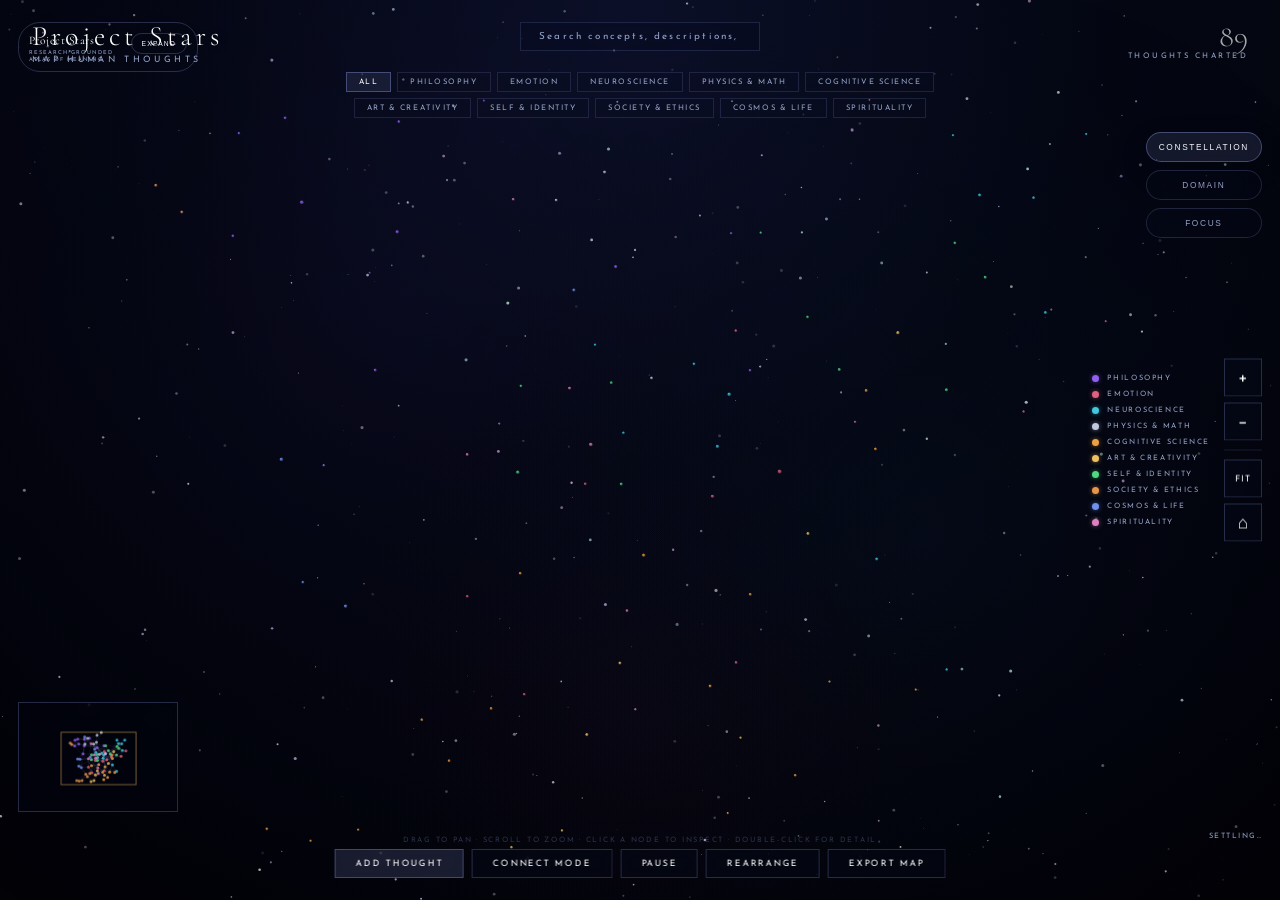
<file: pstars.html>
<!DOCTYPE html>
<html lang="en">
<head>
<meta charset="UTF-8">
<meta name="viewport" content="width=device-width, initial-scale=1.0">
<title>Project Stars</title>
<link href="https://fonts.googleapis.com/css2?family=Cormorant+Garamond:ital,wght@0,300;0,400;0,600;1,300;1,400&family=Josefin+Sans:wght@100;300;400&display=swap" rel="stylesheet">
<style>
*, *::before, *::after { box-sizing: border-box; margin: 0; padding: 0; }
:root {
  --void: #03030a;
  --void-2:#070714;
  --glow-gold: #ffffff;
  --glow-gold-dim: rgba(132, 145, 214, 0.45);
  --text: #f5f7ff;
  --text-soft: rgba(245,247,255,0.84);
  --muted: #94a3c7;
  --muted-2: rgba(148,163,199,0.62);
  --panel: rgba(6,10,28,0.42);
  --panel-strong: rgba(8,12,30,0.56);
  --panel-line: rgba(132,145,214,0.28);
  --accent: rgba(132,145,214,0.72);
  --success: rgba(80,216,128,0.9);
  --shadow: 0 18px 60px rgba(0,0,0,0.22);
  --radius: 18px;
}
html,body { width:100%; height:100%; background:radial-gradient(circle at top, #0b1028 0%, #040713 42%, #020207 100%); color:var(--text);
  font-family:'Josefin Sans',sans-serif; overflow:hidden; user-select:none; }
canvas#bg { position:fixed; inset:0; z-index:0; pointer-events:none; }
canvas#graph { position:fixed; inset:0; z-index:1; }
canvas#minimap { position:fixed; bottom:88px; left:18px; z-index:12;
  border:1px solid var(--panel-line); background:rgba(3,8,24,0.30);
  backdrop-filter:blur(6px); width:160px; height:110px; cursor:crosshair; }

/* ── HEADER ── */
#header { position:fixed; top:0; left:0; right:0; z-index:10;
  padding:22px 32px 0; display:flex; align-items:flex-start; justify-content:space-between;
  pointer-events:none; }
#title-block h1 { font-family:'Cormorant Garamond',serif; font-size:1.75rem; font-weight:300;
  letter-spacing:0.15em; color:var(--glow-gold); text-shadow:0 0 36px rgba(132,145,214,0.28); line-height:1; }
#title-block p { font-size:0.55rem; letter-spacing:0.38em; text-transform:uppercase; color:var(--muted); margin-top:5px; }
#stats { text-align:right; }
#stats .num { font-family:'Cormorant Garamond',serif; font-size:1.9rem; font-weight:300;
  color:var(--glow-gold); opacity:.65; line-height:1; }
#stats .lbl { font-size:0.48rem; letter-spacing:0.32em; text-transform:uppercase; color:var(--muted); }

/* ── SEARCH ── */
#search-wrap { position:fixed; top:22px; left:50%; transform:translateX(-50%); z-index:10; }
#search { background:rgba(8,12,30,0.24); border:1px solid rgba(132,145,214,0.18);
  color:var(--text); font-family:'Josefin Sans',sans-serif; font-size:0.62rem;
  letter-spacing:0.22em; padding:9px 18px; width:240px; outline:none;
  transition:all .3s; backdrop-filter:blur(8px); text-align:center; }
#search::placeholder { color:var(--muted); }
#search:focus { border-color:var(--panel-line); box-shadow:0 0 18px rgba(132,145,214,0.18); }

/* ── DOMAIN FILTERS ── */
#filters { position:fixed; top:72px; left:50%; transform:translateX(-50%); z-index:10;
  display:flex; gap:6px; flex-wrap:wrap; justify-content:center; max-width:820px; }
.filter-chip { font-family:'Josefin Sans',sans-serif; font-size:0.48rem; letter-spacing:0.2em;
  text-transform:uppercase; padding:5px 12px; cursor:pointer;
  border:1px solid rgba(132,145,214,0.18); color:var(--muted);
  background:rgba(8,12,30,0.18); transition:all .25s; white-space:nowrap; }
.filter-chip:hover { color:var(--text); border-color:rgba(132,145,214,0.32); }
.filter-chip.active { color:#fff; border-color:rgba(132,145,214,0.42); background:rgba(132,145,214,0.12);
  box-shadow:0 0 12px var(--chip-glow,transparent); }

/* ── ZOOM CONTROLS ── */
#zoom-controls { position:fixed; right:18px; top:50%; transform:translateY(-50%);
  z-index:12; display:flex; flex-direction:column; gap:6px; }
.zc-btn { width:38px; height:38px; display:flex; align-items:center; justify-content:center;
  background:var(--panel); border:1px solid var(--panel-line); color:var(--glow-gold);
  font-size:1.1rem; cursor:pointer; transition:all .25s; backdrop-filter:blur(8px); }
.zc-btn:hover { background:rgba(132,145,214,0.16); border-color:rgba(132,145,214,0.45);
  box-shadow:0 0 16px rgba(132,145,214,0.16); }
.zc-btn.fit { font-size:0.55rem; letter-spacing:0.1em; }
.zc-divider { height:1px; background:rgba(132,145,214,0.16); margin:3px 0; }

/* ── LEGEND (right side) ── */
#legend { position:fixed; right:70px; top:50%; transform:translateY(-50%);
  z-index:10; display:flex; flex-direction:column; gap:8px; pointer-events:none; }
.leg-item { display:flex; align-items:center; gap:8px; }
.leg-dot { width:7px; height:7px; border-radius:50%; flex-shrink:0; }
.leg-lbl { font-size:0.46rem; letter-spacing:0.22em; text-transform:uppercase; color:var(--muted); }

/* ── BOTTOM CONTROLS ── */
#controls { position:fixed; bottom:22px; left:50%; transform:translateX(-50%);
  z-index:12; display:flex; gap:8px; flex-wrap:wrap; justify-content:center; max-width:min(980px, calc(100vw - 32px)); }
.ctrl-btn { background:rgba(8,12,30,0.34); border:1px solid var(--panel-line);
  color:var(--glow-gold); font-family:'Josefin Sans',sans-serif;
  font-size:0.55rem; letter-spacing:0.2em; text-transform:uppercase;
  padding:9px 20px; cursor:pointer; transition:all .3s; backdrop-filter:blur(8px); }
.ctrl-btn:hover { background:rgba(132,145,214,0.14); border-color:rgba(132,145,214,0.42);
  box-shadow:0 0 16px rgba(132,145,214,0.14); }
.ctrl-btn.accent { background:rgba(132,145,214,0.18); border-color:rgba(132,145,214,0.38); }
.ctrl-btn.green { color:#ffffff; border-color:var(--panel-line); background:rgba(8,12,30,0.34); }
.ctrl-btn.green:hover { background:rgba(132,145,214,0.14); border-color:rgba(132,145,214,0.42); }
.ctrl-btn.active { background:rgba(132,145,214,0.18); border-color:rgba(132,145,214,0.42); }

/* ── DETAIL PANEL ── */
#detail-panel { position:fixed; left:18px; top:50%; transform:translateY(-50%);
  width:320px; background:linear-gradient(180deg, rgba(9,13,31,0.34), rgba(5,8,20,0.22)); border:1px solid var(--panel-line);
  border-radius:22px; backdrop-filter:blur(18px); padding:22px 18px; z-index:12;
  box-shadow:var(--shadow); opacity:0; pointer-events:none; transition:opacity .3s; max-height:72vh; overflow-y:auto; }
#detail-panel.show { opacity:1; pointer-events:all; }
#dp-close { position:absolute; top:10px; right:12px; background:none; border:none;
  color:var(--muted); cursor:pointer; font-size:0.85rem; transition:color .2s; }
#dp-close:hover { color:var(--glow-gold); }
#dp-name { font-family:'Cormorant Garamond',serif; font-size:1.2rem; font-weight:300;
  color:var(--glow-gold); margin-bottom:4px; }
.dp-cat { font-size:0.47rem; letter-spacing:0.26em; text-transform:uppercase; color:var(--muted); margin-bottom:10px; }
.dp-desc { font-size:0.6rem; line-height:1.75; color:rgba(232,228,216,0.65); margin-bottom:12px; }
.dp-ref { font-size:0.5rem; letter-spacing:0.1em; color:rgba(192,205,255,0.82); font-style:italic; margin-bottom:12px; line-height:1.6; }
.dp-section-title { font-size:0.46rem; letter-spacing:0.22em; text-transform:uppercase; color:var(--muted); margin-bottom:7px; }
.dp-conn-list { display:flex; flex-wrap:wrap; gap:4px; }
.dp-conn-tag { font-size:0.5rem; letter-spacing:0.1em; border:1px solid rgba(132,145,214,0.18);
  padding:3px 7px; color:rgba(232,228,216,0.45); cursor:pointer; transition:all .2s; }
.dp-conn-tag:hover { border-color:rgba(132,145,214,0.42); color:var(--glow-gold); }

/* ── TOOLTIP ── */
#tooltip { position:fixed; pointer-events:none; background:rgba(8,12,30,0.3);
  border:1px solid var(--panel-line); backdrop-filter:blur(16px);
  padding:12px 16px; max-width:240px; opacity:0; transition:opacity .18s; z-index:20; }
#tooltip.show { opacity:1; }
#tooltip h3 { font-family:'Cormorant Garamond',serif; font-size:1rem; font-weight:400;
  color:var(--glow-gold); margin-bottom:3px; }
#tooltip p { font-size:0.56rem; letter-spacing:0.08em; color:var(--muted); line-height:1.6; }
#tooltip .tt-tag { display:inline-block; margin-top:6px; font-size:0.46rem;
  letter-spacing:0.2em; text-transform:uppercase; color:var(--muted);
  border:1px solid rgba(132,145,214,0.18); padding:2px 7px; }

/* ── ADD MODAL ── */
#modal-bg { position:fixed; inset:0; z-index:30; background:rgba(3,6,16,0.56);
  backdrop-filter:blur(6px); display:none; align-items:center; justify-content:center; }
#modal-bg.open { display:flex; }
#modal { background:rgba(5,9,22,0.42); border:1px solid var(--panel-line);
  border-radius:24px; box-shadow:var(--shadow); padding:32px 34px; min-width:min(620px, calc(100vw - 28px)); max-width:720px; animation:fadeIn .28s; }
@keyframes fadeIn { from{opacity:0;transform:translateY(10px)} to{opacity:1;transform:none} }
#modal h2 { font-family:'Cormorant Garamond',serif; font-size:1.5rem; font-weight:300;
  color:var(--glow-gold); margin-bottom:24px; }
.field { margin-bottom:15px; }
.field label { display:block; font-size:0.5rem; letter-spacing:0.3em; text-transform:uppercase;
  color:var(--muted); margin-bottom:6px; }
.field input,.field select,.field textarea { width:100%; background:rgba(8,12,30,0.18);
  border:1px solid rgba(132,145,214,0.18); color:var(--text);
  font-family:'Josefin Sans',sans-serif; font-size:0.72rem; padding:9px 12px; outline:none; }
.field input:focus,.field select:focus,.field textarea:focus { border-color:rgba(132,145,214,0.42); }
.field select option { background:#07071a; }
.field textarea { resize:vertical; min-height:60px; }
#modal-btns { display:flex; gap:8px; margin-top:20px; justify-content:flex-end; }
.modal-btn { font-family:'Josefin Sans',sans-serif; font-size:0.55rem; letter-spacing:0.2em;
  text-transform:uppercase; padding:9px 22px; cursor:pointer; border:1px solid; transition:all .3s; }
.modal-btn.cancel { background:transparent; border-color:rgba(132,145,214,0.18); color:var(--muted); }
.modal-btn.cancel:hover { border-color:rgba(132,145,214,0.32); color:var(--text); }
.modal-btn.confirm { background:rgba(132,145,214,0.16); border-color:rgba(132,145,214,0.38); color:var(--glow-gold); }
.modal-btn.confirm:hover { background:rgba(132,145,214,0.22); box-shadow:0 0 18px rgba(132,145,214,0.14); }

/* ── TOAST ── */
#toast { position:fixed; bottom:72px; left:50%; transform:translateX(-50%);
  background:var(--panel); border:1px solid rgba(80,216,128,0.38); color:#ffffff;
  font-size:0.56rem; letter-spacing:0.2em; text-transform:uppercase;
  padding:9px 22px; z-index:50; opacity:0; transition:opacity .4s; pointer-events:none; }
#toast.show { opacity:1; }

/* ── SIMULATION STATUS ── */
#sim-status { position:fixed; bottom:60px; right:18px; z-index:12;
  font-size:0.46rem; letter-spacing:0.2em; text-transform:uppercase; color:var(--muted); }

#hint { position:fixed; bottom:56px; left:50%; transform:translateX(-50%);
  font-size:0.46rem; letter-spacing:0.24em; text-transform:uppercase;
  color:rgba(104,120,160,0.4); pointer-events:none; white-space:nowrap; z-index:10; }


/* ── RESEARCH HUD ── */
#research-hud { position:fixed; left:18px; top:22px; z-index:13; width:min(180px, calc(100vw - 36px));
  background:transparent; border:1px solid var(--panel-line); border-radius:22px;
  backdrop-filter:none; box-shadow:none; overflow:hidden; cursor:grab; }
#research-hud.dragging { cursor:grabbing; }
.hud-header { display:flex; justify-content:space-between; gap:8px; padding:10px 10px 8px; align-items:flex-start; }
.hud-title { font-family:'Cormorant Garamond',serif; font-size:0.72rem; letter-spacing:0.04em; color:var(--glow-gold); }
.hud-sub { margin-top:2px; font-size:0.34rem; letter-spacing:0.18em; text-transform:uppercase; color:var(--muted); line-height:1.3; }
.hud-toggle { background:transparent; border:1px solid var(--panel-line); color:var(--text);
  border-radius:999px; padding:6px 10px; font-size:0.42rem; letter-spacing:0.18em; text-transform:uppercase; cursor:pointer; transition:all .25s; }
.hud-body { padding:0 10px 10px; display:grid; gap:8px; }
.hud-copy { font-size:0.72rem; line-height:1.7; color:var(--text-soft); }
.hud-metrics { display:grid; grid-template-columns:repeat(3,1fr); gap:8px; }
.metric { padding:12px 10px; border-radius:14px; background:rgba(8,12,30,0.2); border:1px solid rgba(132,145,214,0.18); }
.metric .value { font-family:'Cormorant Garamond',serif; font-size:1.25rem; color:var(--glow-gold); }
.metric .label { margin-top:4px; font-size:0.5rem; letter-spacing:0.18em; text-transform:uppercase; color:var(--muted); line-height:1.5; }
.hud-section { padding-top:2px; border-top:1px solid rgba(255,255,255,0.07); }
.hud-section h3 { font-size:0.58rem; letter-spacing:0.24em; text-transform:uppercase; color:var(--muted); margin:12px 0 8px; }
.hud-list { display:grid; gap:7px; }
.hud-list li { margin-left:16px; font-size:0.66rem; line-height:1.6; color:var(--text-soft); }
.hud-tags { display:flex; flex-wrap:wrap; gap:6px; }
.hud-tag { padding:6px 10px; border-radius:999px; border:1px solid rgba(132,145,214,0.22); background:rgba(8,12,30,0.18);
  font-size:0.5rem; letter-spacing:0.16em; text-transform:uppercase; color:var(--text-soft); }
#research-hud.collapsed .hud-body { display:none; }

#view-switcher { position:fixed; top:132px; right:18px; z-index:13; display:flex; flex-direction:column; gap:8px; }
.view-btn { min-width:112px; text-align:center; background:rgba(8,12,30,0.28); color:var(--muted);
  border:1px solid rgba(132,145,214,0.22); border-radius:999px; padding:9px 12px;
  font-size:0.52rem; letter-spacing:0.2em; text-transform:uppercase; cursor:pointer; backdrop-filter:blur(12px); transition:all .25s; }
.view-btn.active,.view-btn:hover { color:var(--text); border-color:rgba(132,145,214,0.42); background:rgba(132,145,214,0.14); box-shadow:0 10px 30px rgba(0,0,0,0.14); }

.detail-grid { display:grid; gap:10px; }
.meta-grid { display:grid; grid-template-columns:repeat(2,1fr); gap:8px; margin-bottom:12px; }
.meta-pill { border:1px solid rgba(132,145,214,0.18); border-radius:12px; padding:8px 10px; background:rgba(8,12,30,0.18); }
.meta-pill .meta-k { font-size:0.46rem; letter-spacing:0.2em; text-transform:uppercase; color:var(--muted); margin-bottom:3px; }
.meta-pill .meta-v { font-size:0.62rem; color:var(--text-soft); line-height:1.45; }
.dp-empty { font-size:0.56rem; line-height:1.65; color:var(--muted-2); }
#dp-focus { margin-top:14px; width:100%; }

kbd { font-family:inherit; font-size:0.52rem; padding:2px 6px; border-radius:6px; border:1px solid rgba(255,255,255,0.12); background:rgba(255,255,255,0.05); color:var(--text-soft); }

@media (max-width: 980px) {
  #legend { display:none; }
  #research-hud { width:min(180px, calc(100vw - 24px)); }
  #detail-panel { left:12px; width:min(320px, calc(100vw - 24px)); top:auto; bottom:126px; transform:none; max-height:46vh; }
  #view-switcher { top:auto; right:12px; bottom:128px; }
  #header { padding:18px 18px 0 18px; }
  #search-wrap { top:18px; left:auto; right:18px; transform:none; }
  #filters { top:104px; max-width:calc(100vw - 28px); }
}

@media (max-width: 700px) {
  #research-hud { left:12px; right:auto; width:min(180px, calc(100vw - 24px)); }
  #header { padding-top:96px; }
  #search-wrap { left:12px; right:12px; top:292px; transform:none; }
  #search { width:100%; }
  #filters { top:344px; }
  #zoom-controls { right:12px; top:auto; bottom:188px; transform:none; }
  #controls { left:12px; right:12px; transform:none; justify-content:stretch; bottom:14px; }
  .ctrl-btn { flex:1 1 calc(50% - 8px); padding:11px 10px; }
  #hint { display:none; }
  canvas#minimap { width:128px; height:92px; bottom:114px; left:12px; }
}

/* Scrollbar */
#detail-panel::-webkit-scrollbar { width:3px; }
#detail-panel::-webkit-scrollbar-track { background:transparent; }
#detail-panel::-webkit-scrollbar-thumb { background:rgba(132,145,214,0.42); }
</style>
</head>
<body>

<canvas id="bg"></canvas>
<canvas id="graph"></canvas>
<canvas id="minimap"></canvas>

<div id="header">
  <div id="title-block">
    <h1>Project Stars</h1>
    <p>map human thoughts</p>
  </div>
  <div id="stats">
    <div class="num" id="node-count">0</div>
    <div class="lbl">thoughts charted</div>
  </div>
</div>


<div id="research-hud" class="collapsed">
  <div class="hud-header">
    <div>
      <div class="hud-title">Project Stars</div>
      <div class="hud-sub">research-grounded atlas of meaning</div>
    </div>
    <button class="hud-toggle" id="hud-toggle">Expand</button>
  </div>
  <div class="hud-body">
    <div class="hud-copy">
      Explore concepts as connected nodes across domains. Use the map to move between broad constellations and close inspection without losing the surrounding context.
    </div>
    <div class="hud-metrics">
      <div class="metric"><div class="value" id="metric-nodes">0</div><div class="label">Concept nodes</div></div>
      <div class="metric"><div class="value" id="metric-edges">0</div><div class="label">Connections</div></div>
      <div class="metric"><div class="value" id="metric-domains">0</div><div class="label">Domains</div></div>
    </div>
    <div class="hud-section">
      <h3>How to use this map</h3>
      <ul class="hud-list">
        <li>Nodes represent concepts grounded in the underlying research dataset.</li>
        <li>Connections reveal conceptual relationships across domains and neighboring ideas.</li>
        <li>Use search, filters, and views to move from exploration to focused reading.</li>
      </ul>
    </div>
    <div class="hud-section">
      <h3>Explore</h3>
      <div class="hud-tags">
        <span class="hud-tag">Search concepts</span>
        <span class="hud-tag">Filter domains</span>
        <span class="hud-tag">Inspect details</span>
        <span class="hud-tag">Switch views</span>
        <span class="hud-tag">Export map</span>
      </div>
    </div>
    <div class="hud-section">
      <h3>Shortcuts</h3>
      <ul class="hud-list">
        <li><kbd>F</kbd> fit map · <kbd>H</kbd> home · <kbd>/</kbd> search</li>
        <li><kbd>V</kbd> cycle views · <kbd>Esc</kbd> close panels / modes</li>
      </ul>
    </div>
  </div>
</div>

<div id="view-switcher">
  <button class="view-btn active" data-view="constellation">Constellation</button>
  <button class="view-btn" data-view="domain">Domain</button>
  <button class="view-btn" data-view="focus">Focus</button>
</div>

<div id="search-wrap">
  <input type="text" id="search" placeholder="Search concepts, descriptions, references">
</div>

<div id="filters"></div>
<div id="legend"></div>

<div id="zoom-controls">
  <div class="zc-btn" id="zc-in" title="Zoom In">+</div>
  <div class="zc-btn" id="zc-out" title="Zoom Out">−</div>
  <div class="zc-divider"></div>
  <div class="zc-btn fit" id="zc-fit" title="Fit All">FIT</div>
  <div class="zc-btn" id="zc-home" title="Reset">⌂</div>
</div>

<div id="detail-panel">
  <button id="dp-close">✕</button>
  <div id="dp-name"></div>
  <div class="dp-cat" id="dp-cat"></div>
  <div class="detail-grid">
    <div class="meta-grid">
      <div class="meta-pill"><div class="meta-k">Domain</div><div class="meta-v" id="dp-domain"></div></div>
      <div class="meta-pill"><div class="meta-k">Connections</div><div class="meta-v" id="dp-degree"></div></div>
      <div class="meta-pill"><div class="meta-k">Evidence Class</div><div class="meta-v" id="dp-evidence"></div></div>
      <div class="meta-pill"><div class="meta-k">Consensus</div><div class="meta-v" id="dp-consensus"></div></div>
    </div>
    <div class="dp-desc" id="dp-desc"></div>
    <div class="dp-ref" id="dp-ref"></div>
    <div>
      <div class="dp-section-title">Connected Thoughts</div>
      <div class="dp-conn-list" id="dp-conns"></div>
    </div>
    <button class="ctrl-btn" id="dp-focus">Center on concept</button>
  </div>
</div>

<div id="tooltip">
  <h3 id="tt-name"></h3>
  <p id="tt-desc"></p>
  <div class="tt-tag" id="tt-cat"></div>
</div>

<div id="controls">
  <button class="ctrl-btn accent" id="add-btn">Add Thought</button>
  <button class="ctrl-btn" id="connect-btn">Connect Mode</button>
  <button class="ctrl-btn" id="pause-btn">Pause</button>
  <button class="ctrl-btn" id="layout-btn">Rearrange</button>
  <button class="ctrl-btn green" id="export-btn">Export Map</button>
</div>

<div id="hint">Drag to pan · Scroll to zoom · Click a node to inspect · Double-click for detail</div>
<div id="sim-status"></div>
<div id="toast"></div>

<div id="modal-bg">
  <div id="modal">
    <h2>Chart a New Thought</h2>
    <div class="field"><label>Concept / Thought</label>
      <input type="text" id="m-name" placeholder="e.g. Embodied Cognition, Dark Energy…"></div>
    <div class="field"><label>Description</label>
      <textarea id="m-desc" placeholder="What does this concept encompass?"></textarea></div>
    <div class="field"><label>Scientific Reference / Source</label>
      <input type="text" id="m-ref" placeholder="e.g. Clark & Chalmers, 1998"></div>
    <div class="field"><label>Domain</label><select id="m-cat"></select></div>
    <div class="field"><label>Evidence Class</label>
      <select id="m-evidence">
        <option value="research-grounded">Research-grounded</option>
        <option value="theoretical">Theoretical</option>
        <option value="interpretive">Interpretive synthesis</option>
        <option value="speculative">Speculative / exploratory</option>
      </select></div>
    <div class="field"><label>Consensus / confidence</label>
      <select id="m-consensus">
        <option value="curated">Curated</option>
        <option value="strong">Strong support</option>
        <option value="emerging">Emerging</option>
        <option value="contested">Contested</option>
      </select></div>
    <div class="field"><label>Connect to (node name, optional)</label>
      <input type="text" id="m-connect" placeholder="e.g. Consciousness, Memory…"></div>
    <div id="modal-btns">
      <button class="modal-btn cancel" id="modal-cancel">Cancel</button>
      <button class="modal-btn confirm" id="modal-confirm">Chart It</button>
    </div>
  </div>
</div>

<script>
// ═══════════════════════════════════════════════════════════
// CATEGORIES
// ═══════════════════════════════════════════════════════════
const CATEGORIES = [
  { id:'philosophy',   label:'Philosophy',         color:'#9060f0', glow:'rgba(144,96,240,.55)' },
  { id:'emotion',      label:'Emotion',            color:'#e06080', glow:'rgba(224,96,128,.55)' },
  { id:'neuroscience', label:'Neuroscience',       color:'#40c8e0', glow:'rgba(64,200,224,.55)' },
  { id:'physics',      label:'Physics & Math',     color:'#c0c8e0', glow:'rgba(192,200,224,.55)' },
  { id:'cognitive',    label:'Cognitive Science',  color:'#f0a040', glow:'rgba(240,160,64,.55)' },
  { id:'art',          label:'Art & Creativity',   color:'#f0c060', glow:'rgba(240,192,96,.55)' },
  { id:'self',         label:'Self & Identity',    color:'#50d880', glow:'rgba(80,216,128,.55)' },
  { id:'society',      label:'Society & Ethics',   color:'#e8954a', glow:'rgba(232,149,74,.55)' },
  { id:'cosmos',       label:'Cosmos & Life',      color:'#7090f0', glow:'rgba(112,144,240,.55)' },
  { id:'spirit',       label:'Spirituality',       color:'#e080c0', glow:'rgba(224,128,192,.55)' },
];
const CMAP = {}; CATEGORIES.forEach(c=>CMAP[c.id]=c);

// ═══════════════════════════════════════════════════════════
// NODES — 92 thoughts grounded in contemporary research
// ═══════════════════════════════════════════════════════════
const SEED_NODES = [
// ── PHILOSOPHY ──
{id:1, label:'Being', cat:'philosophy', r:20,
 desc:'The bedrock of ontology — that something exists rather than nothing. Heidegger called it the forgotten question of Western thought.',
 ref:'Heidegger, Being and Time (1927); Parfit, Reasons and Persons (1984)'},
{id:2, label:'Truth', cat:'philosophy', r:18,
 desc:'The correspondence, coherence, or pragmatic usefulness of a belief. Recent epistemology interrogates how social forces distort what counts as truth.',
 ref:'James, Pragmatism (1907); Fricker, Epistemic Injustice (2007)'},
{id:3, label:'Free Will', cat:'philosophy', r:17,
 desc:'Whether deliberation is genuinely open or secretly determined. Compatibilists argue freedom is compatible with determinism; libertarians deny it.',
 ref:'Kane, The Significance of Free Will (1996); Dennett, Freedom Evolves (2003)'},
{id:4, label:'Consciousness', cat:'philosophy', r:22,
 desc:'Chalmers\'s "hard problem" — why physical processes give rise to subjective experience at all. The central mystery of philosophy of mind.',
 ref:'Chalmers, The Conscious Mind (1996); Nagel, What Is It Like to Be a Bat? (1974)'},
{id:5, label:'Time', cat:'philosophy', r:19,
 desc:'Whether time flows or is a static block universe. Physicists and philosophers remain split on whether the past and future are equally real.',
 ref:'McTaggart, The Unreality of Time (1908); Barbour, The End of Time (1999)'},
{id:6, label:'Causality', cat:'philosophy', r:17,
 desc:'The structure of influence: does cause genuinely produce effect, or is it a pattern we impose on correlated events?',
 ref:'Hume, Enquiry (1748); Pearl, The Book of Why (2018)'},
{id:7, label:'Emergence', cat:'philosophy', r:18,
 desc:'How high-level properties — wetness, life, mind — arise from lower-level parts without being reducible to them.',
 ref:'Anderson, More Is Different (1972); Deacon, Incomplete Nature (2011)'},
{id:8, label:'Phenomenology', cat:'philosophy', r:16,
 desc:'The first-person study of how things appear to consciousness — bracketing assumptions to describe experience directly.',
 ref:'Husserl, Ideas I (1913); Merleau-Ponty, Phenomenology of Perception (1945)'},
{id:9, label:'Determinism', cat:'philosophy', r:15,
 desc:'The thesis that every event, including every thought, is the inevitable result of prior causes and the laws of nature.',
 ref:'Laplace, Philosophical Essay on Probabilities (1814)'},
{id:10, label:'Intentionality', cat:'philosophy', r:14,
 desc:'The "aboutness" of mental states — the fact that thoughts are always directed at something. A mark that distinguishes mind from mere matter.',
 ref:'Brentano, Psychology from an Empirical Standpoint (1874); Searle, Intentionality (1983)'},
{id:11, label:'Paradox', cat:'philosophy', r:15,
 desc:'Two incompatible conclusions, each apparently valid. Paradoxes drive progress in logic, mathematics, and physics.',
 ref:'Russell\'s Paradox (1901); Zeno\'s Paradoxes; Quine, The Ways of Paradox (1966)'},

// ── EMOTION ──
{id:12, label:'Love', cat:'emotion', r:23,
 desc:'Neuroscientifically, love activates reward circuits, suppresses critical social judgment, and releases oxytocin — bonding us across selves.',
 ref:'Fisher, Why We Love (2004); Zeki, The Neurobiology of Love (2007)'},
{id:13, label:'Grief', cat:'emotion', r:17,
 desc:'A non-linear neurobiological process: the brain\'s attempt to update a predictive model that still expects the deceased to exist.',
 ref:'O\'Connor, Grieving (2022 Nature Reviews Neuroscience)'},
{id:14, label:'Wonder', cat:'emotion', r:16,
 desc:'Awe at scale or complexity. Research shows awe measurably shrinks the self-concept and expands social concern — a reset button for the ego.',
 ref:'Keltner & Haidt, Approaching Awe (2003); Stellar et al., Self-Transcendent Emotions (2017)'},
{id:15, label:'Fear', cat:'emotion', r:17,
 desc:'Mediated primarily by the amygdala, fear evolved as a fast-route survival signal — bypassing cortical deliberation in milliseconds.',
 ref:'LeDoux, The Emotional Brain (1996); Ohman, Fear and Anxiety (2000)'},
{id:16, label:'Joy', cat:'emotion', r:19,
 desc:'A state of elevated dopaminergic and serotonergic activity. Barbara Fredrickson\'s broaden-and-build theory: joy expands thought-action repertoires.',
 ref:'Fredrickson, The Broaden-and-Build Theory (2001)'},
{id:17, label:'Loneliness', cat:'emotion', r:16,
 desc:'Chroni loneliness is now classified as a public health crisis. It activates the same neural pain circuits as physical injury — isolation literally hurts.',
 ref:'Cacioppo & Patrick, Loneliness (2008); Holt-Lunstad et al., Social Isolation (2015)'},
{id:18, label:'Empathy', cat:'emotion', r:17,
 desc:'Both affective (feeling with) and cognitive (perspective-taking). Mirror neuron systems partially underpin it — but cultural learning is equally decisive.',
 ref:'Decety & Jackson, The Functional Architecture of Empathy (2004); Singer & Klimecki (2014)'},
{id:19, label:'Shame', cat:'emotion', r:15,
 desc:'A global negative evaluation of the self — distinct from guilt (about acts). Chronic shame is linked to narcissism, depression, and aggression.',
 ref:'Tangney & Dearing, Shame and Guilt (2002); Brown, I Thought It Was Just Me (2007)'},
{id:20, label:'Awe', cat:'emotion', r:16,
 desc:'Triggered by vastness that challenges existing mental schemas. Awe reduces inflammation markers and increases prosocial behavior.',
 ref:'Stellar et al., Awe and Inflammation (2015, Emotion)'},
{id:21, label:'Nostalgia', cat:'emotion', r:14,
 desc:'A bittersweet emotion that boosts social connectedness and meaning. Neuroimaging shows it recruits autobiographical memory and reward systems together.',
 ref:'Wildschut et al., Nostalgia: Content, Triggers, Functions (2006)'},

// ── NEUROSCIENCE ──
{id:22, label:'Predictive Processing', cat:'neuroscience', r:21,
 desc:'The leading theory of brain function: the brain is a prediction machine, constantly generating models of the world and updating on prediction errors. Perception is controlled hallucination.',
 ref:'Clark, Surfing Uncertainty (2016); Friston, The Free-Energy Principle (2010)'},
{id:23, label:'Default Mode Network', cat:'neuroscience', r:18,
 desc:'A brain network active during rest, self-referential thought, and social cognition. Dysregulation links to depression, anxiety, and rumination.',
 ref:'Raichle, The Brain\'s Default Mode Network (2015, Annual Review)'},
{id:24, label:'Neuroplasticity', cat:'neuroscience', r:19,
 desc:'The brain\'s lifelong capacity to rewire synaptic connections in response to experience — overturning the once-dominant view that adult brains are fixed.',
 ref:'Doidge, The Brain That Changes Itself (2007); Merzenich, Soft-Wired (2013)'},
{id:25, label:'Interoception', cat:'neuroscience', r:17,
 desc:'The brain\'s sensing of the body\'s internal state — heartbeat, gut, breath. Increasingly seen as the biological root of emotion, self, and even social awareness.',
 ref:'Craig, How Do You Feel? (2015); Seth, Being You (2021)'},
{id:26, label:'Mirror Neurons', cat:'neuroscience', r:16,
 desc:'Neurons that fire both when executing an action and when observing another perform it. Proposed as a substrate for imitation, empathy, and language acquisition.',
 ref:'Rizzolatti & Sinigaglia, Mirrors in the Brain (2008)'},
{id:27, label:'Synaptic Pruning', cat:'neuroscience', r:14,
 desc:'The adolescent brain eliminates unused synaptic connections — a process of neural editing that shapes personality and vulnerability to psychiatric conditions.',
 ref:'Paus, Keshavan & Giedd, Why Do Many Psychiatric Disorders Emerge in Adolescence? (2008)'},
{id:28, label:'Embodied Cognition', cat:'neuroscience', r:18,
 desc:'Cognition is not computation in a brain-box but is shaped by the whole body and environment. Posture, gesture, and sensation co-constitute thought.',
 ref:'Varela, Thompson & Rosch, The Embodied Mind (1991); Lakoff & Johnson, Philosophy in the Flesh (1999)'},
{id:29, label:'Attention', cat:'neuroscience', r:19,
 desc:'The selective allocation of neural resources. William James called it "the taking possession by the mind." Its voluntary control is the foundation of self-regulation.',
 ref:'Posner, Orienting of Attention (1980); McGilchrist, The Master and His Emissary (2009)'},
{id:30, label:'Sleep & Memory', cat:'neuroscience', r:17,
 desc:'During sleep, the hippocampus replays waking experiences and transfers them to cortical long-term storage — memory consolidation requires unconsciousness.',
 ref:'Walker, Why We Sleep (2017); Wilson & McNaughton (1994, Science)'},
{id:31, label:'Emotional Regulation', cat:'neuroscience', r:16,
 desc:'The set of strategies — reappraisal, suppression, distancing — by which the prefrontal cortex modulates amygdalar responses to emotional stimuli.',
 ref:'Gross, The Emerging Field of Emotion Regulation (1998)'},
{id:32, label:'Salience', cat:'neuroscience', r:15,
 desc:'The salience network (insula + anterior cingulate) determines what reaches conscious awareness — it is the gatekeeper between internal and external worlds.',
 ref:'Menon & Uddin, Saliency, Switching, Attention (2010)'},
{id:33, label:'Glymphatic System', cat:'neuroscience', r:14,
 desc:'The brain\'s waste-clearance system — active during deep sleep — flushes out amyloid and tau proteins implicated in Alzheimer\'s disease.',
 ref:'Iliff et al. (2012, Science Translational Medicine)'},

// ── PHYSICS & MATH ──
{id:34, label:'Entropy', cat:'physics', r:18,
 desc:'The universe\'s tendency toward disorder defines the arrow of time. Boltzmann showed entropy is a measure of the number of microscopic arrangements a system can occupy.',
 ref:'Boltzmann (1872); Carroll, From Eternity to Here (2010)'},
{id:35, label:'Quantum Superposition', cat:'physics', r:18,
 desc:'A quantum system exists in multiple states simultaneously until measured. Schrödinger\'s equation governs superposed states — its interpretation remains contested.',
 ref:'Schrödinger (1935); Everett, Relative State Formulation (1957)'},
{id:36, label:'Infinity', cat:'physics', r:17,
 desc:'Cantor\'s set theory revealed infinite hierarchies of infinity. In physics, infinities in equations often signal the limits of current theory.',
 ref:'Cantor, Über unendliche Lineare Punktmannigfaltigkeiten (1883)'},
{id:37, label:'Information Theory', cat:'physics', r:17,
 desc:'Shannon\'s formalization of information as a measure of surprise. Modern physics increasingly treats information as fundamental — "it from bit."',
 ref:'Shannon, A Mathematical Theory of Communication (1948); Wheeler (1990)'},
{id:38, label:'Many-Worlds', cat:'physics', r:15,
 desc:'Everett\'s interpretation of quantum mechanics: every quantum event branches the universe into parallel outcomes, all equally real.',
 ref:'Everett (1957); Deutsch, The Fabric of Reality (1997)'},
{id:39, label:'Complexity Theory', cat:'physics', r:16,
 desc:'The science of systems with many interacting parts that produce emergent, unpredictable global behaviors — from ant colonies to economies to consciousness.',
 ref:'Holland, Emergence: From Chaos to Order (1998); Kauffman, The Origins of Order (1993)'},
{id:40, label:'Dark Matter', cat:'physics', r:15,
 desc:'Unknown matter comprising 27% of the universe — inferred from gravitational effects but never directly detected. The universe is mostly invisible to us.',
 ref:'Rubin & Ford (1970); Planck Collaboration (2018)'},
{id:41, label:'Holographic Principle', cat:'physics', r:14,
 desc:'All information in a volume of space can be encoded on its boundary surface — suggesting our three-dimensional universe may be a projection.',
 ref:'\'t Hooft (1993); Susskind (1995); Maldacena, The Large-N Limit (1997)'},

// ── COGNITIVE SCIENCE ──
{id:42, label:'Metacognition', cat:'cognitive', r:18,
 desc:'Thinking about thinking. The ability to monitor and regulate one\'s own cognitive processes — a key differentiator of expert from novice performance.',
 ref:'Flavell, Metacognition and Cognitive Monitoring (1979); Dunning-Kruger (1999)'},
{id:43, label:'Cognitive Bias', cat:'cognitive', r:19,
 desc:'Systematic errors in reasoning arising from mental shortcuts (heuristics). Kahneman and Tversky catalogued over 180 — they are not bugs but evolved features.',
 ref:'Tversky & Kahneman, Judgment Under Uncertainty (1974); Kahneman, Thinking, Fast and Slow (2011)'},
{id:44, label:'Flow State', cat:'cognitive', r:17,
 desc:'Csikszentmihalyi\'s optimal experience: total absorption in a skill-matched challenge, accompanied by loss of self-consciousness and distorted time perception.',
 ref:'Csikszentmihalyi, Flow: The Psychology of Optimal Experience (1990)'},
{id:45, label:'Theory of Mind', cat:'cognitive', r:18,
 desc:'The capacity to attribute mental states — beliefs, desires, intentions — to others. Absent in early autism; it underlies all social complexity and storytelling.',
 ref:'Premack & Woodruff (1978); Baron-Cohen, Leslie & Frith (1985)'},
{id:46, label:'Working Memory', cat:'cognitive', r:16,
 desc:'The cognitive workspace where information is held and manipulated for immediate use. Baddeley\'s model identifies a phonological loop, visuospatial sketchpad, and central executive.',
 ref:'Baddeley & Hitch (1974); Miller, The Magical Number Seven (1956)'},
{id:47, label:'Pattern Recognition', cat:'cognitive', r:17,
 desc:'The brain\'s core operation — finding regularities in noisy sensory data. Both its power and its weakness: we find patterns even where none exist (apophenia).',
 ref:'Gestalt psychology; Kahneman; Shermer, The Believing Brain (2011)'},
{id:48, label:'Decision Making', cat:'cognitive', r:17,
 desc:'Somatic marker hypothesis: emotion is not the enemy of reason but is necessary for rational choice. Patients with prefrontal damage can\'t decide despite intact logic.',
 ref:'Damasio, Descartes\' Error (1994); Kahneman & Tversky, Prospect Theory (1979)'},
{id:49, label:'Conceptual Metaphor', cat:'cognitive', r:15,
 desc:'Lakoff & Johnson: abstract concepts are structured by embodied metaphors. We understand argument as war, time as a resource, the mind as a container.',
 ref:'Lakoff & Johnson, Metaphors We Live By (1980)'},
{id:50, label:'Linguistic Relativity', cat:'cognitive', r:15,
 desc:'The hypothesis that language shapes thought — weak version widely accepted: different languages predispose different cognitive patterns (color, time, space).',
 ref:'Whorf (1940s); Boroditsky, How Language Shapes Thought (2011)'},
{id:51, label:'Cognitive Load', cat:'cognitive', r:14,
 desc:'Working memory has limited capacity — when overloaded, learning and decision quality collapse. Sweller\'s theory underpins modern instructional design.',
 ref:'Sweller, Cognitive Load During Problem Solving (1988)'},

// ── ART & CREATIVITY ──
{id:52, label:'Beauty', cat:'art', r:19,
 desc:'Kant\'s "free play of imagination and understanding." Neurostheticians find beauty activates the medial orbito-frontal cortex — a region associated with reward.',
 ref:'Kant, Critique of Judgment (1790); Chatterjee & Vartanian, Neuroaesthetics (2014)'},
{id:53, label:'Story', cat:'art', r:19,
 desc:'The mind\'s primary sense-making form. Narrative activates multiple brain regions simultaneously — motor, sensory, emotional — far more than factual statements.',
 ref:'Bruner, Actual Minds, Possible Worlds (1986); Gottschall, The Storytelling Animal (2012)'},
{id:54, label:'Music', cat:'art', r:18,
 desc:'Music uniquely activates reward, motor, and emotional circuits simultaneously. Anticipation — tension before resolution — is as pleasurable as the resolution itself.',
 ref:'Huron, Sweet Anticipation (2006); Salimpoor et al., Anatomically Distinct Dopamine Release (2011)'},
{id:55, label:'Imagination', cat:'art', r:20,
 desc:'Shares neural architecture with episodic memory and future simulation — the hippocampus is central to all three. To imagine is to remember a world that hasn\'t happened yet.',
 ref:'Schacter & Addis, The Cognitive Neuroscience of Constructive Memory (2007)'},
{id:56, label:'Play', cat:'art', r:16,
 desc:'Cross-species behavior that is intrinsically motivated, process-focused, and preparatory. In humans, play is the laboratory of innovation, identity, and social rule learning.',
 ref:'Sutton-Smith, The Ambiguity of Play (1997); Brown, Play (2009)'},
{id:57, label:'Symbol', cat:'art', r:15,
 desc:'The capacity to let one thing stand for another. Human symbolic thought — beginning with cave art ~45,000 ya — is uniquely open-ended and culturally cumulative.',
 ref:'Deacon, The Symbolic Species (1997); Mithen, The Prehistory of the Mind (1996)'},
{id:58, label:'Ritual', cat:'art', r:15,
 desc:'Repeated, symbolic action that coordinates collective emotion and reinforces group identity. Cross-culturally universal — from funerals to handshakes to sport.',
 ref:'Bell, Ritual Theory, Ritual Practice (1992); Durkheim, The Elementary Forms of Religious Life (1912)'},

// ── SELF & IDENTITY ──
{id:59, label:'Identity', cat:'self', r:19,
 desc:'Constructed, not discovered. Narrative identity theory: the self is the story we tell about the continuity of our experiences across time.',
 ref:'Ricoeur, Oneself as Another (1992); McAdams, The Stories We Live By (1993)'},
{id:60, label:'Memory', cat:'self', r:18,
 desc:'Memory is reconstructive, not reproductive — every act of recall rewrites the trace. Loftus\'s false memory research revolutionized eyewitness testimony law.',
 ref:'Loftus, The Myth of Repressed Memory (1994); Schacter, The Seven Sins of Memory (2001)'},
{id:61, label:'Death', cat:'self', r:20,
 desc:'Terror Management Theory: much of human culture is an anxiety buffer against awareness of mortality. Becker won the Pulitzer arguing civilizations are denial-of-death projects.',
 ref:'Becker, The Denial of Death (1973); Greenberg, Solomon & Pyszczynski, TMT (1986)'},
{id:62, label:'Purpose', cat:'self', r:18,
 desc:'Frankl showed purpose is foundational to psychological survival. Recent research links sense of purpose to reduced inflammation, longer telomeres, lower mortality.',
 ref:'Frankl, Man\'s Search for Meaning (1946); Hill et al., Purpose in Life (2014)'},
{id:63, label:'Ego', cat:'self', r:16,
 desc:'The constructed sense of being a unified, continuous self — now understood to be a brain-generated inference, not a fact about the world.',
 ref:'Metzinger, Being No One (2003); Hood, The Self Illusion (2012)'},
{id:64, label:'Trauma', cat:'self', r:17,
 desc:'Trauma encodes memories differently — fragmentary, sensory, easily re-triggered. Van der Kolk\'s work showed PTSD is literally stored in the body\'s physiology.',
 ref:'Van der Kolk, The Body Keeps the Score (2014); Levine, Waking the Tiger (1997)'},
{id:65, label:'Dream', cat:'self', r:17,
 desc:'REM dreams emerge when the PFC is offline and the limbic system is hyperactive. Activation-synthesis theory: dreams are the brain making narrative from random firing.',
 ref:'Hobson & McCarley, The Brain as a Dream State Generator (1977); Walker (2017)'},
{id:66, label:'Attachment', cat:'self', r:18,
 desc:'Bowlby\'s discovery: early caregiver bonds create internal working models that shape all subsequent relationships. Four attachment styles have been cross-culturally replicated.',
 ref:'Bowlby, Attachment (1969); Ainsworth, Patterns of Attachment (1978)'},
{id:67, label:'Resilience', cat:'self', r:16,
 desc:'Not the absence of trauma but the capacity to reorganize adaptive functioning under threat. Post-traumatic growth — becoming stronger at broken places — is well-documented.',
 ref:'Bonanno, Loss, Trauma, and Human Resilience (2004); Tedeschi & Calhoun, PTG (1996)'},
{id:68, label:'Ego Death', cat:'self', r:15,
 desc:'The dissolution of self-boundaries during psychedelic states or deep meditation. Correlated with decreased default mode network activity. Therapeutic potential now actively researched.',
 ref:'Carhart-Harris et al., Neural Correlates of the Psychedelic State (2012)'},

// ── SOCIETY & ETHICS ──
{id:69, label:'Justice', cat:'society', r:18,
 desc:'Rawls\'s veil of ignorance: principles chosen without knowing your place in society. Sen argues justice is inseparable from capabilities — what people can actually do and be.',
 ref:'Rawls, A Theory of Justice (1971); Sen, The Idea of Justice (2009)'},
{id:70, label:'Power', cat:'society', r:17,
 desc:'Foucault\'s power is not possessed but exercised through discourse, institutions, and norms — it produces subjects as much as it represses them.',
 ref:'Foucault, Discipline and Punish (1975); Lukes, Power: A Radical View (2005)'},
{id:71, label:'Trust', cat:'society', r:17,
 desc:'The foundation of social capital and economic exchange. High-trust societies outperform low-trust ones by virtually every metric of wellbeing.',
 ref:'Putnam, Bowling Alone (2000); Fukuyama, Trust (1995)'},
{id:72, label:'Tribalism', cat:'society', r:17,
 desc:'The in-group/out-group distinction is cognitively automatic and cross-culturally universal. Social identity theory: we derive self-esteem from group membership.',
 ref:'Tajfel & Turner, Social Identity Theory (1979); Haidt, The Righteous Mind (2012)'},
{id:73, label:'Cooperation', cat:'society', r:17,
 desc:'Humans cooperate with non-kin strangers at an unparalleled scale — enabled by shared fictions, institutions, and the capacity for altruistic punishment of cheaters.',
 ref:'Axelrod, The Evolution of Cooperation (1984); Henrich, The Secret of Our Success (2015)'},
{id:74, label:'Freedom', cat:'society', r:18,
 desc:'Berlin\'s two concepts: negative liberty (freedom from interference) vs. positive liberty (capacity for self-realization). Both matter — and they conflict.',
 ref:'Berlin, Two Concepts of Liberty (1958); Nozick vs. Rawls debate'},
{id:75, label:'Reciprocity', cat:'society', r:15,
 desc:'The universal norm of returning benefit for benefit. Strong reciprocity — rewarding cooperators and punishing defectors at personal cost — stabilizes large-scale cooperation.',
 ref:'Fehr & Gächter, Altruistic Punishment in Humans (2002, Nature)'},
{id:76, label:'Status', cat:'society', r:15,
 desc:'Dominance hierarchies exist in all human societies. Relative status (not absolute wealth) is the strongest predictor of health outcomes — the social gradient of health.',
 ref:'Marmot, The Status Syndrome (2004); Sapolsky, Behave (2017)'},

// ── COSMOS & LIFE ──
{id:77, label:'Evolution', cat:'cosmos', r:20,
 desc:'Darwin\'s insight: random variation plus natural selection, given deep time, generates all biological complexity without foresight or design.',
 ref:'Darwin, On the Origin of Species (1859); Dawkins, The Selfish Gene (1976)'},
{id:78, label:'Life', cat:'cosmos', r:21,
 desc:'Life is defined by autopoiesis — self-maintenance through metabolism — and Darwinian heredity. Its origin from chemistry remains one of science\'s deepest open questions.',
 ref:'Maturana & Varela, Autopoiesis and Cognition (1980); Szostak, The Origin of Life (2009)'},
{id:79, label:'Extinction', cat:'cosmos', r:16,
 desc:'99.9% of all species that ever lived are extinct. We are likely in Earth\'s sixth mass extinction, the first driven by a single species.',
 ref:'Kolbert, The Sixth Extinction (2014); Barnosky et al. (2011, Nature)'},
{id:80, label:'Symbiosis', cat:'cosmos', r:15,
 desc:'Cooperation between organisms of different species — from mitochondria (ancient endosymbiosis) to gut microbiome. The microbiome influences mood, immunity, and cognition.',
 ref:'Margulis, Symbiosis in Cell Evolution (1981); Cryan et al., The Microbiota-Gut-Brain Axis (2019)'},
{id:81, label:'Chaos', cat:'cosmos', r:16,
 desc:'Deterministic systems can be unpredictable beyond short timescales due to sensitivity to initial conditions — the butterfly effect. Weather is the canonical example.',
 ref:'Lorenz, Deterministic Nonperiodic Flow (1963); Gleick, Chaos (1987)'},
{id:82, label:'Space', cat:'cosmos', r:19,
 desc:'Space is not the backdrop of events but a dynamic field that bends under mass and expands at accelerating rates. We may inhabit one bubble in a multiverse.',
 ref:'Einstein, General Relativity (1915); Guth, The Inflationary Universe (1997)'},
{id:83, label:'Silence', cat:'cosmos', r:14,
 desc:'In neuroscience, silence is not the absence of neural activity but an active state of the auditory cortex. Silence is as much constructed by the brain as sound.',
 ref:'Bhikkhu, The Sounds of Silence (2010); Cage, 4\'33\" (1952)'},

// ── SPIRITUALITY ──
{id:84, label:'Transcendence', cat:'spirit', r:18,
 desc:'The experience of going beyond ordinary self-boundaries. Self-transcendent experiences activate default mode network suppression and increase a sense of unity.',
 ref:'Yaden et al., The Varieties of Self-Transcendent Experience (2017, Review of General Psychology)'},
{id:85, label:'Meaning', cat:'spirit', r:21,
 desc:'Frankl distinguished meaning from pleasure: meaning comes through suffering, work, and love. Neuroscience links meaning-making to the ventromedial prefrontal cortex.',
 ref:'Frankl, Man\'s Search for Meaning (1946); Heintzelman & King, Life Is Pretty Meaningful (2014)'},
{id:86, label:'Impermanence', cat:'spirit', r:16,
 desc:'The Buddhist insight that all phenomena are transient. Modern physics agrees: particles are excitations of fields, and fields themselves are impermanent configurations of energy.',
 ref:'Thich Nhat Hanh, The Heart of the Buddha\'s Teaching (1998)'},
{id:87, label:'Sacred', cat:'spirit', r:15,
 desc:'Durkheim: the sacred/profane distinction is the fundamental religious category. Something becomes sacred through collective ritual — it is a social, not divine, designation.',
 ref:'Durkheim, The Elementary Forms of Religious Life (1912); Haidt, The Righteous Mind (2012)'},
{id:88, label:'Compassion', cat:'spirit', r:17,
 desc:'Distinct from empathy: compassion is the motivational response to others\' suffering. Cultivating compassion (vs. empathy alone) reduces burnout and increases helping behavior.',
 ref:'Singer & Klimecki, Empathy versus Compassion (2014, Trends in Cognitive Sciences)'},
{id:89, label:'Interconnection', cat:'spirit', r:17,
 desc:'The ecological, quantum, and philosophical insight that boundaries between self and world are porous — organisms are processes embedded in larger processes.',
 ref:'Capra, The Web of Life (1996); Thich Nhat Hanh, Interbeing (1987)'},
];

// ═══════════════════════════════════════════════════════════
// EDGES: rich web of cross-domain connections
// ═══════════════════════════════════════════════════════════
const SEED_EDGES = [
  // Philosophy core
  [1,4],[1,5],[1,7],[1,11],[2,6],[2,3],[2,11],[3,69],[3,74],[4,9],[4,3],[5,4],
  [5,22],[5,25],[5,63],[5,29],[5,8],[6,34],[6,5],[7,39],[7,78],[8,5],[8,28],
  [9,6],[9,3],[10,5],[10,53],[11,36],[11,35],[11,81],
  // Emotion web
  [12,13],[12,16],[12,17],[12,18],[12,66],[12,85],[13,61],[13,64],[13,60],
  [14,20],[14,82],[14,89],[15,29],[15,64],[15,15],[16,62],[16,44],[16,85],
  [17,59],[17,23],[18,45],[18,88],[19,59],[19,63],[20,14],[20,52],[21,60],[21,59],
  // Neuroscience connections
  [22,5],[22,29],[22,25],[22,43],[22,47],[23,59],[23,65],[23,60],[24,60],[24,30],
  [24,65],[24,66],[25,12],[25,15],[25,31],[25,63],[26,18],[26,28],[27,24],[27,66],
  [28,8],[28,49],[28,53],[29,42],[29,31],[30,65],[30,60],[31,43],[31,15],[32,29],
  [32,22],[33,30],[33,65],
  // Physics links
  [34,5],[34,81],[34,6],[35,5],[35,38],[35,37],[36,85],[37,22],[37,7],[38,40],
  [39,7],[39,81],[40,82],[41,82],[41,37],
  // Cognitive science
  [42,29],[42,63],[43,48],[43,47],[43,72],[44,62],[44,55],[45,53],[45,18],[45,73],
  [46,51],[46,29],[47,22],[47,53],[47,87],[48,43],[48,3],[49,54],[49,28],[50,28],
  [50,47],[51,46],[51,48],
  // Art & creativity
  [52,20],[52,14],[52,57],[53,45],[53,59],[53,57],[54,12],[54,20],[54,56],[55,65],
  [55,60],[55,5],[56,58],[56,73],[57,87],[57,49],[58,87],[58,73],
  // Self & identity
  [59,60],[59,63],[59,66],[60,30],[60,65],[60,55],[61,84],[61,62],[61,85],[62,85],
  [62,89],[63,22],[63,68],[63,19],[64,15],[64,25],[64,31],[65,30],[65,55],[65,22],
  [66,12],[66,71],[67,64],[67,62],[68,84],[68,63],[68,86],
  // Society
  [69,2],[69,3],[69,74],[70,71],[70,76],[71,73],[71,75],[72,73],[72,15],[72,87],
  [73,75],[73,77],[74,3],[74,4],[75,76],[76,70],[76,72],
  // Cosmos & life
  [77,7],[77,78],[77,14],[77,79],[78,7],[78,80],[79,77],[79,61],[80,78],[80,89],
  [81,39],[81,6],[82,36],[82,83],[83,54],[83,32],
  // Spirituality
  [84,5],[84,89],[84,85],[85,62],[85,89],[85,16],[86,5],[86,6],[86,89],[87,58],
  [87,84],[88,18],[88,89],[88,62],[89,80],[89,7],[89,85],
  // Cross-domain surprising links
  [22,55],[34,86],[35,84],[37,53],[28,55],[8,25],[43,19],[44,55],[47,87],[39,5],
  [37,62],[40,11],[73,77],[18,52],[53,59],[31,67],[65,68],[25,8],[42,59],[36,35],
];

// ═══════════════════════════════════════════════════════════
// CANVAS & STATE
// ═══════════════════════════════════════════════════════════
let nodes=[], edges=[], nextId=200;
let cam={x:0,y:0,z:0.85};
let drag=null, hovered=null, selected=null;
let connectMode=false, connectFrom=null;
let searchTerm='', filterCat=null;
let paused=false, settled=false, simAge=0;
let W, H;
let currentView='constellation';
const VIEW_MODES=['constellation','domain','focus'];

const bgC=document.getElementById('bg');
const bgX=bgC.getContext('2d');
const gc=document.getElementById('graph');
const ctx=gc.getContext('2d');
const mm=document.getElementById('minimap');
const mmx=mm.getContext('2d');

function resize(){
  W=gc.width=bgC.width=window.innerWidth;
  H=gc.height=bgC.height=window.innerHeight;
  drawStars();
}
window.addEventListener('resize',resize);

// ── STARS ──
function pr(n){const x=Math.sin(n+1)*43758.5453;return x-Math.floor(x);}
function drawStars(){
  bgX.clearRect(0,0,W,H);
  // Nebulae
  [[W*.3,H*.35,W*.55,'rgba(60,30,120,0.09)'],[W*.72,H*.6,W*.45,'rgba(30,60,110,0.08)'],[W*.5,H*.8,W*.3,'rgba(100,30,80,0.06)']].forEach(([cx,cy,rad,col])=>{
    const g=bgX.createRadialGradient(cx,cy,0,cx,cy,rad);
    g.addColorStop(0,col);g.addColorStop(1,'rgba(0,0,0,0)');
    bgX.fillStyle=g;bgX.fillRect(0,0,W,H);
  });
  for(let i=0;i<500;i++){
    const x=pr(i*3+7)*W,y=pr(i*3+8)*H,r=pr(i*3+9)*1.6,a=0.1+pr(i+7)*.7;
    bgX.beginPath();bgX.arc(x,y,r,0,Math.PI*2);
    bgX.fillStyle=`rgba(${175+Math.floor(pr(i*7)*70)},${175+Math.floor(pr(i*7+1)*70)},${215+Math.floor(pr(i*7+2)*35)},${a})`;
    bgX.fill();
  }
}

// ── INIT ──
function initGraph(){
  const cp={};
  CATEGORIES.forEach((c,i)=>{
    const a=(i/CATEGORIES.length)*Math.PI*2-Math.PI/2, d=260;
    cp[c.id]={x:Math.cos(a)*d,y:Math.sin(a)*d};
  });
  nodes=SEED_NODES.map(n=>{
    const p=cp[n.cat];
    const a=pr(n.id*17)*Math.PI*2, d=50+pr(n.id*31)*130;
    return{...n,evidence:n.evidence||'research-grounded',consensus:n.consensus||'curated',sourceType:n.sourceType||'seeded-curation',x:p.x+Math.cos(a)*d,y:p.y+Math.sin(a)*d,vx:(pr(n.id)-0.5)*3,vy:(pr(n.id*2)-0.5)*3,pinned:false,alpha:1,visible:true};
  });
  edges=SEED_EDGES.map(([a,b])=>({a,b}));
  updateCounter();
}
function nodeById(id){return nodes.find(n=>n.id===id);}
function centerOnNode(n, zoom=Math.max(cam.z, 1.2)){
  cam.z=Math.min(zoom, 2.5);
  cam.x=-n.x*cam.z;
  cam.y=-n.y*cam.z;
}
function applyViewMode(mode){
  currentView=mode;
  document.querySelectorAll('.view-btn').forEach(btn=>btn.classList.toggle('active', btn.dataset.view===mode));
  settled=false; simAge=0;
  if(mode==='constellation'){
    fitAll();
    return;
  }
  if(mode==='domain'){
    const spreadX=Math.min(300, W*0.18), spreadY=Math.min(180, H*0.16);
    CATEGORIES.forEach((c,i)=>{
      const row=Math.floor(i/3), col=i%3;
      c._targetX=(col-1)*spreadX*1.9;
      c._targetY=(row-1.5)*spreadY*1.7;
    });
    nodes.forEach((n,idx)=>{
      const c=CMAP[n.cat];
      const angle=(idx%12)/12*Math.PI*2;
      const ring=24+((idx%7)*10);
      n.x=(c?c._targetX:0)+Math.cos(angle)*ring;
      n.y=(c?c._targetY:0)+Math.sin(angle)*ring;
      n.vx=(Math.random()-.5)*0.5;
      n.vy=(Math.random()-.5)*0.5;
    });
    fitAll();
    return;
  }
  if(mode==='focus'){
    if(selected){ centerOnNode(selected, 1.6); }
    else if(nodes[0]) { centerOnNode(nodes[0], 1.1); }
  }
}
function updateCounter(){
  document.getElementById('node-count').textContent=nodes.length;
  document.getElementById('metric-nodes').textContent=nodes.length;
  document.getElementById('metric-edges').textContent=edges.length;
  document.getElementById('metric-domains').textContent=CATEGORIES.length;
}

// ── SIMULATION ──
function tick(){
  if(paused) return;
  simAge++;
  // Cool down after 300 ticks
  const cooling=Math.max(0.3, 1-simAge/400);
  const REPEL=3200*cooling+800, SPRING=0.015, DAMP=0.80, GRAVITY=0.005;

  nodes.forEach(n=>{
    if(n.pinned)return;
    n.vx-=n.x*GRAVITY;n.vy-=n.y*GRAVITY;
    nodes.forEach(m=>{
      if(m===n)return;
      const dx=n.x-m.x,dy=n.y-m.y,d2=dx*dx+dy*dy+4,f=REPEL/d2;
      n.vx+=dx*f;n.vy+=dy*f;
    });
    n.vx*=DAMP;n.vy*=DAMP;
    n.x+=n.vx;n.y+=n.vy;
  });
  edges.forEach(e=>{
    const a=nodeById(e.a),b=nodeById(e.b);if(!a||!b)return;
    const dx=b.x-a.x,dy=b.y-a.y,d=Math.sqrt(dx*dx+dy*dy)||1;
    const tgt=90+a.r+b.r,f=(d-tgt)*SPRING;
    const fx=dx/d*f,fy=dy/d*f;
    if(!a.pinned){a.vx+=fx;a.vy+=fy;}
    if(!b.pinned){b.vx-=fx;b.vy-=fy;}
  });

  // Compute visibility
  nodes.forEach(n=>{
    const matchSearch=!searchTerm||(n.label.toLowerCase().includes(searchTerm)||n.desc.toLowerCase().includes(searchTerm));
    const matchCat=!filterCat||n.cat===filterCat;
    n.visible=matchSearch&&matchCat;
    n.alpha=n.visible?1:0.07;
  });

  // Status
  if(simAge>350&&!settled){settled=true;}
  document.getElementById('sim-status').textContent=settled?'':'settling…';
}

// ── DRAW MAIN ──
function draw(){
  ctx.clearRect(0,0,W,H);
  ctx.save();
  ctx.translate(W/2+cam.x,H/2+cam.y);
  ctx.scale(cam.z,cam.z);

  // Edges
  edges.forEach(e=>{
    const a=nodeById(e.a),b=nodeById(e.b);if(!a||!b)return;
    const al=Math.min(a.alpha,b.alpha);
    const isSel=selected&&(selected.id===a.id||selected.id===b.id);
    ctx.beginPath();ctx.moveTo(a.x,a.y);ctx.lineTo(b.x,b.y);
    if(isSel){ctx.strokeStyle=`rgba(240,192,96,${0.62*al})`;ctx.lineWidth=1.6;}
    else if(currentView==='domain'){ctx.strokeStyle=`rgba(140,155,195,${0.16*al})`;ctx.lineWidth=0.9;}
    else if(currentView==='focus' && selected && (selected.id===a.id||selected.id===b.id)){ctx.strokeStyle=`rgba(255,255,255,${0.26*al})`;ctx.lineWidth=1.15;}
    else{ctx.strokeStyle=`rgba(140,155,195,${0.1*al})`;ctx.lineWidth=0.7;}
    ctx.stroke();
  });

  // Nodes
  nodes.forEach(n=>{
    const cat=CMAP[n.cat]||CMAP.philosophy;
    const isH=hovered===n,isS=selected===n;
    const a=n.alpha;

    if(isH||isS){
      const g=ctx.createRadialGradient(n.x,n.y,0,n.x,n.y,n.r*4);
      g.addColorStop(0,cat.glow.replace('.55',`.${Math.round(45*a)}`));
      g.addColorStop(1,'rgba(0,0,0,0)');
      ctx.beginPath();ctx.arc(n.x,n.y,n.r*4,0,Math.PI*2);ctx.fillStyle=g;ctx.fill();
    }
    if(connectMode&&connectFrom===n){
      const g=ctx.createRadialGradient(n.x,n.y,0,n.x,n.y,n.r*5);
      g.addColorStop(0,'rgba(240,192,96,0.35)');g.addColorStop(1,'rgba(0,0,0,0)');
      ctx.beginPath();ctx.arc(n.x,n.y,n.r*5,0,Math.PI*2);ctx.fillStyle=g;ctx.fill();
    }

    const gr=ctx.createRadialGradient(n.x-n.r*.35,n.y-n.r*.35,0,n.x,n.y,n.r);
    gr.addColorStop(0,cat.color+'f0');
    gr.addColorStop(0.55,cat.color+(Math.round(0xaa*a).toString(16).padStart(2,'0')));
    gr.addColorStop(1,cat.color+(Math.round(0x33*a).toString(16).padStart(2,'0')));
    ctx.globalAlpha=a;
    ctx.beginPath();ctx.arc(n.x,n.y,n.r,0,Math.PI*2);ctx.fillStyle=gr;ctx.fill();
    ctx.globalAlpha=1;

    if(isS){ctx.beginPath();ctx.arc(n.x,n.y,n.r+5,0,Math.PI*2);ctx.strokeStyle=`rgba(240,192,96,${0.75*a})`;ctx.lineWidth=1.5;ctx.stroke();}
    else if(isH){ctx.beginPath();ctx.arc(n.x,n.y,n.r+3,0,Math.PI*2);ctx.strokeStyle=`rgba(255,255,255,${0.28*a})`;ctx.lineWidth=1;ctx.stroke();}

    // Label — always show if zoomed in enough or selected/hovered
    const showLabel=cam.z>0.62||isH||isS||currentView==='domain';
    if(showLabel){
      const labelAlpha=Math.max(0,Math.min(1,(cam.z-0.35)*2.5))*a;
      ctx.globalAlpha=labelAlpha;
      ctx.fillStyle='rgba(235,230,215,1)';
      ctx.font=`${Math.max(10, Math.round(10.5/cam.z))}px Josefin Sans`;
      ctx.textAlign='center';ctx.textBaseline='top';
      ctx.fillText(n.label,n.x,n.y+n.r+5/cam.z);
      ctx.globalAlpha=1;
    }
  });

  ctx.restore();
}

// ── MINIMAP ──
function drawMinimap(){
  const MW=mm.width=160,MH=mm.height=110;
  mmx.clearRect(0,0,MW,MH);
  mmx.fillStyle='rgba(3,3,12,0.5)';mmx.fillRect(0,0,MW,MH);

  if(!nodes.length)return;
  let mnX=Infinity,mxX=-Infinity,mnY=Infinity,mxY=-Infinity;
  nodes.forEach(n=>{mnX=Math.min(mnX,n.x);mxX=Math.max(mxX,n.x);mnY=Math.min(mnY,n.y);mxY=Math.max(mxY,n.y);});
  const pad=30,scx=(MW-pad*2)/(mxX-mnX||1),scy=(MH-pad*2)/(mxY-mnY||1),sc=Math.min(scx,scy);
  const ox=MW/2-(mnX+mxX)/2*sc,oy=MH/2-(mnY+mxY)/2*sc;

  // Edges
  edges.forEach(e=>{
    const a=nodeById(e.a),b=nodeById(e.b);if(!a||!b)return;
    mmx.beginPath();mmx.moveTo(a.x*sc+ox,a.y*sc+oy);mmx.lineTo(b.x*sc+ox,b.y*sc+oy);
    mmx.strokeStyle='rgba(140,155,195,0.18)';mmx.lineWidth=0.5;mmx.stroke();
  });

  // Nodes
  nodes.forEach(n=>{
    const cat=CMAP[n.cat]||CMAP.philosophy;
    mmx.beginPath();mmx.arc(n.x*sc+ox,n.y*sc+oy,Math.max(1.5,n.r*sc),0,Math.PI*2);
    mmx.fillStyle=cat.color+(n.visible?'cc':'33');mmx.fill();
  });

  // Viewport rect
  const vl=(-W/2-cam.x)/cam.z,vt=(-H/2-cam.y)/cam.z;
  const vr=vl+W/cam.z,vb=vt+H/cam.z;
  mmx.strokeStyle='rgba(240,192,96,0.5)';mmx.lineWidth=1;
  mmx.strokeRect(vl*sc+ox,vt*sc+oy,(vr-vl)*sc,(vb-vt)*sc);
}

// ── FIT ALL ──
function fitAll(){
  if(!nodes.length)return;
  let mnX=Infinity,mxX=-Infinity,mnY=Infinity,mxY=-Infinity;
  nodes.forEach(n=>{
    mnX=Math.min(mnX,n.x-n.r);mxX=Math.max(mxX,n.x+n.r);
    mnY=Math.min(mnY,n.y-n.r);mxY=Math.max(mxY,n.y+n.r);
  });
  const pad=70;
  const zx=(W-pad*2)/(mxX-mnX||1),zy=(H-pad*2)/(mxY-mnY||1);
  cam.z=Math.min(zx,zy,1.8);
  cam.x=-((mnX+mxX)/2)*cam.z;
  cam.y=-((mnY+mxY)/2)*cam.z;
}

// ── INTERACTION ──
function worldPos(e){
  const r=gc.getBoundingClientRect();
  return{x:(e.clientX-r.left-W/2-cam.x)/cam.z,y:(e.clientY-r.top-H/2-cam.y)/cam.z};
}
function nodeAt(wp){return nodes.find(n=>Math.hypot(n.x-wp.x,n.y-wp.y)<=n.r+7)||null;}

function getConns(n){
  const c=[];
  edges.forEach(e=>{
    if(e.a===n.id){const m=nodeById(e.b);if(m)c.push(m);}
    if(e.b===n.id){const m=nodeById(e.a);if(m)c.push(m);}
  });
  return c;
}

function showPanel(n){
  selected=n;
  const conns=getConns(n);
  document.getElementById('dp-name').textContent=n.label;
  document.getElementById('dp-cat').textContent=CMAP[n.cat]?.label||n.cat;
  document.getElementById('dp-domain').textContent=CMAP[n.cat]?.label||n.cat;
  document.getElementById('dp-degree').textContent=`${conns.length} linked concept${conns.length===1?'':'s'}`;
  document.getElementById('dp-evidence').textContent=n.evidence||'research-grounded';
  document.getElementById('dp-consensus').textContent=n.consensus||'curated';
  document.getElementById('dp-desc').textContent=n.desc||'';
  document.getElementById('dp-ref').textContent=n.ref?'Reference: '+n.ref:'No source note attached yet.';
  document.getElementById('dp-ref').style.display='block';
  const cl=document.getElementById('dp-conns');cl.innerHTML='';
  if(!conns.length){
    cl.innerHTML='<div class="dp-empty">No connections surfaced yet in this sketch. Add one in connect mode or through the modal.</div>';
  } else {
    conns.forEach(c=>{
      const t=document.createElement('div');t.className='dp-conn-tag';
      t.textContent=c.label;t.onclick=()=>showPanel(c);
      cl.appendChild(t);
    });
  }
  document.getElementById('detail-panel').classList.add('show');
  if(currentView==='focus') centerOnNode(n,1.55);
}

gc.style.cursor='grab';

gc.addEventListener('mousemove',e=>{
  const wp=worldPos(e);
  hovered=nodeAt(wp);
  gc.style.cursor=hovered?'pointer':(drag?'grabbing':'grab');
  if(drag){
    if(drag.node){drag.node.x=wp.x;drag.node.y=wp.y;drag.node.pinned=true;}
    else{cam.x+=e.clientX-drag.lx;cam.y+=e.clientY-drag.ly;drag.lx=e.clientX;drag.ly=e.clientY;}
  }
  const tt=document.getElementById('tooltip');
  if(hovered){
    tt.classList.add('show');
    document.getElementById('tt-name').textContent=hovered.label;
    document.getElementById('tt-desc').textContent=hovered.desc?.slice(0,110)+(hovered.desc?.length>110?'…':'')||'';
    document.getElementById('tt-cat').textContent=CMAP[hovered.cat]?.label||'';
    let tx=e.clientX+16,ty=e.clientY-8;
    if(tx+250>W)tx=e.clientX-260;if(ty+120>H)ty=e.clientY-120;
    tt.style.left=tx+'px';tt.style.top=ty+'px';
  }else{tt.classList.remove('show');}
});

let lastClick=0;
gc.addEventListener('mousedown',e=>{
  if(e.button!==0)return;
  const wp=worldPos(e);const n=nodeAt(wp);
  if(n){
    if(connectMode){
      if(!connectFrom){connectFrom=n;}
      else if(connectFrom!==n){
        const ex=edges.find(ed=>(ed.a===connectFrom.id&&ed.b===n.id)||(ed.b===connectFrom.id&&ed.a===n.id));
        if(!ex)edges.push({a:connectFrom.id,b:n.id});
        connectFrom=null;
      }
    }else{
      drag={node:n};n.pinned=true;
      const now=Date.now();
      if(now-lastClick<340){showPanel(n);}else{selected=n;}
      lastClick=now;
    }
  }else{
    drag={lx:e.clientX,ly:e.clientY};
    selected=null;
    document.getElementById('detail-panel').classList.remove('show');
  }
});
gc.addEventListener('mouseup',()=>{if(drag?.node)setTimeout(()=>{if(drag)drag.node.pinned=false;},800);drag=null;});
gc.addEventListener('mouseleave',()=>{drag=null;});
gc.addEventListener('wheel',e=>{
  e.preventDefault();
  const prev=cam.z,f=e.deltaY<0?1.1:0.91;
  cam.z=Math.max(0.12,Math.min(4,cam.z*f));
  // Zoom toward mouse
  const r=gc.getBoundingClientRect();
  const mx=e.clientX-r.left-W/2,my=e.clientY-r.top-H/2;
  cam.x=mx-(mx-cam.x)*(cam.z/prev);
  cam.y=my-(my-cam.y)*(cam.z/prev);
},{passive:false});

// Minimap click: pan to that region
mm.addEventListener('click',e=>{
  const r=mm.getBoundingClientRect();
  const mx=e.clientX-r.left,my=e.clientY-r.top;
  let mnX=Infinity,mxX=-Infinity,mnY=Infinity,mxY=-Infinity;
  nodes.forEach(n=>{mnX=Math.min(mnX,n.x);mxX=Math.max(mxX,n.x);mnY=Math.min(mnY,n.y);mxY=Math.max(mxY,n.y);});
  const pad=30,MW=160,MH=110;
  const sc=Math.min((MW-pad*2)/(mxX-mnX||1),(MH-pad*2)/(mxY-mnY||1));
  const ox=MW/2-(mnX+mxX)/2*sc,oy=MH/2-(mnY+mxY)/2*sc;
  const worldX=(mx-ox)/sc,worldY=(my-oy)/sc;
  cam.x=-worldX*cam.z;cam.y=-worldY*cam.z;
});

// Touch
let touchStart=null;
gc.addEventListener('touchstart',e=>{e.preventDefault();
  const t=e.touches[0];const wp=worldPos(t);const n=nodeAt(wp);
  if(n){drag={node:n};n.pinned=true;selected=n;}
  else{drag={lx:t.clientX,ly:t.clientY};}
},{passive:false});
gc.addEventListener('touchmove',e=>{e.preventDefault();
  const t=e.touches[0];const wp=worldPos(t);
  if(drag?.node){drag.node.x=wp.x;drag.node.y=wp.y;}
  else if(drag){cam.x+=t.clientX-drag.lx;cam.y+=t.clientY-drag.ly;drag.lx=t.clientX;drag.ly=t.clientY;}
},{passive:false});
gc.addEventListener('touchend',()=>{if(drag?.node)setTimeout(()=>{if(drag)drag.node.pinned=false;},800);drag=null;});

// ── CONTROLS ──
document.getElementById('zc-in').onclick=()=>{cam.z=Math.min(4,cam.z*1.2);};
document.getElementById('zc-out').onclick=()=>{cam.z=Math.max(0.12,cam.z/1.2);};
document.getElementById('zc-fit').onclick=fitAll;
document.getElementById('zc-home').onclick=()=>{cam={x:0,y:0,z:0.85};};

document.getElementById('pause-btn').onclick=function(){
  paused=!paused;
  this.textContent=paused?'Resume':'Pause';
  this.classList.toggle('active',paused);
};
document.getElementById('layout-btn').onclick=()=>{
  settled=false;simAge=0;
  nodes.forEach(n=>{n.x=(Math.random()-.5)*700;n.y=(Math.random()-.5)*700;n.vx=(Math.random()-.5)*8;n.vy=(Math.random()-.5)*8;});
};
document.getElementById('connect-btn').onclick=function(){
  connectMode=!connectMode;connectFrom=null;
  this.classList.toggle('active',connectMode);
  this.textContent=connectMode?'✕ Exit Connect':'Connect Mode';
};
document.getElementById('dp-close').onclick=()=>{
  document.getElementById('detail-panel').classList.remove('show');selected=null;
};


document.getElementById('hud-toggle').onclick=function(){
  const hud=document.getElementById('research-hud');
  hud.classList.toggle('collapsed');
  this.textContent=hud.classList.contains('collapsed')?'Expand':'Collapse';
};

const hud=document.getElementById('research-hud');
const hudHandle=hud.querySelector('.hud-header') || hud;
let hudDragging=false, hudOffsetX=0, hudOffsetY=0;
hudHandle.style.cursor='grab';
hudHandle.addEventListener('mousedown',e=>{
  if(e.target.closest('button')) return;
  hudDragging=true;
  hud.classList.add('dragging');
  const rect=hud.getBoundingClientRect();
  hudOffsetX=e.clientX-rect.left;
  hudOffsetY=e.clientY-rect.top;
  e.preventDefault();
});
document.addEventListener('mousemove',e=>{
  if(!hudDragging) return;
  const rect=hud.getBoundingClientRect();
  let newLeft=e.clientX-hudOffsetX;
  let newTop=e.clientY-hudOffsetY;
  const maxLeft=window.innerWidth-rect.width;
  const maxTop=window.innerHeight-rect.height;
  newLeft=Math.max(0, Math.min(newLeft, maxLeft));
  newTop=Math.max(0, Math.min(newTop, maxTop));
  hud.style.left=`${newLeft}px`;
  hud.style.top=`${newTop}px`;
  hud.style.right='auto';
  hud.style.bottom='auto';
});
document.addEventListener('mouseup',()=>{
  hudDragging=false;
  hud.classList.remove('dragging');
});
document.querySelectorAll('.view-btn').forEach(btn=>{
  btn.onclick=()=>applyViewMode(btn.dataset.view);
});
document.getElementById('dp-focus').onclick=()=>{ if(selected) centerOnNode(selected, 1.7); };

// Search
document.getElementById('search').addEventListener('input',e=>{
  searchTerm=e.target.value.toLowerCase().trim();
});

// Domain filters
const filterBar=document.getElementById('filters');
const allChip=document.createElement('div');
allChip.className='filter-chip active';allChip.textContent='All';
allChip.onclick=()=>{filterCat=null;document.querySelectorAll('.filter-chip').forEach(c=>c.classList.remove('active'));allChip.classList.add('active');};
filterBar.appendChild(allChip);
CATEGORIES.forEach(c=>{
  const chip=document.createElement('div');
  chip.className='filter-chip';chip.textContent=c.label;
  chip.style.setProperty('--chip-color',c.color);
  chip.style.setProperty('--chip-glow',c.glow);
  chip.onclick=()=>{
    if(filterCat===c.id){filterCat=null;chip.classList.remove('active');allChip.classList.add('active');}
    else{filterCat=c.id;document.querySelectorAll('.filter-chip').forEach(x=>x.classList.remove('active'));chip.classList.add('active');}
  };
  filterBar.appendChild(chip);
});

// Legend
const leg=document.getElementById('legend');
CATEGORIES.forEach(c=>{
  const d=document.createElement('div');d.className='leg-item';
  d.innerHTML=`<div class="leg-dot" style="background:${c.color};box-shadow:0 0 5px ${c.color}88"></div><span class="leg-lbl">${c.label}</span>`;
  leg.appendChild(d);
});

// Add modal
const catSel=document.getElementById('m-cat');
CATEGORIES.forEach(c=>{const o=document.createElement('option');o.value=c.id;o.textContent=c.label;catSel.appendChild(o);});
document.getElementById('add-btn').onclick=()=>document.getElementById('modal-bg').classList.add('open');
document.getElementById('modal-cancel').onclick=()=>document.getElementById('modal-bg').classList.remove('open');
document.getElementById('modal-bg').onclick=e=>{if(e.target===document.getElementById('modal-bg'))document.getElementById('modal-bg').classList.remove('open');};
document.getElementById('modal-confirm').onclick=()=>{
  const label=document.getElementById('m-name').value.trim();if(!label)return;
  const desc=document.getElementById('m-desc').value.trim();
  const ref=document.getElementById('m-ref').value.trim();
  const catId=document.getElementById('m-cat').value;
  const evidence=document.getElementById('m-evidence').value;
  const consensus=document.getElementById('m-consensus').value;
  const connectTo=document.getElementById('m-connect').value.trim().toLowerCase();
  const a=Math.random()*Math.PI*2,d=100+Math.random()*200;
  const nn={id:++nextId,label,desc,ref,cat:catId,evidence,consensus,sourceType:'user-added',x:Math.cos(a)*d,y:Math.sin(a)*d,vx:0,vy:0,r:14,pinned:false,alpha:1,visible:true};
  nodes.push(nn);
  if(connectTo){const t=nodes.find(n=>n.label.toLowerCase()===connectTo);if(t)edges.push({a:nn.id,b:t.id});}
  updateCounter();
  ['m-name','m-desc','m-ref','m-connect'].forEach(id=>document.getElementById(id).value='');
  document.getElementById('m-evidence').value='research-grounded';
  document.getElementById('m-consensus').value='curated';
  document.getElementById('modal-bg').classList.remove('open');
  updateCounter();
  toast(`"${label}" added to the map`);
};

// Export
document.getElementById('export-btn').onclick=()=>{
  const data={
    meta:{
      title:'Project Stars',
      exported:new Date().toISOString(),
      nodes:nodes.length,
      edges:edges.length,
      domains:CATEGORIES.length,
      schemaVersion:'presentation-build-2',
      note:'Export preserves a richer schema for future evidence and relation typing.'
    },
    categories:CATEGORIES,
    nodes:nodes.map(n=>({
      id:n.id,label:n.label,cat:n.cat,desc:n.desc,ref:n.ref||'',evidence:n.evidence||'',consensus:n.consensus||'',sourceType:n.sourceType||'',
      x:Math.round(n.x),y:Math.round(n.y),r:n.r
    })),
    edges:edges.map(e=>({from:e.a,to:e.b,fromLabel:nodeById(e.a)?.label,toLabel:nodeById(e.b)?.label,relation:e.relation||'related',notes:e.notes||''}))
  };
  const blob=new Blob([JSON.stringify(data,null,2)],{type:'application/json'});
  const a=document.createElement('a');a.href=URL.createObjectURL(blob);
  a.download=`mind-map-${new Date().toISOString().slice(0,10)}.json`;a.click();
  toast(`Exported ${nodes.length} thoughts · ${edges.length} connections`);
};

function toast(msg){
  const t=document.getElementById('toast');t.textContent=msg;
  t.classList.add('show');setTimeout(()=>t.classList.remove('show'),2800);
}

document.addEventListener('keydown',e=>{
  if(e.key==='/'){ e.preventDefault(); document.getElementById('search').focus(); }
  if(e.key==='Escape'){
    connectMode=false; connectFrom=null;
    document.getElementById('connect-btn').classList.remove('active');
    document.getElementById('connect-btn').textContent='Connect Mode';
    document.getElementById('detail-panel').classList.remove('show');
    document.getElementById('modal-bg').classList.remove('open');
    selected=null;
  }
  if(e.key.toLowerCase()==='f') fitAll();
  if(e.key.toLowerCase()==='h') cam={x:0,y:0,z:0.85};
  if(e.key.toLowerCase()==='v'){
    const idx=(VIEW_MODES.indexOf(currentView)+1)%VIEW_MODES.length;
    applyViewMode(VIEW_MODES[idx]);
  }
});
document.getElementById('search').addEventListener('focus',()=>document.getElementById('search').select());

// ── LOOP ──
function loop(){
  tick();draw();drawMinimap();
  requestAnimationFrame(loop);
}

resize();
initGraph();
updateCounter();
// Auto fit after a short settle
setTimeout(()=>applyViewMode('constellation'),700);
loop();
</script>
</body>
</html>
</file>
<file: css/style.css>
*, *::before, *::after { box-sizing: border-box; margin: 0; padding: 0; }
:root {
  --void: #000000;
  --void-2:#000000;
  --glow-gold: #f5d97a;
  --glow-gold-dim: rgba(132, 145, 214, 0.45);
  --text: #f5f7ff;
  --text-soft: rgba(245,247,255,0.84);
  --muted: #94a3c7;
  --muted-2: rgba(148,163,199,0.62);
  --panel: rgba(6,10,28,0.42);
  --panel-strong: rgba(8,12,30,0.56);
  --panel-line: rgba(132,145,214,0.28);
  --accent: rgba(132,145,214,0.72);
  --success: rgba(80,216,128,0.9);
  --shadow: 0 18px 60px rgba(0,0,0,0.22);
  --radius: 18px;
}
html,body { width:100%; height:100%; background:#000; color:var(--text);
  font-family:'Josefin Sans',sans-serif; overflow:hidden; user-select:none; }
canvas#bg { position:fixed; inset:0; z-index:0; pointer-events:none; }
canvas#graph { position:fixed; inset:0; z-index:1; }
canvas#minimap { position:fixed; bottom:88px; left:18px; z-index:12;
  border:1px solid var(--panel-line); background:rgba(3,8,24,0.30);
  backdrop-filter:blur(6px); width:160px; height:110px; cursor:crosshair; }

/* ── HEADER ── */
#header { display:none; }
#title-block h1 { font-family:'Cormorant Garamond',serif; font-size:1.75rem; font-weight:300;
  letter-spacing:0.15em; color:var(--glow-gold); text-shadow:0 0 36px rgba(132,145,214,0.28); line-height:1; }
#title-block p { font-size:0.55rem; letter-spacing:0.38em; text-transform:uppercase; color:var(--muted); margin-top:5px; }
#stats { text-align:right; }
#stats .num { font-family:'Cormorant Garamond',serif; font-size:1.9rem; font-weight:300;
  color:var(--glow-gold); opacity:.65; line-height:1; }
#stats .lbl { font-size:0.48rem; letter-spacing:0.32em; text-transform:uppercase; color:var(--muted); }

/* ── SEARCH ── */
#search-wrap { position:fixed; top:22px; left:50%; transform:translateX(-50%); z-index:10; }
#search { background:rgba(8,12,30,0.24); border:1px solid rgba(132,145,214,0.18);
  color:var(--text); font-family:'Josefin Sans',sans-serif; font-size:0.62rem;
  letter-spacing:0.22em; padding:9px 18px; width:240px; outline:none;
  transition:all .3s; backdrop-filter:blur(8px); text-align:center; }
#search::placeholder { color:var(--muted); }
#search:focus { border-color:var(--panel-line); box-shadow:0 0 18px rgba(132,145,214,0.18); }

/* ── DOMAIN FILTERS ── */
#filters { position:fixed; top:72px; left:50%; transform:translateX(-50%); z-index:10;
  display:flex; gap:6px; flex-wrap:wrap; justify-content:center; max-width:820px; }
.filter-chip { font-family:'Josefin Sans',sans-serif; font-size:0.48rem; letter-spacing:0.2em;
  text-transform:uppercase; padding:5px 12px; cursor:pointer;
  border:1px solid rgba(132,145,214,0.18); color:var(--muted);
  background:rgba(8,12,30,0.18); transition:all .25s; white-space:nowrap; }
.filter-chip:hover { color:var(--text); border-color:rgba(132,145,214,0.32); }
.filter-chip.active { color:#fff; border-color:rgba(132,145,214,0.42); background:rgba(132,145,214,0.12);
  box-shadow:0 0 12px var(--chip-glow,transparent); }

/* ── ZOOM CONTROLS ── */
#zoom-controls { position:fixed; right:18px; top:50%; transform:translateY(-50%);
  z-index:12; display:flex; flex-direction:column; gap:6px; }
.zc-btn { width:38px; height:38px; display:flex; align-items:center; justify-content:center;
  background:var(--panel); border:1px solid var(--panel-line); color:var(--glow-gold);
  font-size:1.1rem; cursor:pointer; transition:all .25s; backdrop-filter:blur(8px); }
.zc-btn:hover { background:rgba(132,145,214,0.16); border-color:rgba(132,145,214,0.45);
  box-shadow:0 0 16px rgba(132,145,214,0.16); }
.zc-btn.fit { font-size:0.55rem; letter-spacing:0.1em; }
.zc-divider { height:1px; background:rgba(132,145,214,0.16); margin:3px 0; }

/* ── LEGEND (right side) ── */
#legend { position:fixed; right:70px; top:50%; transform:translateY(-50%);
  z-index:10; display:flex; flex-direction:column; gap:8px; pointer-events:none; }
.leg-item { display:flex; align-items:center; gap:8px; }
.leg-dot { width:7px; height:7px; border-radius:50%; flex-shrink:0; }
.leg-lbl { font-size:0.46rem; letter-spacing:0.22em; text-transform:uppercase; color:var(--muted); }

/* ── BOTTOM CONTROLS ── */
#controls { position:fixed; bottom:22px; left:50%; transform:translateX(-50%);
  z-index:12; display:flex; gap:8px; flex-wrap:wrap; justify-content:center; max-width:min(980px, calc(100vw - 32px)); }
.ctrl-btn { background:rgba(8,12,30,0.34); border:1px solid var(--panel-line);
  color:var(--glow-gold); font-family:'Josefin Sans',sans-serif;
  font-size:0.55rem; letter-spacing:0.2em; text-transform:uppercase;
  padding:9px 20px; cursor:pointer; transition:all .3s; backdrop-filter:blur(8px); }
.ctrl-btn:hover { background:rgba(132,145,214,0.14); border-color:rgba(132,145,214,0.42);
  box-shadow:0 0 16px rgba(132,145,214,0.14); }
.ctrl-btn.accent { background:rgba(132,145,214,0.18); border-color:rgba(132,145,214,0.38); }
.ctrl-btn.green { color:#ffffff; border-color:var(--panel-line); background:rgba(8,12,30,0.34); }
.ctrl-btn.green:hover { background:rgba(132,145,214,0.14); border-color:rgba(132,145,214,0.42); }
.ctrl-btn.active { background:rgba(132,145,214,0.18); border-color:rgba(132,145,214,0.42); }

/* ── DETAIL PANEL ── */
#detail-panel { position:fixed; left:18px; top:50%; transform:translateY(-50%);
  width:320px; background:linear-gradient(180deg, rgba(9,13,31,0.34), rgba(5,8,20,0.22)); border:1px solid var(--panel-line);
  border-radius:22px; backdrop-filter:blur(18px); padding:22px 18px; z-index:12;
  box-shadow:var(--shadow); opacity:0; pointer-events:none; transition:opacity .3s; max-height:72vh; overflow-y:auto; }
#detail-panel.show { opacity:1; pointer-events:all; }
#dp-close { position:absolute; top:10px; right:12px; background:none; border:none;
  color:var(--muted); cursor:pointer; font-size:0.85rem; transition:color .2s; }
#dp-close:hover { color:var(--glow-gold); }
#dp-name { font-family:'Cormorant Garamond',serif; font-size:1.2rem; font-weight:300;
  color:var(--glow-gold); margin-bottom:4px; }
.dp-cat { font-size:0.47rem; letter-spacing:0.26em; text-transform:uppercase; color:var(--muted); margin-bottom:10px; }
.dp-desc { font-size:0.6rem; line-height:1.75; color:rgba(232,228,216,0.65); margin-bottom:12px; }
.dp-ref { font-size:0.5rem; letter-spacing:0.1em; color:rgba(192,205,255,0.82); font-style:italic; margin-bottom:12px; line-height:1.6; }
.dp-section-title { font-size:0.46rem; letter-spacing:0.22em; text-transform:uppercase; color:var(--muted); margin-bottom:7px; }
.dp-conn-list { display:flex; flex-wrap:wrap; gap:4px; }
.dp-conn-tag { font-size:0.5rem; letter-spacing:0.1em; border:1px solid rgba(132,145,214,0.18);
  padding:3px 7px; color:rgba(232,228,216,0.45); cursor:pointer; transition:all .2s; }
.dp-conn-tag:hover { border-color:rgba(132,145,214,0.42); color:var(--glow-gold); }

/* ── TOOLTIP ── */
#tooltip { position:fixed; pointer-events:none; background:rgba(8,12,30,0.3);
  border:1px solid var(--panel-line); backdrop-filter:blur(16px);
  padding:12px 16px; max-width:240px; opacity:0; transition:opacity .18s; z-index:20; }
#tooltip.show { opacity:1; }
#tooltip h3 { font-family:'Cormorant Garamond',serif; font-size:1rem; font-weight:400;
  color:var(--glow-gold); margin-bottom:3px; }
#tooltip p { font-size:0.56rem; letter-spacing:0.08em; color:var(--muted); line-height:1.6; }
#tooltip .tt-tag { display:inline-block; margin-top:6px; font-size:0.46rem;
  letter-spacing:0.2em; text-transform:uppercase; color:var(--muted);
  border:1px solid rgba(132,145,214,0.18); padding:2px 7px; }

/* ── ADD MODAL ── */
#modal-bg { position:fixed; inset:0; z-index:30; background:rgba(3,6,16,0.56);
  backdrop-filter:blur(6px); display:none; align-items:center; justify-content:center; }
#modal-bg.open { display:flex; }
#modal { background:rgba(5,9,22,0.42); border:1px solid var(--panel-line);
  border-radius:24px; box-shadow:var(--shadow); padding:32px 34px; min-width:min(620px, calc(100vw - 28px)); max-width:720px; animation:fadeIn .28s; }
@keyframes fadeIn { from{opacity:0;transform:translateY(10px)} to{opacity:1;transform:none} }
#modal h2 { font-family:'Cormorant Garamond',serif; font-size:1.5rem; font-weight:300;
  color:var(--glow-gold); margin-bottom:24px; }
.field { margin-bottom:15px; }
.field label { display:block; font-size:0.5rem; letter-spacing:0.3em; text-transform:uppercase;
  color:var(--muted); margin-bottom:6px; }
.field input,.field select,.field textarea { width:100%; background:rgba(8,12,30,0.18);
  border:1px solid rgba(132,145,214,0.18); color:var(--text);
  font-family:'Josefin Sans',sans-serif; font-size:0.72rem; padding:9px 12px; outline:none; }
.field input:focus,.field select:focus,.field textarea:focus { border-color:rgba(132,145,214,0.42); }
.field select option { background:#07071a; }
.field textarea { resize:vertical; min-height:60px; }
#modal-btns { display:flex; gap:8px; margin-top:20px; justify-content:flex-end; }
.modal-btn { font-family:'Josefin Sans',sans-serif; font-size:0.55rem; letter-spacing:0.2em;
  text-transform:uppercase; padding:9px 22px; cursor:pointer; border:1px solid; transition:all .3s; }
.modal-btn.cancel { background:transparent; border-color:rgba(132,145,214,0.18); color:var(--muted); }
.modal-btn.cancel:hover { border-color:rgba(132,145,214,0.32); color:var(--text); }
.modal-btn.confirm { background:rgba(132,145,214,0.16); border-color:rgba(132,145,214,0.38); color:var(--glow-gold); }
.modal-btn.confirm:hover { background:rgba(132,145,214,0.22); box-shadow:0 0 18px rgba(132,145,214,0.14); }

/* ── TOAST ── */
#toast { position:fixed; bottom:72px; left:50%; transform:translateX(-50%);
  background:var(--panel); border:1px solid rgba(80,216,128,0.38); color:#ffffff;
  font-size:0.56rem; letter-spacing:0.2em; text-transform:uppercase;
  padding:9px 22px; z-index:50; opacity:0; transition:opacity .4s; pointer-events:none; }
#toast.show { opacity:1; }

/* ── SIMULATION STATUS ── */
#sim-status { position:fixed; bottom:60px; right:18px; z-index:12;
  font-size:0.46rem; letter-spacing:0.2em; text-transform:uppercase; color:var(--muted); }

#hint { position:fixed; bottom:56px; left:50%; transform:translateX(-50%);
  font-size:0.46rem; letter-spacing:0.24em; text-transform:uppercase;
  color:rgba(104,120,160,0.4); pointer-events:none; white-space:nowrap; z-index:10; }


/* ── CORNER UI CARDS ── */
.ui-corner {
  position: fixed;
  z-index: 13;
  border: 1px solid rgba(132,145,214,0.18);
  background: linear-gradient(180deg, rgba(7,11,28,0.32), rgba(6,10,24,0.16));
  backdrop-filter: blur(12px);
  border-radius: 18px;
  box-shadow: 0 14px 44px rgba(0,0,0,0.16);
}

#brand-card {
  left: 18px;
  top: 18px;
  padding: 12px 14px;
  width: 190px;
}

#brand-card .brand-title {
  font-family: 'Cormorant Garamond', serif;
  font-size: 1rem;
  font-weight: 300;
  letter-spacing: 0.08em;
  color: var(--glow-gold);
  line-height: 1;
}

#brand-card .brand-sub {
  margin-top: 5px;
  font-size: 0.44rem;
  letter-spacing: 0.22em;
  text-transform: uppercase;
  color: var(--muted);
  line-height: 1.45;
}

#brand-card .brand-title-row{display:flex;align-items:flex-start;justify-content:space-between;gap:10px;}
.mini-hud-btn{background:rgba(132,145,214,0.10);border:1px solid rgba(132,145,214,0.26);color:var(--glow-gold);border-radius:999px;padding:6px 10px;font-size:0.42rem;letter-spacing:0.18em;text-transform:uppercase;cursor:pointer;transition:all .2s;}
.mini-hud-btn:hover{background:rgba(132,145,214,0.18);border-color:rgba(132,145,214,0.42);}
#math-panel{position:fixed;top:18px;left:50%;transform:translateX(-50%);width:min(680px,calc(100vw - 32px));padding:14px 16px;z-index:16;display:none;pointer-events:auto;}
#math-panel.show{display:block;}
.math-panel-head{display:flex;align-items:center;justify-content:space-between;gap:8px;margin-bottom:10px;}
.math-section{padding:10px 12px;border-radius:14px;border:1px solid rgba(132,145,214,0.14);background:rgba(8,12,30,0.14);margin-top:8px;}
.math-label{font-size:0.42rem;letter-spacing:0.18em;text-transform:uppercase;color:var(--muted);margin-bottom:6px;}
#math-panel pre{white-space:pre-wrap;font-family:ui-monospace,SFMono-Regular,Menlo,monospace;font-size:0.58rem;line-height:1.6;color:var(--text-soft);}
#tooltip.edge-tip h3{color:#cfd6e0;}
#tooltip .tt-math{display:block;margin-top:6px;font-family:ui-monospace,SFMono-Regular,Menlo,monospace;font-size:0.52rem;line-height:1.55;color:var(--text-soft);white-space:pre-wrap;}

#research-corner {
  right: 18px;
  top: 18px;
  width: min(158px, calc(100vw - 36px));
  padding: 8px 10px;
}

.corner-head {
  display: flex;
  align-items: flex-start;
  justify-content: space-between;
  gap: 8px;
}

.corner-title {
  font-size: 0.4rem;
  letter-spacing: 0.18em;
  text-transform: uppercase;
  color: var(--muted);
}

.corner-status {
  margin-top: 4px;
  font-size: 0.47rem;
  line-height: 1.35;
  color: var(--text-soft);
}

.corner-actions { display:flex; flex-direction:column; gap:6px; margin-top:8px; }
.corner-actions .ctrl-btn { width:100%; padding:6px 8px; font-size:0.38rem; letter-spacing:0.14em; }

.source-pills {
  display: grid;
  gap: 5px;
  margin-top: 8px;
}

.source-pill {
  display: inline-flex;
  align-items: center;
  justify-content: space-between;
  gap: 6px;
  padding: 4px 7px;
  border-radius: 999px;
  border: 1px solid rgba(132,145,214,0.18);
  background: rgba(8,12,30,0.16);
}

.source-pill .name {
  font-size: 0.34rem;
  letter-spacing: 0.12em;
  text-transform: uppercase;
  color: var(--text-soft);
}

.source-pill .state {
  font-size: 0.33rem;
  letter-spacing: 0.12em;
  text-transform: uppercase;
  color: var(--muted);
}

.source-pill .state.ok { color: rgba(180,230,255,0.92); }
.source-pill .state.warn { color: rgba(255,210,150,0.92); }
.source-pill .state.err { color: rgba(255,160,160,0.92); }

#metrics-corner {
  left: 18px;
  bottom: 214px;
  width: 236px;
  padding: 12px 14px;
}

.metrics-title {
  font-size: 0.44rem;
  letter-spacing: 0.2em;
  text-transform: uppercase;
  color: var(--muted);
  margin-bottom: 10px;
}

.metrics-grid {
  display: grid;
  grid-template-columns: repeat(2, minmax(0, 1fr));
  gap: 8px;
}

.metric-tile {
  padding: 9px 10px;
  border-radius: 14px;
  background: rgba(8,12,30,0.16);
  border: 1px solid rgba(132,145,214,0.16);
}

.metric-tile .value {
  font-family: 'Cormorant Garamond', serif;
  font-size: 0.96rem;
  line-height: 1.05;
  color: var(--glow-gold);
}

.metric-tile .label {
  margin-top: 3px;
  font-size: 0.38rem;
  letter-spacing: 0.16em;
  text-transform: uppercase;
  color: var(--muted);
  line-height: 1.35;
}
#view-switcher { position:fixed; top:154px; right:18px; z-index:13; display:flex; flex-direction:column; gap:8px; }
.view-btn { min-width:112px; text-align:center; background:rgba(8,12,30,0.28); color:var(--muted);
  border:1px solid rgba(132,145,214,0.22); border-radius:999px; padding:9px 12px;
  font-size:0.52rem; letter-spacing:0.2em; text-transform:uppercase; cursor:pointer; backdrop-filter:blur(12px); transition:all .25s; }
.view-btn.active,.view-btn:hover { color:var(--text); border-color:rgba(132,145,214,0.42); background:rgba(132,145,214,0.14); box-shadow:0 10px 30px rgba(0,0,0,0.14); }

.detail-grid { display:grid; gap:10px; }
.meta-grid { display:grid; grid-template-columns:repeat(2,1fr); gap:8px; margin-bottom:12px; }
.meta-pill { border:1px solid rgba(132,145,214,0.18); border-radius:12px; padding:8px 10px; background:rgba(8,12,30,0.18); }
.meta-pill .meta-k { font-size:0.46rem; letter-spacing:0.2em; text-transform:uppercase; color:var(--muted); margin-bottom:3px; }
.meta-pill .meta-v { font-size:0.62rem; color:var(--text-soft); line-height:1.45; }
.dp-empty { font-size:0.56rem; line-height:1.65; color:var(--muted-2); }
#dp-focus { margin-top:14px; width:100%; }

kbd { font-family:inherit; font-size:0.52rem; padding:2px 6px; border-radius:6px; border:1px solid rgba(255,255,255,0.12); background:rgba(255,255,255,0.05); color:var(--text-soft); }
.dp-conn-tag.possible { border-style:dashed; color:rgba(232,228,216,0.42); background:rgba(132,145,214,0.03); }
.dp-conn-tag.possible:hover { color:rgba(255,255,255,0.82); border-color:rgba(132,145,214,0.36); }
#dp-edge-notes { color:rgba(232,228,216,0.58); min-height:22px; }


.hud-actions { display:flex; gap:8px; flex-wrap:wrap; }
.hud-status { display:grid; gap:8px; }
.hud-status-line { font-size:0.5rem; line-height:1.5; color:var(--text-soft); }
.hud-status-line strong { color:var(--glow-gold); font-weight:400; }
.hud-source-grid { display:grid; gap:6px; }
.hud-source-row { display:flex; align-items:center; justify-content:space-between; gap:8px; padding:7px 9px; border-radius:12px; border:1px solid rgba(132,145,214,0.16); background:rgba(8,12,30,0.18); }
.hud-source-name { font-size:0.44rem; letter-spacing:0.14em; text-transform:uppercase; color:var(--text-soft); }
.hud-source-state { font-size:0.44rem; letter-spacing:0.14em; text-transform:uppercase; color:var(--muted); }
.hud-source-state.ok { color:rgba(180,230,255,0.92); }
.hud-source-state.warn { color:rgba(255,210,150,0.92); }
.hud-source-state.err { color:rgba(255,160,160,0.92); }
.dp-subtle { font-size:0.52rem; line-height:1.6; color:var(--muted-2); }
.research-live-dot { display:inline-block; width:7px; height:7px; border-radius:50%; margin-right:7px; background:#6ee7b7; box-shadow:0 0 10px rgba(110,231,183,0.7); vertical-align:middle; }
.research-live-dot.offline { background:#f59e0b; box-shadow:0 0 10px rgba(245,158,11,0.55); }
.dp-mini-list { display:grid; gap:6px; }
.dp-mini-item { padding:7px 9px; border-radius:12px; border:1px solid rgba(132,145,214,0.16); background:rgba(8,12,30,0.16); }
.dp-mini-item strong { color:var(--text-soft); font-weight:400; }

@media (max-width: 980px) {
  #legend { display:none; }
  #brand-card { left:12px; top:16px; width:172px; }
  #research-corner { right:12px; top:16px; width:min(148px, calc(100vw - 24px)); }
  #metrics-corner { left:12px; bottom:206px; width:220px; }
  #detail-panel { left:12px; width:min(320px, calc(100vw - 24px)); top:auto; bottom:126px; transform:none; max-height:46vh; }
  #view-switcher { top:auto; right:12px; bottom:128px; }
  #header { padding:18px 18px 0 18px; }
  #search-wrap { top:102px; left:50%; transform:translateX(-50%); }
  #filters { top:154px; max-width:calc(100vw - 28px); }
}

@media (max-width: 700px) {
  #math-panel{top:74px;width:calc(100vw - 20px);}
  #brand-card { left:12px; top:12px; width:calc(100vw - 24px); }
  #research-corner { left:12px; right:12px; top:86px; width:auto; }
  #metrics-corner { left:12px; right:12px; width:auto; bottom:206px; }
  #header { display:none; }
  #search-wrap { left:12px; right:12px; top:214px; transform:none; }
  #search { width:100%; }
  #filters { top:266px; }
  #zoom-controls { right:12px; top:auto; bottom:188px; transform:none; }
  #controls { left:12px; right:12px; transform:none; justify-content:stretch; bottom:14px; }
  .ctrl-btn { flex:1 1 calc(50% - 8px); padding:11px 10px; }
  #hint { display:none; }
  canvas#minimap { width:128px; height:92px; bottom:106px; left:12px; }
}


.epistemic-badge { display:inline-flex; align-items:center; gap:6px; padding:4px 10px; border-radius:999px; border:1px solid rgba(132,145,214,0.22); background:rgba(8,12,30,0.18); font-size:0.44rem; letter-spacing:0.18em; text-transform:uppercase; color:var(--text-soft); margin:0 6px 6px 0; }
.epistemic-badge.confirmed { color:#f5d97a; border-color:rgba(245,217,122,0.35); }
.epistemic-badge.candidate { color:#c8ced8; border-style:dashed; border-color:rgba(200,206,216,0.35); }
.epistemic-badge.review { color:#bcdcff; border-color:rgba(188,220,255,0.35); }
.epistemic-badge.rejected { color:#ffb0b0; border-color:rgba(255,176,176,0.35); }
.epistemic-badge.insufficient { color:#c8b5ff; border-color:rgba(200,181,255,0.35); }

#layer-legend { position:fixed; right:18px; bottom:128px; z-index:13; width:min(250px, calc(100vw - 36px)); padding:12px 14px; }
.legend-title { font-size:0.42rem; letter-spacing:0.18em; text-transform:uppercase; color:var(--muted); margin-bottom:10px; }
.legend-list { display:grid; gap:7px; }
.legend-row { display:flex; align-items:center; gap:10px; color:var(--text-soft); font-size:0.48rem; line-height:1.35; }
.legend-sample-line { width:32px; height:0; border-top:2px solid #f5d97a; box-shadow:0 0 8px rgba(245,217,122,0.45); }
.legend-sample-line.candidate { border-top:1px dashed rgba(190,196,204,0.85); box-shadow:none; }
.legend-sample-dot { width:9px; height:9px; border-radius:50%; background:#f5d97a; box-shadow:0 0 14px rgba(245,217,122,0.45); }
.legend-sample-dot.candidate { background:#a8aeb8; box-shadow:none; }
.legend-sample-wave { width:34px; height:14px; border-radius:999px; border:1px solid rgba(120,160,255,0.18); background:radial-gradient(circle at center, rgba(120,160,255,0.34), rgba(120,160,255,0.03) 62%, rgba(0,0,0,0)); }
.legend-sample-stars { width:34px; height:14px; background:
 radial-gradient(circle at 25% 55%, rgba(255,255,255,0.65) 0 1px, transparent 2px),
 radial-gradient(circle at 70% 35%, rgba(180,200,255,0.52) 0 1px, transparent 2px),
 radial-gradient(circle at 52% 72%, rgba(245,217,122,0.45) 0 1px, transparent 2px); }

#neighborhood-card { right:18px; top:430px; width:min(170px, calc(100vw - 36px)); padding:10px 12px; }
#neighbor-mode { width:100%; margin-top:8px; background:rgba(8,12,30,0.18); border:1px solid rgba(132,145,214,0.18); color:var(--text); font-family:'Josefin Sans',sans-serif; font-size:0.52rem; letter-spacing:0.12em; padding:8px 10px; outline:none; }
#neighbor-mode option { background:#07071a; }

#energy-card { right:18px; top:300px; width:min(170px, calc(100vw - 36px)); padding:10px 12px; }
.energy-line { font-size:0.48rem; line-height:1.5; color:var(--text-soft); }
.energy-line strong { color:var(--glow-gold); font-weight:400; }
#cluster-chip-row { margin:8px 0 4px; }
.cluster-hint { font-size:0.48rem; line-height:1.5; color:var(--muted-2); }

.dp-score-grid { display:grid; grid-template-columns:repeat(2,minmax(0,1fr)); gap:8px; }
.score-tile { padding:8px 9px; border-radius:12px; border:1px solid rgba(132,145,214,0.16); background:rgba(8,12,30,0.16); }
.score-tile .k { font-size:0.42rem; letter-spacing:0.15em; text-transform:uppercase; color:var(--muted); margin-bottom:3px; }
.score-tile .v { font-size:0.66rem; color:var(--text-soft); }
.edge-row { display:flex; align-items:center; justify-content:space-between; gap:8px; padding:7px 9px; border-radius:12px; border:1px solid rgba(132,145,214,0.16); background:rgba(8,12,30,0.16); cursor:pointer; transition:all .2s; }
.edge-row:hover, .edge-row.active { border-color:rgba(132,145,214,0.38); background:rgba(132,145,214,0.10); }
.edge-row strong { color:var(--text-soft); font-weight:400; }
.edge-row small { color:var(--muted); }

@media (max-width: 980px) {
  #layer-legend { right:12px; bottom:118px; }
  #energy-card { right:12px; top:auto; bottom:350px; }
  #neighborhood-card { right:12px; top:auto; bottom:258px; }
}

/* Scrollbar */
#detail-panel::-webkit-scrollbar { width:3px; }
#detail-panel::-webkit-scrollbar-track { background:transparent; }
#detail-panel::-webkit-scrollbar-thumb { background:rgba(132,145,214,0.42); }


/* ── HUD REORGANIZATION PATCH ── */
#left-dock, #right-dock {
  position: fixed;
  z-index: 13;
  display: grid;
  gap: 10px;
  pointer-events: none;
}
#left-dock { left: 14px; top: 14px; width: 182px; }
#right-dock { right: 14px; top: 14px; width: 156px; }
#left-dock > *, #right-dock > * {
  position: relative !important;
  left: auto !important;
  right: auto !important;
  top: auto !important;
  bottom: auto !important;
  transform: none !important;
  width: 100% !important;
  margin: 0 !important;
  pointer-events: auto;
}
#brand-card { padding: 10px 12px; }
#brand-card .brand-title { font-size: 0.92rem; }
#brand-card .brand-sub { font-size: 0.4rem; letter-spacing: 0.18em; }
#research-corner { padding: 8px 9px; }
.corner-actions { gap: 5px; margin-top: 7px; }
.corner-actions .ctrl-btn { padding: 6px 7px; font-size: 0.34rem; }
.source-pills { gap: 4px; margin-top: 6px; }
.source-pill { padding: 4px 6px; }
.source-pill .name, .source-pill .state { font-size: 0.3rem; }
#metrics-corner { padding: 10px 12px; }
.metrics-grid { grid-template-columns: 1fr; gap: 6px; }
.metric-tile { padding: 7px 8px; }
.metric-tile .value { font-size: 0.86rem; }
.metric-tile .label { font-size: 0.34rem; }
#view-switcher { display: grid; gap: 6px; }
.view-btn { min-width: 0; width: 100%; padding: 7px 8px; font-size: 0.42rem; letter-spacing: 0.16em; }
#energy-card, #neighborhood-card, #layer-legend { padding: 9px 10px; }
.legend-title, .corner-title, .metrics-title { font-size: 0.38rem; }
.legend-row { font-size: 0.42rem; gap: 8px; }
#search-wrap {
  top: 14px;
  left: 50%;
  transform: translateX(-50%);
  width: min(380px, calc(100vw - 400px));
}
#search { width: 100%; font-size: 0.56rem; padding: 8px 14px; }
#filters {
  top: 56px;
  left: 50%;
  transform: translateX(-50%);
  width: min(760px, calc(100vw - 420px));
  max-width: min(760px, calc(100vw - 420px));
  gap: 5px;
}
.filter-chip { font-size: 0.42rem; padding: 4px 10px; }
#detail-panel {
  left: 210px;
  top: 14px;
  transform: none;
  width: min(320px, calc(100vw - 408px));
  max-height: calc(100vh - 108px);
}
canvas#minimap {
  left: 14px;
  bottom: 110px;
  width: 136px;
  height: 94px;
}
#controls {
  left: 50%;
  bottom: 14px;
  transform: translateX(-50%);
  width: min(880px, calc(100vw - 380px));
  max-width: calc(100vw - 380px);
  gap: 6px;
}
.ctrl-btn { padding: 8px 14px; font-size: 0.48rem; }
#sim-status { bottom: 82px; right: 14px; font-size: 0.4rem; }
#hint { bottom: 82px; font-size: 0.38rem; }
@media (max-width: 1280px), (max-height: 860px) {
  #left-dock { width: 168px; }
  #right-dock { width: 148px; }
  #search-wrap { width: min(320px, calc(100vw - 360px)); }
  #filters { width: min(640px, calc(100vw - 380px)); max-width: min(640px, calc(100vw - 380px)); }
  #detail-panel { left: 194px; width: min(300px, calc(100vw - 372px)); }
  #controls { width: min(760px, calc(100vw - 340px)); max-width: calc(100vw - 340px); }
  .legend-row { font-size: 0.39rem; }
}
@media (max-width: 1100px) {
  #right-dock { right: 12px; top: auto; bottom: 108px; width: 172px; max-height: calc(100vh - 128px); overflow: auto; }
  #left-dock { left: 12px; width: 162px; }
  #search-wrap { top: 12px; width: min(300px, calc(100vw - 220px)); }
  #filters { top: 52px; width: min(520px, calc(100vw - 220px)); max-width: min(520px, calc(100vw - 220px)); }
  #detail-panel { left: 186px; width: min(300px, calc(100vw - 386px)); }
  #controls { width: min(620px, calc(100vw - 220px)); max-width: calc(100vw - 220px); }
  #hint { display: none; }
}
@media (max-width: 860px) {
  #left-dock, #right-dock {
    position: fixed;
    width: calc(50vw - 18px);
    gap: 8px;
  }
  #left-dock { left: 10px; top: 10px; }
  #right-dock { right: 10px; top: 10px; max-height: 44vh; overflow: auto; }
  #search-wrap { top: auto; left: 10px; right: 10px; bottom: 170px; transform: none; width: auto; }
  #filters { top: auto; left: 10px; right: 10px; bottom: 126px; transform: none; width: auto; max-width: none; justify-content: flex-start; }
  #detail-panel {
    left: 10px;
    right: 10px;
    width: auto;
    top: auto;
    bottom: 214px;
    max-height: 38vh;
  }
  #controls { left: 10px; right: 10px; bottom: 12px; transform: none; width: auto; max-width: none; justify-content: stretch; }
  .ctrl-btn { flex: 1 1 calc(50% - 6px); }
  canvas#minimap { left: 10px; bottom: 224px; width: 118px; height: 82px; }
  #sim-status { right: 10px; bottom: 194px; }
}
@media (max-width: 640px) {
  #left-dock, #right-dock {
    position: fixed;
    left: 10px;
    right: 10px;
    width: auto;
  }
  #right-dock { top: 172px; bottom: auto; max-height: 24vh; }
  #left-dock { top: 10px; }
  #search-wrap { bottom: 188px; }
  #filters { bottom: 138px; }
  #detail-panel { bottom: 244px; max-height: 32vh; }
  canvas#minimap { display: none; }
}


/* ── UNIFIED TWO-PANEL HUD LAYOUT ── */
:root {
  --hud-gap: 10px;
  --hud-pad: 10px;
  --hud-left-width: clamp(142px, 18vw, 248px);
  --hud-right-width: clamp(148px, 20vw, 264px);
}

#legend { display:none !important; }

#left-dock,
#right-dock {
  position: fixed;
  top: var(--hud-pad);
  bottom: var(--hud-pad);
  z-index: 14;
  display: flex;
  flex-direction: column;
  gap: var(--hud-gap);
  overflow-y: auto;
  overflow-x: hidden;
  overscroll-behavior: contain;
  -webkit-overflow-scrolling: touch;
  padding-right: 4px;
  pointer-events: auto;
}

#left-dock { left: var(--hud-pad); width: var(--hud-left-width); }
#right-dock { right: var(--hud-pad); width: var(--hud-right-width); }

#left-dock > *,
#right-dock > * {
  position: relative !important;
  left: auto !important;
  right: auto !important;
  top: auto !important;
  bottom: auto !important;
  inset: auto !important;
  transform: none !important;
  width: 100% !important;
  max-width: 100% !important;
  margin: 0 !important;
  flex: 0 0 auto;
}

#left-dock::-webkit-scrollbar,
#right-dock::-webkit-scrollbar,
#detail-panel::-webkit-scrollbar,
#math-panel::-webkit-scrollbar,
#evaluation-output::-webkit-scrollbar {
  width: 6px;
}

#left-dock::-webkit-scrollbar-track,
#right-dock::-webkit-scrollbar-track,
#detail-panel::-webkit-scrollbar-track,
#math-panel::-webkit-scrollbar-track,
#evaluation-output::-webkit-scrollbar-track {
  background: transparent;
}

#left-dock::-webkit-scrollbar-thumb,
#right-dock::-webkit-scrollbar-thumb,
#detail-panel::-webkit-scrollbar-thumb,
#math-panel::-webkit-scrollbar-thumb,
#evaluation-output::-webkit-scrollbar-thumb {
  background: rgba(132,145,214,0.42);
  border-radius: 999px;
}

#brand-card,
#metrics-corner,
#receiver-card,
#experiment-card,
#detail-panel,
#math-panel,
#minimap-card,
#research-corner,
#view-switcher,
#energy-card,
#neighborhood-card,
#layer-legend,
#app-controls-card,
#scenario-card,
#final-framing-card,
#evaluation-card,
#status-card {
  border-radius: 18px;
  border: 1px solid rgba(132,145,214,0.18);
  background: linear-gradient(180deg, rgba(7,11,28,0.34), rgba(6,10,24,0.18));
  backdrop-filter: blur(12px);
  box-shadow: 0 14px 40px rgba(0,0,0,0.18);
}

#brand-card { padding: 10px 12px; }
#brand-card .brand-title { font-size: 0.92rem; }
#brand-card .brand-sub { font-size: 0.38rem; letter-spacing: 0.18em; line-height: 1.45; }

#metrics-corner { padding: 10px 12px; }
.metrics-title { margin-bottom: 8px; font-size: 0.36rem; }
.metrics-grid { grid-template-columns: repeat(2, minmax(0, 1fr)); gap: 6px; }
.metric-tile { padding: 7px 8px; border-radius: 12px; }
.metric-tile .value { font-size: 0.84rem; }
.metric-tile .label { font-size: 0.31rem; letter-spacing: 0.14em; }

#research-corner { padding: 9px 10px; }
.corner-title,
.legend-title { font-size: 0.34rem; }
.corner-status,
#energy-card .corner-status,
#neighborhood-card .corner-status,
#layer-legend .corner-status,
.legend-row { font-size: 0.38rem; line-height: 1.35; }
.corner-actions { display: grid; grid-template-columns: repeat(2, minmax(0, 1fr)); gap: 6px; margin-top: 8px; }
.corner-actions .ctrl-btn { padding: 7px 8px; font-size: 0.32rem; letter-spacing: 0.12em; }
.source-pills { display: grid; grid-template-columns: repeat(2, minmax(0, 1fr)); gap: 5px; }
.source-pill { padding: 4px 6px; min-height: 24px; }
.source-pill .name,
.source-pill .state { font-size: 0.28rem; letter-spacing: 0.12em; }

#receiver-card { padding:10px 12px; }
.receiver-topline { display:flex; align-items:center; justify-content:space-between; gap:10px; margin-bottom:8px; }
.receiver-value { font-family:'Cormorant Garamond',serif; color:var(--glow-gold); font-size:1rem; line-height:1; }
.receiver-slider { width:100%; accent-color:#f5d97a; }
.receiver-sub { margin-top:6px; font-size:0.4rem; line-height:1.45; color:var(--muted); }
.receiver-presets { display:grid; grid-template-columns:repeat(3,minmax(0,1fr)); gap:6px; margin-top:8px; }
.receiver-presets .mini-hud-btn { padding:6px 8px; font-size:0.32rem; }
.intent-stack { display:grid; gap:10px; margin-top:10px; }
.intent-control { display:grid; gap:5px; }
.intent-row { display:flex; align-items:center; justify-content:space-between; gap:10px; }
.intent-label { font-size:0.36rem; letter-spacing:0.16em; text-transform:uppercase; color:var(--muted); }
.intent-value { font-family:'Cormorant Garamond',serif; font-size:0.88rem; color:var(--glow-gold); line-height:1; }
.intent-slider { width:100%; accent-color:#f5d97a; }
.intent-sub { font-size:0.36rem; line-height:1.45; color:var(--muted); }

#experiment-card { padding:10px 12px; }
.experiment-grid { display:grid; grid-template-columns:repeat(2,minmax(0,1fr)); gap:6px; margin-top:8px; }
.experiment-tile { padding:7px 8px; border-radius:12px; border:1px solid rgba(132,145,214,0.16); background:rgba(8,12,30,0.16); }
.experiment-tile .k { font-size:0.33rem; letter-spacing:0.14em; text-transform:uppercase; color:var(--muted); }
.experiment-tile .v { margin-top:4px; font-size:0.72rem; color:var(--text-soft); font-family:'Cormorant Garamond',serif; }
.experiment-note { margin-top:8px; font-size:0.38rem; line-height:1.45; color:var(--muted); }

#view-switcher {
  display: grid !important;
  grid-template-columns: repeat(2, minmax(0, 1fr));
  gap: 6px;
  padding: 0 !important;
  background: transparent !important;
  border: none !important;
  box-shadow: none !important;
}
.view-btn { padding: 7px 8px; font-size: 0.36rem; letter-spacing: 0.14em; border-radius: 999px; min-width: 0; width: 100%; }

#energy-card,
#neighborhood-card,
#layer-legend,
#status-card,
#app-controls-card,
#scenario-card,
#final-framing-card,
#evaluation-card,
#minimap-card { padding: 10px 12px; }
.legend-row { gap: 6px; }

#detail-panel {
  display: none;
  opacity: 1;
  pointer-events: auto;
  padding: 16px 14px;
  max-height: none;
  overflow-y: auto;
}
#detail-panel.show { display: block; }
#dp-close { top: 10px; right: 12px; }
#dp-name { font-size: 1rem; padding-right: 20px; }
.dp-cat { font-size: 0.38rem; letter-spacing: 0.18em; }
.dp-desc { font-size: 0.48rem; line-height: 1.65; }
.dp-ref { font-size: 0.4rem; }
.dp-section-title { font-size: 0.36rem; margin-bottom: 6px; }

#math-panel {
  display: none;
  pointer-events: auto;
  padding: 14px 16px;
  overflow-y: auto;
}
#math-panel.show { display: block; }
.math-panel-head { margin-bottom: 10px; }
.math-label { font-size: 0.36rem; }
#math-panel pre { font-size: 0.44rem; line-height: 1.5; }
.formal-note { font-size:0.42rem; line-height:1.6; color:var(--text-soft); }
.science-list { display:grid; gap:8px; }
.science-item { padding:8px 10px; border-radius:12px; border:1px solid rgba(132,145,214,0.14); background:rgba(8,12,30,0.14); }
.science-item strong { color:var(--glow-gold); font-weight:400; display:block; margin-bottom:4px; }

#minimap-card {
  display: grid;
  gap: 8px;
}
#minimap-card .corner-title { margin-bottom: 0; }
#minimap-card canvas#minimap {
  position: relative !important;
  display: block !important;
  left: auto !important;
  right: auto !important;
  top: auto !important;
  bottom: auto !important;
  width: 100% !important;
  height: auto !important;
  max-width: 100%;
  aspect-ratio: 16 / 11;
  border-radius: 12px;
}

#app-controls-card { display: grid; gap: 8px; }
#app-controls-card .controls-note {
  font-size: 0.34rem;
  line-height: 1.45;
  color: var(--muted);
  letter-spacing: 0.12em;
  text-transform: uppercase;
}
#app-controls-card #search-wrap,
#app-controls-card #filters,
#app-controls-card #controls {
  position: relative !important;
  left: auto !important;
  right: auto !important;
  top: auto !important;
  bottom: auto !important;
  transform: none !important;
  width: 100% !important;
  max-width: none !important;
  margin: 0 !important;
}
#app-controls-card #search-wrap { z-index: auto; }
#app-controls-card #search {
  width: 100%;
  font-size: 0.48rem;
  padding: 8px 12px;
  text-align: left;
}
#app-controls-card #filters {
  display: flex !important;
  flex-wrap: wrap;
  justify-content: flex-start;
  align-items: flex-start;
  gap: 5px;
  overflow-x: hidden;
}
#app-controls-card .filter-chip {
  font-size: 0.32rem;
  padding: 4px 8px;
  letter-spacing: 0.12em;
}
#app-controls-card #controls {
  display: grid !important;
  grid-template-columns: repeat(2, minmax(0, 1fr));
  gap: 6px;
}
#app-controls-card .ctrl-btn,
#scenario-card .ctrl-btn,
#evaluation-card .ctrl-btn {
  width: 100%;
  padding: 8px 10px;
  font-size: 0.34rem;
  letter-spacing: 0.13em;
}

.scenario-grid { display:grid; grid-template-columns:1fr 1fr; gap:6px; margin-top:8px; }
.scenario-btn { width:100%; padding:7px 8px; font-size:0.34rem; letter-spacing:0.14em; text-transform:uppercase; }
.scenario-note,
.framing-note { margin-top:8px; font-size:0.4rem; line-height:1.55; color:var(--text-soft); }
.framing-note strong { color:var(--glow-gold); font-weight:400; }

#evaluation-output {
  margin-top: 10px;
  white-space: pre-wrap;
  font-family: ui-monospace, SFMono-Regular, Menlo, monospace;
  font-size: 0.3rem;
  line-height: 1.5;
  color: var(--text-soft);
  max-height: 180px;
  overflow: auto;
}

#status-card {
  display: grid;
  gap: 8px;
}
#status-card #hint,
#status-card #sim-status {
  position: relative !important;
  left: auto !important;
  right: auto !important;
  top: auto !important;
  bottom: auto !important;
  transform: none !important;
  z-index: auto !important;
  display: block !important;
  margin: 0;
}
#status-card #hint {
  font-size: 0.3rem;
  line-height: 1.45;
  letter-spacing: 0.16em;
  text-transform: uppercase;
  color: rgba(104,120,160,0.66);
  pointer-events: auto;
  white-space: normal;
}
#status-card #sim-status {
  font-size: 0.3rem;
  line-height: 1.5;
  letter-spacing: 0.12em;
  text-transform: uppercase;
  color: var(--muted);
  text-align: left;
  max-width: none;
}

#search-wrap,
#filters,
#controls,
#detail-panel,
#math-panel,
#minimap,
#hint,
#sim-status {
  z-index: auto;
}

@media (max-width: 1180px) {
  :root {
    --hud-left-width: clamp(138px, 19vw, 220px);
    --hud-right-width: clamp(142px, 21vw, 236px);
  }

  #app-controls-card #controls { grid-template-columns: 1fr; }
  .corner-actions,
  .scenario-grid,
  .experiment-grid,
  .metrics-grid { grid-template-columns: 1fr; }
  .receiver-presets { grid-template-columns: repeat(2, minmax(0, 1fr)); }
}

@media (max-width: 760px) {
  :root {
    --hud-pad: 8px;
    --hud-gap: 8px;
    --hud-left-width: calc(50vw - 12px);
    --hud-right-width: calc(50vw - 12px);
  }

  #left-dock,
  #right-dock { padding-right: 2px; }

  #brand-card,
  #metrics-corner,
  #receiver-card,
  #experiment-card,
  #detail-panel,
  #math-panel,
  #minimap-card,
  #research-corner,
  #energy-card,
  #neighborhood-card,
  #layer-legend,
  #app-controls-card,
  #scenario-card,
  #final-framing-card,
  #evaluation-card,
  #status-card {
    padding: 9px 10px;
  }

  #app-controls-card #controls,
  .scenario-grid,
  .experiment-grid,
  .metrics-grid,
  .corner-actions,
  .source-pills,
  .receiver-presets { grid-template-columns: 1fr; }

  #view-switcher { grid-template-columns: 1fr; }
}
</file>
